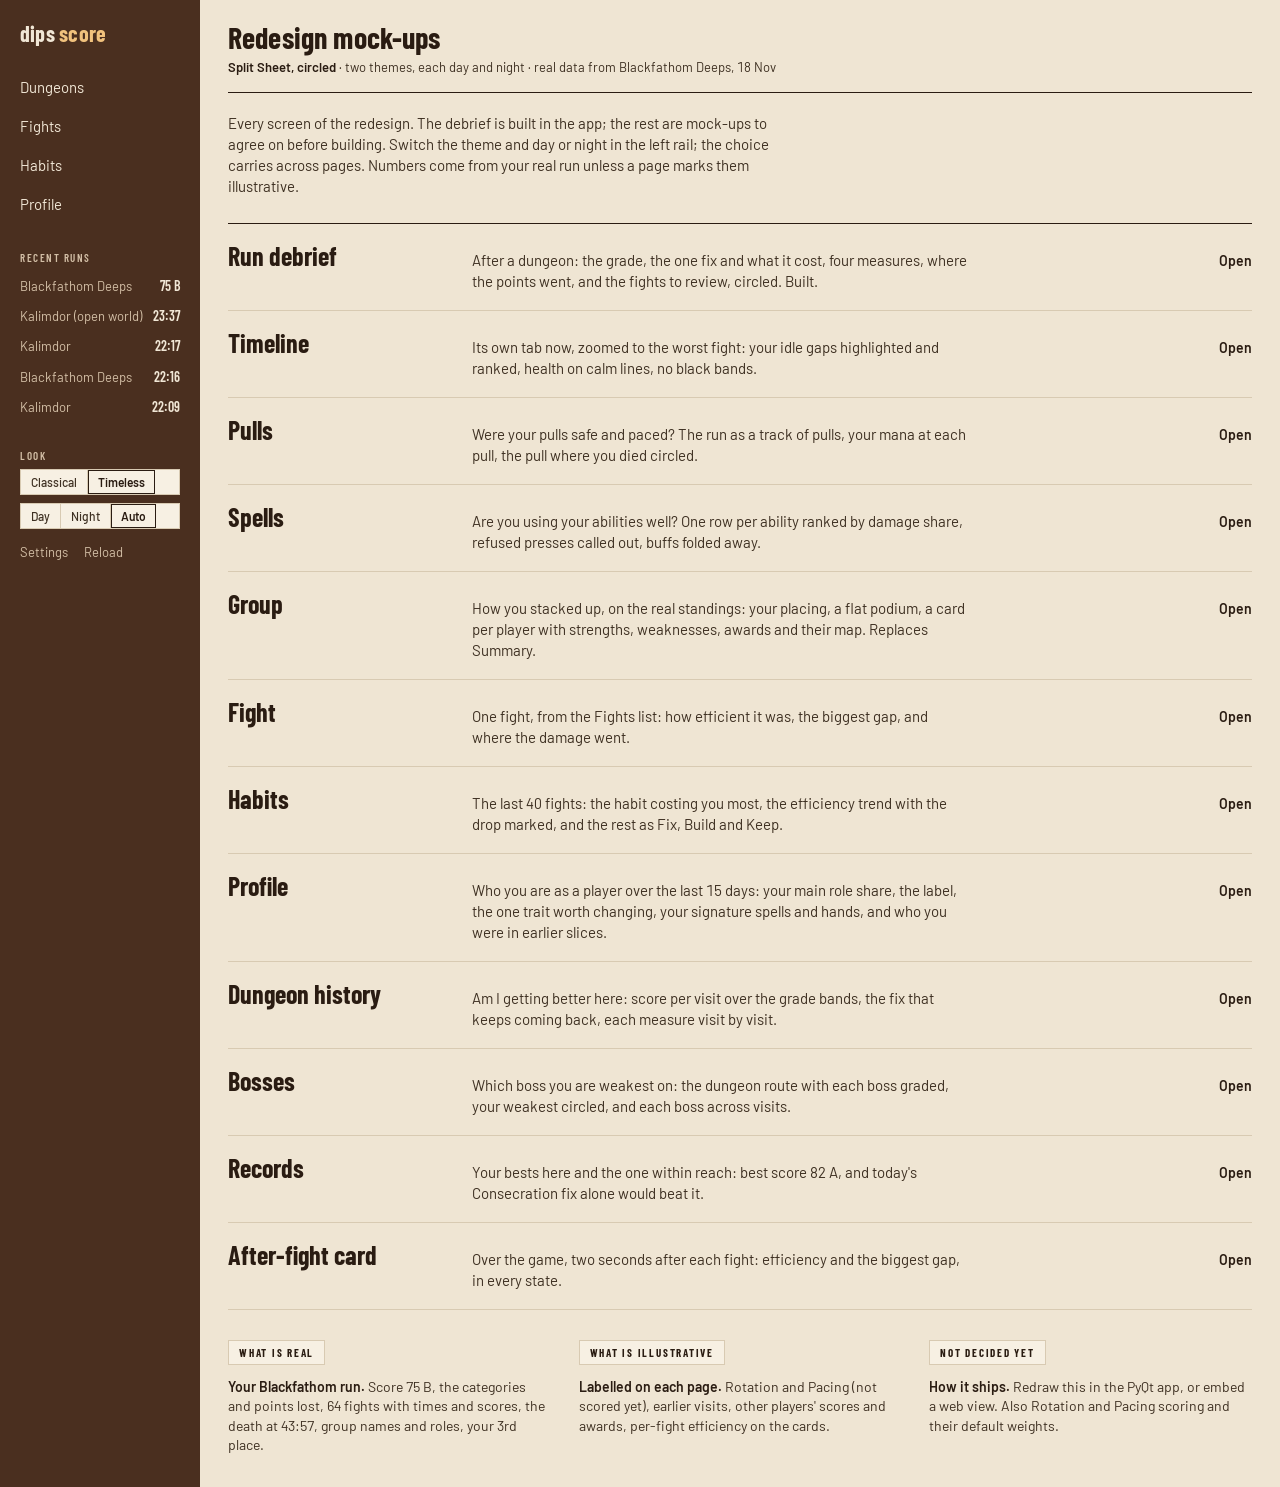
<file: docs/design/mockups/index.html>
<!doctype html>
<html lang="en">
<head>
<meta charset="utf-8"><meta name="viewport" content="width=device-width, initial-scale=1">
<title>projectArthas mock-ups</title>
<link href="https://fonts.googleapis.com/css2?family=Barlow:wght@400;500;600&family=Barlow+Condensed:wght@500;600;700&family=Caveat:wght@600&display=swap" rel="stylesheet">
<link rel="stylesheet" href="assets/theme.css">
<script src="assets/theme.js"></script>
<style>
  .lead { max-width: 68ch; color: var(--tx2); font-size: 15px; margin-bottom: 26px; }
  .pages { border-top: 1px solid var(--tx); }
  .pages a { display: grid; grid-template-columns: 220px 1fr 140px; gap: 24px; align-items: baseline; padding: 18px 0; border-bottom: 1px solid var(--ln); text-decoration: none; }
  .pages a:hover h2 { text-decoration: underline; text-underline-offset: 4px; }
  .pages h2 { font: 700 26px/1.1 "Barlow Condensed", sans-serif; }
  .pages p { color: var(--tx2); font-size: 15px; max-width: 62ch; }
  .pages .open { justify-self: end; font: 600 14px Barlow, sans-serif; color: var(--tx); }
  .notes { margin-top: 30px; display: grid; grid-template-columns: repeat(3, 1fr); gap: 28px; }
  .notes p { margin-top: 12px; } .notes p b { color: var(--tx); font-weight: 600; }
  .notes p { color: var(--tx2); font-size: 14px; }
</style>
</head>
<body>
<div class="app">
  <aside class="rail">
    <div class="logo">dips <span>score</span></div>
    <nav aria-label="Sections">
      <a href="history.html">Dungeons</a>
      <a href="fight.html">Fights</a>
      <a href="habits.html">Habits</a>
      <a href="profile.html">Profile</a>
    </nav>
    <div class="rl">Recent runs</div>
    <a class="run" href="debrief.html"><span>Blackfathom Deeps</span><b>75 B</b></a>
    <a class="run" href="#"><span>Kalimdor (open world)</span><b>23:37</b></a>
    <a class="run" href="#"><span>Kalimdor</span><b>22:17</b></a>
    <a class="run" href="#"><span>Blackfathom Deeps</span><b>22:16</b></a>
    <a class="run" href="#"><span>Kalimdor</span><b>22:09</b></a>
    <div class="rl">Look</div>
    <div style="padding:0 20px;display:grid;gap:8px">
      <div class="seg" role="group" aria-label="Theme"><button data-set-theme="classical">Classical</button><button data-set-theme="timeless">Timeless</button></div>
      <div class="seg" role="group" aria-label="Day or night"><button data-set-mode="day">Day</button><button data-set-mode="night">Night</button><button data-set-mode="auto">Auto</button></div>
    </div>
    <div class="rlinks"><a href="#">Settings</a><a href="#">Reload</a></div>
  </aside>
  <main class="main">
    <header class="top">
      <div><h1>Redesign mock-ups</h1><div class="meta"><b>Split Sheet, circled</b> · two themes, each day and night · real data from Blackfathom Deeps, 18 Nov</div></div>
    </header>
    <p class="lead">Every screen of the redesign. The debrief is built in the app; the rest are mock-ups to agree on before building. Switch the theme and day or night in the left rail; the choice carries across pages. Numbers come from your real run unless a page marks them illustrative.</p>
    <div class="pages">
      <a href="debrief.html"><h2>Run debrief</h2><p>After a dungeon: the grade, the one fix and what it cost, four measures, where the points went, and the fights to review, circled. Built.</p><span class="open">Open</span></a>
      <a href="timeline.html"><h2>Timeline</h2><p>Its own tab now, zoomed to the worst fight: your idle gaps highlighted and ranked, health on calm lines, no black bands.</p><span class="open">Open</span></a>
      <a href="pulls.html"><h2>Pulls</h2><p>Were your pulls safe and paced? The run as a track of pulls, your mana at each pull, the pull where you died circled.</p><span class="open">Open</span></a>
      <a href="spells.html"><h2>Spells</h2><p>Are you using your abilities well? One row per ability ranked by damage share, refused presses called out, buffs folded away.</p><span class="open">Open</span></a>
      <a href="group.html"><h2>Group</h2><p>How you stacked up, on the real standings: your placing, a flat podium, a card per player with strengths, weaknesses, awards and their map. Replaces Summary.</p><span class="open">Open</span></a>
      <a href="fight.html"><h2>Fight</h2><p>One fight, from the Fights list: how efficient it was, the biggest gap, and where the damage went.</p><span class="open">Open</span></a>
      <a href="habits.html"><h2>Habits</h2><p>The last 40 fights: the habit costing you most, the efficiency trend with the drop marked, and the rest as Fix, Build and Keep.</p><span class="open">Open</span></a>
      <a href="profile.html"><h2>Profile</h2><p>Who you are as a player over the last 15 days: your main role share, the label, the one trait worth changing, your signature spells and hands, and who you were in earlier slices.</p><span class="open">Open</span></a>
      <a href="history.html"><h2>Dungeon history</h2><p>Am I getting better here: score per visit over the grade bands, the fix that keeps coming back, each measure visit by visit.</p><span class="open">Open</span></a>
      <a href="bosses.html"><h2>Bosses</h2><p>Which boss you are weakest on: the dungeon route with each boss graded, your weakest circled, and each boss across visits.</p><span class="open">Open</span></a>
      <a href="records.html"><h2>Records</h2><p>Your bests here and the one within reach: best score 82 A, and today's Consecration fix alone would beat it.</p><span class="open">Open</span></a>
      <a href="fight-card.html"><h2>After-fight card</h2><p>Over the game, two seconds after each fight: efficiency and the biggest gap, in every state.</p><span class="open">Open</span></a>
    </div>
    <div class="notes">
      <div><h2 class="tab">What is real</h2><p><b>Your Blackfathom run.</b> Score 75 B, the categories and points lost, 64 fights with times and scores, the death at 43:57, group names and roles, your 3rd place.</p></div>
      <div><h2 class="tab">What is illustrative</h2><p><b>Labelled on each page.</b> Rotation and Pacing (not scored yet), earlier visits, other players' scores and awards, per-fight efficiency on the cards.</p></div>
      <div><h2 class="tab">Not decided yet</h2><p><b>How it ships.</b> Redraw this in the PyQt app, or embed a web view. Also Rotation and Pacing scoring and their default weights.</p></div>
    </div>
  </main>
</div>
</body>
</html>
</file>
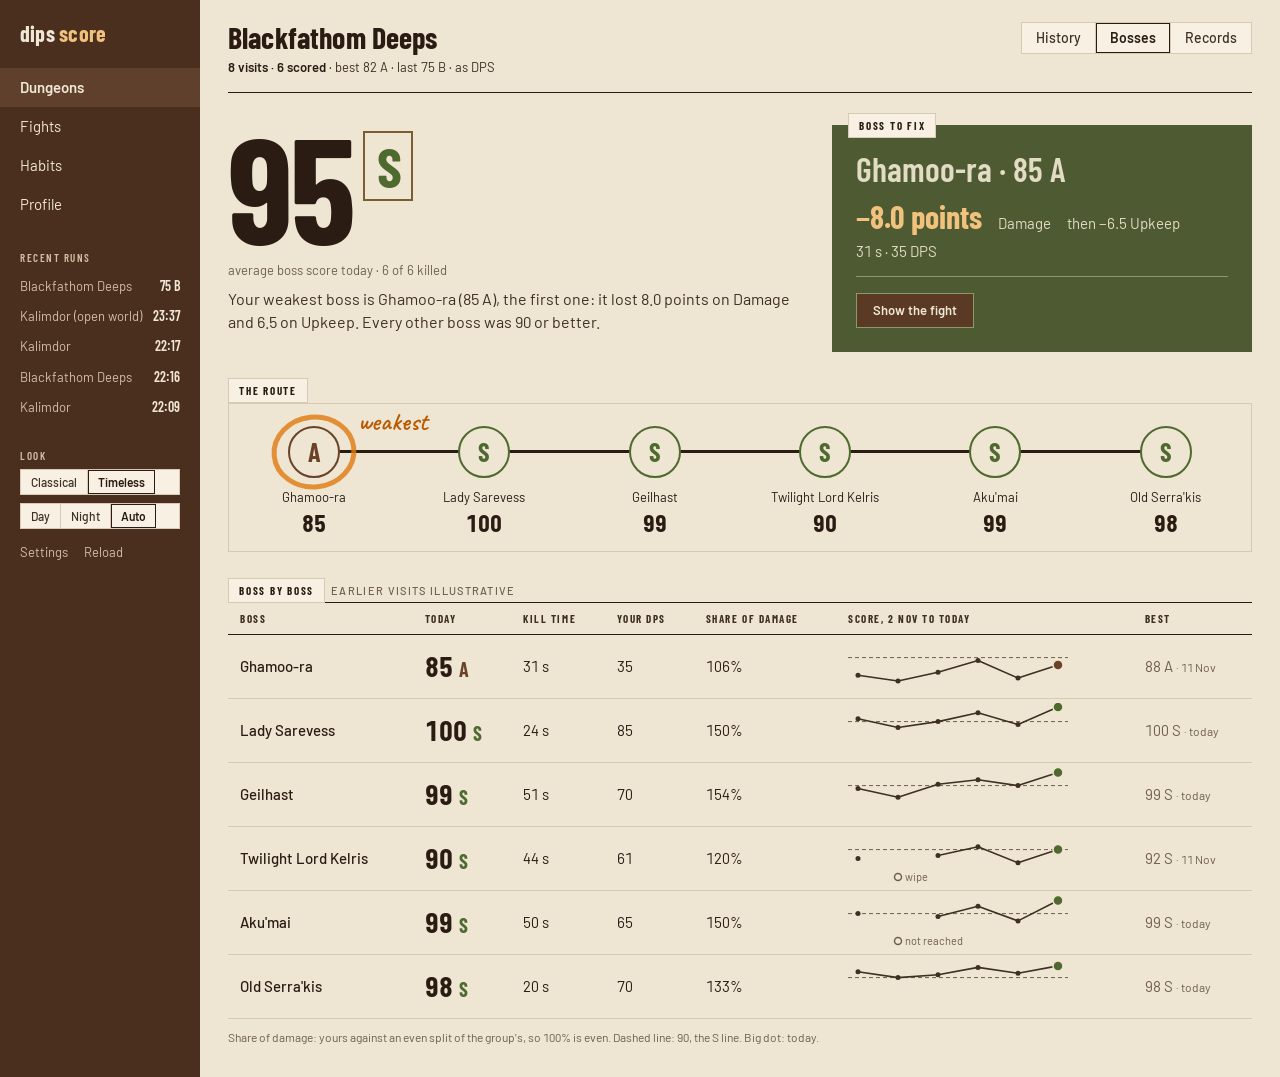
<file: docs/design/mockups/bosses.html>
<!doctype html>
<html lang="en">
<head>
<meta charset="utf-8"><meta name="viewport" content="width=device-width, initial-scale=1">
<title>Blackfathom Deeps bosses - projectArthas</title>
<link href="https://fonts.googleapis.com/css2?family=Barlow:wght@400;500;600&family=Barlow+Condensed:wght@500;600;700&family=Caveat:wght@600&display=swap" rel="stylesheet">
<link rel="stylesheet" href="assets/theme.css">
<script src="assets/theme.js"></script>
<style>
.hero{display:grid;grid-template-columns:minmax(0,1fr) 420px;gap:28px;align-items:start}
.sc{font:700 150px/.8 "Barlow Condensed",sans-serif;letter-spacing:-.02em;display:flex;align-items:flex-start;margin-top:12px}
.sc em{font-style:normal;font-size:56px;line-height:1;margin:6px 0 0 10px;padding:5px 12px;border:2px solid var(--gold)}
.cap{margin-top:16px;font-size:13px;color:var(--mu)}
.vd{font-size:16px;line-height:1.45;margin-top:8px;color:var(--tx2);max-width:600px}
.plate{position:relative;background:var(--plate);color:var(--plate-tx);padding:26px 24px 24px;margin-top:12px}.plate>.tab{position:absolute;top:-12px;left:16px}
.plate .fix-h{font:600 34px/1.08 "Barlow Condensed",sans-serif;margin:0 0 10px}
.plate .m{display:flex;flex-wrap:wrap;column-gap:16px;align-items:baseline}
.plate .m b{font:700 32px "Barlow Condensed",sans-serif;color:var(--plate-ac)}
.plate .m span,.plate p{font-size:15px;color:var(--plate-mu)}
.plate p{margin-top:6px}
.plate .rule{border-top:1px solid var(--plate-ln);margin:14px 0 16px}
.sec{margin-top:26px}
.sec>.illus{margin-left:6px}
.box{border:1px solid var(--ln);background:var(--bg)}
.route{position:relative;list-style:none;display:grid;grid-template-columns:repeat(6,1fr);padding:22px 0 16px}
.route:before{content:"";position:absolute;left:calc(100% / 12);right:calc(100% / 12);top:46px;height:3px;background:var(--tx)}
.st{position:relative;display:flex;flex-direction:column;align-items:center;text-align:center}
.st .o{width:52px;height:52px;border-radius:50%;border:2.5px solid currentColor;background:var(--bg);display:grid;place-items:center;font:700 26px/1 "Barlow Condensed",sans-serif}
.st .n{font-size:13px;margin-top:10px;color:var(--tx)}
.st .s{font-size:24px;font-weight:700;line-height:1;margin-top:4px}
.mark{position:absolute;left:50%;top:-18px;width:180px;height:100px;margin-left:-50px;overflow:visible;pointer-events:none}
.mark text{font:600 26px Caveat,cursive;fill:var(--hl-note)}
table{width:100%;border-collapse:collapse;margin-top:-1px}
thead th{text-align:left;font:700 11px/1 "Barlow Condensed",sans-serif;letter-spacing:.14em;text-transform:uppercase;color:var(--tx2);padding:10px 12px;border-top:1px solid var(--tx);border-bottom:1px solid var(--tx)}
tbody th,td{padding:5px 12px;border-bottom:1px solid var(--ln);font-size:15px;text-align:left;vertical-align:middle}
tbody th{font-weight:500}
td.tdy{font-size:28px;font-weight:700;line-height:1} td.tdy b{font-size:20px}
td.sp{padding-top:4px;padding-bottom:2px}
td.mu{color:var(--mu)} td.mu small{font-size:12px}
.foot{margin-top:10px;font-size:12px;color:var(--mu)}
</style>
</head>
<body>
<div class="app">
  <aside class="rail">
    <div class="logo">dips <span>score</span></div>
    <nav aria-label="Sections">
      <a href="history.html" aria-current="page">Dungeons</a>
      <a href="fight.html">Fights</a>
      <a href="habits.html">Habits</a>
      <a href="profile.html">Profile</a>
    </nav>
    <div class="rl">Recent runs</div>
    <a class="run" href="debrief.html"><span>Blackfathom Deeps</span><b>75 B</b></a>
    <a class="run" href="#"><span>Kalimdor (open world)</span><b>23:37</b></a>
    <a class="run" href="#"><span>Kalimdor</span><b>22:17</b></a>
    <a class="run" href="#"><span>Blackfathom Deeps</span><b>22:16</b></a>
    <a class="run" href="#"><span>Kalimdor</span><b>22:09</b></a>
    <div class="rl">Look</div>
    <div style="padding:0 20px;display:grid;gap:8px">
      <div class="seg" role="group" aria-label="Theme"><button data-set-theme="classical">Classical</button><button data-set-theme="timeless">Timeless</button></div>
      <div class="seg" role="group" aria-label="Day or night"><button data-set-mode="day">Day</button><button data-set-mode="night">Night</button><button data-set-mode="auto">Auto</button></div>
    </div>
    <div class="rlinks"><a href="#">Settings</a><a href="#">Reload</a></div>
  </aside>
  <main class="main">
    <header class="top">
      <div><h1>Blackfathom Deeps</h1><div class="meta"><b>8 visits · 6 scored</b> · best 82 A · last 75 B · as DPS</div></div>
      <nav class="tabs" aria-label="Dungeon views"><a href="history.html">History</a><a href="bosses.html" aria-current="page">Bosses</a><a href="records.html">Records</a></nav>
    </header>

    <div class="hero">
      <div>
        <div class="sc c"><span data-count="95">95</span><em class="g-S">S</em></div>
        <p class="cap">average boss score today · 6 of 6 killed</p>
        <p class="vd">Your weakest boss is Ghamoo-ra (85 A), the first one: it lost 8.0 points on Damage and 6.5 on Upkeep. Every other boss was 90 or better.</p>
      </div>
      <section class="plate" aria-labelledby="bfix">
        <h2 class="tab" id="bfix">Boss to fix</h2>
        <p class="fix-h">Ghamoo-ra · 85 A</p>
        <div class="m"><b>−8.0 points</b><span>Damage</span><span>then −6.5 Upkeep</span></div>
        <p>31 s · 35 DPS</p>
        <div class="rule"></div>
        <a class="btn" href="fight.html">Show the fight</a>
      </section>
    </div>

    <section class="sec" aria-label="The route">
      <span class="tab">The route</span>
      <div class="box"><ol class="route"><li class="st"><svg class="mark" viewBox="0 0 180 100" aria-hidden="true"><ellipse class="hl-stroke" data-draw style="--len:240;--i:0" cx="50" cy="44" rx="40" ry="35" transform="rotate(-6 50 44)" stroke-width="5" stroke-linecap="round" opacity=".8"/><text data-fade x="94" y="22">weakest</text></svg><span class="o g-A">A</span><span class="n">Ghamoo-ra</span><span class="s c">85</span></li><li class="st"><span class="o g-S">S</span><span class="n">Lady Sarevess</span><span class="s c">100</span></li><li class="st"><span class="o g-S">S</span><span class="n">Geilhast</span><span class="s c">99</span></li><li class="st"><span class="o g-S">S</span><span class="n">Twilight Lord Kelris</span><span class="s c">90</span></li><li class="st"><span class="o g-S">S</span><span class="n">Aku'mai</span><span class="s c">99</span></li><li class="st"><span class="o g-S">S</span><span class="n">Old Serra'kis</span><span class="s c">98</span></li></ol></div>
    </section>

    <section class="sec" aria-label="Boss by boss">
      <span class="tab">Boss by boss</span><span class="illus">earlier visits illustrative</span>
      <table><thead><tr><th scope="col">Boss</th><th scope="col">Today</th><th scope="col">Kill time</th><th scope="col">Your DPS</th><th scope="col">Share of damage</th><th scope="col">Score, 2 Nov to today</th><th scope="col">Best</th></tr></thead>
      <tbody><tr><th scope="row">Ghamoo-ra</th><td class="tdy c">85 <b class="g-A">A</b></td><td>31 s</td><td>35</td><td>106%</td><td class="sp"><svg width="220" height="52" viewBox="0 0 220 52" role="img" aria-label="Ghamoo-ra score per visit: 2 Nov 78, 5 Nov 74, 8 Nov 80, 11 Nov 88, 14 Nov 76, today 85"><line x1="0" x2="220" y1="18.6" y2="18.6" stroke="var(--mu)" stroke-width="1" stroke-dasharray="4 3"/><polyline points="10,36.2 50,42.0 90,33.2 130,21.5 170,39.1 210,25.9" fill="none" stroke="var(--tx2)" stroke-width="1.6" stroke-linejoin="round"/><circle cx="10" cy="36.2" r="2.5" fill="var(--tx2)"/><circle cx="50" cy="42.0" r="2.5" fill="var(--tx2)"/><circle cx="90" cy="33.2" r="2.5" fill="var(--tx2)"/><circle cx="130" cy="21.5" r="2.5" fill="var(--tx2)"/><circle cx="170" cy="39.1" r="2.5" fill="var(--tx2)"/><circle class="g-A" cx="210" cy="25.9" r="5" fill="currentColor" stroke="var(--bg)" stroke-width="1.5"/></svg></td><td class="mu">88 A <small>· 11 Nov</small></td></tr><tr><th scope="row">Lady Sarevess</th><td class="tdy c">100 <b class="g-S">S</b></td><td>24 s</td><td>85</td><td>150%</td><td class="sp"><svg width="220" height="52" viewBox="0 0 220 52" role="img" aria-label="Lady Sarevess score per visit: 2 Nov 92, 5 Nov 86, 8 Nov 90, 11 Nov 96, 14 Nov 88, today 100"><line x1="0" x2="220" y1="18.6" y2="18.6" stroke="var(--mu)" stroke-width="1" stroke-dasharray="4 3"/><polyline points="10,15.7 50,24.5 90,18.6 130,9.8 170,21.5 210,4.0" fill="none" stroke="var(--tx2)" stroke-width="1.6" stroke-linejoin="round"/><circle cx="10" cy="15.7" r="2.5" fill="var(--tx2)"/><circle cx="50" cy="24.5" r="2.5" fill="var(--tx2)"/><circle cx="90" cy="18.6" r="2.5" fill="var(--tx2)"/><circle cx="130" cy="9.8" r="2.5" fill="var(--tx2)"/><circle cx="170" cy="21.5" r="2.5" fill="var(--tx2)"/><circle class="g-S" cx="210" cy="4.0" r="5" fill="currentColor" stroke="var(--bg)" stroke-width="1.5"/></svg></td><td class="mu">100 S <small>· today</small></td></tr><tr><th scope="row">Geilhast</th><td class="tdy c">99 <b class="g-S">S</b></td><td>51 s</td><td>70</td><td>154%</td><td class="sp"><svg width="220" height="52" viewBox="0 0 220 52" role="img" aria-label="Geilhast score per visit: 2 Nov 88, 5 Nov 82, 8 Nov 91, 11 Nov 94, 14 Nov 90, today 99"><line x1="0" x2="220" y1="18.6" y2="18.6" stroke="var(--mu)" stroke-width="1" stroke-dasharray="4 3"/><polyline points="10,21.5 50,30.3 90,17.2 130,12.8 170,18.6 210,5.5" fill="none" stroke="var(--tx2)" stroke-width="1.6" stroke-linejoin="round"/><circle cx="10" cy="21.5" r="2.5" fill="var(--tx2)"/><circle cx="50" cy="30.3" r="2.5" fill="var(--tx2)"/><circle cx="90" cy="17.2" r="2.5" fill="var(--tx2)"/><circle cx="130" cy="12.8" r="2.5" fill="var(--tx2)"/><circle cx="170" cy="18.6" r="2.5" fill="var(--tx2)"/><circle class="g-S" cx="210" cy="5.5" r="5" fill="currentColor" stroke="var(--bg)" stroke-width="1.5"/></svg></td><td class="mu">99 S <small>· today</small></td></tr><tr><th scope="row">Twilight Lord Kelris</th><td class="tdy c">90 <b class="g-S">S</b></td><td>44 s</td><td>61</td><td>120%</td><td class="sp"><svg width="220" height="52" viewBox="0 0 220 52" role="img" aria-label="Twilight Lord Kelris score per visit: 2 Nov 84, 5 Nov wipe, 8 Nov 86, 11 Nov 92, 14 Nov 81, today 90"><line x1="0" x2="220" y1="18.6" y2="18.6" stroke="var(--mu)" stroke-width="1" stroke-dasharray="4 3"/><polyline points="90,24.5 130,15.7 170,31.8 210,18.6" fill="none" stroke="var(--tx2)" stroke-width="1.6" stroke-linejoin="round"/><circle cx="10" cy="27.4" r="2.5" fill="var(--tx2)"/><circle cx="50" cy="46" r="3.5" fill="var(--bg)" stroke="var(--mu)" stroke-width="1.5"/><text x="57" y="50" font-size="11" fill="var(--mu)">wipe</text><circle cx="90" cy="24.5" r="2.5" fill="var(--tx2)"/><circle cx="130" cy="15.7" r="2.5" fill="var(--tx2)"/><circle cx="170" cy="31.8" r="2.5" fill="var(--tx2)"/><circle class="g-S" cx="210" cy="18.6" r="5" fill="currentColor" stroke="var(--bg)" stroke-width="1.5"/></svg></td><td class="mu">92 S <small>· 11 Nov</small></td></tr><tr><th scope="row">Aku'mai</th><td class="tdy c">99 <b class="g-S">S</b></td><td>50 s</td><td>65</td><td>150%</td><td class="sp"><svg width="220" height="52" viewBox="0 0 220 52" role="img" aria-label="Aku'mai score per visit: 2 Nov 90, 5 Nov not reached, 8 Nov 88, 11 Nov 95, 14 Nov 85, today 99"><line x1="0" x2="220" y1="18.6" y2="18.6" stroke="var(--mu)" stroke-width="1" stroke-dasharray="4 3"/><polyline points="90,21.5 130,11.3 170,25.9 210,5.5" fill="none" stroke="var(--tx2)" stroke-width="1.6" stroke-linejoin="round"/><circle cx="10" cy="18.6" r="2.5" fill="var(--tx2)"/><circle cx="50" cy="46" r="3.5" fill="var(--bg)" stroke="var(--mu)" stroke-width="1.5"/><text x="57" y="50" font-size="11" fill="var(--mu)">not reached</text><circle cx="90" cy="21.5" r="2.5" fill="var(--tx2)"/><circle cx="130" cy="11.3" r="2.5" fill="var(--tx2)"/><circle cx="170" cy="25.9" r="2.5" fill="var(--tx2)"/><circle class="g-S" cx="210" cy="5.5" r="5" fill="currentColor" stroke="var(--bg)" stroke-width="1.5"/></svg></td><td class="mu">99 S <small>· today</small></td></tr><tr><th scope="row">Old Serra'kis</th><td class="tdy c">98 <b class="g-S">S</b></td><td>20 s</td><td>70</td><td>133%</td><td class="sp"><svg width="220" height="52" viewBox="0 0 220 52" role="img" aria-label="Old Serra'kis score per visit: 2 Nov 94, 5 Nov 90, 8 Nov 92, 11 Nov 97, 14 Nov 93, today 98"><line x1="0" x2="220" y1="18.6" y2="18.6" stroke="var(--mu)" stroke-width="1" stroke-dasharray="4 3"/><polyline points="10,12.8 50,18.6 90,15.7 130,8.4 170,14.2 210,6.9" fill="none" stroke="var(--tx2)" stroke-width="1.6" stroke-linejoin="round"/><circle cx="10" cy="12.8" r="2.5" fill="var(--tx2)"/><circle cx="50" cy="18.6" r="2.5" fill="var(--tx2)"/><circle cx="90" cy="15.7" r="2.5" fill="var(--tx2)"/><circle cx="130" cy="8.4" r="2.5" fill="var(--tx2)"/><circle cx="170" cy="14.2" r="2.5" fill="var(--tx2)"/><circle class="g-S" cx="210" cy="6.9" r="5" fill="currentColor" stroke="var(--bg)" stroke-width="1.5"/></svg></td><td class="mu">98 S <small>· today</small></td></tr></tbody></table>
      <p class="foot">Share of damage: yours against an even split of the group's, so 100% is even. Dashed line: 90, the S line. Big dot: today.</p>
    </section>
  </main>
</div>
</body>
</html>
</file>
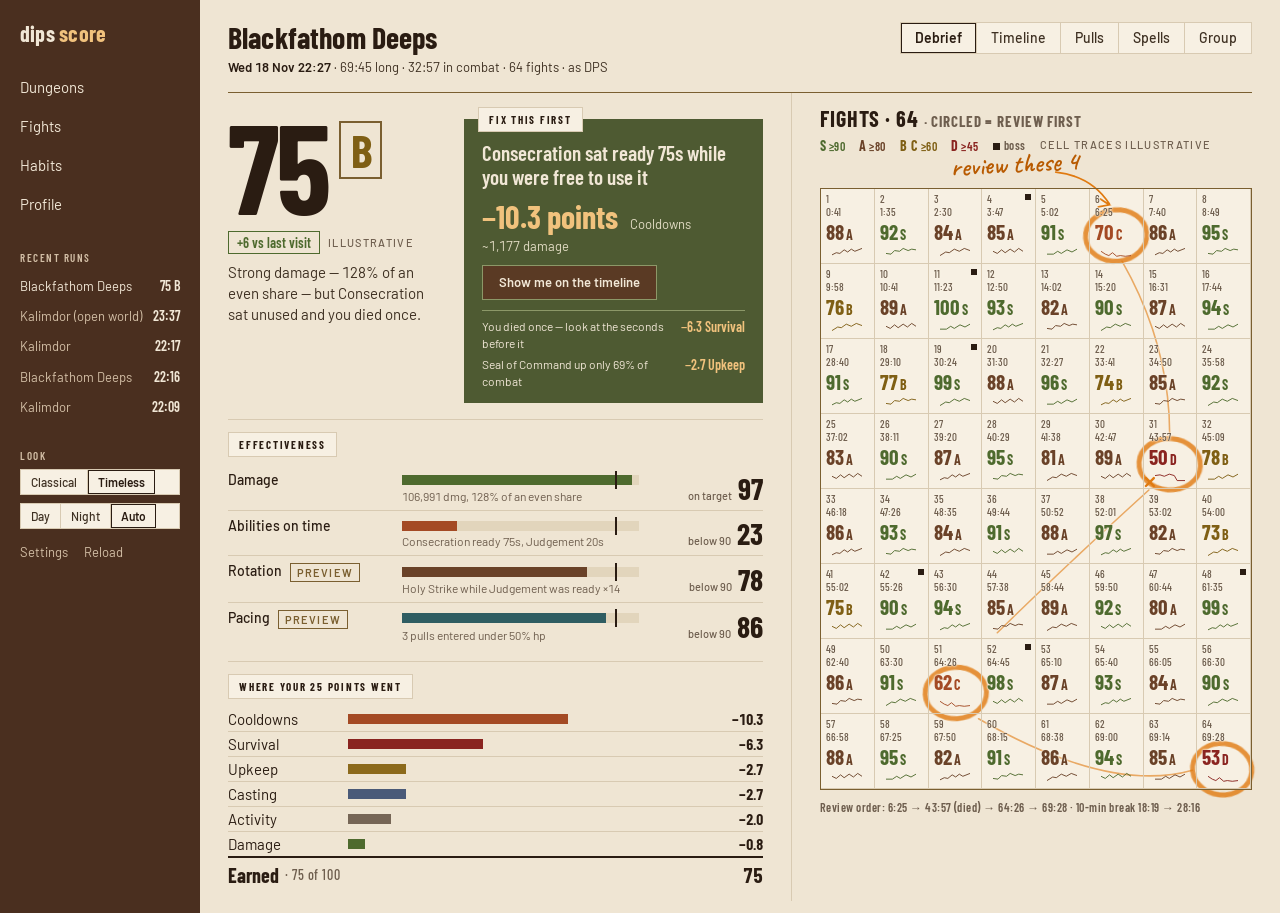
<file: docs/design/mockups/debrief.html>
<!doctype html>
<html lang="en">
<head>
<meta charset="utf-8"><meta name="viewport" content="width=device-width, initial-scale=1">
<title>Run debrief</title>
<link href="https://fonts.googleapis.com/css2?family=Barlow:wght@400;500;600&family=Barlow+Condensed:wght@500;600;700&family=Caveat:wght@600&display=swap" rel="stylesheet">
<link rel="stylesheet" href="assets/theme.css">
<script src="assets/theme.js"></script>
<style>
.main{display:flex;flex-direction:column;padding-bottom:12px}
.top{margin-bottom:0;border-bottom-color:var(--gold)}
.deb{display:grid;grid-template-columns:minmax(0,1fr) 460px;flex:1}
.lcol{padding-right:28px;border-right:1px solid var(--ln);min-width:0}
.rcol{padding-left:28px;display:flex;flex-direction:column;padding-top:12px}
.hero{display:grid;grid-template-columns:260px minmax(0,1fr);gap:28px;padding:14px 0 16px;border-bottom:1px solid var(--ln)}
.sc{font:700 150px/.8 "Barlow Condensed",sans-serif;letter-spacing:-.02em;display:flex;align-items:flex-start;margin-top:8px}
.sc em{font-style:normal;font-size:56px;line-height:1;margin:6px 0 0 10px;padding:5px 12px;border:2px solid var(--gold);color:var(--gB)}
.chip{margin-top:16px;display:flex;align-items:center;gap:8px}
.chip b{font:600 14px "Barlow Condensed",sans-serif;color:var(--gS);border:1px solid var(--gS);padding:2px 8px}
.vd{font-size:15px;line-height:1.4;margin-top:8px;color:var(--tx2)}
.fix{position:relative;margin-top:12px;background:var(--plate);color:var(--plate-tx);padding:22px 18px 14px;display:flex;flex-direction:column;align-self:start}
.fix .tab{position:absolute;top:-12px;left:14px}
.fix .fix-h{font:600 23px/1.15 "Barlow Condensed",sans-serif;margin:0 0 8px}
.fix .m{display:flex;flex-wrap:wrap;column-gap:18px;row-gap:2px;align-items:baseline}.fix .m b,.fix .m span{white-space:nowrap}
.fix .m b{font:700 32px "Barlow Condensed",sans-serif;color:var(--plate-ac)}
.fix .m span{font-size:13px;color:var(--plate-mu)}
.fix .btn{margin-top:10px;align-self:flex-start;border-color:var(--plate-ln)}
.nx{margin-top:10px;border-top:1px solid var(--plate-ln);padding-top:7px;display:grid;gap:4px;font-size:13px}
.nx div{display:flex;justify-content:space-between;gap:10px}
.nx b{font:600 14px "Barlow Condensed",sans-serif;color:var(--plate-ac);white-space:nowrap}
.sec{padding:12px 0;border-bottom:1px solid var(--ln)}.sec.l{border-bottom:0}
.sec .tab{margin-bottom:8px}
.ef{display:grid;grid-template-columns:160px 1fr 110px;align-items:center;gap:0 14px;padding:5px 0;border-top:1px solid var(--ln)}
.sec .tab+.ef{border-top:0}
.ef .n{font-weight:500}.ef .n .tag{margin-left:8px}
.ef .t{font:700 30px/1 "Barlow Condensed",sans-serif;display:flex;justify-content:flex-end;align-items:baseline;gap:6px;grid-row:span 2}
.ef .t small{font:500 11px Barlow,sans-serif;color:var(--mu);white-space:nowrap}
.bar{position:relative;height:10px;background:var(--track)}.bar i{position:absolute;left:0;top:0;bottom:0}
.bar u{position:absolute;left:90%;top:-4px;bottom:-4px;width:2px;background:var(--tx)}
.ef p{grid-column:2;font-size:12px;color:var(--mu);margin-top:-2px}
.bk{display:grid;grid-template-columns:120px 240px 1fr;align-items:stretch}
.bk>*{padding:3px 0;border-top:1px solid var(--ln);display:flex;align-items:center}.bk>.v{justify-content:flex-end}.bk>.f{border-top:0}
.bk .n{font-size:15px;line-height:18px}.bk .v{font-size:15px;line-height:18px;font-weight:700;text-align:right}
.bk .b{display:block;height:10px}
.bk .e{gap:6px;border-top:2px solid var(--tx);padding-top:6px;font:700 20px/22px "Barlow Condensed",sans-serif;grid-column:1/3}
.bk .e small{font:500 14px "Barlow Condensed",sans-serif;color:var(--mu);letter-spacing:.04em}
.bk .e+.v{border-top:2px solid var(--tx);padding-top:6px;font-size:20px;line-height:22px}
.rcol h3{font:700 22px "Barlow Condensed",sans-serif;letter-spacing:.04em;text-transform:uppercase;padding-bottom:6px}
.rcol h3 i{font-style:normal;color:var(--mu);font-size:15px}
.key{display:flex;gap:14px;align-items:center;font:600 12px "Barlow Condensed",sans-serif;letter-spacing:.04em;color:var(--mu)}
.key b{font-weight:700;font-size:14px}.key .k{width:7px;height:7px;background:var(--tx);display:inline-block;margin-right:4px}
.gw{position:relative;width:432px;margin-top:34px;background:var(--panel)}
.g{position:relative;z-index:1;display:grid;grid-template-columns:repeat(8,1fr);grid-auto-rows:75px;border:1px solid var(--gold)}
.g i{position:relative;box-shadow:inset -1px -1px 0 var(--ln);padding:4px 5px;font-style:normal;display:flex;flex-direction:column}
.g s{text-decoration:none;font:500 11px/12px "Barlow Condensed",sans-serif;color:var(--mu)}
.g em{font:500 11px/13px "Barlow Condensed",sans-serif;color:var(--mu);font-style:normal}
.g b{font:700 21px/24px "Barlow Condensed",sans-serif;margin-top:2px}
.g s,.g em,.g b{text-shadow:0 0 3px var(--panel),0 0 2px var(--panel),0 0 1px var(--panel)}
.g b u{text-decoration:none;font-size:14px;margin-left:2px}
.g svg{width:42px;height:14px;margin-top:auto;margin-bottom:3px}
.g i.k:after{content:"";position:absolute;right:5px;top:5px;width:6px;height:6px;background:var(--tx)}
.ov{position:absolute;z-index:0;left:0;top:0;width:432px;height:100%;overflow:visible;fill:none;pointer-events:none}
.ov text{font:600 27px Caveat,cursive;fill:var(--hl-note);stroke:none}
.foot{margin-top:10px;font:600 12px "Barlow Condensed",sans-serif;letter-spacing:.04em;color:var(--mu)}
@media (max-width:1419px){.hero{grid-template-columns:214px minmax(0,1fr);gap:22px}.sc{font-size:126px}.sc em{font-size:46px;padding:4px 10px}.fix .fix-h{font-size:21px}.fix .m{column-gap:12px}.nx{font-size:12px}}
</style>
</head>
<body>
<div class="app">
  <aside class="rail">
    <div class="logo">dips <span>score</span></div>
    <nav aria-label="Sections">
      <a href="history.html">Dungeons</a>
      <a href="fight.html">Fights</a>
      <a href="habits.html">Habits</a>
      <a href="profile.html">Profile</a>
    </nav>
    <div class="rl">Recent runs</div>
    <a class="run" href="debrief.html" aria-current="page"><span>Blackfathom Deeps</span><b>75 B</b></a>
    <a class="run" href="#"><span>Kalimdor (open world)</span><b>23:37</b></a>
    <a class="run" href="#"><span>Kalimdor</span><b>22:17</b></a>
    <a class="run" href="#"><span>Blackfathom Deeps</span><b>22:16</b></a>
    <a class="run" href="#"><span>Kalimdor</span><b>22:09</b></a>
    <div class="rl">Look</div>
    <div style="padding:0 20px;display:grid;gap:8px">
      <div class="seg" role="group" aria-label="Theme"><button data-set-theme="classical">Classical</button><button data-set-theme="timeless">Timeless</button></div>
      <div class="seg" role="group" aria-label="Day or night"><button data-set-mode="day">Day</button><button data-set-mode="night">Night</button><button data-set-mode="auto">Auto</button></div>
    </div>
    <div class="rlinks"><a href="#">Settings</a><a href="#">Reload</a></div>
  </aside>
  <main class="main">
    <header class="top">
      <div><h1>Blackfathom Deeps</h1><div class="meta"><b>Wed 18 Nov 22:27</b> · 69:45 long · 32:57 in combat · 64 fights · as DPS</div></div>
      <nav class="tabs" aria-label="Run views"><a href="debrief.html" aria-current="page">Debrief</a><a href="timeline.html">Timeline</a><a href="pulls.html">Pulls</a><a href="spells.html">Spells</a><a href="group.html">Group</a></nav>
    </header>
    <div class="deb">
      <div class="lcol">
        <div class="hero">
          <div>
            <div class="sc c"><span data-count="75">75</span><em>B</em></div>
            <div class="chip"><b>+6 vs last visit</b><span class="illus">illustrative</span></div>
            <p class="vd">Strong damage — 128% of an even share — but Consecration sat unused and you died once.</p>
          </div>
          <section class="fix" aria-labelledby="fixh">
            <h2 class="tab" id="fixh">Fix this first</h2>
            <p class="fix-h">Consecration sat ready 75s while you were free to use it</p>
            <div class="m"><b>−10.3 points</b><span>Cooldowns</span><span>~1,177 damage</span></div>
            <a class="btn" href="#">Show me on the timeline</a>
            <div class="nx"><div><span>You died once — look at the seconds before it</span><b>−6.3 Survival</b></div><div><span>Seal of Command up only 69% of combat</span><b>−2.7 Upkeep</b></div></div>
          </section>
        </div>
        <section class="sec"><span class="tab">Effectiveness</span>
<div class="ef"><span class="n">Damage</span><div class="bar"><i data-grow style="--i:0;width:97%;background:var(--m-dmg)"></i><u></u></div><span class="t c"><small>on target</small>97</span><p>106,991 dmg, 128% of an even share</p></div>
<div class="ef"><span class="n">Abilities on time</span><div class="bar"><i data-grow style="--i:1;width:23%;background:var(--m-cd)"></i><u></u></div><span class="t c"><small>below 90</small>23</span><p>Consecration ready 75s, Judgement 20s</p></div>
<div class="ef"><span class="n">Rotation<span class="tag">preview</span></span><div class="bar"><i data-grow style="--i:2;width:78%;background:var(--m-rot)"></i><u></u></div><span class="t c"><small>below 90</small>78</span><p>Holy Strike while Judgement was ready ×14</p></div>
<div class="ef"><span class="n">Pacing<span class="tag">preview</span></span><div class="bar"><i data-grow style="--i:3;width:86%;background:var(--m-pace)"></i><u></u></div><span class="t c"><small>below 90</small>86</span><p>3 pulls entered under 50% hp</p></div>
        </section>
        <section class="sec l"><span class="tab">Where your 25 points went</span>
          <div class="bk"><span class="n f">Cooldowns</span><span class="f"><i class="b" data-grow style="--i:4;width:220px;background:var(--m-cd)"></i></span><span class="v c f">−10.3</span><span class="n">Survival</span><span class=""><i class="b" data-grow style="--i:5;width:135px;background:var(--m-surv)"></i></span><span class="v c">−6.3</span><span class="n">Upkeep</span><span class=""><i class="b" data-grow style="--i:6;width:58px;background:var(--m-upk)"></i></span><span class="v c">−2.7</span><span class="n">Casting</span><span class=""><i class="b" data-grow style="--i:7;width:58px;background:var(--m-cast)"></i></span><span class="v c">−2.7</span><span class="n">Activity</span><span class=""><i class="b" data-grow style="--i:8;width:43px;background:var(--m-act)"></i></span><span class="v c">−2.0</span><span class="n">Damage</span><span class=""><i class="b" data-grow style="--i:9;width:17px;background:var(--m-dmg)"></i></span><span class="v c">−0.8</span><span class="e c">Earned <small>· 75 of 100</small></span><span class="v c">75</span></div>
        </section>
      </div>
      <div class="rcol">
        <h3>Fights · 64 <i>· circled = review first</i></h3>
        <div class="key"><span class="g-S"><b>S</b> ≥90</span><span class="g-A"><b>A</b> ≥80</span><span class="g-B"><b>B C</b> ≥60</span><span class="g-D"><b>D</b> ≥45</span><span><span class="k"></span>boss</span><span class="illus">cell traces illustrative</span></div>
        <div class="gw"><svg width="0" height="0" style="position:absolute"><defs><symbol id="a" viewBox="0 0 42 14"><polyline fill="none" stroke="currentColor" stroke-width="1.3" points="0,11 6,8 11,9 17,4 22,7 27,3 32,6 42,2"/></symbol><symbol id="b" viewBox="0 0 42 14"><polyline fill="none" stroke="currentColor" stroke-width="1.3" points="0,9 7,10 12,5 19,6 24,2 31,5 36,3 42,4"/></symbol><symbol id="c" viewBox="0 0 42 14"><polyline fill="none" stroke="currentColor" stroke-width="1.3" points="0,12 8,7 13,8 20,3 27,6 34,2 42,5"/></symbol><symbol id="d" viewBox="0 0 42 14"><polyline fill="none" stroke="currentColor" stroke-width="1.3" points="0,6 6,9 12,4 17,8 24,3 30,7 36,2 42,6"/></symbol><symbol id="e" viewBox="0 0 42 14"><polyline fill="none" stroke="currentColor" stroke-width="1.3" points="0,10 9,10 15,6 20,9 28,4 35,7 42,3"/></symbol><symbol id="f" viewBox="0 0 42 14"><polyline fill="none" stroke="currentColor" stroke-width="1.3" points="0,6 6,10 11,12 16,8 22,13 27,12 34,13 42,12"/></symbol><symbol id="g" viewBox="0 0 42 14"><polyline fill="none" stroke="currentColor" stroke-width="1.3" points="0,5 7,4 13,6 20,3 27,5 31,12 42,12"/></symbol></defs></svg>
<div class="g c">
<i class="g-A"><s>1</s><em>0:41</em><b>88<u>A</u></b><svg viewBox="0 0 42 14" aria-hidden="true"><use href="#a"/></svg></i>
<i class="g-S"><s>2</s><em>1:35</em><b>92<u>S</u></b><svg viewBox="0 0 42 14" aria-hidden="true"><use href="#b"/></svg></i>
<i class="g-A"><s>3</s><em>2:30</em><b>84<u>A</u></b><svg viewBox="0 0 42 14" aria-hidden="true"><use href="#c"/></svg></i>
<i class="g-A k"><s>4</s><em>3:47</em><b>85<u>A</u></b><svg viewBox="0 0 42 14" aria-hidden="true"><use href="#d"/></svg></i>
<i class="g-S"><s>5</s><em>5:02</em><b>91<u>S</u></b><svg viewBox="0 0 42 14" aria-hidden="true"><use href="#e"/></svg></i>
<i class="g-C"><s>6</s><em>6:25</em><b>70<u>C</u></b><svg viewBox="0 0 42 14" aria-hidden="true"><use href="#f"/></svg></i>
<i class="g-A"><s>7</s><em>7:40</em><b>86<u>A</u></b><svg viewBox="0 0 42 14" aria-hidden="true"><use href="#a"/></svg></i>
<i class="g-S"><s>8</s><em>8:49</em><b>95<u>S</u></b><svg viewBox="0 0 42 14" aria-hidden="true"><use href="#b"/></svg></i>
<i class="g-B"><s>9</s><em>9:58</em><b>76<u>B</u></b><svg viewBox="0 0 42 14" aria-hidden="true"><use href="#c"/></svg></i>
<i class="g-A"><s>10</s><em>10:41</em><b>89<u>A</u></b><svg viewBox="0 0 42 14" aria-hidden="true"><use href="#d"/></svg></i>
<i class="g-S k"><s>11</s><em>11:23</em><b>100<u>S</u></b><svg viewBox="0 0 42 14" aria-hidden="true"><use href="#e"/></svg></i>
<i class="g-S"><s>12</s><em>12:50</em><b>93<u>S</u></b><svg viewBox="0 0 42 14" aria-hidden="true"><use href="#a"/></svg></i>
<i class="g-A"><s>13</s><em>14:02</em><b>82<u>A</u></b><svg viewBox="0 0 42 14" aria-hidden="true"><use href="#b"/></svg></i>
<i class="g-S"><s>14</s><em>15:20</em><b>90<u>S</u></b><svg viewBox="0 0 42 14" aria-hidden="true"><use href="#c"/></svg></i>
<i class="g-A"><s>15</s><em>16:31</em><b>87<u>A</u></b><svg viewBox="0 0 42 14" aria-hidden="true"><use href="#d"/></svg></i>
<i class="g-S"><s>16</s><em>17:44</em><b>94<u>S</u></b><svg viewBox="0 0 42 14" aria-hidden="true"><use href="#e"/></svg></i>
<i class="g-S"><s>17</s><em>28:40</em><b>91<u>S</u></b><svg viewBox="0 0 42 14" aria-hidden="true"><use href="#a"/></svg></i>
<i class="g-B"><s>18</s><em>29:10</em><b>77<u>B</u></b><svg viewBox="0 0 42 14" aria-hidden="true"><use href="#b"/></svg></i>
<i class="g-S k"><s>19</s><em>30:24</em><b>99<u>S</u></b><svg viewBox="0 0 42 14" aria-hidden="true"><use href="#c"/></svg></i>
<i class="g-A"><s>20</s><em>31:30</em><b>88<u>A</u></b><svg viewBox="0 0 42 14" aria-hidden="true"><use href="#d"/></svg></i>
<i class="g-S"><s>21</s><em>32:27</em><b>96<u>S</u></b><svg viewBox="0 0 42 14" aria-hidden="true"><use href="#e"/></svg></i>
<i class="g-B"><s>22</s><em>33:41</em><b>74<u>B</u></b><svg viewBox="0 0 42 14" aria-hidden="true"><use href="#a"/></svg></i>
<i class="g-A"><s>23</s><em>34:50</em><b>85<u>A</u></b><svg viewBox="0 0 42 14" aria-hidden="true"><use href="#b"/></svg></i>
<i class="g-S"><s>24</s><em>35:58</em><b>92<u>S</u></b><svg viewBox="0 0 42 14" aria-hidden="true"><use href="#c"/></svg></i>
<i class="g-A"><s>25</s><em>37:02</em><b>83<u>A</u></b><svg viewBox="0 0 42 14" aria-hidden="true"><use href="#d"/></svg></i>
<i class="g-S"><s>26</s><em>38:11</em><b>90<u>S</u></b><svg viewBox="0 0 42 14" aria-hidden="true"><use href="#e"/></svg></i>
<i class="g-A"><s>27</s><em>39:20</em><b>87<u>A</u></b><svg viewBox="0 0 42 14" aria-hidden="true"><use href="#a"/></svg></i>
<i class="g-S"><s>28</s><em>40:29</em><b>95<u>S</u></b><svg viewBox="0 0 42 14" aria-hidden="true"><use href="#b"/></svg></i>
<i class="g-A"><s>29</s><em>41:38</em><b>81<u>A</u></b><svg viewBox="0 0 42 14" aria-hidden="true"><use href="#c"/></svg></i>
<i class="g-A"><s>30</s><em>42:47</em><b>89<u>A</u></b><svg viewBox="0 0 42 14" aria-hidden="true"><use href="#d"/></svg></i>
<i class="g-D"><s>31</s><em>43:57</em><b>50<u>D</u></b><svg viewBox="0 0 42 14" aria-hidden="true"><use href="#g"/></svg></i>
<i class="g-B"><s>32</s><em>45:09</em><b>78<u>B</u></b><svg viewBox="0 0 42 14" aria-hidden="true"><use href="#e"/></svg></i>
<i class="g-A"><s>33</s><em>46:18</em><b>86<u>A</u></b><svg viewBox="0 0 42 14" aria-hidden="true"><use href="#a"/></svg></i>
<i class="g-S"><s>34</s><em>47:26</em><b>93<u>S</u></b><svg viewBox="0 0 42 14" aria-hidden="true"><use href="#b"/></svg></i>
<i class="g-A"><s>35</s><em>48:35</em><b>84<u>A</u></b><svg viewBox="0 0 42 14" aria-hidden="true"><use href="#c"/></svg></i>
<i class="g-S"><s>36</s><em>49:44</em><b>91<u>S</u></b><svg viewBox="0 0 42 14" aria-hidden="true"><use href="#d"/></svg></i>
<i class="g-A"><s>37</s><em>50:52</em><b>88<u>A</u></b><svg viewBox="0 0 42 14" aria-hidden="true"><use href="#e"/></svg></i>
<i class="g-S"><s>38</s><em>52:01</em><b>97<u>S</u></b><svg viewBox="0 0 42 14" aria-hidden="true"><use href="#a"/></svg></i>
<i class="g-A"><s>39</s><em>53:02</em><b>82<u>A</u></b><svg viewBox="0 0 42 14" aria-hidden="true"><use href="#b"/></svg></i>
<i class="g-B"><s>40</s><em>54:00</em><b>73<u>B</u></b><svg viewBox="0 0 42 14" aria-hidden="true"><use href="#c"/></svg></i>
<i class="g-B"><s>41</s><em>55:02</em><b>75<u>B</u></b><svg viewBox="0 0 42 14" aria-hidden="true"><use href="#d"/></svg></i>
<i class="g-S k"><s>42</s><em>55:26</em><b>90<u>S</u></b><svg viewBox="0 0 42 14" aria-hidden="true"><use href="#e"/></svg></i>
<i class="g-S"><s>43</s><em>56:30</em><b>94<u>S</u></b><svg viewBox="0 0 42 14" aria-hidden="true"><use href="#a"/></svg></i>
<i class="g-A"><s>44</s><em>57:38</em><b>85<u>A</u></b><svg viewBox="0 0 42 14" aria-hidden="true"><use href="#b"/></svg></i>
<i class="g-A"><s>45</s><em>58:44</em><b>89<u>A</u></b><svg viewBox="0 0 42 14" aria-hidden="true"><use href="#c"/></svg></i>
<i class="g-S"><s>46</s><em>59:50</em><b>92<u>S</u></b><svg viewBox="0 0 42 14" aria-hidden="true"><use href="#d"/></svg></i>
<i class="g-A"><s>47</s><em>60:44</em><b>80<u>A</u></b><svg viewBox="0 0 42 14" aria-hidden="true"><use href="#e"/></svg></i>
<i class="g-S k"><s>48</s><em>61:35</em><b>99<u>S</u></b><svg viewBox="0 0 42 14" aria-hidden="true"><use href="#a"/></svg></i>
<i class="g-A"><s>49</s><em>62:40</em><b>86<u>A</u></b><svg viewBox="0 0 42 14" aria-hidden="true"><use href="#b"/></svg></i>
<i class="g-S"><s>50</s><em>63:30</em><b>91<u>S</u></b><svg viewBox="0 0 42 14" aria-hidden="true"><use href="#c"/></svg></i>
<i class="g-C"><s>51</s><em>64:26</em><b>62<u>C</u></b><svg viewBox="0 0 42 14" aria-hidden="true"><use href="#f"/></svg></i>
<i class="g-S k"><s>52</s><em>64:45</em><b>98<u>S</u></b><svg viewBox="0 0 42 14" aria-hidden="true"><use href="#d"/></svg></i>
<i class="g-A"><s>53</s><em>65:10</em><b>87<u>A</u></b><svg viewBox="0 0 42 14" aria-hidden="true"><use href="#e"/></svg></i>
<i class="g-S"><s>54</s><em>65:40</em><b>93<u>S</u></b><svg viewBox="0 0 42 14" aria-hidden="true"><use href="#a"/></svg></i>
<i class="g-A"><s>55</s><em>66:05</em><b>84<u>A</u></b><svg viewBox="0 0 42 14" aria-hidden="true"><use href="#b"/></svg></i>
<i class="g-S"><s>56</s><em>66:30</em><b>90<u>S</u></b><svg viewBox="0 0 42 14" aria-hidden="true"><use href="#c"/></svg></i>
<i class="g-A"><s>57</s><em>66:58</em><b>88<u>A</u></b><svg viewBox="0 0 42 14" aria-hidden="true"><use href="#d"/></svg></i>
<i class="g-S"><s>58</s><em>67:25</em><b>95<u>S</u></b><svg viewBox="0 0 42 14" aria-hidden="true"><use href="#e"/></svg></i>
<i class="g-A"><s>59</s><em>67:50</em><b>82<u>A</u></b><svg viewBox="0 0 42 14" aria-hidden="true"><use href="#a"/></svg></i>
<i class="g-S"><s>60</s><em>68:15</em><b>91<u>S</u></b><svg viewBox="0 0 42 14" aria-hidden="true"><use href="#b"/></svg></i>
<i class="g-A"><s>61</s><em>68:38</em><b>86<u>A</u></b><svg viewBox="0 0 42 14" aria-hidden="true"><use href="#c"/></svg></i>
<i class="g-S"><s>62</s><em>69:00</em><b>94<u>S</u></b><svg viewBox="0 0 42 14" aria-hidden="true"><use href="#d"/></svg></i>
<i class="g-A"><s>63</s><em>69:14</em><b>85<u>A</u></b><svg viewBox="0 0 42 14" aria-hidden="true"><use href="#e"/></svg></i>
<i class="g-D"><s>64</s><em>69:28</em><b>53<u>D</u></b><svg viewBox="0 0 42 14" aria-hidden="true"><use href="#f"/></svg></i>
</div>
<svg class="ov" viewBox="0 0 432 608" aria-hidden="true">
<g class="hl-stroke" stroke-width="5" opacity=".8" stroke-linecap="round">
<ellipse data-draw style="--len:180;--i:0" cx="297" cy="48" rx="31" ry="26" transform="rotate(-5 297 48)"/>
<ellipse data-draw style="--len:180;--i:1" cx="351" cy="279" rx="31" ry="26" transform="rotate(4 351 279)"/>
<ellipse data-draw style="--len:180;--i:2" cx="135" cy="510" rx="31" ry="26" transform="rotate(-3 135 510)"/>
<ellipse data-draw style="--len:176;--i:3" cx="404" cy="587" rx="30" ry="26" transform="rotate(6 404 587)"/>
</g>
<g class="hl-stroke" stroke-width="1.6" stroke-linecap="round" opacity=".6">
<path data-draw style="--len:190;--i:1" d="M303 74 Q352 160 351 253"/>
<path data-draw style="--len:210;--i:2" d="M330 305 Q220 405 142 484"/>
<path data-draw style="--len:260;--i:3" d="M158 536 Q290 612 374 588"/>
</g>
<g data-fade style="--i:1" class="hl-stroke" stroke-width="2.4" stroke-linecap="round"><path d="M327 293 l8 8 M335 293 l-8 8"/></g>
<g data-fade style="--i:3"><g class="hl-stroke" stroke-width="1.8" stroke-linecap="round"><path d="M236 -16 Q272 -12 290 16 M281 11 l9 6 l-11 2"/></g>
<text x="130" y="-12" transform="rotate(-3 130 -12)">review these 4</text></g>
</svg></div>
        <div class="foot">Review order: 6:25 → 43:57 (died) → 64:26 → 69:28 · 10-min break 18:19 → 28:16</div>
      </div>
    </div>
  </main>
</div>
</body>
</html>
</file>
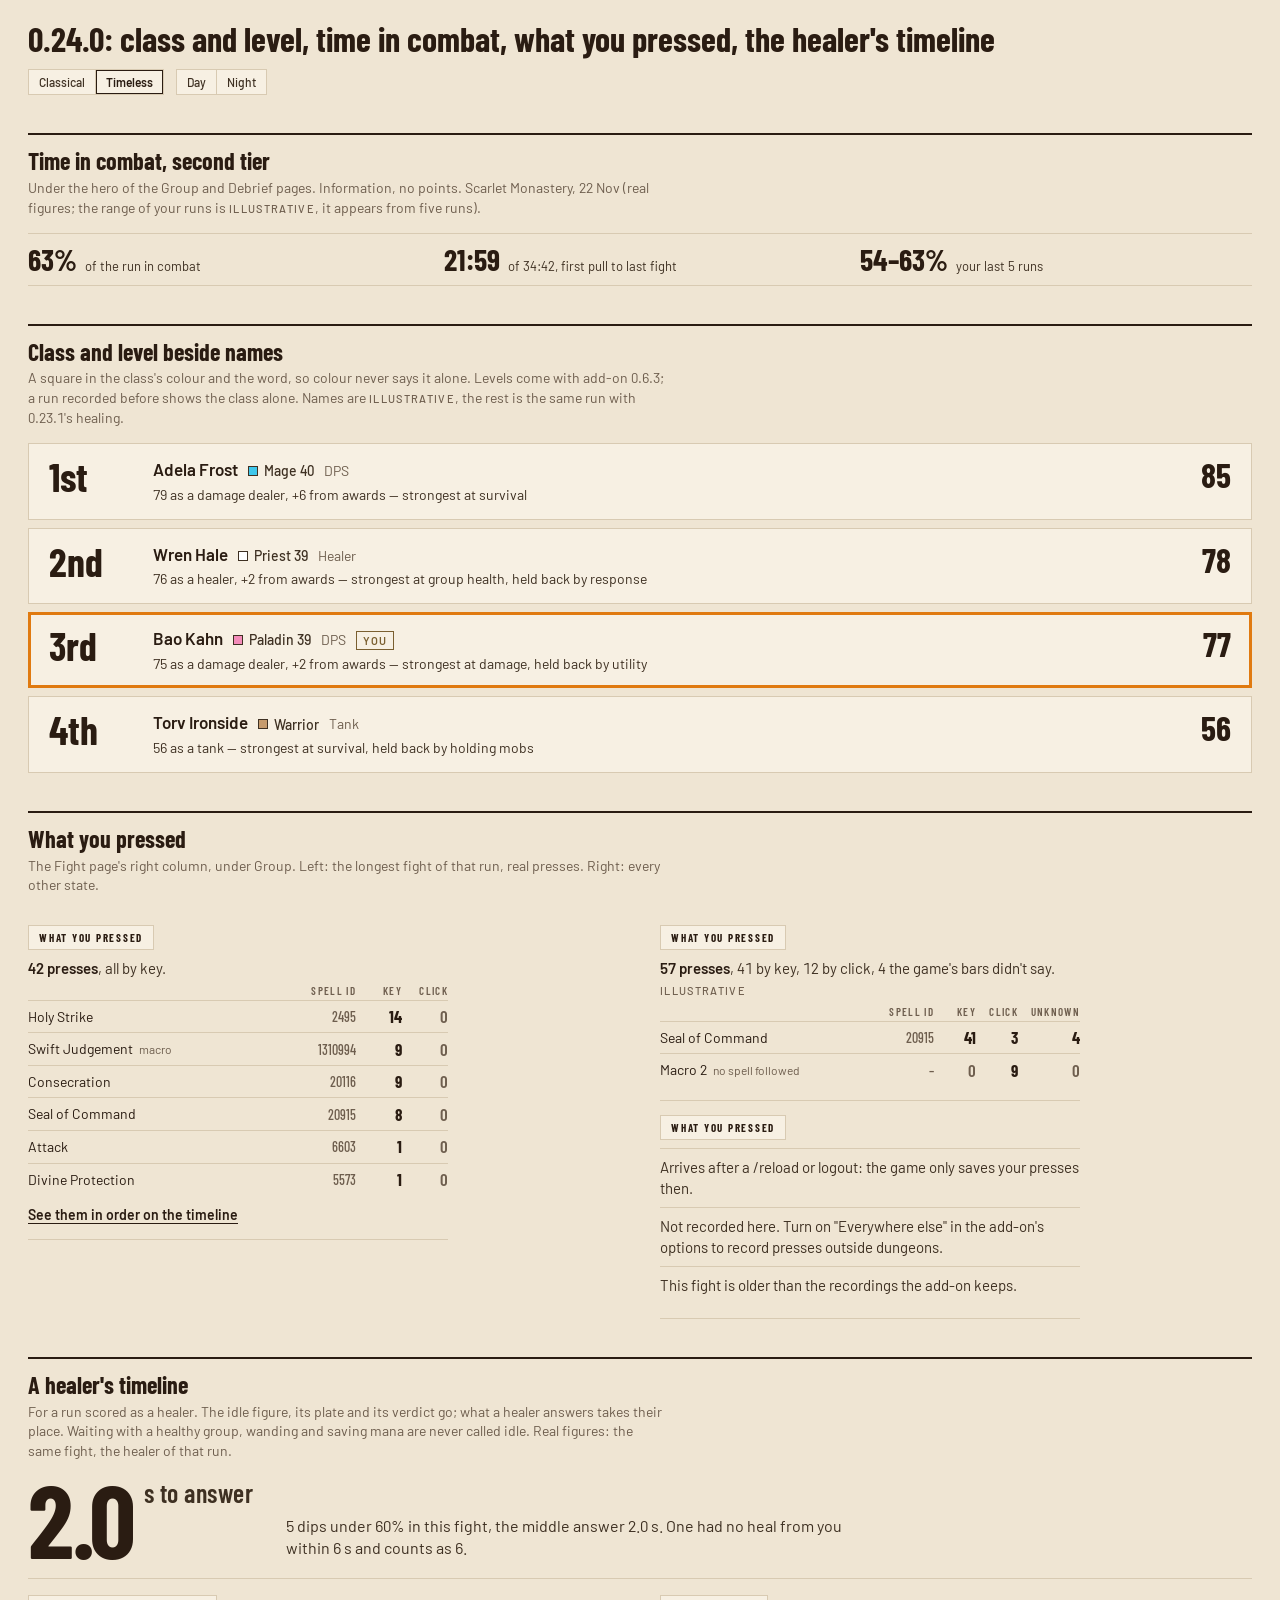
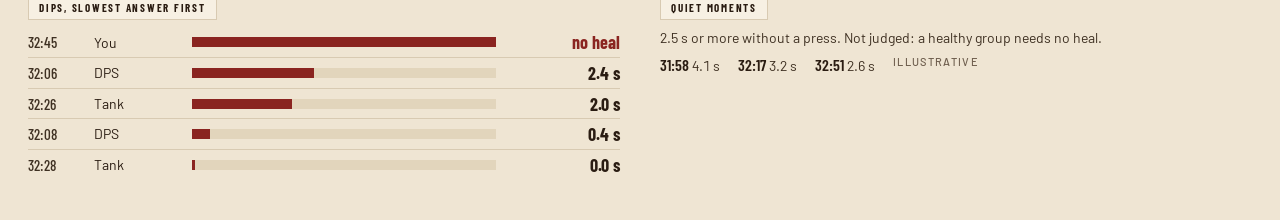
<file: docs/design/mockups/feedback.html>
<!doctype html>
<html lang="en">
<head>
<meta charset="utf-8"><meta name="viewport" content="width=device-width, initial-scale=1">
<title>Healer feedback</title>
<link href="https://fonts.googleapis.com/css2?family=Barlow:wght@400;500;600&family=Barlow+Condensed:wght@500;600;700&display=swap" rel="stylesheet">
<link rel="stylesheet" href="assets/theme.css">
<script src="assets/theme.js"></script>
<style>
body{background:var(--bg);color:var(--tx)}
.pg{max-width:1280px;margin:0 auto;padding:20px 28px 40px}
.pg>h1{font:700 34px/1.1 "Barlow Condensed",sans-serif}
.look{display:flex;gap:12px;margin:12px 0 0}
.pt{margin-top:38px;border-top:2px solid var(--tx);padding-top:12px}
.pt>h2{font:700 24px/1.2 "Barlow Condensed",sans-serif}
.pt>p.sub{font-size:14px;color:var(--mu);margin-top:2px;max-width:80ch}
.two{display:grid;grid-template-columns:minmax(0,1fr) minmax(0,1fr);gap:40px;margin-top:16px;align-items:start}
.meta{font-size:14px;color:var(--mu);margin-top:4px}.meta b{color:var(--tx);font-weight:600}

/* 1 the second tier: a ruled row of figures under the hero */
.kf{display:flex;border-top:1px solid var(--ln);border-bottom:1px solid var(--ln);padding:10px 0 9px;margin-top:16px;gap:24px;flex-wrap:wrap}
.kf div{display:flex;align-items:baseline;gap:8px;flex:1 1 220px}
.kf b{font:700 30px/1 "Barlow Condensed",sans-serif}.kf span{font-size:13px;color:var(--tx2)}

/* 2 cards: class and level */
.cards{list-style:none;margin-top:16px}
.card{display:grid;grid-template-columns:80px minmax(0,1fr) 96px;gap:0 24px;padding:14px 20px;background:var(--panel);border:1px solid var(--ln)}
.card+.card{margin-top:8px}.card.me{border:3px solid var(--hl);padding:12px 18px}
.card .rk{font:700 40px/.9 "Barlow Condensed",sans-serif}
.card .nm{font-size:17px;font-weight:600;display:flex;align-items:baseline;gap:10px;flex-wrap:wrap}
.card .cl{display:inline-flex;align-items:center;gap:6px;font-size:14px;font-weight:500;color:var(--tx2);white-space:nowrap}
.card .cl i{width:10px;height:10px;border:1px solid var(--tx2);flex:none}
.card .ro{font-size:14px;font-weight:400;color:var(--mu)}
.card .why{margin-top:3px;font-size:14px;color:var(--tx2)}
.card .p{font:700 34px/1 "Barlow Condensed",sans-serif;text-align:right}

/* 3 what you pressed: the Fight page's right column, 420px */
.rc{width:420px;max-width:100%}
.sec{padding:14px 0;border-bottom:1px solid var(--ln)}.sec>.tab{margin-bottom:8px}
.sec>p{font-size:15px;line-height:1.4;color:var(--tx2)}.sec>p b{color:var(--tx);font-weight:600}
.pr{display:grid;grid-template-columns:minmax(0,1fr) 76px 46px 46px;margin-top:6px}
.pr>*{padding:6px 0;border-top:1px solid var(--ln);min-height:32px;display:flex;align-items:center}
.pr .h{border-top:0;min-height:0;padding:0 0 4px;justify-content:flex-end;font:600 11px/1 "Barlow Condensed",sans-serif;letter-spacing:.12em;text-transform:uppercase;color:var(--mu)}
.pr .n{font-size:14px}.pr .n small{font-size:12px;color:var(--mu);margin-left:6px}
.pr .id{justify-content:flex-end;font:500 14px "Barlow Condensed",sans-serif;color:var(--mu)}
.pr .v{justify-content:flex-end;font:700 17px/1 "Barlow Condensed",sans-serif}.pr .z{color:var(--mu);font-weight:600}
.lk{display:inline-block;margin-top:10px;font-size:14px;font-weight:600;color:var(--tx);text-decoration:underline;text-underline-offset:3px}
.em{font-size:14px;color:var(--tx2);line-height:1.45;padding:8px 0;border-top:1px solid var(--ln)}

/* 4 the healer's timeline */
.hero{display:grid;grid-template-columns:auto minmax(0,1fr);gap:32px;align-items:end;padding:16px 0 18px;border-bottom:1px solid var(--ln)}
.big{font:700 104px/.8 "Barlow Condensed",sans-serif;letter-spacing:-.02em;display:flex;align-items:flex-start}
.big small{font:600 26px/1 "Barlow Condensed",sans-serif;margin:4px 0 0 10px;color:var(--tx2);letter-spacing:.02em}
.vd{font-size:16px;line-height:1.4;color:var(--tx2);max-width:560px}
.ir{display:grid;grid-template-columns:52px 84px minmax(0,1fr) 110px;gap:14px;align-items:center;padding:5px 0;border-top:1px solid var(--ln);font-size:14px}
.ir .c{font:500 15px "Barlow Condensed",sans-serif;color:var(--tx2)}.ir b{font:700 18px/1 "Barlow Condensed",sans-serif;text-align:right}
.bar{height:10px;background:var(--track);position:relative}.bar i{position:absolute;inset:0 auto 0 0}
.q{display:flex;gap:18px;flex-wrap:wrap;font-size:14px;color:var(--tx2);margin-top:8px}
.q b{font:600 16px "Barlow Condensed",sans-serif;color:var(--tx)}
@media (max-width:760px){.two{grid-template-columns:minmax(0,1fr)}.hero{grid-template-columns:minmax(0,1fr)}.card{grid-template-columns:56px minmax(0,1fr)}.card .p{grid-column:2;text-align:left;margin-top:6px}}
</style>
</head>
<body>
<div class="pg">
  <h1>0.24.0: class and level, time in combat, what you pressed, the healer's timeline</h1>
  <div class="look"><div class="seg" role="group" aria-label="Theme"><button data-set-theme="classical">Classical</button><button data-set-theme="timeless">Timeless</button></div><div class="seg" role="group" aria-label="Day or night"><button data-set-mode="day">Day</button><button data-set-mode="night">Night</button></div></div>

  <section class="pt"><h2>Time in combat, second tier</h2>
    <p class="sub">Under the hero of the Group and Debrief pages. Information, no points. Scarlet Monastery, 22 Nov (real figures; the range of your runs is <span class="illus">illustrative</span>, it appears from five runs).</p>
    <div class="kf"><div><b class="c">63%</b><span>of the run in combat</span></div><div><b class="c">21:59</b><span>of 34:42, first pull to last fight</span></div><div><b class="c">54–63%</b><span>your last 5 runs</span></div></div>
  </section>

  <section class="pt"><h2>Class and level beside names</h2>
    <p class="sub">A square in the class's colour and the word, so colour never says it alone. Levels come with add-on 0.6.3; a run recorded before shows the class alone. Names are <span class="illus">illustrative</span>, the rest is the same run with 0.23.1's healing.</p>
    <ol class="cards">
      <li class="card"><div class="rk">1st</div><div><div class="nm">Adela Frost<span class="cl"><i style="background:#3FC7EB"></i>Mage 40</span><span class="ro">DPS</span></div><p class="why">79 as a damage dealer, +6 from awards — strongest at survival</p></div><div class="p">85</div></li>
      <li class="card"><div class="rk">2nd</div><div><div class="nm">Wren Hale<span class="cl"><i style="background:#FFFFFF"></i>Priest 39</span><span class="ro">Healer</span></div><p class="why">76 as a healer, +2 from awards — strongest at group health, held back by response</p></div><div class="p">78</div></li>
      <li class="card me"><div class="rk">3rd</div><div><div class="nm">Bao Kahn<span class="cl"><i style="background:#F48CBA"></i>Paladin 39</span><span class="ro">DPS</span><span class="tag">you</span></div><p class="why">75 as a damage dealer, +2 from awards — strongest at damage, held back by utility</p></div><div class="p">77</div></li>
      <li class="card"><div class="rk">4th</div><div><div class="nm">Torv Ironside<span class="cl" title="Level not recorded: the run is older than add-on 0.6.3"><i style="background:#C69B6D"></i>Warrior</span><span class="ro">Tank</span></div><p class="why">56 as a tank — strongest at survival, held back by holding mobs</p></div><div class="p">56</div></li>
    </ol>
  </section>

  <section class="pt"><h2>What you pressed</h2>
    <p class="sub">The Fight page's right column, under Group. Left: the longest fight of that run, real presses. Right: every other state.</p>
    <div class="two">
      <div class="rc"><section class="sec"><span class="tab">What you pressed</span>
        <p><b>42 presses</b>, all by key.</p>
        <div class="pr">
          <span class="h"></span><span class="h">Spell ID</span><span class="h">Key</span><span class="h">Click</span>
          <span class="n">Holy Strike</span><span class="id">2495</span><span class="v">14</span><span class="v z">0</span>
          <span class="n">Swift Judgement<small>macro</small></span><span class="id">1310994</span><span class="v">9</span><span class="v z">0</span>
          <span class="n">Consecration</span><span class="id">20116</span><span class="v">9</span><span class="v z">0</span>
          <span class="n">Seal of Command</span><span class="id">20915</span><span class="v">8</span><span class="v z">0</span>
          <span class="n">Attack</span><span class="id">6603</span><span class="v">1</span><span class="v z">0</span>
          <span class="n">Divine Protection</span><span class="id">5573</span><span class="v">1</span><span class="v z">0</span>
        </div>
        <a class="lk" href="timeline.html">See them in order on the timeline</a></section></div>
      <div class="rc"><section class="sec"><span class="tab">What you pressed</span>
        <p><b>57 presses</b>, 41 by key, 12 by click, 4 the game's bars didn't say. <span class="illus">illustrative</span></p>
        <div class="pr" style="grid-template-columns:minmax(0,1fr) 66px 42px 42px 62px">
          <span class="h"></span><span class="h">Spell ID</span><span class="h">Key</span><span class="h">Click</span><span class="h">Unknown</span>
          <span class="n">Seal of Command</span><span class="id">20915</span><span class="v">41</span><span class="v">3</span><span class="v">4</span>
          <span class="n">Macro 2<small>no spell followed</small></span><span class="id">–</span><span class="v z">0</span><span class="v">9</span><span class="v z">0</span>
        </div></section>
        <section class="sec"><span class="tab">What you pressed</span>
        <p class="em">Arrives after a /reload or logout: the game only saves your presses then.</p>
        <p class="em">Not recorded here. Turn on "Everywhere else" in the add-on's options to record presses outside dungeons.</p>
        <p class="em">This fight is older than the recordings the add-on keeps.</p></section></div>
    </div>
  </section>

  <section class="pt"><h2>A healer's timeline</h2>
    <p class="sub">For a run scored as a healer. The idle figure, its plate and its verdict go; what a healer answers takes their place. Waiting with a healthy group, wanding and saving mana are never called idle. Real figures: the same fight, the healer of that run.</p>
    <div class="hero"><div class="big c">2.0<small>s to answer</small></div><p class="vd">5 dips under 60% in this fight, the middle answer 2.0 s. One had no heal from you within 6 s and counts as 6.</p></div>
    <div class="two">
      <section><span class="tab">Dips, slowest answer first</span>
        <div class="ir" style="border-top:0;margin-top:8px"><span class="c">32:45</span><span>You</span><span class="bar"><i style="width:100%;background:var(--m-surv)"></i></span><b style="color:var(--gD)">no heal</b></div>
        <div class="ir"><span class="c">32:06</span><span>DPS</span><span class="bar"><i style="width:40%;background:var(--m-surv)"></i></span><b>2.4 s</b></div>
        <div class="ir"><span class="c">32:26</span><span>Tank</span><span class="bar"><i style="width:33%;background:var(--m-surv)"></i></span><b>2.0 s</b></div>
        <div class="ir"><span class="c">32:08</span><span>DPS</span><span class="bar"><i style="width:6%;background:var(--m-surv)"></i></span><b>0.4 s</b></div>
        <div class="ir"><span class="c">32:28</span><span>Tank</span><span class="bar"><i style="width:1%;background:var(--m-surv)"></i></span><b>0.0 s</b></div>
      </section>
      <section><span class="tab">Quiet moments</span>
        <p style="font-size:14px;color:var(--tx2);margin-top:8px">2.5 s or more without a press. Not judged: a healthy group needs no heal.</p>
        <div class="q"><span><b>31:58</b> 4.1 s</span><span><b>32:17</b> 3.2 s</span><span><b>32:51</b> 2.6 s</span><span class="illus">illustrative</span></div>
      </section>
    </div>
  </section>
</div>
</body>
</html>
</file>
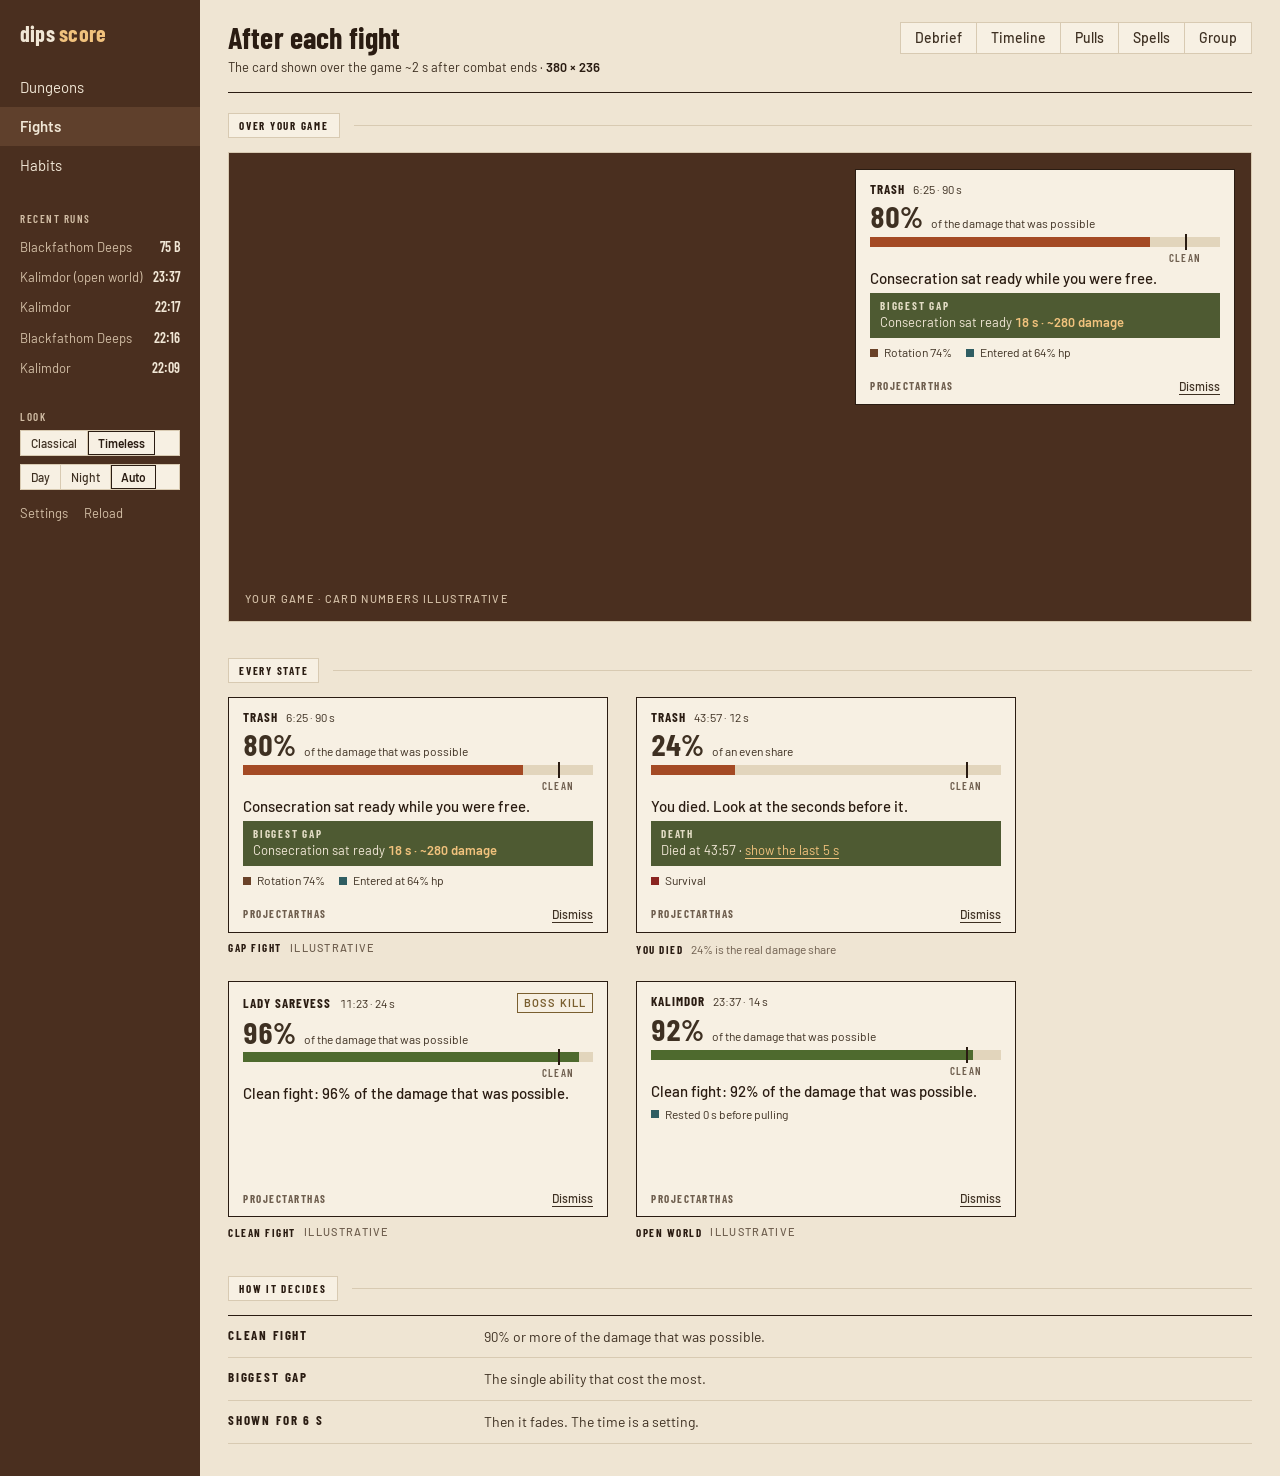
<file: docs/design/mockups/fight-card.html>
<!doctype html>
<html lang="en">
<head>
<meta charset="utf-8"><meta name="viewport" content="width=device-width, initial-scale=1">
<title>After each fight · projectArthas</title>
<link href="https://fonts.googleapis.com/css2?family=Barlow:wght@400;500;600&family=Barlow+Condensed:wght@500;600;700&family=Caveat:wght@600&display=swap" rel="stylesheet">
<link rel="stylesheet" href="assets/theme.css">
<script src="assets/theme.js"></script>
<style>
.stage { position: relative; height: 470px; background: var(--rail); border: 1px solid var(--ln); margin-bottom: 36px; }
.stage .illus { position: absolute; left: 16px; bottom: 14px; color: var(--rail-mu); }
.stage .fc { position: absolute; top: 16px; right: 16px; }
.sec { display: flex; align-items: center; gap: 14px; margin-bottom: 14px; }
.sec::after { content: ""; flex: 1; border-top: 1px solid var(--ln); }
.states { display: grid; grid-template-columns: repeat(auto-fill, 380px); gap: 24px 28px; margin-bottom: 36px; }
.cap { margin-top: 8px; font-size: 12px; color: var(--mu); display: flex; gap: 8px; align-items: center; }
.cap b { font: 700 11px/1 "Barlow Condensed", sans-serif; letter-spacing: .14em; text-transform: uppercase; color: var(--tx); }

/* the card: 380 x 236 */
.fc { width: 380px; height: 236px; padding: 11px 14px 10px; background: var(--panel); border: 1px solid var(--tx); color: var(--tx); display: flex; flex-direction: column; gap: 6px; overflow: hidden; }
.fc-h { display: flex; align-items: center; gap: 8px; font-size: 12px; color: var(--tx2); min-height: 16px; }
.fc-h b { font: 700 13px/1 "Barlow Condensed", sans-serif; letter-spacing: .08em; text-transform: uppercase; color: var(--tx); }
.fc-h .tag { margin-left: auto; }
.fc-e { display: grid; gap: 5px; }
.fc-n { display: flex; align-items: baseline; gap: 8px; }
.fc-n .c { font-size: 30px; font-weight: 700; line-height: .9; }
.fc-n span { font-size: 12px; color: var(--tx2); }
.bar { position: relative; height: 10px; background: var(--track); }
.bar i { display: block; height: 100%; background: var(--m-cd); }
.bar.ok i { background: var(--m-dmg); }
.bar::after { content: ""; position: absolute; left: 90%; top: -3px; bottom: -3px; width: 2px; background: var(--tx); }
.tick { position: relative; height: 11px; font: 600 11px/1 "Barlow Condensed", sans-serif; letter-spacing: .12em; text-transform: uppercase; color: var(--mu); }
.tick span { position: absolute; left: 90%; transform: translateX(-50%); }
.fc-v { font: 500 15px/1.2 Barlow, sans-serif; }
.gap { background: var(--plate); color: var(--plate-tx); padding: 7px 10px; font-size: 13px; line-height: 1.3; }
.gap small { display: block; font: 700 11px/1 "Barlow Condensed", sans-serif; letter-spacing: .16em; text-transform: uppercase; color: var(--plate-mu); margin-bottom: 3px; }
.gap em { font-style: normal; color: var(--plate-ac); font-weight: 600; }
.gap u { color: var(--plate-ac); text-underline-offset: 3px; }
.chips { display: flex; gap: 14px; font-size: 12px; color: var(--tx2); }
.chips span { display: inline-flex; align-items: center; gap: 6px; }
.chips svg { width: 8px; height: 8px; }
.fc-f { margin-top: auto; display: flex; justify-content: space-between; align-items: center; }
.fc-f .mk { font: 700 11px/1 "Barlow Condensed", sans-serif; letter-spacing: .14em; text-transform: uppercase; color: var(--mu); }
.fc-f button { font: 500 12px/1 Barlow, sans-serif; color: var(--tx2); background: none; border: 0; text-decoration: underline; text-underline-offset: 3px; cursor: pointer; padding: 2px 0; }
.fc-f button:hover { color: var(--tx); }

.how { border-top: 1px solid var(--tx); }
.how div { display: grid; grid-template-columns: 240px 1fr; gap: 16px; padding: 11px 0; border-bottom: 1px solid var(--ln); font-size: 14px; }
.how b { font: 700 13px/1.3 "Barlow Condensed", sans-serif; letter-spacing: .14em; text-transform: uppercase; }
.how span { color: var(--tx2); }
</style>
</head>
<body>
<div class="app">
  <aside class="rail">
    <div class="logo">dips <span>score</span></div>
    <nav aria-label="Sections">
      <a href="history.html">Dungeons</a>
      <a href="fight.html" aria-current="page">Fights</a>
      <a href="#">Habits</a>
    </nav>
    <div class="rl">Recent runs</div>
    <a class="run" href="debrief.html"><span>Blackfathom Deeps</span><b>75 B</b></a>
    <a class="run" href="#"><span>Kalimdor (open world)</span><b>23:37</b></a>
    <a class="run" href="#"><span>Kalimdor</span><b>22:17</b></a>
    <a class="run" href="#"><span>Blackfathom Deeps</span><b>22:16</b></a>
    <a class="run" href="#"><span>Kalimdor</span><b>22:09</b></a>
    <div class="rl">Look</div>
    <div style="padding:0 20px;display:grid;gap:8px">
      <div class="seg" role="group" aria-label="Theme"><button data-set-theme="classical">Classical</button><button data-set-theme="timeless">Timeless</button></div>
      <div class="seg" role="group" aria-label="Day or night"><button data-set-mode="day">Day</button><button data-set-mode="night">Night</button><button data-set-mode="auto">Auto</button></div>
    </div>
    <div class="rlinks"><a href="#">Settings</a><a href="#">Reload</a></div>
  </aside>
  <main class="main">
    <header class="top">
      <div><h1>After each fight</h1><div class="meta">The card shown over the game ~2 s after combat ends · <b>380 × 236</b></div></div>
      <nav class="tabs" aria-label="Run views"><a href="debrief.html">Debrief</a><a href="timeline.html">Timeline</a><a href="pulls.html">Pulls</a><a href="spells.html">Spells</a><a href="group.html">Group</a></nav>
    </header>

    <div class="sec"><span class="tab">Over your game</span></div>
    <div class="stage">
      <span class="illus">your game · card numbers illustrative</span>

      <article class="fc" aria-label="After-fight card, gap fight">
        <div class="fc-h"><b>Trash</b><span>6:25 · 90 s</span></div>
        <div class="fc-e">
          <div class="fc-n"><span class="c">80%</span><span>of the damage that was possible</span></div>
          <div class="bar"><i data-grow style="width:80%"></i></div>
          <div class="tick"><span>clean</span></div>
        </div>
        <p class="fc-v">Consecration sat ready while you were free.</p>
        <div class="gap"><small>Biggest gap</small>Consecration sat ready <em>18 s · ~280 damage</em></div>
        <div class="chips">
          <span><svg viewBox="0 0 8 8"><rect width="8" height="8" fill="var(--m-rot)"/></svg>Rotation 74%</span>
          <span><svg viewBox="0 0 8 8"><rect width="8" height="8" fill="var(--m-pace)"/></svg>Entered at 64% hp</span>
        </div>
        <div class="fc-f"><span class="mk">projectArthas</span><button type="button">Dismiss</button></div>
      </article>
    </div>

    <div class="sec"><span class="tab">Every state</span></div>
    <div class="states">
      <figure>
        <article class="fc" aria-label="Gap fight">
          <div class="fc-h"><b>Trash</b><span>6:25 · 90 s</span></div>
          <div class="fc-e">
            <div class="fc-n"><span class="c">80%</span><span>of the damage that was possible</span></div>
            <div class="bar"><i style="width:80%"></i></div>
            <div class="tick"><span>clean</span></div>
          </div>
          <p class="fc-v">Consecration sat ready while you were free.</p>
          <div class="gap"><small>Biggest gap</small>Consecration sat ready <em>18 s · ~280 damage</em></div>
          <div class="chips">
            <span><svg viewBox="0 0 8 8"><rect width="8" height="8" fill="var(--m-rot)"/></svg>Rotation 74%</span>
            <span><svg viewBox="0 0 8 8"><rect width="8" height="8" fill="var(--m-pace)"/></svg>Entered at 64% hp</span>
          </div>
          <div class="fc-f"><span class="mk">projectArthas</span><button type="button">Dismiss</button></div>
        </article>
        <figcaption class="cap"><b>Gap fight</b><span class="illus">illustrative</span></figcaption>
      </figure>

      <figure>
        <article class="fc" aria-label="You died">
          <div class="fc-h"><b>Trash</b><span>43:57 · 12 s</span></div>
          <div class="fc-e">
            <div class="fc-n"><span class="c">24%</span><span>of an even share</span></div>
            <div class="bar"><i style="width:24%"></i></div>
            <div class="tick"><span>clean</span></div>
          </div>
          <p class="fc-v">You died. Look at the seconds before it.</p>
          <div class="gap"><small>Death</small>Died at 43:57 · <u>show the last 5 s</u></div>
          <div class="chips">
            <span><svg viewBox="0 0 8 8"><rect width="8" height="8" fill="var(--m-surv)"/></svg>Survival</span>
          </div>
          <div class="fc-f"><span class="mk">projectArthas</span><button type="button">Dismiss</button></div>
        </article>
        <figcaption class="cap"><b>You died</b><span>24% is the real damage share</span></figcaption>
      </figure>

      <figure>
        <article class="fc" aria-label="Clean fight">
          <div class="fc-h"><b>Lady Sarevess</b><span>11:23 · 24 s</span><span class="tag">Boss kill</span></div>
          <div class="fc-e">
            <div class="fc-n"><span class="c">96%</span><span>of the damage that was possible</span></div>
            <div class="bar ok"><i style="width:96%"></i></div>
            <div class="tick"><span>clean</span></div>
          </div>
          <p class="fc-v">Clean fight: 96% of the damage that was possible.</p>
          <div class="fc-f"><span class="mk">projectArthas</span><button type="button">Dismiss</button></div>
        </article>
        <figcaption class="cap"><b>Clean fight</b><span class="illus">illustrative</span></figcaption>
      </figure>

      <figure>
        <article class="fc" aria-label="Open world fight">
          <div class="fc-h"><b>Kalimdor</b><span>23:37 · 14 s</span></div>
          <div class="fc-e">
            <div class="fc-n"><span class="c">92%</span><span>of the damage that was possible</span></div>
            <div class="bar ok"><i style="width:92%"></i></div>
            <div class="tick"><span>clean</span></div>
          </div>
          <p class="fc-v">Clean fight: 92% of the damage that was possible.</p>
          <div class="chips">
            <span><svg viewBox="0 0 8 8"><rect width="8" height="8" fill="var(--m-pace)"/></svg>Rested 0 s before pulling</span>
          </div>
          <div class="fc-f"><span class="mk">projectArthas</span><button type="button">Dismiss</button></div>
        </article>
        <figcaption class="cap"><b>Open world</b><span class="illus">illustrative</span></figcaption>
      </figure>
    </div>

    <div class="sec"><span class="tab">How it decides</span></div>
    <div class="how">
      <div><b>Clean fight</b><span>90% or more of the damage that was possible.</span></div>
      <div><b>Biggest gap</b><span>The single ability that cost the most.</span></div>
      <div><b>Shown for 6 s</b><span>Then it fades. The time is a setting.</span></div>
    </div>
  </main>
</div>
</body>
</html>
</file>
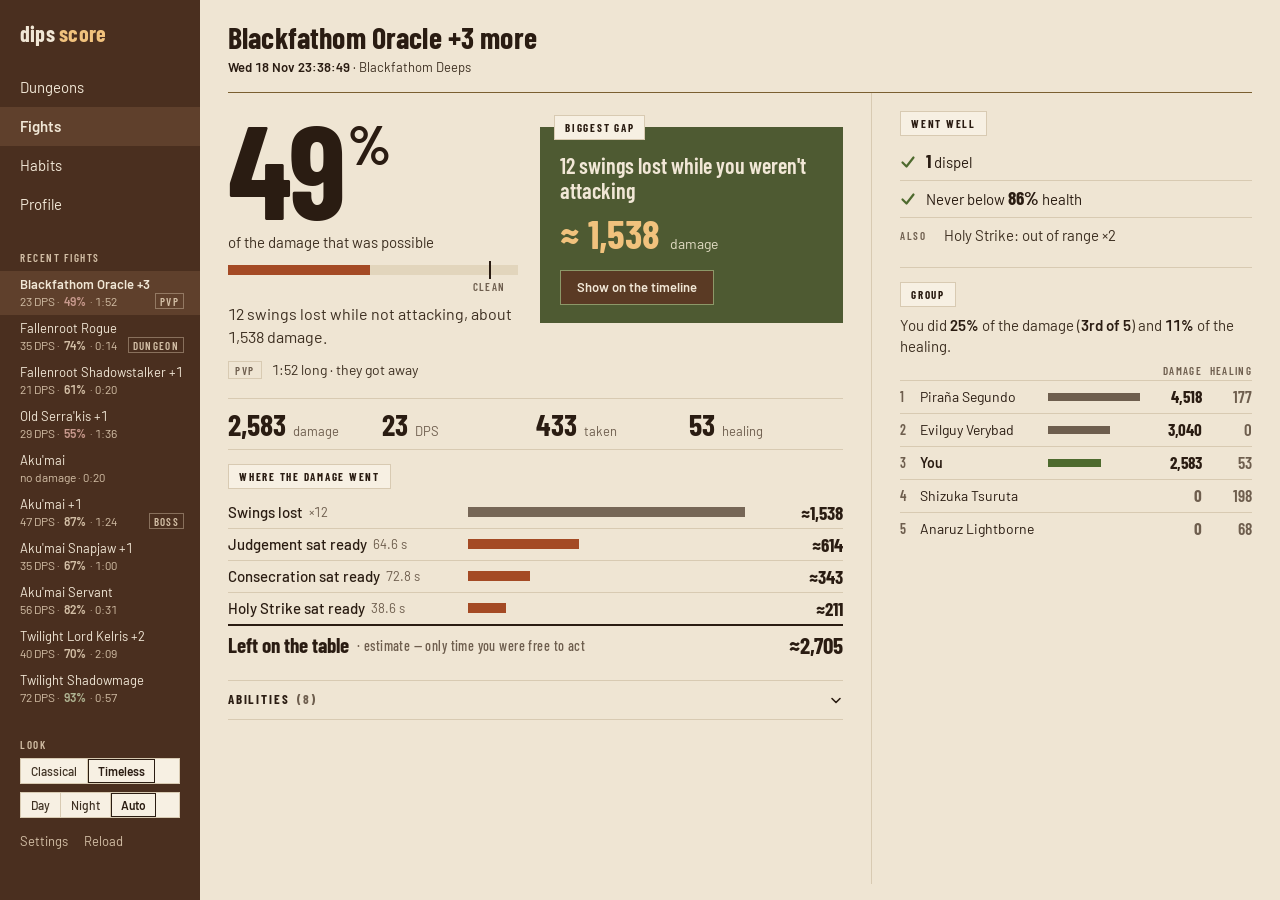
<file: docs/design/mockups/fight.html>
<!doctype html>
<html lang="en">
<head>
<meta charset="utf-8"><meta name="viewport" content="width=device-width, initial-scale=1">
<title>Fight detail · projectArthas</title>
<link href="https://fonts.googleapis.com/css2?family=Barlow:wght@400;500;600&family=Barlow+Condensed:wght@500;600;700&family=Caveat:wght@600&display=swap" rel="stylesheet">
<link rel="stylesheet" href="assets/theme.css">
<script src="assets/theme.js"></script>
<style>
/* rail: recent fights. The Timeless day rail is dark while its grade inks are set for a light page, so they are lifted toward the rail text there. */
.rail{--rS:var(--gS);--rD:var(--gD);--rail-ln:color-mix(in srgb,var(--rail-mu) 45%,transparent)}
html[data-theme="timeless"][data-mode="day"] .rail{--rS:color-mix(in srgb,var(--gS) 40%,var(--rail-tx));--rD:color-mix(in srgb,var(--gD) 40%,var(--rail-tx))}
.rail .fl{display:block;padding:5px 16px 6px 20px;text-decoration:none;color:var(--rail-tx)}
.rail .fl:hover,.rail .fl[aria-current="page"]{background:var(--rail-on)}
.rail .fl span{display:block;font-size:13px;line-height:17px;white-space:nowrap;overflow:hidden;text-overflow:ellipsis}
.rail .fl[aria-current="page"] span{font-weight:600}
.rail .fl small{display:flex;align-items:center;gap:4px;font-size:12px;line-height:16px;color:var(--rail-mu);white-space:nowrap}
.rail .fl small b{font-weight:600}.rail .fl .e-s{color:var(--rS)}.rail .fl .e-d{color:var(--rD)}
.rail .fl i{margin-left:auto;font:600 11px/1 "Barlow Condensed",sans-serif;font-style:normal;letter-spacing:.12em;text-transform:uppercase;color:var(--rail-mu);border:1px solid var(--rail-ln);padding:2px 4px 1px}
.rail .lk{display:flex;gap:16px;padding:14px 20px 0;font-size:13px}
.rail .lk a{color:var(--rail-mu);text-decoration:none}.rail .lk a:hover{text-decoration:underline}

.main{display:flex;flex-direction:column;padding-bottom:16px}
.top{margin-bottom:0;border-bottom-color:var(--gold)}
.fp{display:grid;grid-template-columns:minmax(0,1fr) 420px;flex:1}
.lcol{padding-right:28px;border-right:1px solid var(--ln);min-width:0}
.rcol{padding:4px 0 0 28px;min-width:0}

/* hero: the number, its bullet bar, the verdict; the plate beside it */
.hero{display:grid;grid-template-columns:330px minmax(0,1fr);gap:28px;padding:14px 0 18px}
.sc{font:700 150px/.8 "Barlow Condensed",sans-serif;letter-spacing:-.02em;display:flex;align-items:flex-start;margin-top:8px}
.sc small{font-size:64px;line-height:1;margin:0 0 0 4px}
.cp{margin-top:12px;font-size:15px;color:var(--tx2)}
.bb{position:relative;height:10px;background:var(--track);margin-top:12px}
.bb i{position:absolute;left:0;top:0;bottom:0;background:var(--m-cd)}
.bb u{position:absolute;left:90%;top:-4px;bottom:-4px;width:2px;background:var(--tx)}
.tk{position:relative;height:12px;margin-top:6px;font:600 11px/1 "Barlow Condensed",sans-serif;letter-spacing:.12em;text-transform:uppercase;color:var(--mu)}
.tk span{position:absolute;left:90%;transform:translateX(-50%)}
.vd{font-size:16px;line-height:1.4;margin-top:10px;color:var(--tx2)}
.st{margin-top:12px;display:flex;align-items:center;gap:10px;font-size:14px;color:var(--tx2)}
.kt{display:inline-block;padding:3px 6px 2px;border:1px solid var(--ln);color:var(--mu);font:600 11px/1 "Barlow Condensed",sans-serif;letter-spacing:.14em;text-transform:uppercase}

.fix{position:relative;margin-top:20px;background:var(--plate);color:var(--plate-tx);padding:26px 20px 18px;display:flex;flex-direction:column;align-self:start}
.fix .tab{position:absolute;top:-12px;left:14px}
.fix .fix-h{font:600 25px/1.15 "Barlow Condensed",sans-serif;margin:0 0 10px}
.fix .m{display:flex;align-items:baseline;gap:10px}
.fix .m b{font:700 46px/1 "Barlow Condensed",sans-serif;color:var(--plate-ac);white-space:nowrap}
.fix .m span{font-size:14px;color:var(--plate-mu)}
.fix .btn{margin-top:16px;align-self:flex-start}

/* key figures: one ruled row */
.kf{display:flex;border-top:1px solid var(--ln);border-bottom:1px solid var(--ln);padding:10px 0 9px}
.kf div{flex:1;display:flex;align-items:baseline;gap:7px}
.kf b{font:700 30px/1 "Barlow Condensed",sans-serif}
.kf span{font-size:13px;color:var(--mu)}

.sec{padding:14px 0;border-bottom:1px solid var(--ln)}.sec.l{border-bottom:0}
.sec>.tab{margin-bottom:8px}
.sec>p{font-size:15px;line-height:1.4;color:var(--tx2);margin-bottom:8px}.sec>p b{color:var(--tx);font-weight:600}

/* where the damage went: ruled breakdown, bar ∝ damage */
.bk{display:grid;grid-template-columns:260px minmax(0,1fr) 84px}
.bk>*{padding:5px 0;border-top:1px solid var(--ln);display:flex;align-items:center;min-height:30px}.bk>.f{border-top:0}
.bk .n{font-size:15px;font-weight:500;gap:6px}.bk .n small{font-size:13px;font-weight:400;color:var(--mu)}
.bk .w{padding-right:18px}.bk .b{display:block;height:10px}
.bk .v{justify-content:flex-end;font:700 19px/1 "Barlow Condensed",sans-serif}
.bk .e{grid-column:1/3;gap:8px;border-top:2px solid var(--tx);padding-top:8px;font:700 21px/22px "Barlow Condensed",sans-serif}
.bk .e small{font:500 14px "Barlow Condensed",sans-serif;color:var(--mu);letter-spacing:.03em}
.bk .e+.v{border-top:2px solid var(--tx);padding-top:8px;font-size:23px}

.dr{display:flex;align-items:center;gap:8px;width:100%;margin-top:4px;padding:12px 0;background:none;border:0;border-top:1px solid var(--ln);border-bottom:1px solid var(--ln);color:var(--tx);cursor:pointer;text-align:left;font:700 13px/1 "Barlow Condensed",sans-serif;letter-spacing:.14em;text-transform:uppercase}
.dr span{color:var(--mu)}
.dr svg{margin-left:auto;width:14px;height:14px}
.dr:hover{color:var(--tx2)}

/* went well */
.ww>div{display:flex;align-items:center;gap:10px;padding:7px 0;border-top:1px solid var(--ln);font-size:15px}
.ww>div:first-child{border-top:0}
.ww svg{width:16px;height:16px;flex:none}
.ww b{font:700 19px/1 "Barlow Condensed",sans-serif}
.ww .al{color:var(--tx2)}
.ww .al em{font:600 11px/1 "Barlow Condensed",sans-serif;font-style:normal;letter-spacing:.14em;text-transform:uppercase;color:var(--mu);width:34px;flex:none}

/* group: ranked by damage, healing muted beside */
.gt{display:grid;grid-template-columns:20px minmax(0,140px) minmax(0,1fr) 54px 54px}
.gt>*{padding:6px 0;border-top:1px solid var(--ln);display:flex;align-items:center;min-height:32px}
.gt .h{border-top:0;min-height:0;padding:0 0 4px;justify-content:flex-end;font:600 11px/1 "Barlow Condensed",sans-serif;letter-spacing:.12em;text-transform:uppercase;color:var(--mu)}
.gt .r{font:600 14px "Barlow Condensed",sans-serif;color:var(--mu)}
.gt .n{font-size:14px;overflow:hidden;white-space:nowrap;text-overflow:ellipsis;display:block;line-height:20px}
.gt .me{font-weight:600}
.gt .w{padding-right:12px}.gt .b{display:block;height:8px;background:var(--mu)}.gt .me+.w .b{background:var(--m-dmg)}
.gt .d,.gt .hh{justify-content:flex-end;font:700 17px/1 "Barlow Condensed",sans-serif}
.gt .hh{font-weight:600;color:var(--mu)}
.gt .z{color:var(--mu)}

@media (max-width:1419px){.fp{grid-template-columns:minmax(0,1fr) 380px}.hero{grid-template-columns:290px minmax(0,1fr);gap:22px}.sc{font-size:132px}.sc small{font-size:56px}.fix .fix-h{font-size:22px}.fix .m b{font-size:40px}.bk{grid-template-columns:240px minmax(0,1fr) 80px}.gt{grid-template-columns:20px minmax(0,128px) minmax(0,1fr) 50px 50px}}
</style>
</head>
<body>
<div class="app">
  <aside class="rail">
    <div class="logo">dips <span>score</span></div>
    <nav aria-label="Sections">
      <a href="history.html">Dungeons</a>
      <a href="fight.html" aria-current="page">Fights</a>
      <a href="habits.html">Habits</a>
      <a href="profile.html">Profile</a>
    </nav>
    <div class="rl">Recent fights</div>
    <a class="fl" href="fight.html" aria-current="page"><span>Blackfathom Oracle +3</span><small>23 DPS · <b class="e-d">49%</b> · 1:52<i>PvP</i></small></a>
    <a class="fl" href="#"><span>Fallenroot Rogue</span><small>35 DPS · <b>74%</b> · 0:14<i>Dungeon</i></small></a>
    <a class="fl" href="#"><span>Fallenroot Shadowstalker +1</span><small>21 DPS · <b>61%</b> · 0:20</small></a>
    <a class="fl" href="#"><span>Old Serra'kis +1</span><small>29 DPS · <b class="e-d">55%</b> · 1:36</small></a>
    <a class="fl" href="#"><span>Aku'mai</span><small>no damage · 0:20</small></a>
    <a class="fl" href="#"><span>Aku'mai +1</span><small>47 DPS · <b>87%</b> · 1:24<i>Boss</i></small></a>
    <a class="fl" href="#"><span>Aku'mai Snapjaw +1</span><small>35 DPS · <b>67%</b> · 1:00</small></a>
    <a class="fl" href="#"><span>Aku'mai Servant</span><small>56 DPS · <b>82%</b> · 0:31</small></a>
    <a class="fl" href="#"><span>Twilight Lord Kelris +2</span><small>40 DPS · <b>70%</b> · 2:09</small></a>
    <a class="fl" href="#"><span>Twilight Shadowmage</span><small>72 DPS · <b class="e-s">93%</b> · 0:57</small></a>
    <div class="rl">Look</div>
    <div style="padding:0 20px;display:grid;gap:8px">
      <div class="seg" role="group" aria-label="Theme"><button data-set-theme="classical">Classical</button><button data-set-theme="timeless">Timeless</button></div>
      <div class="seg" role="group" aria-label="Day or night"><button data-set-mode="day">Day</button><button data-set-mode="night">Night</button><button data-set-mode="auto">Auto</button></div>
    </div>
    <div class="rlinks"><a href="#">Settings</a><a href="#">Reload</a></div>
  </aside>
  <main class="main">
    <header class="top">
      <div><h1>Blackfathom Oracle +3 more</h1><div class="meta"><b>Wed 18 Nov 23:38:49</b> · Blackfathom Deeps</div></div>
    </header>
    <div class="fp">
      <div class="lcol">
        <div class="hero">
          <div>
            <div class="sc c"><span data-count="49">49</span><small>%</small></div>
            <p class="cp">of the damage that was possible</p>
            <div class="bb" role="img" aria-label="49% of possible damage; clean is 90%"><i data-grow style="--i:0;width:49%"></i><u></u></div>
            <div class="tk" aria-hidden="true"><span>clean</span></div>
            <p class="vd">12 swings lost while not attacking, about 1,538 damage.</p>
            <div class="st"><span class="kt">PvP</span><span>1:52 long · they got away</span></div>
          </div>
          <section class="fix" aria-labelledby="gaph">
            <h2 class="tab" id="gaph">Biggest gap</h2>
            <p class="fix-h">12 swings lost while you weren't attacking</p>
            <div class="m"><b>≈ 1,538</b><span>damage</span></div>
            <a class="btn" href="timeline.html">Show on the timeline</a>
          </section>
        </div>
        <div class="kf">
          <div><b class="c">2,583</b><span>damage</span></div>
          <div><b class="c">23</b><span>DPS</span></div>
          <div><b class="c">433</b><span>taken</span></div>
          <div><b class="c">53</b><span>healing</span></div>
        </div>
        <section class="sec l"><h2 class="tab">Where the damage went</h2>
          <div class="bk">
            <span class="n f">Swings lost <small>×12</small></span><span class="w f"><i class="b" data-grow style="--i:1;width:100%;background:var(--m-act)"></i></span><span class="v c f">≈1,538</span>
            <span class="n">Judgement sat ready <small>64.6 s</small></span><span class="w"><i class="b" data-grow style="--i:2;width:39.9%;background:var(--m-cd)"></i></span><span class="v c">≈614</span>
            <span class="n">Consecration sat ready <small>72.8 s</small></span><span class="w"><i class="b" data-grow style="--i:3;width:22.3%;background:var(--m-cd)"></i></span><span class="v c">≈343</span>
            <span class="n">Holy Strike sat ready <small>38.6 s</small></span><span class="w"><i class="b" data-grow style="--i:4;width:13.7%;background:var(--m-cd)"></i></span><span class="v c">≈211</span>
            <span class="e c">Left on the table <small>· estimate — only time you were free to act</small></span><span class="v c">≈2,705</span>
          </div>
        </section>
        <button class="dr" type="button" aria-expanded="false">Abilities <span>(8)</span><svg viewBox="0 0 14 14" aria-hidden="true"><path d="M3 5.5 L7 9.5 L11 5.5" fill="none" stroke="currentColor" stroke-width="1.6" stroke-linecap="round" stroke-linejoin="round"/></svg></button>
      </div>
      <div class="rcol">
        <section class="sec"><h2 class="tab">Went well</h2>
          <div class="ww">
            <div><svg viewBox="0 0 16 16" aria-hidden="true"><path d="M2.5 8.5 L6.5 12.5 L13.5 3.5" fill="none" stroke="var(--m-dmg)" stroke-width="2.2" stroke-linecap="round" stroke-linejoin="round"/></svg><span><b class="c">1</b> dispel</span></div>
            <div><svg viewBox="0 0 16 16" aria-hidden="true"><path d="M2.5 8.5 L6.5 12.5 L13.5 3.5" fill="none" stroke="var(--m-dmg)" stroke-width="2.2" stroke-linecap="round" stroke-linejoin="round"/></svg><span>Never below <b class="c">86%</b> health</span></div>
            <div class="al"><em>Also</em><span>Holy Strike: out of range ×2</span></div>
          </div>
        </section>
        <section class="sec l"><h2 class="tab">Group</h2>
          <p>You did <b>25%</b> of the damage (<b>3rd of 5</b>) and <b>11%</b> of the healing.</p>
          <div class="gt">
            <span class="h"></span><span class="h"></span><span class="h"></span><span class="h">Damage</span><span class="h">Healing</span>
            <span class="r c">1</span><span class="n">Piraña Segundo</span><span class="w"><i class="b" data-grow style="--i:5;width:100%"></i></span><span class="d c">4,518</span><span class="hh c">177</span>
            <span class="r c">2</span><span class="n">Evilguy Verybad</span><span class="w"><i class="b" data-grow style="--i:6;width:67.3%"></i></span><span class="d c">3,040</span><span class="hh c">0</span>
            <span class="r c">3</span><span class="n me">You</span><span class="w"><i class="b" data-grow style="--i:7;width:57.2%"></i></span><span class="d c">2,583</span><span class="hh c">53</span>
            <span class="r c">4</span><span class="n">Shizuka Tsuruta</span><span class="w"></span><span class="d c z">0</span><span class="hh c">198</span>
            <span class="r c">5</span><span class="n">Anaruz Lightborne</span><span class="w"></span><span class="d c z">0</span><span class="hh c">68</span>
          </div>
        </section>
      </div>
    </div>
  </main>
</div>
</body>
</html>
</file>
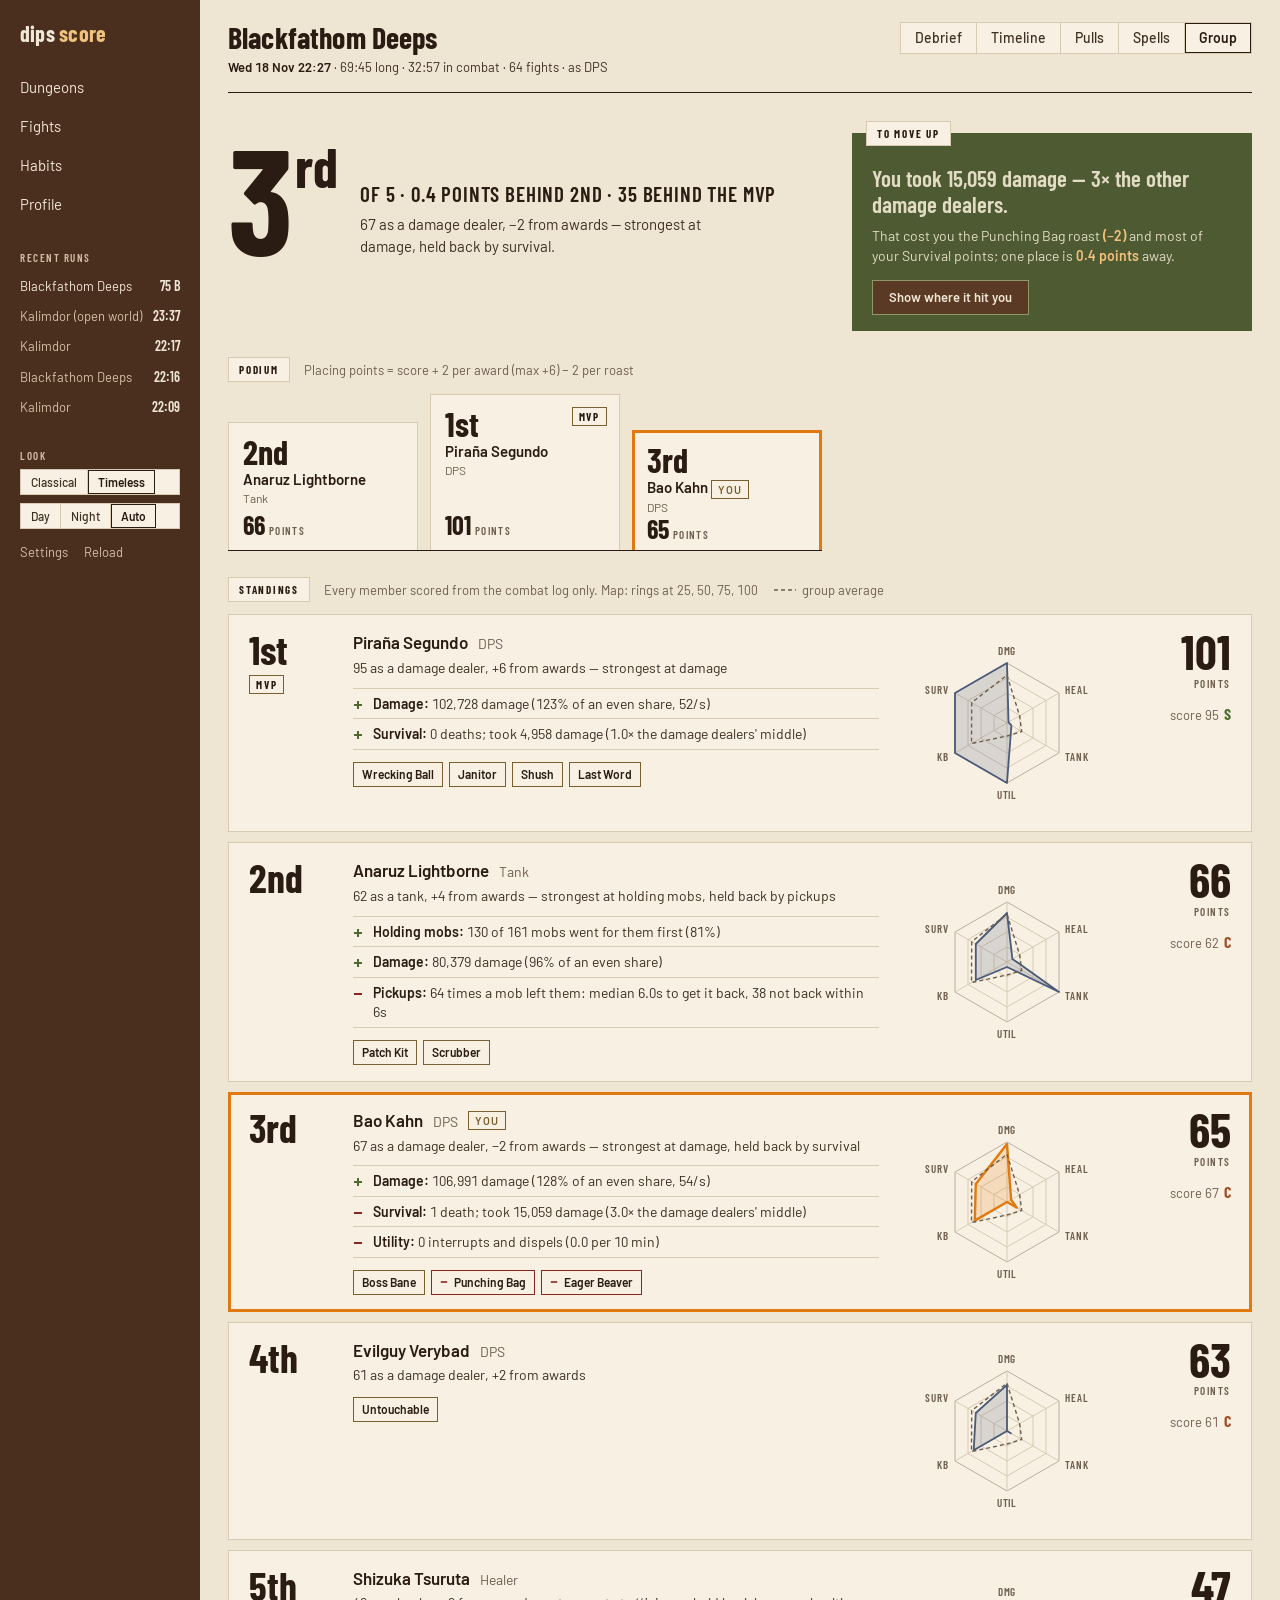
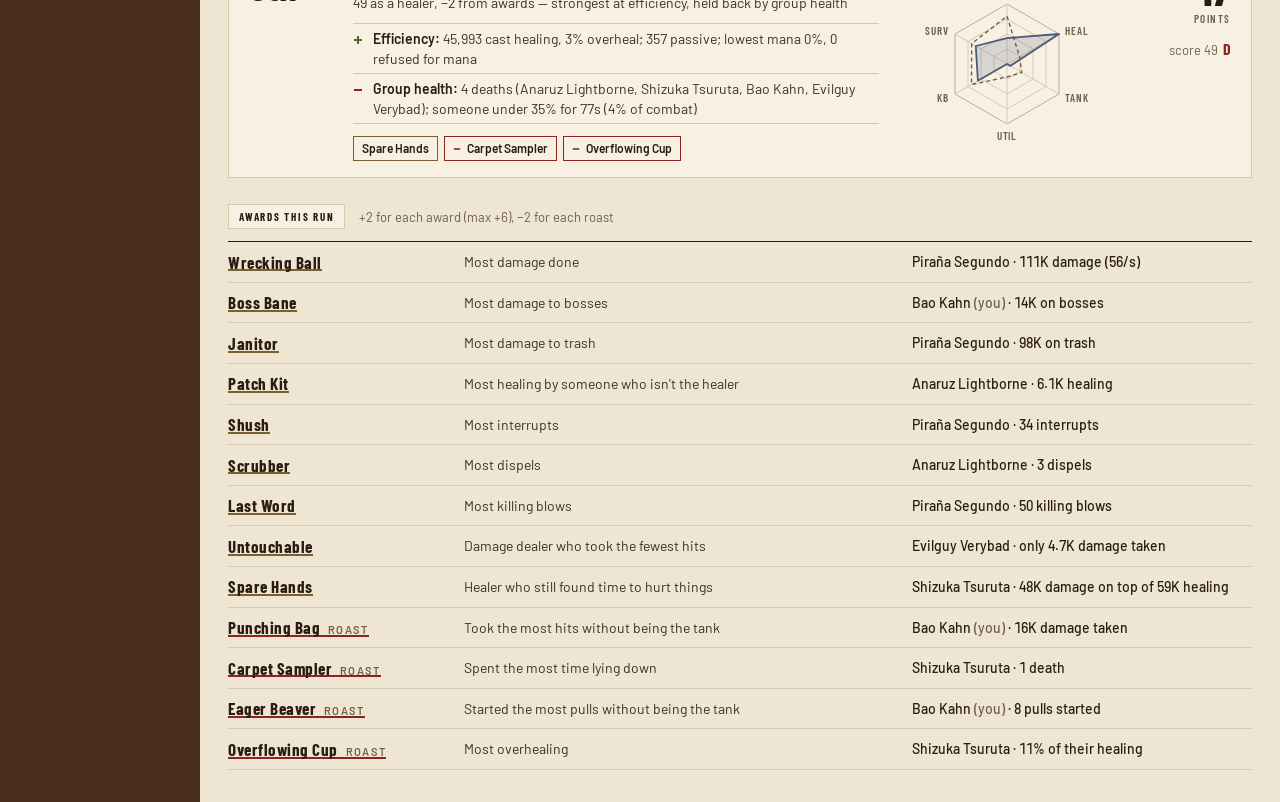
<file: docs/design/mockups/group.html>
<!doctype html>
<html lang="en">
<head>
<meta charset="utf-8"><meta name="viewport" content="width=device-width, initial-scale=1">
<title>Group · Blackfathom Deeps</title>
<link href="https://fonts.googleapis.com/css2?family=Barlow:wght@400;500;600&family=Barlow+Condensed:wght@500;600;700&family=Caveat:wght@600&display=swap" rel="stylesheet">
<link rel="stylesheet" href="assets/theme.css">
<script src="assets/theme.js"></script>
<style>
.sr { position: absolute; width: 1px; height: 1px; overflow: hidden; clip: rect(0 0 0 0); white-space: nowrap; }
.mod { margin-top: 26px; }
.mod-h { display: flex; align-items: center; gap: 14px; margin-bottom: 12px; }
.mod-h .note { font-size: 13px; color: var(--mu); display: flex; align-items: center; gap: 6px; }
.mod-h .note svg { width: 22px; height: 8px; margin-left: 10px; }
.mod-h .note path { stroke: var(--mu); stroke-width: 1.4; stroke-dasharray: 4 3; }

.hero { display: grid; grid-template-columns: minmax(0, 1fr) 400px; gap: 28px; align-items: start; padding-top: 8px; }
.place { display: flex; align-items: flex-end; gap: 22px; padding-top: 14px; }
.place .big { font: 700 150px/.82 "Barlow Condensed", sans-serif; color: var(--tx); }
.place .big sup { font-size: 56px; vertical-align: top; position: relative; top: 8px; margin-left: 2px; }
.place .of { font: 600 21px/1.15 "Barlow Condensed", sans-serif; letter-spacing: .04em; text-transform: uppercase; }
.place p { margin-top: 8px; font-size: 15px; color: var(--tx2); max-width: 46ch; line-height: 1.45; }
.plate { position: relative; margin-top: 12px; background: var(--plate); color: var(--plate-tx); padding: 24px 20px 16px; display: flex; flex-direction: column; align-items: flex-start; }
.plate .tab { position: absolute; top: -12px; left: 14px; }
.plate .ph { font: 600 23px/1.15 "Barlow Condensed", sans-serif; }
.plate p { margin-top: 8px; font-size: 14px; line-height: 1.45; color: var(--plate-mu); }
.plate p b { font-weight: 600; color: var(--plate-ac); white-space: nowrap; }
.plate .btn { margin-top: 14px; }

.podium { display: grid; grid-template-columns: repeat(3, 190px); gap: 12px; align-items: end; border-bottom: 1px solid var(--tx); width: max-content; }
.pcol { background: var(--panel); border: 1px solid var(--ln); border-bottom: 0; padding: 12px 14px; display: flex; flex-direction: column; justify-content: space-between; position: relative; }
.pcol.me { border: 3px solid var(--hl); border-bottom: 0; padding: 10px 12px 12px; }
.pcol .rk { font: 700 34px/1 "Barlow Condensed", sans-serif; }
.pcol .nm { font-weight: 600; font-size: 15px; }
.pcol .ro { font-size: 12px; color: var(--mu); }
.pcol .pt { font: 700 26px/1 "Barlow Condensed", sans-serif; }
.pcol .pt small { font: 600 11px "Barlow Condensed"; letter-spacing: .12em; color: var(--mu); margin-left: 4px; text-transform: uppercase; }
.mvp { display: inline-block; border: 1px solid var(--gold); color: var(--tx); font: 700 11px/1 "Barlow Condensed", sans-serif; letter-spacing: .16em; padding: 3px 6px; }
.pcol .mvp { position: absolute; top: 12px; right: 12px; }

/* player cards: rank | who and why | map | placing points */
.cards { list-style: none; }
.card { display: grid; grid-template-columns: 80px minmax(0, 1fr) 208px 96px; gap: 0 24px; padding: 16px 20px; background: var(--panel); border: 1px solid var(--ln); }
.card + .card { margin-top: 10px; }
.card.me { border: 3px solid var(--hl); padding: 14px 18px; }
.card .rk { display: flex; flex-direction: column; align-items: flex-start; gap: 8px; }
.card .rk .c { font: 700 40px/.9 "Barlow Condensed", sans-serif; }
.card .nm { font-size: 17px; font-weight: 600; color: var(--tx); display: flex; align-items: baseline; gap: 10px; }
.card .nm .ro { font-size: 14px; font-weight: 400; color: var(--mu); }
.card .nm .tag { align-self: center; }
.card .why { margin-top: 3px; font-size: 14px; color: var(--tx2); }
.ev { list-style: none; margin-top: 10px; border-top: 1px solid var(--ln); }
.ev li { display: grid; grid-template-columns: 10px minmax(0, 1fr); gap: 10px; align-items: baseline; padding: 5px 0; border-bottom: 1px solid var(--ln); font-size: 14px; color: var(--tx2); }
.ev li b { font-weight: 600; color: var(--tx); }
.pm { width: 10px; height: 10px; fill: none; stroke: currentColor; stroke-width: 2; }
.ev li .pm { position: relative; top: 1px; }
.ev .s .pm { color: var(--m-dmg); }
.ev .w .pm { color: var(--gD); }
.aws { display: flex; flex-wrap: wrap; gap: 6px; margin-top: 12px; }
.aw { display: inline-flex; align-items: center; gap: 6px; border: 1px solid var(--gold); padding: 3px 8px; font-size: 12px; font-weight: 600; color: var(--tx); cursor: help; }
.aw.ro { border-color: var(--gD); }
.aw.ro .pm { width: 8px; height: 8px; color: var(--gD); }
.map { width: 208px; height: 184px; align-self: center; overflow: visible; }
.map .ring, .map .sp { fill: none; stroke: var(--ln); stroke-width: 1; }
.map .ring.o { stroke: var(--mu); stroke-opacity: .45; }
.map .pl { fill: var(--m-cast); fill-opacity: .18; stroke: var(--m-cast); stroke-width: 1.8; stroke-linejoin: round; }
.card.me .map .pl { fill: var(--hl); stroke: var(--hl); stroke-width: 2.4; }
.map .avg { fill: none; stroke: var(--mu); stroke-width: 1.4; stroke-dasharray: 4 3; stroke-linejoin: round; }
.map text { font: 600 11px "Barlow Condensed", sans-serif; letter-spacing: .08em; fill: var(--mu); cursor: help; }
.pts { display: flex; flex-direction: column; align-items: flex-end; text-align: right; }
.pts > b { font: 700 48px/.85 "Barlow Condensed", sans-serif; }
.pts small { margin-top: 6px; font: 600 11px/1 "Barlow Condensed", sans-serif; letter-spacing: .14em; text-transform: uppercase; color: var(--mu); }
.pts .sc { margin-top: 14px; font-size: 13px; color: var(--mu); white-space: nowrap; }
.pts .sc b { font-size: 16px; font-weight: 700; margin-left: 2px; }

.awl { border-top: 1px solid var(--tx); }
.awl div { display: grid; grid-template-columns: 220px minmax(0, 1fr) 340px; gap: 16px; padding: 10px 0; border-bottom: 1px solid var(--ln); align-items: center; }
.awl .t { font: 700 17px/1.1 "Barlow Condensed", sans-serif; letter-spacing: .03em; justify-self: start; color: var(--tx); }
.awl .t.gd { box-shadow: inset 0 -2px 0 var(--gold); }
.awl .t.ro { box-shadow: inset 0 -2px 0 var(--gD); }
.awl .t small { margin-left: 8px; font: 600 11px Barlow, sans-serif; letter-spacing: .12em; text-transform: uppercase; color: var(--mu); }
.awl span { color: var(--tx2); }
.awl .h { color: var(--tx); font-weight: 500; }
.awl .h i { font-style: normal; color: var(--mu); }
</style>
</head>
<body>
<div class="app">
  <aside class="rail">
    <div class="logo">dips <span>score</span></div>
    <nav aria-label="Sections">
      <a href="history.html">Dungeons</a>
      <a href="fight.html">Fights</a>
      <a href="habits.html">Habits</a>
      <a href="profile.html">Profile</a>
    </nav>
    <div class="rl">Recent runs</div>
    <a class="run" href="debrief.html" aria-current="page"><span>Blackfathom Deeps</span><b>75 B</b></a>
    <a class="run" href="#"><span>Kalimdor (open world)</span><b>23:37</b></a>
    <a class="run" href="#"><span>Kalimdor</span><b>22:17</b></a>
    <a class="run" href="#"><span>Blackfathom Deeps</span><b>22:16</b></a>
    <a class="run" href="#"><span>Kalimdor</span><b>22:09</b></a>
    <div class="rl">Look</div>
    <div style="padding:0 20px;display:grid;gap:8px">
      <div class="seg" role="group" aria-label="Theme"><button data-set-theme="classical">Classical</button><button data-set-theme="timeless">Timeless</button></div>
      <div class="seg" role="group" aria-label="Day or night"><button data-set-mode="day">Day</button><button data-set-mode="night">Night</button><button data-set-mode="auto">Auto</button></div>
    </div>
    <div class="rlinks"><a href="#">Settings</a><a href="#">Reload</a></div>
  </aside>
  <main class="main">
    <header class="top">
      <div><h1>Blackfathom Deeps</h1><div class="meta"><b>Wed 18 Nov 22:27</b> · 69:45 long · 32:57 in combat · 64 fights · as DPS</div></div>
      <nav class="tabs" aria-label="Run views"><a href="debrief.html">Debrief</a><a href="timeline.html">Timeline</a><a href="pulls.html">Pulls</a><a href="spells.html">Spells</a><a href="group.html" aria-current="page">Group</a></nav>
    </header>

    <section class="hero" aria-label="Your placing">
      <div class="place">
        <div class="big c">3<sup>rd</sup></div>
        <div>
          <div class="of">of 5 · 0.4 points behind 2nd · 35 behind the MVP</div>
          <p>67 as a damage dealer, −2 from awards — strongest at damage, held back by survival.</p>
        </div>
      </div>
      <section class="plate" aria-labelledby="moveh">
        <h2 class="tab" id="moveh">To move up</h2>
        <p class="ph">You took 15,059 damage — 3× the other damage dealers.</p>
        <p>That cost you the Punching Bag roast <b>(−2)</b> and most of your Survival points; one place is <b>0.4 points</b> away.</p>
        <a class="btn" href="timeline.html">Show where it hit you</a>
      </section>
    </section>

    <section class="mod" aria-label="Podium">
      <div class="mod-h"><span class="tab">Podium</span><span class="note">Placing points = score + 2 per award (max +6) − 2 per roast</span></div>
      <div class="podium">
<div class="pcol" style="height:128px"><div><div class="rk">2nd</div><div class="nm">Anaruz Lightborne</div><div class="ro">Tank</div></div><div class="pt"><span data-count="66">66</span><small>points</small></div></div><div class="pcol" style="height:156px"><span class="mvp">MVP</span><div><div class="rk">1st</div><div class="nm">Piraña Segundo</div><div class="ro">DPS</div></div><div class="pt"><span data-count="101">101</span><small>points</small></div></div><div class="pcol me" style="height:120px"><div><div class="rk">3rd</div><div class="nm">Bao Kahn <span class="tag">you</span></div><div class="ro">DPS</div></div><div class="pt"><span data-count="65">65</span><small>points</small></div></div>
      </div>
    </section>

    <section class="mod" aria-label="Standings">
      <div class="mod-h"><span class="tab">Standings</span><span class="note">Every member scored from the combat log only. Map: rings at 25, 50, 75, 100 <svg viewBox="0 0 22 8" aria-hidden="true"><path d="M0 4h22"/></svg> group average</span></div>
      <ol class="cards">
<li class="card"><div class="rk"><span class="c">1st</span><span class="mvp">MVP</span></div><div class="bd"><div class="nm">Piraña Segundo<span class="ro">DPS</span></div><p class="why">95 as a damage dealer, +6 from awards — strongest at damage</p><ul class="ev"><li class="s"><svg class="pm" viewBox="0 0 10 10" aria-hidden="true"><path d="M5 1v8M1 5h8"/></svg><span><b>Damage:</b> 102,728 damage (123% of an even share, 52/s)</span></li><li class="s"><svg class="pm" viewBox="0 0 10 10" aria-hidden="true"><path d="M5 1v8M1 5h8"/></svg><span><b>Survival:</b> 0 deaths; took 4,958 damage (1.0× the damage dealers&#x27; middle)</span></li></ul><div class="aws"><span class="aw" title="Award, +2: Most damage done. 111K damage (56/s)">Wrecking Ball</span><span class="aw" title="Award, +2: Most damage to trash. 98K on trash">Janitor</span><span class="aw" title="Award, +2: Most interrupts. 34 interrupts">Shush</span><span class="aw" title="Award, +2: Most killing blows. 50 killing blows">Last Word</span></div></div><svg class="map" viewBox="0 0 208 184" role="img" aria-label="Map: Damage 100 (110.9K damage); Healing 3 (1.6K healing); Tanking 8 (8.0K taken, 4 of 161 mobs went for them first); Utility 100 (34 interrupts, 2 dispels); Kills 100 (50 killing blows); Survival 100 (0 deaths)"><polygon class="ring" points="104.0,77.0 117.0,84.5 117.0,99.5 104.0,107.0 91.0,99.5 91.0,84.5"/><polygon class="ring" points="104.0,62.0 130.0,77.0 130.0,107.0 104.0,122.0 78.0,107.0 78.0,77.0"/><polygon class="ring" points="104.0,47.0 143.0,69.5 143.0,114.5 104.0,137.0 65.0,114.5 65.0,69.5"/><polygon class="ring o" points="104.0,32.0 156.0,62.0 156.0,122.0 104.0,152.0 52.0,122.0 52.0,62.0"/><line class="sp" x1="104" y1="92" x2="104.0" y2="32.0"/><line class="sp" x1="104" y1="92" x2="156.0" y2="62.0"/><line class="sp" x1="104" y1="92" x2="156.0" y2="122.0"/><line class="sp" x1="104" y1="92" x2="104.0" y2="152.0"/><line class="sp" x1="104" y1="92" x2="52.0" y2="122.0"/><line class="sp" x1="104" y1="92" x2="52.0" y2="62.0"/><polygon class="pl" points="104.0,32.0 105.5,91.2 108.4,94.5 104.0,152.0 52.0,122.0 52.0,62.0"/><polygon class="avg" points="104.0,44.2 116.6,84.7 118.7,100.5 104.0,105.0 68.5,112.5 68.7,71.6"/><text x="104.0" y="24.0" text-anchor="middle"><title>Damage 100: 110.9K damage</title>DMG</text><text x="162.0" y="62.5" text-anchor="start"><title>Healing 3: 1.6K healing</title>HEAL</text><text x="162.0" y="129.5" text-anchor="start"><title>Tanking 8: 8.0K taken, 4 of 161 mobs went for them first</title>TANK</text><text x="104.0" y="168.0" text-anchor="middle"><title>Utility 100: 34 interrupts, 2 dispels</title>UTIL</text><text x="46.0" y="129.5" text-anchor="end"><title>Kills 100: 50 killing blows</title>KB</text><text x="46.0" y="62.5" text-anchor="end"><title>Survival 100: 0 deaths</title>SURV</text></svg><div class="pts"><b class="c">101</b><small>points</small><span class="sc">score 95 <b class="c g-S">S</b></span></div></li>
<li class="card"><div class="rk"><span class="c">2nd</span></div><div class="bd"><div class="nm">Anaruz Lightborne<span class="ro">Tank</span></div><p class="why">62 as a tank, +4 from awards — strongest at holding mobs, held back by pickups</p><ul class="ev"><li class="s"><svg class="pm" viewBox="0 0 10 10" aria-hidden="true"><path d="M5 1v8M1 5h8"/></svg><span><b>Holding mobs:</b> 130 of 161 mobs went for them first (81%)</span></li><li class="s"><svg class="pm" viewBox="0 0 10 10" aria-hidden="true"><path d="M5 1v8M1 5h8"/></svg><span><b>Damage:</b> 80,379 damage (96% of an even share)</span></li><li class="w"><svg class="pm" viewBox="0 0 10 10" aria-hidden="true"><path d="M1 5h8"/></svg><span><b>Pickups:</b> 64 times a mob left them: median 6.0s to get it back, 38 not back within 6s</span></li></ul><div class="aws"><span class="aw" title="Award, +2: Most healing by someone who isn&#x27;t the healer. 6.1K healing">Patch Kit</span><span class="aw" title="Award, +2: Most dispels. 3 dispels">Scrubber</span></div></div><svg class="map" viewBox="0 0 208 184" role="img" aria-label="Map: Damage 82 (90.5K damage); Healing 10 (6.1K healing); Tanking 100 (58.4K taken, 130 of 161 mobs went for them first); Utility 8 (0 interrupts, 3 dispels); Kills 60 (30 killing blows); Survival 60 (1 death)"><polygon class="ring" points="104.0,77.0 117.0,84.5 117.0,99.5 104.0,107.0 91.0,99.5 91.0,84.5"/><polygon class="ring" points="104.0,62.0 130.0,77.0 130.0,107.0 104.0,122.0 78.0,107.0 78.0,77.0"/><polygon class="ring" points="104.0,47.0 143.0,69.5 143.0,114.5 104.0,137.0 65.0,114.5 65.0,69.5"/><polygon class="ring o" points="104.0,32.0 156.0,62.0 156.0,122.0 104.0,152.0 52.0,122.0 52.0,62.0"/><line class="sp" x1="104" y1="92" x2="104.0" y2="32.0"/><line class="sp" x1="104" y1="92" x2="156.0" y2="62.0"/><line class="sp" x1="104" y1="92" x2="156.0" y2="122.0"/><line class="sp" x1="104" y1="92" x2="104.0" y2="152.0"/><line class="sp" x1="104" y1="92" x2="52.0" y2="122.0"/><line class="sp" x1="104" y1="92" x2="52.0" y2="62.0"/><polygon class="pl" points="104.0,43.0 109.4,88.9 156.0,122.0 104.0,97.0 72.8,110.0 72.8,74.0"/><polygon class="avg" points="104.0,44.2 116.6,84.7 118.7,100.5 104.0,105.0 68.5,112.5 68.7,71.6"/><text x="104.0" y="24.0" text-anchor="middle"><title>Damage 82: 90.5K damage</title>DMG</text><text x="162.0" y="62.5" text-anchor="start"><title>Healing 10: 6.1K healing</title>HEAL</text><text x="162.0" y="129.5" text-anchor="start"><title>Tanking 100: 58.4K taken, 130 of 161 mobs went for them first</title>TANK</text><text x="104.0" y="168.0" text-anchor="middle"><title>Utility 8: 0 interrupts, 3 dispels</title>UTIL</text><text x="46.0" y="129.5" text-anchor="end"><title>Kills 60: 30 killing blows</title>KB</text><text x="46.0" y="62.5" text-anchor="end"><title>Survival 60: 1 death</title>SURV</text></svg><div class="pts"><b class="c">66</b><small>points</small><span class="sc">score 62 <b class="c g-C">C</b></span></div></li>
<li class="card me"><div class="rk"><span class="c">3rd</span></div><div class="bd"><div class="nm">Bao Kahn<span class="ro">DPS</span><span class="tag">you</span></div><p class="why">67 as a damage dealer, −2 from awards — strongest at damage, held back by survival</p><ul class="ev"><li class="s"><svg class="pm" viewBox="0 0 10 10" aria-hidden="true"><path d="M5 1v8M1 5h8"/></svg><span><b>Damage:</b> 106,991 damage (128% of an even share, 54/s)</span></li><li class="w"><svg class="pm" viewBox="0 0 10 10" aria-hidden="true"><path d="M1 5h8"/></svg><span><b>Survival:</b> 1 death; took 15,059 damage (3.0× the damage dealers&#x27; middle)</span></li><li class="w"><svg class="pm" viewBox="0 0 10 10" aria-hidden="true"><path d="M1 5h8"/></svg><span><b>Utility:</b> 0 interrupts and dispels (0.0 per 10 min)</span></li></ul><div class="aws"><span class="aw" title="Award, +2: Most damage to bosses. 14K on bosses">Boss Bane</span><span class="aw ro" title="Roast, −2: Took the most hits without being the tank. 16K damage taken"><svg class="pm" viewBox="0 0 10 10" aria-hidden="true"><path d="M1 5h8"/></svg><span class="sr">roast: </span>Punching Bag</span><span class="aw ro" title="Roast, −2: Started the most pulls without being the tank. 8 pulls started"><svg class="pm" viewBox="0 0 10 10" aria-hidden="true"><path d="M1 5h8"/></svg><span class="sr">roast: </span>Eager Beaver</span></div></div><svg class="map" viewBox="0 0 208 184" role="img" aria-label="Map: Damage 96 (107.0K damage); Healing 8 (4.6K healing); Tanking 19 (15.7K taken, 14 of 161 mobs went for them first); Utility 0 (0 interrupts, 0 dispels); Kills 62 (31 killing blows); Survival 60 (1 death)"><polygon class="ring" points="104.0,77.0 117.0,84.5 117.0,99.5 104.0,107.0 91.0,99.5 91.0,84.5"/><polygon class="ring" points="104.0,62.0 130.0,77.0 130.0,107.0 104.0,122.0 78.0,107.0 78.0,77.0"/><polygon class="ring" points="104.0,47.0 143.0,69.5 143.0,114.5 104.0,137.0 65.0,114.5 65.0,69.5"/><polygon class="ring o" points="104.0,32.0 156.0,62.0 156.0,122.0 104.0,152.0 52.0,122.0 52.0,62.0"/><line class="sp" x1="104" y1="92" x2="104.0" y2="32.0"/><line class="sp" x1="104" y1="92" x2="156.0" y2="62.0"/><line class="sp" x1="104" y1="92" x2="156.0" y2="122.0"/><line class="sp" x1="104" y1="92" x2="104.0" y2="152.0"/><line class="sp" x1="104" y1="92" x2="52.0" y2="122.0"/><line class="sp" x1="104" y1="92" x2="52.0" y2="62.0"/><polygon class="pl" points="104.0,34.1 108.1,89.7 113.8,97.6 104.0,92.0 71.8,110.6 72.8,74.0"/><polygon class="avg" points="104.0,44.2 116.6,84.7 118.7,100.5 104.0,105.0 68.5,112.5 68.7,71.6"/><text x="104.0" y="24.0" text-anchor="middle"><title>Damage 96: 107.0K damage</title>DMG</text><text x="162.0" y="62.5" text-anchor="start"><title>Healing 8: 4.6K healing</title>HEAL</text><text x="162.0" y="129.5" text-anchor="start"><title>Tanking 19: 15.7K taken, 14 of 161 mobs went for them first</title>TANK</text><text x="104.0" y="168.0" text-anchor="middle"><title>Utility 0: 0 interrupts, 0 dispels</title>UTIL</text><text x="46.0" y="129.5" text-anchor="end"><title>Kills 62: 31 killing blows</title>KB</text><text x="46.0" y="62.5" text-anchor="end"><title>Survival 60: 1 death</title>SURV</text></svg><div class="pts"><b class="c">65</b><small>points</small><span class="sc">score 67 <b class="c g-C">C</b></span></div></li>
<li class="card"><div class="rk"><span class="c">4th</span></div><div class="bd"><div class="nm">Evilguy Verybad<span class="ro">DPS</span></div><p class="why">61 as a damage dealer, +2 from awards</p><div class="aws"><span class="aw" title="Award, +2: Damage dealer who took the fewest hits. only 4.7K damage taken">Untouchable</span></div></div><svg class="map" viewBox="0 0 208 184" role="img" aria-label="Map: Damage 77 (85.4K damage); Healing 0 (0 healing); Tanking 8 (4.7K taken, 9 of 161 mobs went for them first); Utility 0 (0 interrupts, 0 dispels); Kills 64 (32 killing blows); Survival 60 (1 death)"><polygon class="ring" points="104.0,77.0 117.0,84.5 117.0,99.5 104.0,107.0 91.0,99.5 91.0,84.5"/><polygon class="ring" points="104.0,62.0 130.0,77.0 130.0,107.0 104.0,122.0 78.0,107.0 78.0,77.0"/><polygon class="ring" points="104.0,47.0 143.0,69.5 143.0,114.5 104.0,137.0 65.0,114.5 65.0,69.5"/><polygon class="ring o" points="104.0,32.0 156.0,62.0 156.0,122.0 104.0,152.0 52.0,122.0 52.0,62.0"/><line class="sp" x1="104" y1="92" x2="104.0" y2="32.0"/><line class="sp" x1="104" y1="92" x2="156.0" y2="62.0"/><line class="sp" x1="104" y1="92" x2="156.0" y2="122.0"/><line class="sp" x1="104" y1="92" x2="104.0" y2="152.0"/><line class="sp" x1="104" y1="92" x2="52.0" y2="122.0"/><line class="sp" x1="104" y1="92" x2="52.0" y2="62.0"/><polygon class="pl" points="104.0,45.8 104.0,92.0 107.9,94.2 104.0,92.0 70.7,111.2 72.8,74.0"/><polygon class="avg" points="104.0,44.2 116.6,84.7 118.7,100.5 104.0,105.0 68.5,112.5 68.7,71.6"/><text x="104.0" y="24.0" text-anchor="middle"><title>Damage 77: 85.4K damage</title>DMG</text><text x="162.0" y="62.5" text-anchor="start"><title>Healing 0: 0 healing</title>HEAL</text><text x="162.0" y="129.5" text-anchor="start"><title>Tanking 8: 4.7K taken, 9 of 161 mobs went for them first</title>TANK</text><text x="104.0" y="168.0" text-anchor="middle"><title>Utility 0: 0 interrupts, 0 dispels</title>UTIL</text><text x="46.0" y="129.5" text-anchor="end"><title>Kills 64: 32 killing blows</title>KB</text><text x="46.0" y="62.5" text-anchor="end"><title>Survival 60: 1 death</title>SURV</text></svg><div class="pts"><b class="c">63</b><small>points</small><span class="sc">score 61 <b class="c g-C">C</b></span></div></li>
<li class="card"><div class="rk"><span class="c">5th</span></div><div class="bd"><div class="nm">Shizuka Tsuruta<span class="ro">Healer</span></div><p class="why">49 as a healer, −2 from awards — strongest at efficiency, held back by group health</p><ul class="ev"><li class="s"><svg class="pm" viewBox="0 0 10 10" aria-hidden="true"><path d="M5 1v8M1 5h8"/></svg><span><b>Efficiency:</b> 45,993 cast healing, 3% overheal; 357 passive; lowest mana 0%, 0 refused for mana</span></li><li class="w"><svg class="pm" viewBox="0 0 10 10" aria-hidden="true"><path d="M1 5h8"/></svg><span><b>Group health:</b> 4 deaths (Anaruz Lightborne, Shizuka Tsuruta, Bao Kahn, Evilguy Verybad); someone under 35% for 77s (4% of combat)</span></li></ul><div class="aws"><span class="aw" title="Award, +2: Healer who still found time to hurt things. 48K damage on top of 59K healing">Spare Hands</span><span class="aw ro" title="Roast, −2: Spent the most time lying down. 1 death"><svg class="pm" viewBox="0 0 10 10" aria-hidden="true"><path d="M1 5h8"/></svg><span class="sr">roast: </span>Carpet Sampler</span><span class="aw ro" title="Roast, −2: Most overhealing. 11% of their healing"><svg class="pm" viewBox="0 0 10 10" aria-hidden="true"><path d="M1 5h8"/></svg><span class="sr">roast: </span>Overflowing Cup</span></div></div><svg class="map" viewBox="0 0 208 184" role="img" aria-label="Map: Damage 43 (47.8K damage); Healing 100 (58.8K healing); Tanking 6 (5.7K taken, 4 of 161 mobs went for them first); Utility 0 (0 interrupts, 0 dispels); Kills 56 (28 killing blows); Survival 60 (1 death)"><polygon class="ring" points="104.0,77.0 117.0,84.5 117.0,99.5 104.0,107.0 91.0,99.5 91.0,84.5"/><polygon class="ring" points="104.0,62.0 130.0,77.0 130.0,107.0 104.0,122.0 78.0,107.0 78.0,77.0"/><polygon class="ring" points="104.0,47.0 143.0,69.5 143.0,114.5 104.0,137.0 65.0,114.5 65.0,69.5"/><polygon class="ring o" points="104.0,32.0 156.0,62.0 156.0,122.0 104.0,152.0 52.0,122.0 52.0,62.0"/><line class="sp" x1="104" y1="92" x2="104.0" y2="32.0"/><line class="sp" x1="104" y1="92" x2="156.0" y2="62.0"/><line class="sp" x1="104" y1="92" x2="156.0" y2="122.0"/><line class="sp" x1="104" y1="92" x2="104.0" y2="152.0"/><line class="sp" x1="104" y1="92" x2="52.0" y2="122.0"/><line class="sp" x1="104" y1="92" x2="52.0" y2="62.0"/><polygon class="pl" points="104.0,66.1 156.0,62.0 107.3,93.9 104.0,92.0 74.9,108.8 72.8,74.0"/><polygon class="avg" points="104.0,44.2 116.6,84.7 118.7,100.5 104.0,105.0 68.5,112.5 68.7,71.6"/><text x="104.0" y="24.0" text-anchor="middle"><title>Damage 43: 47.8K damage</title>DMG</text><text x="162.0" y="62.5" text-anchor="start"><title>Healing 100: 58.8K healing</title>HEAL</text><text x="162.0" y="129.5" text-anchor="start"><title>Tanking 6: 5.7K taken, 4 of 161 mobs went for them first</title>TANK</text><text x="104.0" y="168.0" text-anchor="middle"><title>Utility 0: 0 interrupts, 0 dispels</title>UTIL</text><text x="46.0" y="129.5" text-anchor="end"><title>Kills 56: 28 killing blows</title>KB</text><text x="46.0" y="62.5" text-anchor="end"><title>Survival 60: 1 death</title>SURV</text></svg><div class="pts"><b class="c">47</b><small>points</small><span class="sc">score 49 <b class="c g-D">D</b></span></div></li>
      </ol>
    </section>

    <section class="mod" aria-label="Awards this run">
      <div class="mod-h"><span class="tab">Awards this run</span><span class="note">+2 for each award (max +6), −2 for each roast</span></div>
      <div class="awl">
<div><span class="t gd">Wrecking Ball</span><span>Most damage done</span><span class="h">Piraña Segundo · 111K damage (56/s)</span></div>
<div><span class="t gd">Boss Bane</span><span>Most damage to bosses</span><span class="h">Bao Kahn <i>(you)</i> · 14K on bosses</span></div>
<div><span class="t gd">Janitor</span><span>Most damage to trash</span><span class="h">Piraña Segundo · 98K on trash</span></div>
<div><span class="t gd">Patch Kit</span><span>Most healing by someone who isn&#x27;t the healer</span><span class="h">Anaruz Lightborne · 6.1K healing</span></div>
<div><span class="t gd">Shush</span><span>Most interrupts</span><span class="h">Piraña Segundo · 34 interrupts</span></div>
<div><span class="t gd">Scrubber</span><span>Most dispels</span><span class="h">Anaruz Lightborne · 3 dispels</span></div>
<div><span class="t gd">Last Word</span><span>Most killing blows</span><span class="h">Piraña Segundo · 50 killing blows</span></div>
<div><span class="t gd">Untouchable</span><span>Damage dealer who took the fewest hits</span><span class="h">Evilguy Verybad · only 4.7K damage taken</span></div>
<div><span class="t gd">Spare Hands</span><span>Healer who still found time to hurt things</span><span class="h">Shizuka Tsuruta · 48K damage on top of 59K healing</span></div>
<div><span class="t ro">Punching Bag<small>roast</small></span><span>Took the most hits without being the tank</span><span class="h">Bao Kahn <i>(you)</i> · 16K damage taken</span></div>
<div><span class="t ro">Carpet Sampler<small>roast</small></span><span>Spent the most time lying down</span><span class="h">Shizuka Tsuruta · 1 death</span></div>
<div><span class="t ro">Eager Beaver<small>roast</small></span><span>Started the most pulls without being the tank</span><span class="h">Bao Kahn <i>(you)</i> · 8 pulls started</span></div>
<div><span class="t ro">Overflowing Cup<small>roast</small></span><span>Most overhealing</span><span class="h">Shizuka Tsuruta · 11% of their healing</span></div>
      </div>
    </section>
  </main>
</div>
</body>
</html>
</file>
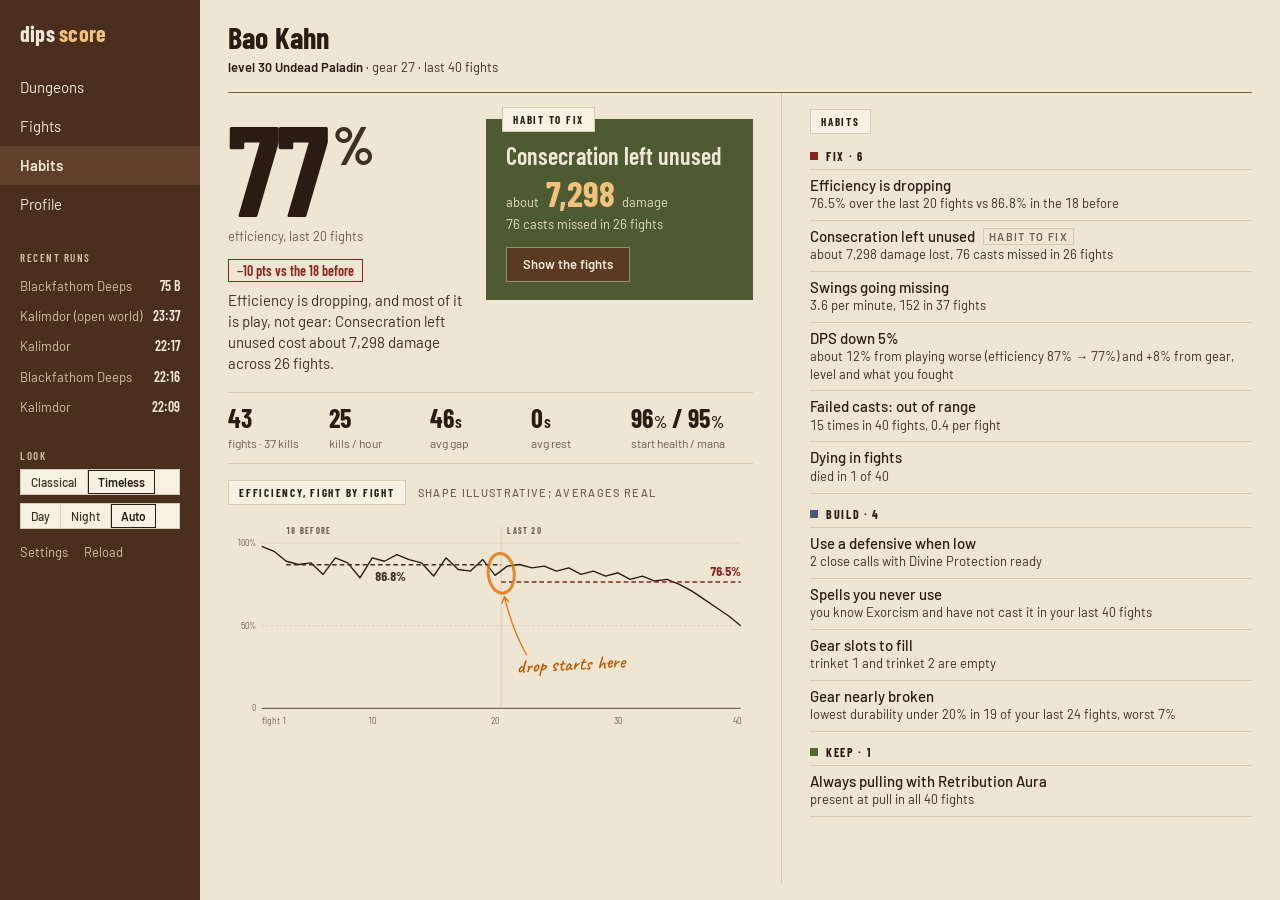
<file: docs/design/mockups/habits.html>
<!doctype html>
<html lang="en">
<head>
<meta charset="utf-8"><meta name="viewport" content="width=device-width, initial-scale=1">
<title>Bao Kahn habits - projectArthas</title>
<link href="https://fonts.googleapis.com/css2?family=Barlow:wght@400;500;600&family=Barlow+Condensed:wght@500;600;700&family=Caveat:wght@600&display=swap" rel="stylesheet">
<link rel="stylesheet" href="assets/theme.css">
<script src="assets/theme.js"></script>
<style>
.rail .sl{display:flex;gap:16px;padding:14px 20px 0;font-size:13px}
.rail .sl a{color:var(--rail-mu);text-decoration:none}.rail .sl a:hover{text-decoration:underline}
.main{display:flex;flex-direction:column;padding-bottom:16px}
.top{margin-bottom:0;border-bottom-color:var(--gold)}
.hb{display:grid;grid-template-columns:minmax(0,1fr) 470px;flex:1}
.lcol{padding-right:28px;border-right:1px solid var(--ln);min-width:0}
.rcol{padding:16px 0 0 28px;min-width:0}
.hero{display:grid;grid-template-columns:280px minmax(0,1fr);gap:28px;padding:14px 0 18px;border-bottom:1px solid var(--ln)}
.sc{font:700 150px/.8 "Barlow Condensed",sans-serif;letter-spacing:-.02em;display:flex;align-items:flex-start;margin-top:8px}
.sc em{font-style:normal;font-size:64px;line-height:1;margin:2px 0 0 6px;color:var(--tx2)}
.cap{margin-top:10px;font-size:13px;color:var(--mu)}
.chip{margin-top:14px}
.chip b{display:inline-block;font:600 14px "Barlow Condensed",sans-serif;color:var(--gD);border:1px solid var(--gD);padding:2px 8px}
.vd{font-size:15px;line-height:1.4;margin-top:8px;color:var(--tx2)}
.kf{display:flex;gap:20px;padding:12px 0 11px;border-bottom:1px solid var(--ln)}
.kf div{flex:1 1 0;min-width:0}.kf div:last-child{flex-grow:1.4}
.kf b{display:block;font:700 30px/1 "Barlow Condensed",sans-serif;white-space:nowrap}
.kf b small{font-size:19px;font-weight:600;margin-left:1px}
.kf span{display:block;margin-top:4px;font-size:12px;color:var(--mu)}
.sec{padding-top:16px}
.sec .tab{margin-bottom:12px}.sec .illus{margin-left:12px}
.ch svg{display:block;width:100%;height:auto;overflow:visible}
.ch text{font-family:Barlow,sans-serif}.ch text.c{font-family:"Barlow Condensed",sans-serif}
.ch text.hand{font:600 25px Caveat,cursive;fill:var(--hl-note)}
.fix{position:relative;margin-top:12px;align-self:start;background:var(--plate);color:var(--plate-tx);padding:24px 20px 18px}
.fix .tab{position:absolute;top:-12px;left:16px}
.fix .fix-h{font:600 27px/1.1 "Barlow Condensed",sans-serif;margin-bottom:6px}
.fix .m{display:flex;flex-wrap:wrap;align-items:baseline;column-gap:7px;row-gap:2px}
.fix .m b{font:700 36px/1 "Barlow Condensed",sans-serif;color:var(--plate-ac)}
.fix .m span{font-size:13px;color:var(--plate-mu);white-space:nowrap}.fix .m .sep{flex-basis:100%;margin-top:2px}
.fix .btn{margin-top:14px}
.hab>.tab{margin-bottom:2px}
.gh{display:flex;align-items:center;gap:8px;margin-top:14px;padding-bottom:7px;font:700 12px/1 "Barlow Condensed",sans-serif;letter-spacing:.14em;text-transform:uppercase;color:var(--tx)}
.gh i{width:8px;height:8px;flex:none}
.hl{list-style:none;border-bottom:1px solid var(--ln)}
.hl li{padding:6px 0 7px;border-top:1px solid var(--ln)}
.hl b{display:block;font:500 15px/1.3 Barlow,sans-serif;color:var(--tx)}
.hl span{display:block;font-size:13px;line-height:1.35;color:var(--tx2)}
.hl em{display:inline-block;margin-left:8px;padding:1px 5px;border:1px solid var(--ln);font:600 11px/1.2 Barlow,sans-serif;font-style:normal;letter-spacing:.12em;text-transform:uppercase;color:var(--mu);vertical-align:1px}
@media (max-width:1419px){.sc{font-size:128px}.sc em{font-size:54px}.hero{grid-template-columns:236px minmax(0,1fr);gap:22px}.fix .fix-h{font-size:24px}.kf{gap:14px}.kf b{font-size:26px}.kf b small{font-size:17px}}
</style>
</head>
<body>
<div class="app">
  <aside class="rail">
    <div class="logo">dips <span>score</span></div>
    <nav aria-label="Sections">
      <a href="history.html">Dungeons</a>
      <a href="fight.html">Fights</a>
      <a href="habits.html" aria-current="page">Habits</a>
      <a href="profile.html">Profile</a>
    </nav>
    <div class="rl">Recent runs</div>
    <a class="run" href="debrief.html"><span>Blackfathom Deeps</span><b>75 B</b></a>
    <a class="run" href="#"><span>Kalimdor (open world)</span><b>23:37</b></a>
    <a class="run" href="#"><span>Kalimdor</span><b>22:17</b></a>
    <a class="run" href="#"><span>Blackfathom Deeps</span><b>22:16</b></a>
    <a class="run" href="#"><span>Kalimdor</span><b>22:09</b></a>
    <div class="rl">Look</div>
    <div style="padding:0 20px;display:grid;gap:8px">
      <div class="seg" role="group" aria-label="Theme"><button data-set-theme="classical">Classical</button><button data-set-theme="timeless">Timeless</button></div>
      <div class="seg" role="group" aria-label="Day or night"><button data-set-mode="day">Day</button><button data-set-mode="night">Night</button><button data-set-mode="auto">Auto</button></div>
    </div>
    <div class="rlinks"><a href="#">Settings</a><a href="#">Reload</a></div>
  </aside>
  <main class="main">
    <header class="top">
      <div><h1>Bao Kahn</h1><div class="meta"><b>level 30 Undead Paladin</b> · gear 27 · last 40 fights</div></div>
    </header>
    <div class="hb">
      <div class="lcol">
        <div class="hero">
          <div>
            <div class="sc c"><span data-count="77">77</span><em>%</em></div>
            <p class="cap">efficiency, last 20 fights</p>
            <div class="chip"><b>−10 pts vs the 18 before</b></div>
            <p class="vd">Efficiency is dropping, and most of it is play, not gear: Consecration left unused cost about 7,298 damage across 26 fights.</p>
          </div>
          <section class="fix" aria-labelledby="fixh">
            <h2 class="tab" id="fixh">Habit to fix</h2>
            <p class="fix-h">Consecration left unused</p>
            <div class="m"><span>about</span><b>7,298</b><span>damage</span><span class="sep">76 casts missed in 26 fights</span></div>
            <a class="btn" href="#">Show the fights</a>
          </section>
        </div>
        <div class="kf" aria-label="Key figures">
          <div><b class="c">43</b><span>fights · 37 kills</span></div>
          <div><b class="c">25</b><span>kills / hour</span></div>
          <div><b class="c">46<small>s</small></b><span>avg gap</span></div>
          <div><b class="c">0<small>s</small></b><span>avg rest</span></div>
          <div><b class="c">96<small>%</small> / 95<small>%</small></b><span>start health / mana</span></div>
        </div>
        <section class="sec ch" aria-labelledby="ech">
          <h2 class="tab" id="ech">Efficiency, fight by fight</h2><span class="illus">shape illustrative; averages real</span>
          <svg viewBox="0 0 686 280" role="img" aria-label="Efficiency per fight over the last 40 fights: average 86.8% in the 18 fights before, 76.5% over the last 20">
            <line x1="44" x2="670" y1="34" y2="34" stroke="var(--ln)"/>
            <line x1="44" x2="670" y1="142" y2="142" stroke="var(--ln)" stroke-dasharray="3 3"/>
            <line x1="44" x2="670" y1="250" y2="250" stroke="var(--tx)"/>
            <text x="36" y="38" text-anchor="end" font-size="11" fill="var(--mu)">100%</text>
            <text x="36" y="146" text-anchor="end" font-size="11" fill="var(--mu)">50%</text>
            <text x="36" y="254" text-anchor="end" font-size="11" fill="var(--mu)">0</text>
            <line x1="357" x2="357" y1="12" y2="250" stroke="var(--ln)"/>
            <text class="c" x="76" y="22" font-size="11" font-weight="700" letter-spacing="1.6" fill="var(--mu)">18 BEFORE</text>
            <text class="c" x="365" y="22" font-size="11" font-weight="700" letter-spacing="1.6" fill="var(--mu)">LAST 20</text>
            <path d="M44 38.3 L60.1 44.8 L76.1 57.8 L92.2 62.1 L108.2 59.9 L124.3 75 L140.3 53.4 L156.4 59.9 L172.4 79.4 L188.5 53.4 L204.5 57.8 L220.6 49.1 L236.6 55.6 L252.7 59.9 L268.7 77.2 L284.8 53.4 L300.8 68.6 L316.9 70.7 L332.9 55.6 L349 76.3 L365 64.2 L381.1 62.1 L397.1 66.4 L413.2 64.2 L429.2 70.7 L445.3 66.4 L461.3 75 L477.4 70.7 L493.4 77.2 L509.5 72.9 L525.5 81.5 L541.6 77.2 L557.6 83.7 L573.7 81.5 L589.7 88 L605.8 96.6 L621.8 107.4 L637.9 118.2 L653.9 129 L670 142" fill="none" stroke="var(--tx)" stroke-width="1.8" stroke-linejoin="round"/>
            <line x1="76" x2="357" y1="62.5" y2="62.5" stroke="var(--tx2)" stroke-width="2" stroke-dasharray="6 4"/>
            <line x1="357" x2="670" y1="84.8" y2="84.8" stroke="var(--gD)" stroke-width="2" stroke-dasharray="6 4"/>
            <text class="c" x="212" y="83" text-anchor="middle" font-size="17" font-weight="700" fill="var(--tx2)">86.8%</text>
            <text class="c" x="670" y="77" text-anchor="end" font-size="17" font-weight="700" fill="var(--gD)">76.5%</text>
            <text x="44" y="270" font-size="11" fill="var(--mu)">fight 1</text>
            <text x="188.5" y="270" text-anchor="middle" font-size="11" fill="var(--mu)">10</text>
            <text x="349" y="270" text-anchor="middle" font-size="11" fill="var(--mu)">20</text>
            <text x="509.5" y="270" text-anchor="middle" font-size="11" fill="var(--mu)">30</text>
            <text x="670" y="270" text-anchor="end" font-size="11" fill="var(--mu)">40</text>
            <g class="hl-stroke" stroke-linecap="round" aria-hidden="true">
              <ellipse data-draw style="--len:146;--i:0" cx="357" cy="73.6" rx="17" ry="26" transform="rotate(-6 357 73.6)" stroke-width="4" opacity=".85"/>
              <path data-draw style="--len:100;--i:1" d="M390 180 Q372 148 361 104 M358.2 112.6 L361 104 L367 110.7" stroke-width="1.8"/>
            </g>
            <text data-fade style="--i:1" class="hand" x="378" y="204" transform="rotate(-3 378 204)">drop starts here</text>
          </svg>
        </section>
      </div>
      <div class="rcol">
        <section class="hab" aria-labelledby="hh">
          <h2 class="tab" id="hh">Habits</h2>
          <h3 class="gh"><i style="background:var(--gD)"></i>Fix · 6</h3>
          <ul class="hl">
            <li><b>Efficiency is dropping</b><span>76.5% over the last 20 fights vs 86.8% in the 18 before</span></li>
            <li><b>Consecration left unused<em>habit to fix</em></b><span>about 7,298 damage lost, 76 casts missed in 26 fights</span></li>
            <li><b>Swings going missing</b><span>3.6 per minute, 152 in 37 fights</span></li>
            <li><b>DPS down 5%</b><span>about 12% from playing worse (efficiency 87% → 77%) and +8% from gear, level and what you fought</span></li>
            <li><b>Failed casts: out of range</b><span>15 times in 40 fights, 0.4 per fight</span></li>
            <li><b>Dying in fights</b><span>died in 1 of 40</span></li>
          </ul>
          <h3 class="gh"><i style="background:var(--m-cast)"></i>Build · 4</h3>
          <ul class="hl">
            <li><b>Use a defensive when low</b><span>2 close calls with Divine Protection ready</span></li>
            <li><b>Spells you never use</b><span>you know Exorcism and have not cast it in your last 40 fights</span></li>
            <li><b>Gear slots to fill</b><span>trinket 1 and trinket 2 are empty</span></li>
            <li><b>Gear nearly broken</b><span>lowest durability under 20% in 19 of your last 24 fights, worst 7%</span></li>
          </ul>
          <h3 class="gh"><i style="background:var(--m-dmg)"></i>Keep · 1</h3>
          <ul class="hl">
            <li><b>Always pulling with Retribution Aura</b><span>present at pull in all 40 fights</span></li>
          </ul>
        </section>
      </div>
    </div>
  </main>
</div>
</body>
</html>
</file>
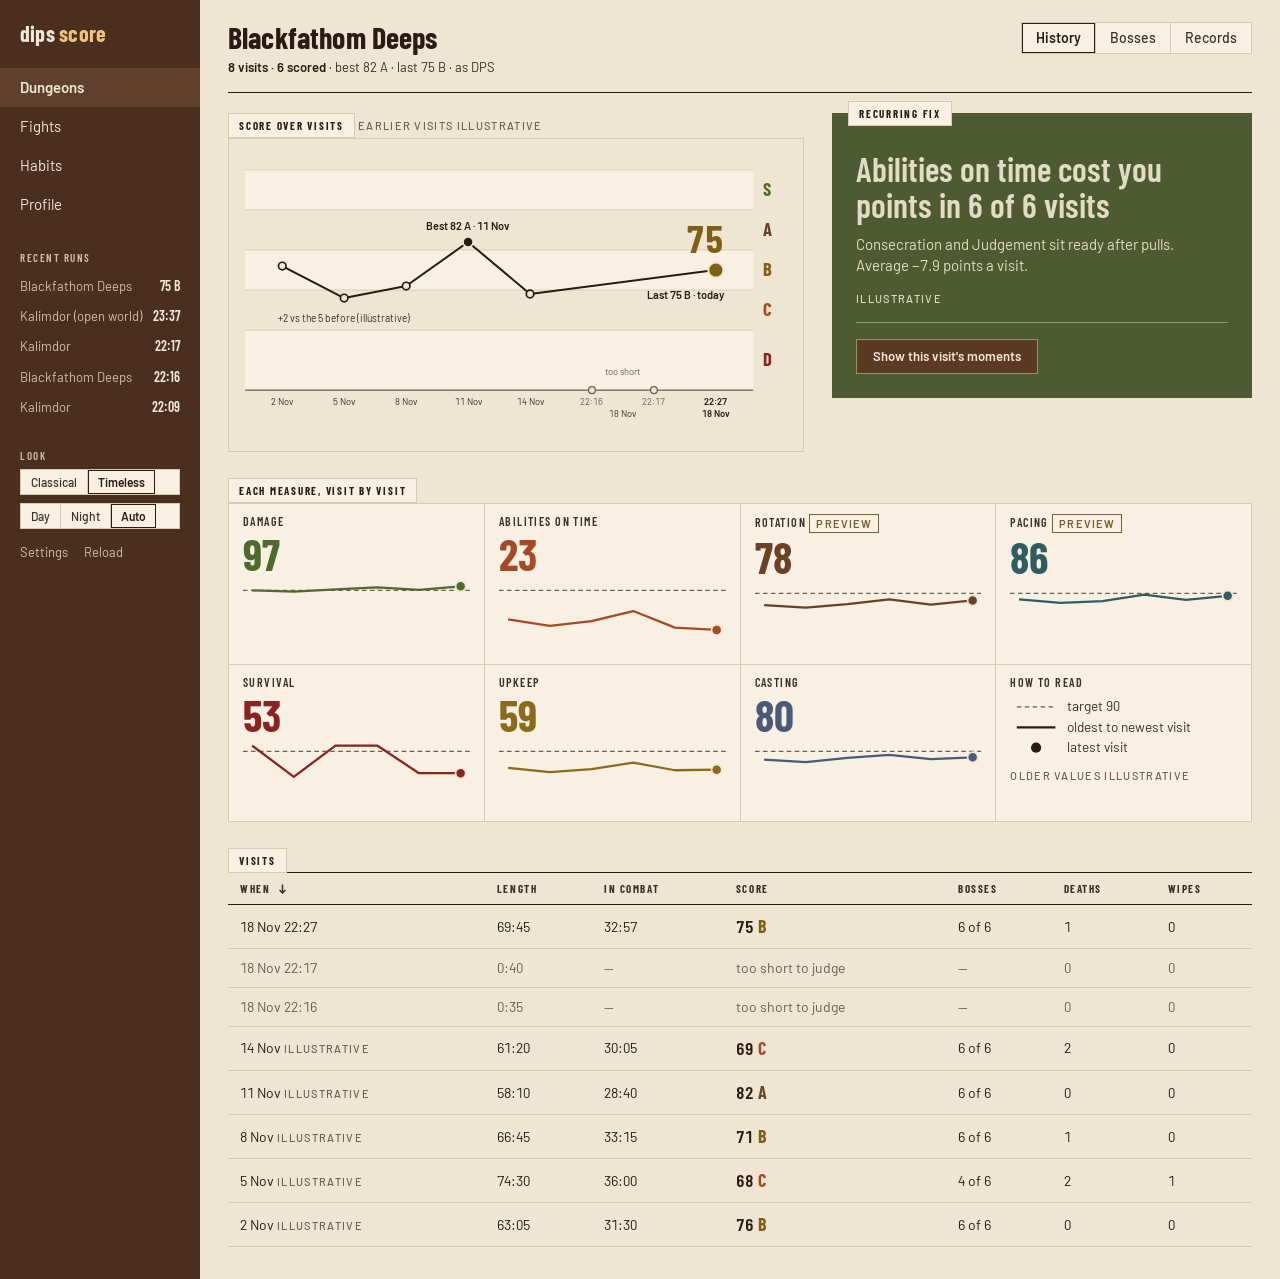
<file: docs/design/mockups/history.html>
<!doctype html>
<html lang="en">
<head>
<meta charset="utf-8"><meta name="viewport" content="width=device-width, initial-scale=1">
<title>Blackfathom Deeps history - projectArthas</title>
<link href="https://fonts.googleapis.com/css2?family=Barlow:wght@400;500;600&family=Barlow+Condensed:wght@500;600;700&family=Caveat:wght@600&display=swap" rel="stylesheet">
<link rel="stylesheet" href="assets/theme.css">
<script src="assets/theme.js"></script>
<style>
.hero{display:grid;grid-template-columns:1fr 420px;gap:28px;align-items:start}
.box{border:1px solid var(--ln);padding:14px 16px;background:var(--bg)}
.sec{margin-top:26px}
.chart svg text{font-family:Barlow,sans-serif}
.chart svg text[class^="c g-"]{fill:currentColor}
.chart svg text.c{font-family:"Barlow Condensed",sans-serif}
.plate{position:relative;background:var(--plate);color:var(--plate-tx);padding:26px 24px 24px}.plate>.tab{position:absolute;top:-12px;left:16px}
.plate .lb{font:700 11px/1 "Barlow Condensed",sans-serif;letter-spacing:.16em;text-transform:uppercase;color:var(--plate-ac)}
.plate .fix-h{font:600 34px/1.08 "Barlow Condensed",sans-serif;margin:12px 0 10px}
.plate p{font-size:15px;color:var(--plate-mu);margin-bottom:12px}
.plate .rule{border-top:1px solid var(--plate-ln);margin:14px 0 16px}

.plate .illus{color:var(--plate-mu)}
.sms{display:grid;grid-template-columns:repeat(4,1fr);gap:1px;background:var(--ln);border:1px solid var(--ln)}
.sm{background:var(--panel);padding:10px 14px 8px}
.sm .nm{font:600 12px/1.2 "Barlow Condensed",sans-serif;letter-spacing:.12em;text-transform:uppercase;color:var(--tx2);min-height:16px}
.sm .big{font:700 44px/1 "Barlow Condensed",sans-serif;margin:2px 0 4px}
.sm .illus{display:block;margin-top:6px}
table{width:100%;border-collapse:collapse;margin-top:-1px}
th{text-align:left;font:700 11px/1 "Barlow Condensed",sans-serif;letter-spacing:.14em;text-transform:uppercase;color:var(--tx2);padding:10px 12px;border-top:1px solid var(--tx);border-bottom:1px solid var(--tx)}
th svg{vertical-align:-1px;margin-left:4px}
td{padding:9px 12px;border-bottom:1px solid var(--ln);font-size:14px}
td.c{font-size:18px;font-weight:600} td.c b{font-weight:700}
td.mu,tr.off td{color:var(--mu)}
</style>
</head>
<body>
<div class="app">
  <aside class="rail">
    <div class="logo">dips <span>score</span></div>
    <nav aria-label="Sections">
      <a href="history.html" aria-current="page">Dungeons</a>
      <a href="fight.html">Fights</a>
      <a href="habits.html">Habits</a>
      <a href="profile.html">Profile</a>
    </nav>
    <div class="rl">Recent runs</div>
    <a class="run" href="debrief.html"><span>Blackfathom Deeps</span><b>75 B</b></a>
    <a class="run" href="#"><span>Kalimdor (open world)</span><b>23:37</b></a>
    <a class="run" href="#"><span>Kalimdor</span><b>22:17</b></a>
    <a class="run" href="#"><span>Blackfathom Deeps</span><b>22:16</b></a>
    <a class="run" href="#"><span>Kalimdor</span><b>22:09</b></a>
    <div class="rl">Look</div>
    <div style="padding:0 20px;display:grid;gap:8px">
      <div class="seg" role="group" aria-label="Theme"><button data-set-theme="classical">Classical</button><button data-set-theme="timeless">Timeless</button></div>
      <div class="seg" role="group" aria-label="Day or night"><button data-set-mode="day">Day</button><button data-set-mode="night">Night</button><button data-set-mode="auto">Auto</button></div>
    </div>
    <div class="rlinks"><a href="#">Settings</a><a href="#">Reload</a></div>
  </aside>
  <main class="main">
    <header class="top">
      <div><h1>Blackfathom Deeps</h1><div class="meta"><b>8 visits · 6 scored</b> · best 82 A · last 75 B · as DPS</div></div>
      <nav class="tabs" aria-label="Dungeon views"><a href="history.html" aria-current="page">History</a><a href="bosses.html">Bosses</a><a href="records.html">Records</a></nav>
    </header>

    <div class="hero">
      <section class="chart" aria-label="Score over visits">
        <span class="tab">Score over visits</span> <span class="illus">earlier visits illustrative</span>
        <div class="box"><svg viewBox="0 0 640 330" width="100%" role="img" aria-label="Score per visit at Blackfathom Deeps, 6 scored visits"><rect x="0" y="20.0" width="600" height="47.3" fill="var(--panel)"/><text x="612" y="50.6" class="c g-S" font-size="22" font-weight="700">S</text><line x1="0" x2="600" y1="20.0" y2="20.0" stroke="var(--ln)" stroke-width="1"/><rect x="0" y="67.3" width="600" height="47.3" fill="var(--bg)"/><text x="612" y="97.9" class="c g-A" font-size="22" font-weight="700">A</text><line x1="0" x2="600" y1="67.3" y2="67.3" stroke="var(--ln)" stroke-width="1"/><rect x="0" y="114.5" width="600" height="47.3" fill="var(--panel)"/><text x="612" y="145.2" class="c g-B" font-size="22" font-weight="700">B</text><line x1="0" x2="600" y1="114.5" y2="114.5" stroke="var(--ln)" stroke-width="1"/><rect x="0" y="161.8" width="600" height="47.3" fill="var(--bg)"/><text x="612" y="192.5" class="c g-C" font-size="22" font-weight="700">C</text><line x1="0" x2="600" y1="161.8" y2="161.8" stroke="var(--ln)" stroke-width="1"/><rect x="0" y="209.1" width="600" height="70.9" fill="var(--panel)"/><text x="612" y="251.5" class="c g-D" font-size="22" font-weight="700">D</text><line x1="0" x2="600" y1="209.1" y2="209.1" stroke="var(--ln)" stroke-width="1"/><line x1="0" x2="600" y1="280" y2="280" stroke="var(--tx)" stroke-width="1"/><path d="M44.0 133.5 L117.1 171.3 L190.3 157.1 L263.4 105.1 L336.6 166.5 L556.0 138.2" fill="none" stroke="var(--tx)" stroke-width="2.4" stroke-linejoin="round" data-draw style="--len:563;--i:0"/><circle cx="44.0" cy="133.5" r="4.5" fill="var(--bg)" stroke="var(--tx)" stroke-width="2"/><circle cx="117.1" cy="171.3" r="4.5" fill="var(--bg)" stroke="var(--tx)" stroke-width="2"/><circle cx="190.3" cy="157.1" r="4.5" fill="var(--bg)" stroke="var(--tx)" stroke-width="2"/><circle cx="263.4" cy="105.1" r="6" fill="var(--tx)" stroke="var(--bg)" stroke-width="2"/><circle cx="336.6" cy="166.5" r="4.5" fill="var(--bg)" stroke="var(--tx)" stroke-width="2"/><circle cx="556.0" cy="138.2" r="9" fill="var(--gB)" stroke="var(--bg)" stroke-width="2.5"/><circle cx="409.7" cy="280" r="4" fill="var(--bg)" stroke="var(--mu)" stroke-width="1.5"/><circle cx="482.9" cy="280" r="4" fill="var(--bg)" stroke="var(--mu)" stroke-width="1.5"/><text x="446.3" y="262" text-anchor="middle" font-size="11" fill="var(--mu)">too short</text><text x="44.0" y="298" text-anchor="middle" font-size="11" fill="var(--tx2)">2 Nov</text><text x="117.1" y="298" text-anchor="middle" font-size="11" fill="var(--tx2)">5 Nov</text><text x="190.3" y="298" text-anchor="middle" font-size="11" fill="var(--tx2)">8 Nov</text><text x="263.4" y="298" text-anchor="middle" font-size="11" fill="var(--tx2)">11 Nov</text><text x="336.6" y="298" text-anchor="middle" font-size="11" fill="var(--tx2)">14 Nov</text><text x="409.7" y="298" text-anchor="middle" font-size="11" fill="var(--mu)">22:16</text><text x="446.3" y="312" text-anchor="middle" font-size="11" fill="var(--tx2)">18 Nov</text><text x="482.9" y="298" text-anchor="middle" font-size="11" fill="var(--mu)">22:17</text><text x="556.0" y="298" text-anchor="middle" font-size="11" fill="var(--tx)" font-weight="600">22:27</text><text x="556.0" y="312" text-anchor="middle" font-size="11" fill="var(--tx)" font-weight="600">18 Nov</text><text x="263.4" y="91.1" text-anchor="middle" font-size="13" font-weight="600" fill="var(--tx)">Best 82 A · 11 Nov</text><text x="566.0" y="118.2" text-anchor="end" class="c" font-size="44" font-weight="700" fill="var(--gB)" data-count="75">75</text><text x="566.0" y="172.2" text-anchor="end" font-size="13" font-weight="600" fill="var(--tx)">Last 75 B · today</text><text x="117.1" y="199.6" font-size="12" fill="var(--tx2)" text-anchor="middle">+2 vs the 5 before (illustrative)</text></svg></div>
      </section>
      <section class="plate" aria-labelledby="rfix">
        <h2 class="tab" id="rfix">Recurring fix</h2>
        <p class="fix-h">Abilities on time cost you points in 6 of 6 visits</p>
        <p>Consecration and Judgement sit ready after pulls. Average −7.9 points a visit.</p>
        <span class="illus">illustrative</span>
        <div class="rule"></div>
        <a class="btn" href="#">Show this visit's moments</a>
      </section>
    </div>

    <section class="sec" aria-label="Each measure">
      <span class="tab">Each measure, visit by visit</span>
      <div class="sms"><div class="sm"><div class="nm">Damage</div><div class="big c" style="color:var(--m-dmg)">97</div><svg viewBox="0 0 200 60" width="100%" aria-hidden="true"><line x1="0" x2="200" y1="9.2" y2="9.2" stroke="var(--mu)" stroke-width="1" stroke-dasharray="4 3"/><polyline points="8.0,9.2 44.8,10.2 81.6,8.2 118.4,6.6 155.2,8.7 192.0,5.6" fill="none" stroke="var(--m-dmg)" stroke-width="2" stroke-linejoin="round"/><circle cx="192.0" cy="5.6" r="4.5" fill="var(--m-dmg)" stroke="var(--bg)" stroke-width="1.5"/></svg></div><div class="sm"><div class="nm">Abilities on time</div><div class="big c" style="color:var(--m-cd)">23</div><svg viewBox="0 0 200 60" width="100%" aria-hidden="true"><line x1="0" x2="200" y1="9.2" y2="9.2" stroke="var(--mu)" stroke-width="1" stroke-dasharray="4 3"/><polyline points="8.0,34.7 44.8,40.4 81.6,36.2 118.4,27.4 155.2,42.0 192.0,44.0" fill="none" stroke="var(--m-cd)" stroke-width="2" stroke-linejoin="round"/><circle cx="192.0" cy="44.0" r="4.5" fill="var(--m-cd)" stroke="var(--bg)" stroke-width="1.5"/></svg></div><div class="sm"><div class="nm">Rotation <span class="tag">preview</span></div><div class="big c" style="color:var(--m-rot)">78</div><svg viewBox="0 0 200 60" width="100%" aria-hidden="true"><line x1="0" x2="200" y1="9.2" y2="9.2" stroke="var(--mu)" stroke-width="1" stroke-dasharray="4 3"/><polyline points="8.0,19.6 44.8,21.7 81.6,18.6 118.4,14.4 155.2,19.1 192.0,15.4" fill="none" stroke="var(--m-rot)" stroke-width="2" stroke-linejoin="round"/><circle cx="192.0" cy="15.4" r="4.5" fill="var(--m-rot)" stroke="var(--bg)" stroke-width="1.5"/></svg></div><div class="sm"><div class="nm">Pacing <span class="tag">preview</span></div><div class="big c" style="color:var(--m-pace)">86</div><svg viewBox="0 0 200 60" width="100%" aria-hidden="true"><line x1="0" x2="200" y1="9.2" y2="9.2" stroke="var(--mu)" stroke-width="1" stroke-dasharray="4 3"/><polyline points="8.0,14.4 44.8,17.5 81.6,16.0 118.4,10.2 155.2,14.9 192.0,11.3" fill="none" stroke="var(--m-pace)" stroke-width="2" stroke-linejoin="round"/><circle cx="192.0" cy="11.3" r="4.5" fill="var(--m-pace)" stroke="var(--bg)" stroke-width="1.5"/></svg></div><div class="sm"><div class="nm">Survival</div><div class="big c" style="color:var(--m-surv)">53</div><svg viewBox="0 0 200 60" width="100%" aria-hidden="true"><line x1="0" x2="200" y1="9.2" y2="9.2" stroke="var(--mu)" stroke-width="1" stroke-dasharray="4 3"/><polyline points="8.0,4.0 44.8,31.6 81.6,4.0 118.4,4.0 155.2,28.4 192.0,28.4" fill="none" stroke="var(--m-surv)" stroke-width="2" stroke-linejoin="round"/><circle cx="192.0" cy="28.4" r="4.5" fill="var(--m-surv)" stroke="var(--bg)" stroke-width="1.5"/></svg></div><div class="sm"><div class="nm">Upkeep</div><div class="big c" style="color:var(--m-upk)">59</div><svg viewBox="0 0 200 60" width="100%" aria-hidden="true"><line x1="0" x2="200" y1="9.2" y2="9.2" stroke="var(--mu)" stroke-width="1" stroke-dasharray="4 3"/><polyline points="8.0,23.8 44.8,27.4 81.6,24.8 118.4,19.1 155.2,25.8 192.0,25.3" fill="none" stroke="var(--m-upk)" stroke-width="2" stroke-linejoin="round"/><circle cx="192.0" cy="25.3" r="4.5" fill="var(--m-upk)" stroke="var(--bg)" stroke-width="1.5"/></svg></div><div class="sm"><div class="nm">Casting</div><div class="big c" style="color:var(--m-cast)">80</div><svg viewBox="0 0 200 60" width="100%" aria-hidden="true"><line x1="0" x2="200" y1="9.2" y2="9.2" stroke="var(--mu)" stroke-width="1" stroke-dasharray="4 3"/><polyline points="8.0,16.5 44.8,18.6 81.6,14.9 118.4,12.3 155.2,16.0 192.0,14.4" fill="none" stroke="var(--m-cast)" stroke-width="2" stroke-linejoin="round"/><circle cx="192.0" cy="14.4" r="4.5" fill="var(--m-cast)" stroke="var(--bg)" stroke-width="1.5"/></svg></div><div class="sm"><div class="nm">How to read</div><svg viewBox="0 0 200 60" width="100%" aria-hidden="true"><line x1="6" x2="40" y1="14" y2="14" stroke="var(--mu)" stroke-dasharray="4 3"/><line x1="6" x2="40" y1="32" y2="32" stroke="var(--tx)" stroke-width="2"/><circle cx="23" cy="50" r="4.5" fill="var(--tx)"/><g font-size="12" fill="var(--tx2)"><text x="50" y="18">target 90</text><text x="50" y="36">oldest to newest visit</text><text x="50" y="54">latest visit</text></g></svg><span class="illus">older values illustrative</span></div></div>
    </section>

    <section class="sec" aria-label="Visits">
      <span class="tab">Visits</span>
      <table><thead><tr><th scope="col">When <svg width="9" height="11" viewBox="0 0 9 11" aria-label="sorted newest first"><path d="M4.5 10V1.5M1.5 7l3 3 3-3" fill="none" stroke="currentColor" stroke-width="1.5"/></svg></th><th scope="col">Length</th><th scope="col">In combat</th><th scope="col">Score</th><th scope="col">Bosses</th><th scope="col">Deaths</th><th scope="col">Wipes</th></tr></thead>
      <tbody><tr><td>18 Nov 22:27</td><td class="num">69:45</td><td class="num">32:57</td><td class="num c">75 <b class="g-B">B</b></td><td class="num">6 of 6</td><td class="num">1</td><td class="num">0</td></tr><tr class=off><td>18 Nov 22:17</td><td class="num">0:40</td><td class="num">—</td><td class="mu">too short to judge</td><td class="num">—</td><td class="num">0</td><td class="num">0</td></tr><tr class=off><td>18 Nov 22:16</td><td class="num">0:35</td><td class="num">—</td><td class="mu">too short to judge</td><td class="num">—</td><td class="num">0</td><td class="num">0</td></tr><tr><td>14 Nov <span class="illus">illustrative</span></td><td class="num">61:20</td><td class="num">30:05</td><td class="num c">69 <b class="g-C">C</b></td><td class="num">6 of 6</td><td class="num">2</td><td class="num">0</td></tr><tr><td>11 Nov <span class="illus">illustrative</span></td><td class="num">58:10</td><td class="num">28:40</td><td class="num c">82 <b class="g-A">A</b></td><td class="num">6 of 6</td><td class="num">0</td><td class="num">0</td></tr><tr><td>8 Nov <span class="illus">illustrative</span></td><td class="num">66:45</td><td class="num">33:15</td><td class="num c">71 <b class="g-B">B</b></td><td class="num">6 of 6</td><td class="num">1</td><td class="num">0</td></tr><tr><td>5 Nov <span class="illus">illustrative</span></td><td class="num">74:30</td><td class="num">36:00</td><td class="num c">68 <b class="g-C">C</b></td><td class="num">4 of 6</td><td class="num">2</td><td class="num">1</td></tr><tr><td>2 Nov <span class="illus">illustrative</span></td><td class="num">63:05</td><td class="num">31:30</td><td class="num c">76 <b class="g-B">B</b></td><td class="num">6 of 6</td><td class="num">0</td><td class="num">0</td></tr></tbody></table>
    </section>
  </main>
</div>
</body>
</html>
</file>
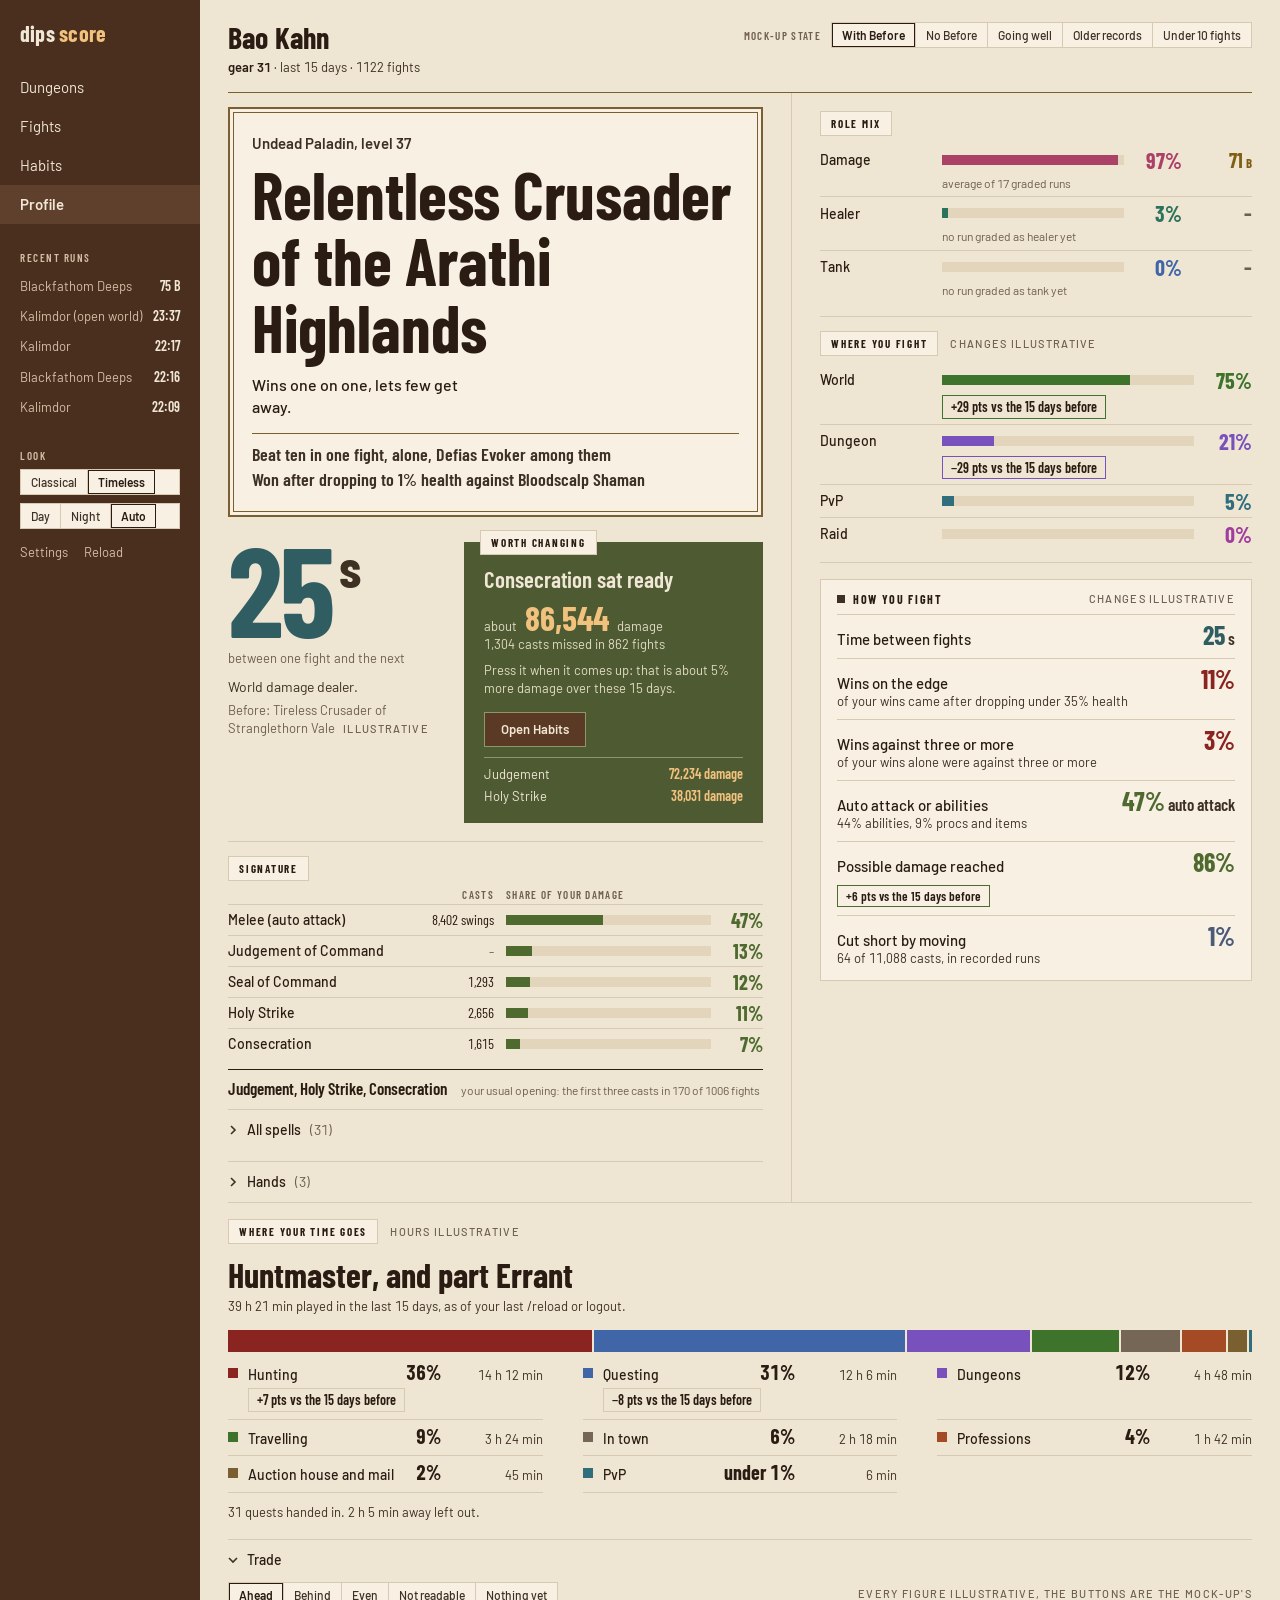
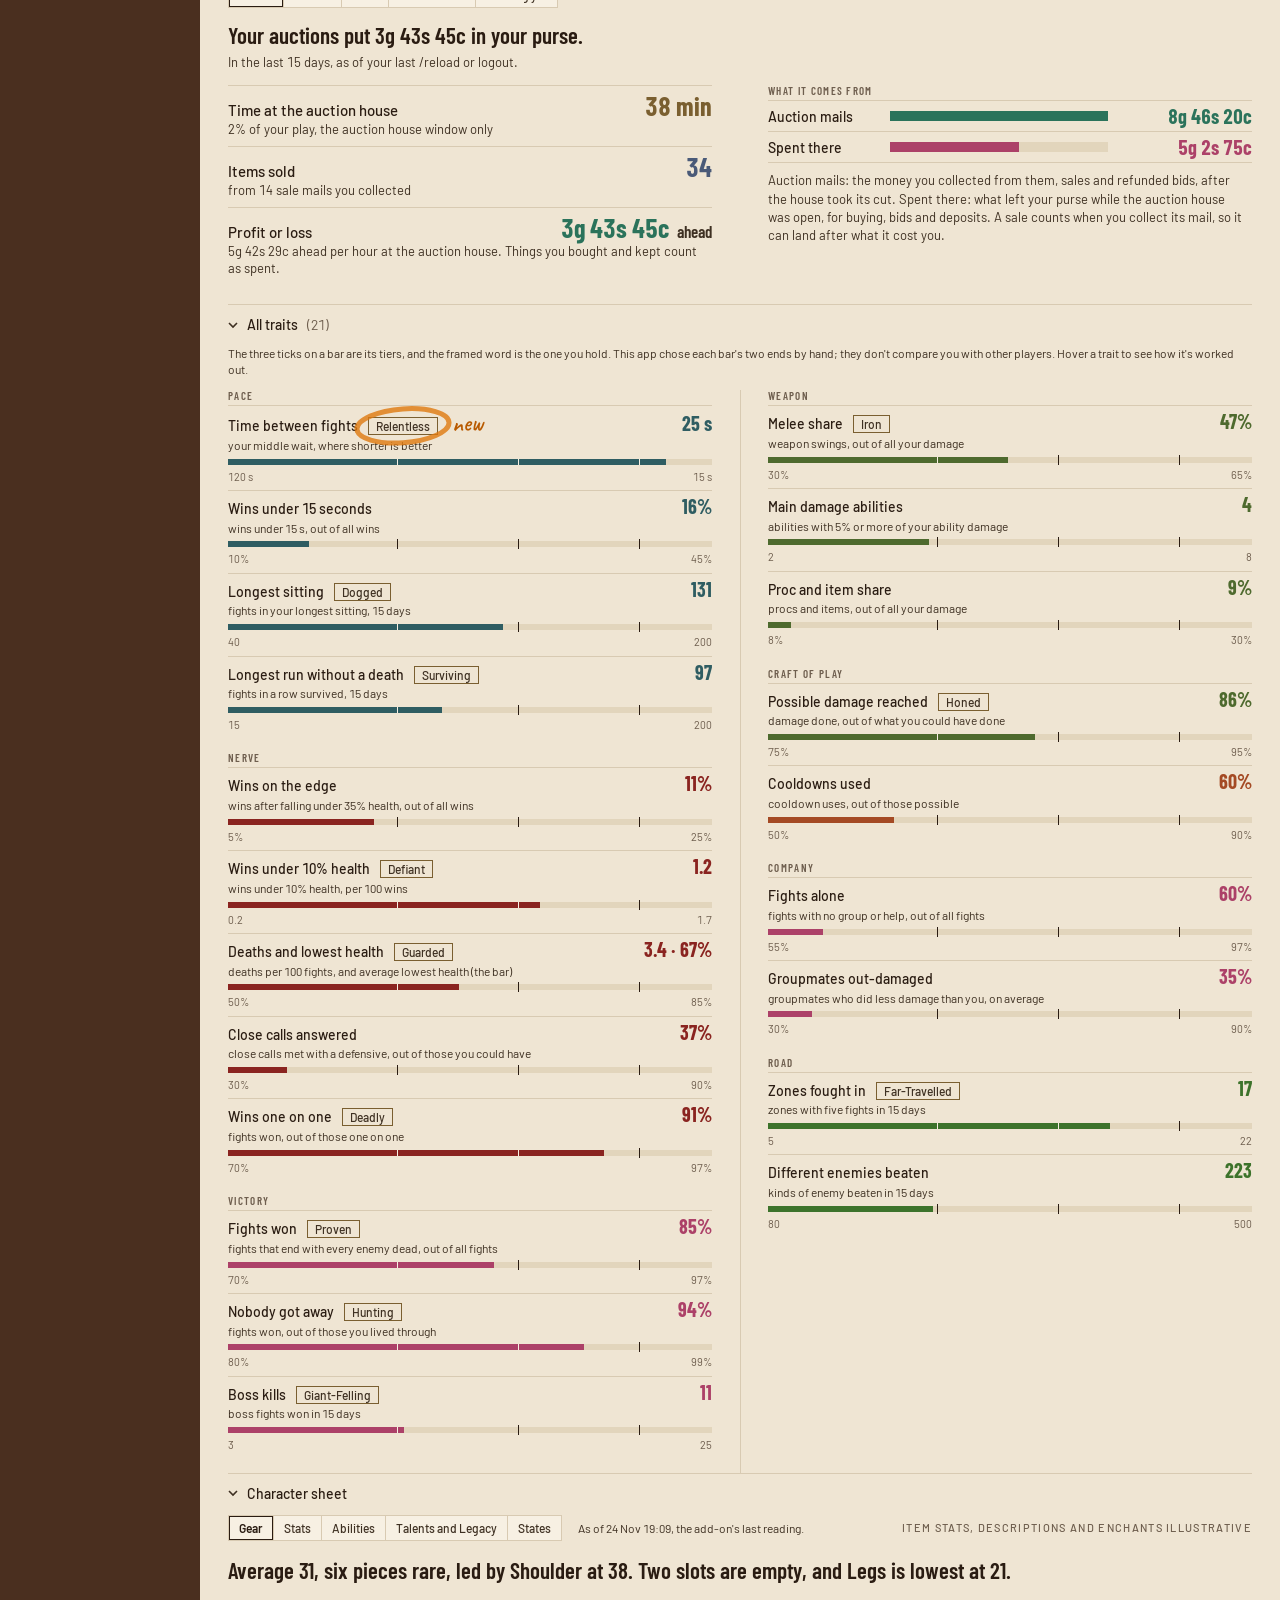
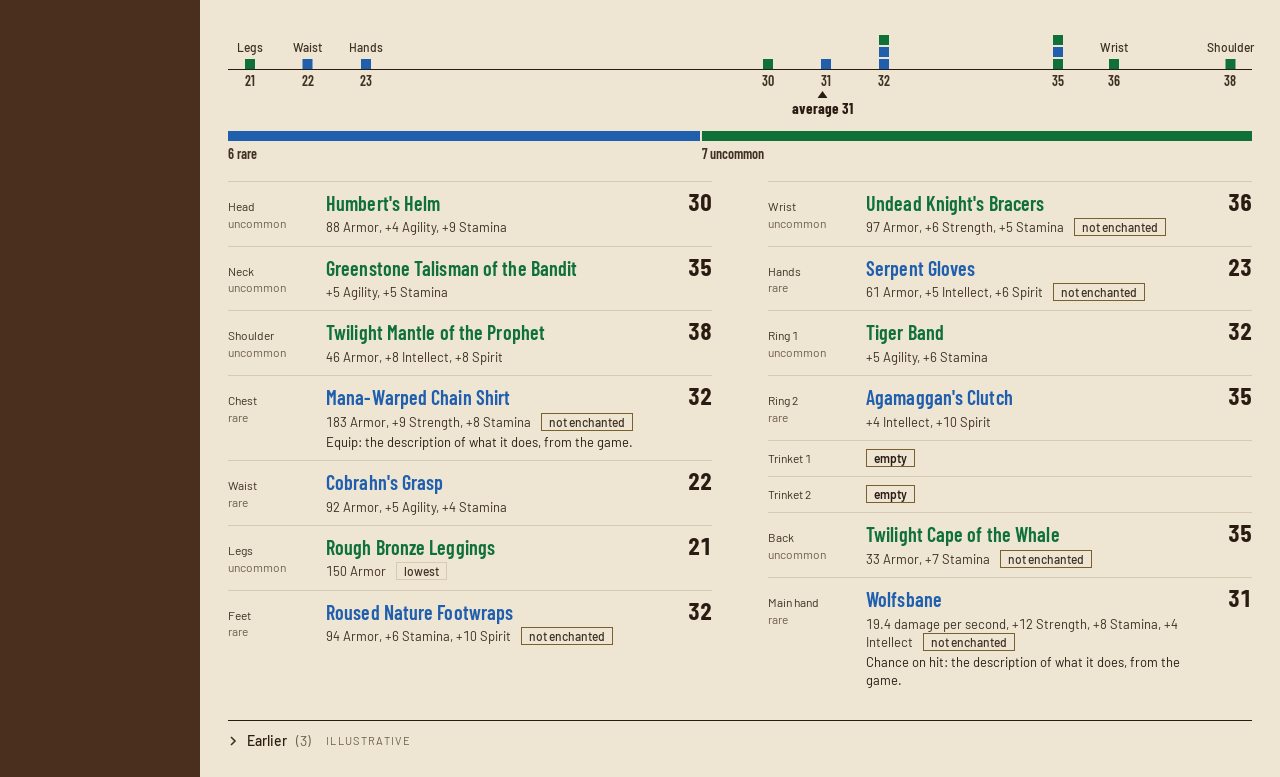
<file: docs/design/mockups/profile.html>
<!doctype html>
<html lang="en">
<head>
<meta charset="utf-8"><meta name="viewport" content="width=device-width, initial-scale=1">
<title>Bao Kahn profile - projectArthas</title>
<link href="https://fonts.googleapis.com/css2?family=Barlow:wght@400;500;600&family=Barlow+Condensed:wght@500;600;700&family=Caveat:wght@600&display=swap" rel="stylesheet">
<link rel="stylesheet" href="assets/theme.css">
<script src="assets/theme.js"></script>
<style>
.main{display:flex;flex-direction:column;padding-bottom:16px}
.top{margin-bottom:0;border-bottom-color:var(--gold)}
.pf{display:grid;grid-template-columns:minmax(0,1fr) 460px;flex:1}
.lcol{padding-right:28px;border-right:1px solid var(--ln);min-width:0}
.rcol{padding:4px 0 16px 28px;min-width:0}
/* hero as the built Habits page: figure, caption, boxed chip, the sentence; the plate beside it */
.hero{display:grid;grid-template-columns:260px minmax(0,1fr);gap:28px;padding:14px 0 18px;border-bottom:1px solid var(--ln)}
.sc{font:700 150px/.8 "Barlow Condensed",sans-serif;letter-spacing:-.02em;display:flex;align-items:flex-start;margin-top:8px}
.sc em{font-style:normal;font-size:64px;line-height:1;margin:2px 0 0 6px;color:var(--tx2)}
.cap{margin-top:10px;font-size:13px;color:var(--mu)}
.hero .chips{margin-top:12px}
.lab{margin-top:10px;font-size:14px;line-height:1.4;color:var(--tx2)}
.hero p.bef{margin-top:4px;font-size:13px;line-height:1.4;color:var(--mu)}.bef .illus{margin-left:8px}
/* the crest: gold draws the double rule and the hairline, never a fill; the title takes a line more only when that makes it 15% bigger */
.crest{margin-top:14px;border:2px solid var(--gold);padding:3px;background:var(--panel);container-type:inline-size}
.crest>div{border:1px solid var(--gold);padding:20px 18px}
.crest .who{font:600 15px/1.35 Barlow,sans-serif;color:var(--tx2)}
.crest h2{margin-top:8px;font:700 clamp(44px,12.6cqi,74px)/1 "Barlow Condensed",sans-serif;text-wrap:balance}
.crest .two{margin-top:14px;font:500 16px/1.4 Barlow,sans-serif}
.crest ul{list-style:none;margin:14px 0 0;padding:10px 0 0;border-top:1px solid var(--gold)}
.crest li+li{margin-top:4px}.crest li{font:600 18px/1.2 "Barlow Condensed",sans-serif;color:var(--tx2)}
.hand{font:600 24px/1 Caveat,cursive;color:var(--hl-note);display:inline-block;transform:rotate(-3deg)}
.old{margin-top:8px;font-size:13px;line-height:1.4;color:var(--mu)}
.need{font:600 23px/1.2 "Barlow Condensed",sans-serif;max-width:30ch;margin-top:18px}
.need+p{margin-top:8px;font-size:14px;color:var(--tx2);max-width:62ch}
.fix{position:relative;margin-top:12px;align-self:start;background:var(--plate);color:var(--plate-tx);padding:24px 20px 18px}
.fix .tab{position:absolute;top:-12px;left:16px}
.fix .fix-h{font:600 23px/1.15 "Barlow Condensed",sans-serif;margin-bottom:8px}
.fix .m{display:flex;flex-wrap:wrap;align-items:baseline;column-gap:8px;row-gap:2px}
.fix .m b{font:700 34px/1 "Barlow Condensed",sans-serif;color:var(--plate-ac)}
.fix .m span{font-size:13px;color:var(--plate-mu)}
.fix p.why{margin-top:8px;font-size:13px;line-height:1.4;color:var(--plate-mu);max-width:56ch}
.fix p.why .illus{color:var(--plate-mu);margin-left:6px}
.fix .btn{margin-top:14px}
.fix p.lost{font-size:13px;color:var(--plate-mu)}
.nx{margin-top:10px;border-top:1px solid var(--plate-ln);padding-top:7px;display:grid;gap:4px;font-size:13px}
.nx div{display:flex;justify-content:space-between;gap:10px}
.nx b{font:600 14px "Barlow Condensed",sans-serif;color:var(--plate-ac);white-space:nowrap}
.sec{padding:14px 0 12px;border-bottom:1px solid var(--ln)}.sec:last-child{border-bottom:0}
.sec>.tab{margin-bottom:8px}.sec>.illus{margin-left:12px}
.bar{position:relative;height:10px;background:var(--track)}
.bar i{position:absolute;left:0;top:0;bottom:0}
.na{color:var(--mu)}
/* the chip, boxed in its row's ink (Habits: "+12 pts vs the 11 before"); text in tx, since some inks miss 4.5:1 at 13px */
.chip{display:inline-block;padding:2px 8px;border:1px solid var(--ink,var(--ln));color:var(--tx);font:600 14px/1.25 "Barlow Condensed",sans-serif;white-space:nowrap}
/* share rows: name, bar, figure; a line under the bar for the chip or what the row needs */
.br{display:grid;grid-template-columns:110px minmax(0,1fr) 46px;align-items:center;gap:0 12px;padding:5px 0;border-top:1px solid var(--ln)}
.br.g4{grid-template-columns:110px minmax(0,1fr) 46px 58px}
.sec>.tab+.br,.sec>.illus+.br{border-top:0}
.br .n{font-weight:500}
.br .v{font:700 22px/1 "Barlow Condensed",sans-serif;text-align:right}
.br .gr{font:700 20px/1 "Barlow Condensed",sans-serif;text-align:right;white-space:nowrap}
.br .gr small{font-size:13px;margin-left:3px}
.br p{grid-column:2/-1;font-size:12px;color:var(--mu);margin-top:4px}
.br p .chip{margin-right:8px}
/* How you fight, framed as the Habits Fix / Build / Keep cards */
.card{margin-top:16px;background:var(--panel);border:1px solid var(--ln);padding:12px 16px 4px}
.card h2{display:flex;align-items:center;gap:8px;padding-bottom:8px;font:700 12px/1 "Barlow Condensed",sans-serif;letter-spacing:.14em;text-transform:uppercase;color:var(--tx)}
.card h2 i{width:8px;height:8px;flex:none}
.card h2 .illus{margin-left:auto;letter-spacing:.12em;font-weight:500}
.fr{display:grid;grid-template-columns:minmax(0,1fr) auto;align-items:baseline;gap:0 14px;padding:7px 0 8px;border-top:1px solid var(--ln)}
.fr .n{font:500 15px/1.3 Barlow,sans-serif}
.fr .v{font:700 26px/1 "Barlow Condensed",sans-serif;text-align:right;white-space:nowrap}
.fr .v small{font-size:17px;font-weight:600;margin-left:3px;color:var(--tx2)}
.fr p{grid-column:1/-1;font-size:13px;line-height:1.35;color:var(--tx2)}
.fr p .chip{margin-left:8px;font-size:13px}
.sig{display:grid;grid-template-columns:170px 92px minmax(0,1fr) 44px;align-items:center;gap:0 12px;padding:5px 0;border-top:1px solid var(--ln)}
.sig.h{border-top:0;padding:0 0 4px;font:600 11px/1 "Barlow Condensed",sans-serif;letter-spacing:.12em;text-transform:uppercase;color:var(--mu)}
.sig.h span{text-align:right}.sig.h span:nth-child(3){text-align:left}
.sig .n{font-weight:500}.sig .c2{text-align:right}
.sig .v{font:700 20px/1 "Barlow Condensed",sans-serif;text-align:right}
.open{margin-top:10px;padding-top:8px;border-top:1px solid var(--tx);display:flex;gap:2px 14px;align-items:baseline;flex-wrap:wrap}
.open b{font:600 17px/1.2 "Barlow Condensed",sans-serif}
.open span{font-size:12px;color:var(--mu)}
/* All traits: full width, open, two columns with no family split; a ruled row each: its tier, its score on a bar ticked where the tiers begin, what the next one needs */
.traits{columns:2;column-gap:56px;column-rule:1px solid var(--ln)}.traits>div{break-inside:avoid;padding-bottom:14px}
.fam{margin:0 0 4px;font:600 11px/1 "Barlow Condensed",sans-serif;letter-spacing:.12em;text-transform:uppercase;color:var(--mu)}
.tr{display:grid;grid-template-columns:minmax(0,1fr) auto;align-items:baseline;gap:0 12px;padding:5px 0 6px;border-top:1px solid var(--ln)}
.tr .n{font-weight:500}.tr .n b{margin-left:10px;padding:1px 7px;border:1px solid var(--gold);font:500 12px/1.4 Barlow,sans-serif;color:var(--tx2)}
.tr .v{font:700 20px/1 "Barlow Condensed",sans-serif}
.tr .bar{grid-column:1/-1;height:6px;margin-top:5px}
.tr .bar u{position:absolute;top:-2px;bottom:-2px;width:1px;background:var(--tx)}.tr .bar u.in{top:0;bottom:0;background:var(--panel)}
.tr p{grid-column:1/-1;margin-top:1px;font-size:12px;color:var(--tx2)}
.tr .ends{grid-column:1/-1;display:flex;justify-content:space-between;margin-top:4px;font-size:11px;color:var(--mu)}.tr .ends i{font-style:normal}
.how{margin:0 0 12px;font-size:12px;color:var(--tx2)}
/* Where your time goes: one bar, its parts named and timed under it; the Player Type over it */
.time{padding:16px 0 18px;border-top:1px solid var(--ln)}.time>.illus{margin-left:12px}
.time .ty{margin-top:12px;font:700 34px/1.1 "Barlow Condensed",sans-serif;text-wrap:balance}.time .cap{margin-top:4px;font-size:13px;color:var(--tx2)}
.time .ty2{margin-top:12px;font:600 23px/1.2 "Barlow Condensed",sans-serif;text-wrap:balance}.time [hidden]{display:none}
.tb{display:flex;gap:2px;height:22px;margin:14px 0 4px}.tb i{height:22px;min-width:3px}
.tps{display:grid;grid-template-columns:repeat(3,minmax(0,1fr));gap:0 40px}
.tp{display:grid;grid-template-columns:10px minmax(0,1fr) auto 92px;gap:0 10px;align-items:baseline;align-content:start;padding:6px 0 7px;border-bottom:1px solid var(--ln)}
.tp i{width:10px;height:10px;align-self:center;grid-row:1}.tp .n{font-weight:500}.tp b{font:700 20px/1 "Barlow Condensed",sans-serif;font-variant-numeric:tabular-nums}
.tp .t{font-size:13px;color:var(--tx2);text-align:right}.tp .chip{grid-column:2/-1;justify-self:start;margin-top:4px}.tps+.cap{margin-top:10px}
@media (max-width:1275px){.tps{grid-template-columns:repeat(2,minmax(0,1fr))}}@media (max-width:760px){.tps{grid-template-columns:minmax(0,1fr)}}
/* Trade: three figures, and the two sums the last one comes from. Money in, and ahead, is role-heal; money out, and behind, role-dmg */
.lg{display:grid;grid-template-columns:110px minmax(0,1fr) 132px;align-items:center;gap:0 12px;padding:5px 0;border-top:1px solid var(--ln)}
.lg .n{font-weight:500}.lg .v{font:700 20px/1 "Barlow Condensed",sans-serif;text-align:right;font-variant-numeric:tabular-nums;white-space:nowrap}
.lg+.lg{border-bottom:1px solid var(--ln)}.lgn{margin-top:8px;font-size:13px;line-height:1.4;color:var(--tx2);max-width:68ch}
.tv{padding-bottom:18px}.tv[hidden]{display:none}.tv .say2{margin-bottom:0}.tv .cap{margin:4px 0 14px;font-size:13px;color:var(--tx2)}
.tv .fr .v{font-variant-numeric:tabular-nums}
/* end Trade */
/* Character sheet: gear leads, in its rarity's ink (the word beside it); slots sit in a gutter, as a timing sheet's lanes */
.sheet-head{display:flex;align-items:center;gap:16px;flex-wrap:wrap;margin:2px 0 14px}.sheet-head .taken{font-size:12px;color:var(--tx2)}
.sheet-head .illus{margin-left:auto}.sheet-head .illus[hidden],.sp[hidden]{display:none}.sp{padding-bottom:16px}
.ladder{padding:2px 0 20px}.ladder .say{font:600 23px/1.2 "Barlow Condensed",sans-serif;margin-bottom:14px;text-wrap:balance}
.rungs{position:relative;height:118px;margin:0 22px}.rungs::before{content:"";position:absolute;left:-22px;right:-22px;top:70px;border-top:1px solid var(--tx)}
.rung{position:absolute;bottom:48px;transform:translateX(-50%);display:flex;flex-direction:column-reverse;align-items:center;gap:2px}
.rung i{width:10px;height:10px}.rung small{order:-1;position:absolute;top:100%;margin-top:5px;font:600 14px/1 "Barlow Condensed",sans-serif;color:var(--tx2)}.rung em{order:9;font:500 12px/1.2 Barlow,sans-serif;color:var(--tx2);white-space:nowrap;margin-bottom:2px}
.rungs .mean{position:absolute;top:92px;transform:translateX(-50%);display:flex;flex-direction:column;align-items:center;gap:3px;font:700 15px/1 "Barlow Condensed",sans-serif;white-space:nowrap}.rungs .mean svg{width:10px;height:7px;fill:var(--tx)}
.rars{display:flex;gap:2px;margin-top:14px}.rars span{font:600 14px/1 "Barlow Condensed",sans-serif;color:var(--tx2)}.rars i{display:block;height:10px;margin-bottom:6px}
.items{display:grid;grid-template-columns:minmax(0,1fr) minmax(0,1fr);gap:0 56px}
.it{display:grid;grid-template-columns:84px minmax(0,1fr) auto;gap:0 14px;align-items:baseline;padding:8px 0 9px;border-top:1px solid var(--ln)}
.it .s{font-size:12px;color:var(--tx2)}.it .s small{display:block;font-size:12px;color:var(--mu)}.it .nm{font:600 20px/1.15 "Barlow Condensed",sans-serif;letter-spacing:.005em}
.it .lv{font:700 24px/1 "Barlow Condensed",sans-serif;font-variant-numeric:tabular-nums}
.it b,.sr b,.ab .n b{margin-left:10px;padding:1px 7px;border:1px solid var(--gold);font:500 12px/1.4 Barlow,sans-serif;color:var(--tx2);white-space:nowrap}.sr b.est,.it b.fact{border-color:var(--ln)}
.it .st{margin-top:3px;font-size:13px;color:var(--tx2)}.it .ds{margin-top:2px;font-size:13px;color:var(--tx)}.it.mt .st{margin:0}.it.mt b{margin-left:0;font-weight:600;color:var(--tx)}
.wear{font-weight:600;margin-bottom:8px}
.two{display:grid;grid-template-columns:minmax(0,1fr) minmax(0,1fr);gap:0 56px}.three{columns:3;column-gap:40px;margin-top:22px}.three section{break-inside:avoid;padding-bottom:16px}
.sr{break-inside:avoid;display:grid;grid-template-columns:minmax(0,1fr) auto;align-items:baseline;gap:0 12px;padding:5px 0 6px;border-top:1px solid var(--ln)}
.sr .n{font-weight:500}.sr .v{font:700 18px/1 "Barlow Condensed",sans-serif;font-variant-numeric:tabular-nums}.sr p{grid-column:1/-1;margin-top:2px;font-size:12px;color:var(--tx2)}
.big .sr{padding:9px 0 10px}.big .sr .n{font-size:15px}.big .sr .v{font-size:30px}
.gb{grid-column:1/-1;height:10px;margin-top:6px;background:var(--track)}.gb>div{display:flex;gap:2px;height:10px;background:var(--bg)}.gb i{height:10px;box-sizing:border-box}.gb .own{flex:1 1 0;background:var(--tx2)}
.key{display:flex;flex-wrap:wrap;align-items:center;gap:6px;font-size:12px;color:var(--tx2);margin:2px 0 8px}.key i{width:8px;height:8px}.key i:not(:first-child){margin-left:10px}
.ab{display:grid;grid-template-columns:minmax(0,260px) 90px minmax(0,1fr) 64px;gap:5px 16px;align-items:center;padding:5px 0;border-top:1px solid var(--ln)}
.ab .n{font-weight:500}.ab .c{text-align:right;font:500 15px/1.2 "Barlow Condensed",sans-serif;font-variant-numeric:tabular-nums}.ab .v{text-align:right;font:700 20px/1 "Barlow Condensed",sans-serif;color:var(--m-dmg)}
.ab .bar{height:10px;background:var(--track)}.ab .bar i{display:block;height:10px;background:var(--m-dmg)}
.ab.h{border-top:0;padding:0 0 4px}.ab.h span{font:600 11px/1 "Barlow Condensed",sans-serif;letter-spacing:.12em;text-transform:uppercase;color:var(--mu)}
.idle{border-top:1px solid var(--tx);margin-top:16px;padding-top:9px;color:var(--tx2)}
.rest{margin-top:20px}.rest .three{margin-top:0}.rest .sr{padding:4px 0 5px}.rest .sr .n{font-weight:400}.rest .sr .v{font:500 16px/1.2 "Barlow Condensed",sans-serif}
.say2{font:600 23px/1.2 "Barlow Condensed",sans-serif;margin:2px 0 14px}
.tals{columns:2;column-gap:56px}.tal{break-inside:avoid;display:grid;grid-template-columns:minmax(0,1fr) auto 56px;gap:0 14px;align-items:center;padding:6px 0;border-top:1px solid var(--ln)}.tal .n{font-weight:500}.tal .v{text-align:right;font:700 18px/1 "Barlow Condensed",sans-serif}
.pips{display:flex;gap:4px}.pips i{width:11px;height:11px;border:1px solid var(--tx2)}.pips i.on{background:var(--role-dmg);border-color:var(--role-dmg)}
@media (max-width:1275px){.items,.two{grid-template-columns:minmax(0,1fr)}.two section+section{margin-top:18px}.three{columns:2}}
@media (max-width:760px){.three,.tals{columns:auto}.ab{grid-template-columns:minmax(0,1fr) 64px 64px}.ab .bar{grid-column:1/-1;grid-row:2}.ab.h .c~span:not(:last-child){display:none}.ab.h span:last-child::after{content:"share"}.ab.h .c{white-space:normal}.it{grid-template-columns:72px minmax(0,1fr) auto}.rung em:not(.end){display:none}.sheet-head .illus{margin-left:0}}
/* Hands: quiet, no ink, no chip */
.hd{display:grid;grid-template-columns:minmax(0,1fr) auto;align-items:baseline;gap:0 12px;padding:5px 0;border-top:1px solid var(--ln);font-size:14px}
.hd .v{font:600 16px/1 "Barlow Condensed",sans-serif}.hd p{grid-column:1/-1;font-size:12px;color:var(--mu)}
.dr{border-top:1px solid var(--ln);margin-top:10px}
.dr summary{list-style:none;display:flex;align-items:center;gap:9px;padding:10px 0;cursor:pointer;font-size:14px;font-weight:500}
.dr summary::-webkit-details-marker{display:none}
.dr summary span{color:var(--mu);font-weight:400}
.dr summary svg{width:10px;height:10px;flex:none;fill:none;stroke:var(--tx2);stroke-width:1.6}
.dr[open] summary svg{transform:rotate(90deg)}
.dr table{width:100%;border-collapse:collapse;margin-bottom:10px}
.dr th{font:600 11px/1 "Barlow Condensed",sans-serif;letter-spacing:.12em;text-transform:uppercase;color:var(--mu);text-align:right;padding:0 0 6px}
.dr th:first-child{text-align:left}
.dr td{padding:4px 0;border-top:1px solid var(--ln);text-align:right;font-variant-numeric:tabular-nums}
.dr td:first-child{text-align:left;font-weight:500}
.dr tfoot td{border-top:2px solid var(--tx);font-weight:600}
/* the one hand mark */
.ring{position:relative;display:inline-block}
.ring svg{position:absolute;left:-12px;top:-9px;width:calc(100% + 24px);height:calc(100% + 18px);overflow:visible;pointer-events:none}
.foot{border-top:1px solid var(--tx);margin-top:6px}
.foot .dr{margin-top:0;border-top:0}
.ear{display:grid;grid-template-columns:150px minmax(0,1fr) 130px 110px 110px;gap:0 14px;align-items:baseline;padding:6px 0;border-top:1px solid var(--ln)}
.ear.h{border-top:0;padding:0 0 6px;font:600 11px/1 "Barlow Condensed",sans-serif;letter-spacing:.12em;text-transform:uppercase;color:var(--mu)}
.ear span:nth-child(n+3){text-align:right}
.ear .d{font:600 16px/1 "Barlow Condensed",sans-serif}
.ear .l{color:var(--tx2)}
.ear .f{font:700 18px/1 "Barlow Condensed",sans-serif}
.ear .f small{font:500 14px Barlow,sans-serif;color:var(--tx2);margin-right:5px}
/* review states: one page, switched from the header (mock-up only) */
main:not([data-state="thin"]) .only-thin,main:not([data-state="old"]) .only-old,main:not([data-state="well"]) .only-well,
[data-state="well"] .need-fix,[data-state="thin"] .need-profile,
[data-state="thin"] .bef,[data-state="nobefore"] .bef,[data-state="old"] .bef,.main:has(#traits[open]) .shut{display:none!important}
/* shut, the new tier's ring goes to its How you fight figure (.shut); the page shuts All traits when it stacks */
.controls .lbl{margin-right:2px}
@media (max-width:1419px){.hero{grid-template-columns:214px minmax(0,1fr);gap:22px}.sc{font-size:126px}.sc em{font-size:54px}.ear{grid-template-columns:140px minmax(0,1fr) 120px 96px 96px}.sig{grid-template-columns:172px 82px minmax(0,1fr) 40px}}
/* narrow: the right column under the left, then the plate under the figure; nothing scrolls sideways */
body{min-width:0}
@media (max-width:1275px){.traits{columns:auto}.pf{grid-template-columns:minmax(0,1fr)}.lcol{padding-right:0;border-right:0}.rcol{padding:4px 0 16px;border-top:1px solid var(--ln)}}
@media (max-width:740px){.main{padding-left:16px;padding-right:16px}.top,.top .seg-row,.top .seg{flex-wrap:wrap}.hero{grid-template-columns:minmax(0,1fr)}
.sig{grid-template-columns:minmax(0,1fr) auto 40px}.sig .bar{grid-column:1/-1;grid-row:2}.sig.h{display:none}
.br,.br.g4{grid-template-columns:minmax(0,1fr) 46px}.br.g4{grid-template-columns:minmax(0,1fr) 46px 52px}.br .bar{grid-column:1/-1;grid-row:2}.br p{grid-column:1/-1}
.ear{grid-template-columns:auto auto 1fr}.ear.h{display:none}.ear .d,.ear .l{grid-column:1/-1}.ear span:nth-child(n+3){text-align:left}}
</style>
</head>
<body>
<div class="app">
  <aside class="rail">
    <div class="logo">dips <span>score</span></div>
    <nav aria-label="Sections">
      <a href="history.html">Dungeons</a>
      <a href="fight.html">Fights</a>
      <a href="habits.html">Habits</a>
      <a href="profile.html" aria-current="page">Profile</a>
    </nav>
    <div class="rl">Recent runs</div>
    <a class="run" href="debrief.html"><span>Blackfathom Deeps</span><b>75 B</b></a>
    <a class="run" href="#"><span>Kalimdor (open world)</span><b>23:37</b></a>
    <a class="run" href="#"><span>Kalimdor</span><b>22:17</b></a>
    <a class="run" href="#"><span>Blackfathom Deeps</span><b>22:16</b></a>
    <a class="run" href="#"><span>Kalimdor</span><b>22:09</b></a>
    <div class="rl">Look</div>
    <div style="padding:0 20px;display:grid;gap:8px">
      <div class="seg" role="group" aria-label="Theme"><button data-set-theme="classical">Classical</button><button data-set-theme="timeless">Timeless</button></div>
      <div class="seg" role="group" aria-label="Day or night"><button data-set-mode="day">Day</button><button data-set-mode="night">Night</button><button data-set-mode="auto">Auto</button></div>
    </div>
    <div class="rlinks"><a href="#">Settings</a><a href="#">Reload</a></div>
  </aside>
  <main class="main" id="page" data-state="main">
    <header class="top">
      <div><h1>Bao Kahn</h1><div class="meta"><span class="only-thin"><b>level 37 Undead Paladin</b> · gear 31</span><b class="need-profile">gear 31</b> · last 15 days · <span class="need-profile">1122 fights</span><span class="only-thin">6 fights</span></div></div>
      <div class="controls">
        <div class="seg-row"><span class="lbl">Mock-up state</span>
          <div class="seg" role="group" aria-label="Mock-up state" id="states"><button data-state="main" aria-pressed="true">With Before</button><button data-state="nobefore" aria-pressed="false">No Before</button><button data-state="well" aria-pressed="false">Going well</button><button data-state="old" aria-pressed="false">Older records</button><button data-state="thin" aria-pressed="false">Under 10 fights</button></div>
        </div>
      </div>
    </header>

    <section class="only-thin" aria-labelledby="needh">
      <p class="need" id="needh">Your profile needs 10 fights from the last 15 days (6 so far).</p>
      <p>Play a few more fights and it fills in. Who you were in earlier slices is below. <span class="illus">counts illustrative</span></p>
    </section>

    <div class="pf need-profile">
      <div class="lcol">
        <section class="crest" aria-label="Crest">
          <div>
            <p class="who">Undead Paladin, level 37</p>
            <h2>Relentless Crusader of&nbsp;the&nbsp;Arathi Highlands</h2>
            <p class="two">Wins one on one, lets few get away.</p>
            <ul><li>Beat ten in one fight, alone, Defias Evoker among them</li><li>Won after dropping to 1% health against Bloodscalp Shaman</li></ul>
          </div>
        </section>
        <p class="old only-old">Based on older fight records. Import your combat logs in Settings for the full picture.</p>
        <div class="hero">
          <div>
            <div class="sc c"><span style="color:var(--m-pace)" data-count="25">25</span><em>s</em></div>
            <p class="cap">between one fight and the next</p>
            <p class="lab">World damage dealer.</p>
            <p class="bef">Before: Tireless Crusader of Stranglethorn Vale<span class="illus">illustrative</span></p>
          </div>
          <section class="fix need-fix" aria-labelledby="fixh">
            <h2 class="tab" id="fixh">Worth changing</h2>
            <p class="fix-h">Consecration sat ready</p>
            <div class="m"><span>about</span><b>86,544</b><span>damage</span></div>
            <p class="lost">1,304 casts missed in 862 fights</p>
            <p class="why">Press it when it comes up: that is about 5% more damage over these 15 days.</p>
            <a class="btn" href="habits.html">Open Habits</a>
            <div class="nx"><div><span>Judgement</span><b>72,234 damage</b></div><div><span>Holy Strike</span><b>38,031 damage</b></div></div>
          </section>
          <section class="fix only-well" aria-labelledby="wellh">
            <h2 class="tab" id="wellh">Going well</h2>
            <p class="fix-h">Your healing lands</p>
            <div class="m"><b>17%</b><span>overheal</span></div>
            <p class="lost">131,200 of 771,200 healing, in 160 healing fights</p>
            <p class="why"><span class="illus">a healer, illustrative</span></p>
            <a class="btn" href="habits.html">Open Habits</a>
          </section>
        </div>

        <section class="sec" aria-labelledby="sigh">
          <h2 class="tab" id="sigh">Signature</h2>
          <div class="sig h" aria-hidden="true"><span></span><span>casts</span><span>share of your damage</span><span></span></div>
          <div class="sig"><span class="n">Melee (auto attack)</span><span class="c2 c">8,402 swings</span><div class="bar"><i data-grow style="--i:0;width:47.4%;background:var(--m-dmg)"></i></div><span class="v" style="color:var(--m-dmg)">47%</span></div>
          <div class="sig"><span class="n">Judgement of Command</span><span class="c2 c na">–</span><div class="bar"><i data-grow style="--i:1;width:12.7%;background:var(--m-dmg)"></i></div><span class="v" style="color:var(--m-dmg)">13%</span></div>
          <div class="sig"><span class="n">Seal of Command</span><span class="c2 c">1,293</span><div class="bar"><i data-grow style="--i:2;width:11.5%;background:var(--m-dmg)"></i></div><span class="v" style="color:var(--m-dmg)">12%</span></div>
          <div class="sig"><span class="n">Holy Strike</span><span class="c2 c">2,656</span><div class="bar"><i data-grow style="--i:3;width:10.6%;background:var(--m-dmg)"></i></div><span class="v" style="color:var(--m-dmg)">11%</span></div>
          <div class="sig"><span class="n">Consecration</span><span class="c2 c">1,615</span><div class="bar"><i data-grow style="--i:4;width:7.0%;background:var(--m-dmg)"></i></div><span class="v" style="color:var(--m-dmg)">7%</span></div>
          <div class="open"><b>Judgement, Holy Strike, Consecration</b><span>your usual opening: the first three casts in 170 of 1006 fights</span></div>
          <details class="dr"><summary><svg viewBox="0 0 10 10" aria-hidden="true"><polyline points="3,1 7,5 3,9"/></svg>All spells <span>(31)</span></summary>
            <table><thead><tr><th>spell</th><th>casts</th><th>share of damage</th></tr></thead><tbody>
<tr><td>Melee (auto attack)</td><td>8,402 swings</td><td>47.4%</td></tr>
<tr><td>Judgement of Command</td><td class="na">–</td><td>12.7%</td></tr>
<tr><td>Seal of Command</td><td>1,293</td><td>11.5%</td></tr>
<tr><td>Holy Strike</td><td>2,656</td><td>10.6%</td></tr>
<tr><td>Consecration</td><td>1,615</td><td>7.0%</td></tr>
<tr><td>Touch of the Grave</td><td class="na">–</td><td>5.0%</td></tr>
<tr><td>Blazewind Blast</td><td class="na">–</td><td>3.4%</td></tr>
<tr><td>Judgement of Righteousness</td><td class="na">–</td><td>1.0%</td></tr>
<tr><td>Seal of Righteousness</td><td>100</td><td>0.7%</td></tr>
<tr><td>Windfury Totem</td><td class="na">–</td><td>0.6%</td></tr>
<tr><td>Exorcism</td><td>15</td><td>0.1%</td></tr>
<tr><td>Judgement</td><td>3,084</td><td class="na">–</td></tr>
<tr><td>Seal of the Crusader</td><td>277</td><td class="na">–</td></tr>
<tr><td>Holy Light</td><td>185</td><td class="na">–</td></tr>
<tr><td>Swift Judgement</td><td>138</td><td class="na">–</td></tr>
<tr><td>Hammer of Justice</td><td>104</td><td class="na">–</td></tr>
<tr><td>Divine Protection</td><td>78</td><td class="na">–</td></tr>
<tr><td>Blessing of Might</td><td>44</td><td class="na">–</td></tr>
<tr><td>Blessing of Freedom</td><td>35</td><td class="na">–</td></tr>
<tr><td>Purify</td><td>34</td><td class="na">–</td></tr>
<tr><td>Blessing of Protection</td><td>20</td><td class="na">–</td></tr>
<tr><td>Healing Potion</td><td>12</td><td class="na">–</td></tr>
<tr><td>Retribution Aura</td><td>12</td><td class="na">–</td></tr>
<tr><td>Restore Mana</td><td>9</td><td class="na">–</td></tr>
<tr><td>Cannibalize</td><td>8</td><td class="na">–</td></tr>
<tr><td>Will of the Forsaken</td><td>6</td><td class="na">–</td></tr>
<tr><td>Mana Leak</td><td>4</td><td class="na">–</td></tr>
<tr><td>Blessing of Kings</td><td>2</td><td class="na">–</td></tr>
<tr><td>Blessing of Wisdom</td><td>2</td><td class="na">–</td></tr>
<tr><td>First Aid</td><td>2</td><td class="na">–</td></tr>
<tr><td>Paladin&#x27;s Lament</td><td>1</td><td class="na">–</td></tr>
            </tbody><tfoot><tr><td>All your damage</td><td></td><td>100%</td></tr></tfoot></table>
          </details>
        </section>

        <details class="dr" style="margin-top:0;border-top:0"><summary><svg viewBox="0 0 10 10" aria-hidden="true"><polyline points="3,1 7,5 3,9"/></svg>Hands <span>(3)</span></summary>
          <div class="hd"><span class="n">Keys or clicks</span><span class="v c">99% keys</span><p>111 clicks in 9,757 presses, in 23 recorded runs</p></div>
          <div class="hd"><span class="n">Presses per minute</span><span class="v c">20.5</span><p>over 7 h 56 min of combat in recorded runs</p></div>
          <div class="hd"><span class="n">Refused presses</span><span class="v c">17%</span><p>2,215 presses the game turned down, in recorded runs</p></div>
        </details>
      </div>

      <div class="rcol">
        <section class="sec" aria-labelledby="roleh">
          <h2 class="tab" id="roleh">Role mix</h2>
          <div class="br g4"><span class="n">Damage</span><div class="bar"><i data-grow style="--i:5;width:96.8%;background:var(--role-dmg)"></i></div><span class="v" style="color:var(--role-dmg)">97%</span><span class="gr g-B">71<small>B</small></span><p>average of 17 graded runs</p></div>
          <div class="br g4"><span class="n">Healer</span><div class="bar"><i data-grow style="--i:6;width:3.2%;background:var(--role-heal)"></i></div><span class="v" style="color:var(--role-heal)">3%</span><span class="gr na">–</span><p>no run graded as healer yet</p></div>
          <div class="br g4"><span class="n">Tank</span><div class="bar"></div><span class="v" style="color:var(--role-tank)">0%</span><span class="gr na">–</span><p>no run graded as tank yet</p></div>
        </section>

        <section class="sec" aria-labelledby="whereh">
          <h2 class="tab" id="whereh">Where you fight</h2><span class="illus bef">changes illustrative</span>
          <div class="br"><span class="n">World</span><div class="bar"><i data-grow style="--i:7;width:74.6%;background:var(--place-world)"></i></div><span class="v" style="color:var(--place-world)">75%</span>
            <p class="bef"><span class="chip" style="--ink:var(--place-world)">+29 pts vs the 15 days before</span></p></div>
          <div class="br"><span class="n">Dungeon</span><div class="bar"><i data-grow style="--i:7;width:20.5%;background:var(--place-dungeon)"></i></div><span class="v" style="color:var(--place-dungeon)">21%</span><p class="bef"><span class="chip" style="--ink:var(--place-dungeon)">−29 pts vs the 15 days before</span></p></div>
          <div class="br"><span class="n">PvP</span><div class="bar"><i data-grow style="--i:7;width:4.9%;background:var(--place-pvp)"></i></div><span class="v" style="color:var(--place-pvp)">5%</span></div>
          <div class="br"><span class="n">Raid</span><div class="bar"></div><span class="v" style="color:var(--place-raid)">0%</span></div>
        </section>

        <section class="card" aria-labelledby="fighth">
          <h2 id="fighth"><i style="background:var(--tx2)"></i>How you fight<span class="illus bef">changes illustrative</span></h2>
          <div class="fr"><span class="n">Time between fights</span><span class="v c" style="color:var(--m-pace)"><span class="hand bef shut" data-fade style="margin-right:26px">new: Relentless</span><span class="ring">25<small>s</small><svg class="bef shut" viewBox="0 0 200 40" preserveAspectRatio="none" aria-hidden="true"><ellipse class="hl-stroke" data-draw style="--len:520;--i:0" cx="100" cy="20" rx="98" ry="18" transform="rotate(-2 100 20)" stroke-width="5" opacity=".8" vector-effect="non-scaling-stroke"/></svg></span></span></div>
          <div class="fr"><span class="n">Wins on the edge</span><span class="v c" style="color:var(--m-surv)">11%</span><p>of your wins came after dropping under 35% health</p></div>
          <div class="fr"><span class="n">Wins against three or more</span><span class="v c" style="color:var(--m-surv)">3%</span><p>of your wins alone were against three or more</p></div>
          <div class="fr"><span class="n">Auto attack or abilities</span><span class="v c" style="color:var(--m-dmg)">47%<small>auto attack</small></span><p>44% abilities, 9% procs and items</p></div>
          <div class="fr"><span class="n">Possible damage reached</span><span class="v c" style="color:var(--m-dmg)">86%</span><p><span class="chip bef" style="--ink:var(--m-dmg);margin:8px 0 0">+6 pts vs the 15 days before</span></p></div>
          <div class="fr"><span class="n">Cut short by moving</span><span class="v c" style="color:var(--m-cast)">1%</span><p>64 of 11,088 casts, in recorded runs</p></div>
        </section>
      </div>
    </div>

    <!-- time bar -->
    <section class="time need-profile" id="time" aria-labelledby="timeh">
      <h2 class="tab" id="timeh">Where your time goes</h2><span class="illus">hours illustrative</span>
      <div class="time-in"><p class="ty">Huntmaster, and part Errant</p><p class="cap">39 h 21 min played in the last 15 days, as of your last /reload or logout.</p>
      <div class="tb" aria-hidden="true"><i data-grow style="flex:0.3609 1 0;background:var(--m-surv)"></i><i data-grow style="flex:0.3075 1 0;background:var(--role-tank)"></i><i data-grow style="flex:0.1220 1 0;background:var(--place-dungeon)"></i><i data-grow style="flex:0.0864 1 0;background:var(--place-world)"></i><i data-grow style="flex:0.0584 1 0;background:var(--m-act)"></i><i data-grow style="flex:0.0432 1 0;background:var(--m-cd)"></i><i data-grow style="flex:0.0191 1 0;background:var(--gold)"></i><i data-grow style="flex:0.0025 1 0;background:var(--place-pvp)"></i></div>
      <div class="tps"><div class="tp"><i style="background:var(--m-surv)"></i><span class="n">Hunting</span><b>36%</b><span class="t">14 h 12 min</span><span class="chip">+7 pts vs the 15 days before</span></div><div class="tp"><i style="background:var(--role-tank)"></i><span class="n">Questing</span><b>31%</b><span class="t">12 h 6 min</span><span class="chip">−8 pts vs the 15 days before</span></div><div class="tp"><i style="background:var(--place-dungeon)"></i><span class="n">Dungeons</span><b>12%</b><span class="t">4 h 48 min</span></div><div class="tp"><i style="background:var(--place-world)"></i><span class="n">Travelling</span><b>9%</b><span class="t">3 h 24 min</span></div><div class="tp"><i style="background:var(--m-act)"></i><span class="n">In town</span><b>6%</b><span class="t">2 h 18 min</span></div><div class="tp"><i style="background:var(--m-cd)"></i><span class="n">Professions</span><b>4%</b><span class="t">1 h 42 min</span></div><div class="tp"><i style="background:var(--gold)"></i><span class="n">Auction house and mail</span><b>2%</b><span class="t">45 min</span></div><div class="tp"><i style="background:var(--place-pvp)"></i><span class="n">PvP</span><b>under 1%</b><span class="t">6 min</span></div></div>
      <p class="cap">31 quests handed in. 2 h 5 min away left out.</p></div>
      <p class="ty2" hidden>Your time bar needs 5 hours of play with the add-on (3 h 30 min so far).</p>
      <p class="ty2" hidden>Your time bar fills in after you play and /reload with the add-on from 0.22 or newer.</p>
    </section>
    <!-- /time bar -->
    <!-- trade -->
    <details class="dr need-profile" id="trade" style="margin-top:0" open><summary><svg viewBox="0 0 10 10" aria-hidden="true"><polyline points="3,1 7,5 3,9"/></svg>Trade</summary>
        <div class="sheet-head"><span class="seg" id="trade-states" role="group" aria-label="Mock-up only: the drawer's states"><button type="button" data-trade="1" aria-pressed="true">Ahead</button><button type="button" data-trade="2" aria-pressed="false">Behind</button><button type="button" data-trade="3" aria-pressed="false">Even</button><button type="button" data-trade="4" aria-pressed="false">Not readable</button><button type="button" data-trade="5" aria-pressed="false">Nothing yet</button></span><span class="illus">every figure illustrative, the buttons are the mock-up's</span></div>
        <div class="tv" data-trade="1"><p class="say2" role="heading" aria-level="3">Your auctions put 3g 43s 45c in your purse.</p><p class="cap">In the last 15 days, as of your last /reload or logout.</p><div class="two"><section><div class="fr"><span class="n">Time at the auction house</span><span class="v c" style="color:var(--gold)">38 min</span><p>2% of your play, the auction house window only</p></div><div class="fr"><span class="n">Items sold</span><span class="v c" style="color:var(--m-cast)">34</span><p>from 14 sale mails you collected</p></div><div class="fr"><span class="n">Profit or loss</span><span class="v c" style="color:var(--role-heal)">3g 43s 45c <small>ahead</small></span><p>5g 42s 29c ahead per hour at the auction house. Things you bought and kept count as spent.</p></div></section><section><h3 class="fam">What it comes from</h3><div class="lg"><span class="n">Auction mails</span><div class="bar"><i style="width:100.0%;background:var(--role-heal)"></i></div><span class="v c" style="color:var(--role-heal)">8g 46s 20c</span></div><div class="lg"><span class="n">Spent there</span><div class="bar"><i style="width:59.4%;background:var(--role-dmg)"></i></div><span class="v c" style="color:var(--role-dmg)">5g 2s 75c</span></div><p class="lgn">Auction mails: the money you collected from them, sales and refunded bids, after the house took its cut. Spent there: what left your purse while the auction house was open, for buying, bids and deposits. A sale counts when you collect its mail, so it can land after what it cost you.</p></section></div></div>
        <div class="tv" data-trade="2" hidden><p class="say2" role="heading" aria-level="3">Your auctions cost you 1g 8s 20c.</p><p class="cap">In the last 15 days, as of your last /reload or logout.</p><div class="two"><section><div class="fr"><span class="n">Time at the auction house</span><span class="v c" style="color:var(--gold)">1 h 12 min</span><p>3% of your play, the auction house window only</p></div><div class="fr"><span class="n">Items sold</span><span class="v c" style="color:var(--m-cast)">9</span><p>from 5 sale mails you collected</p></div><div class="fr"><span class="n">Profit or loss</span><span class="v c" style="color:var(--role-dmg)">1g 8s 20c <small>behind</small></span><p>90s 17c behind per hour at the auction house. Things you bought and kept count as spent.</p></div></section><section><h3 class="fam">What it comes from</h3><div class="lg"><span class="n">Auction mails</span><div class="bar"><i style="width:65.4%;background:var(--role-heal)"></i></div><span class="v c" style="color:var(--role-heal)">2g 4s 15c</span></div><div class="lg"><span class="n">Spent there</span><div class="bar"><i style="width:100.0%;background:var(--role-dmg)"></i></div><span class="v c" style="color:var(--role-dmg)">3g 12s 35c</span></div><p class="lgn">Auction mails: the money you collected from them, sales and refunded bids, after the house took its cut. Spent there: what left your purse while the auction house was open, for buying, bids and deposits. A sale counts when you collect its mail, so it can land after what it cost you.</p></section></div></div>
        <div class="tv" data-trade="3" hidden><p class="say2" role="heading" aria-level="3">Your auctions came out even.</p><p class="cap">Since 12 Nov, when counting began, as of your last /reload or logout.</p><div class="two"><section><div class="fr"><span class="n">Time at the auction house</span><span class="v c" style="color:var(--gold)">6 min</span><p>under 1% of your play, the auction house window only</p></div><div class="fr"><span class="n">Items sold</span><span class="v c" style="color:var(--m-cast)">1</span><p>from 1 sale mail you collected</p></div><div class="fr"><span class="n">Profit or loss</span><span class="v c" style="color:var(--tx)">0c</span><p>Things you bought and kept count as spent.</p></div></section><section><h3 class="fam">What it comes from</h3><div class="lg"><span class="n">Auction mails</span><div class="bar"><i style="width:100.0%;background:var(--role-heal)"></i></div><span class="v c" style="color:var(--role-heal)">50s</span></div><div class="lg"><span class="n">Spent there</span><div class="bar"><i style="width:100.0%;background:var(--role-dmg)"></i></div><span class="v c" style="color:var(--role-dmg)">50s</span></div><p class="lgn">Auction mails: the money you collected from them, sales and refunded bids, after the house took its cut. Spent there: what left your purse while the auction house was open, for buying, bids and deposits. A sale counts when you collect its mail, so it can land after what it cost you.</p></section></div></div>
        <div class="tv" data-trade="4" hidden><p class="say2" role="heading" aria-level="3">Your sale mails can&#39;t be read, so only your time is known.</p><p class="cap">In the last 15 days, as of your last /reload or logout.</p><div class="fr"><span class="n">Time at the auction house</span><span class="v c" style="color:var(--gold)">38 min</span><p>2% of your play, the auction house window only</p></div><div class="fr"><span class="n">Items sold</span><span class="v c" style="color:var(--tx)">–</span><p>the game doesn&#39;t show the add-on your sale mails</p></div><div class="fr"><span class="n">Profit or loss</span><span class="v c" style="color:var(--tx)">–</span><p>needs the sale mails too</p></div></div>
        <div class="tv" data-trade="5" hidden><p class="say2">Your trade fills in after you visit the auction house or collect an auction mail, and /reload with the add-on from 0.24 or newer.</p></div>
    </details>
    <!-- /trade -->
    <details class="dr need-profile" id="traits" style="margin-top:0" open><summary><svg viewBox="0 0 10 10" aria-hidden="true"><polyline points="3,1 7,5 3,9"/></svg>All traits <span>(21)</span></summary>
        <p class="how">The three ticks on a bar are its tiers, and the framed word is the one you hold. This app chose each bar's two ends by hand; they don't compare you with other players. Hover a trait to see how it's worked out.</p>
        <div class="traits">
          <div><h3 class="fam">Pace</h3>
          <div class="tr"><span class="n">Time between fights<span class="ring" style="margin-left:10px"><b style="margin-left:0">Relentless</b><svg class="bef" viewBox="0 0 200 40" preserveAspectRatio="none" aria-hidden="true"><ellipse class="hl-stroke" data-draw style="--len:520;--i:0" cx="100" cy="20" rx="98" ry="18" transform="rotate(-2 100 20)" stroke-width="5" opacity=".8" vector-effect="non-scaling-stroke"/></svg></span><span class="hand bef" data-fade style="margin-left:14px">new</span></span><span class="v c" style="color:var(--m-pace)">25 s</span><p>your middle wait, where shorter is better</p><div class="bar"><i style="width:90.5%;background:var(--m-pace)"></i><u class="in" style="left:35%"></u><u class="in" style="left:60%"></u><u class="in" style="left:85%"></u></div><span class="ends"><i>120 s</i><i>15 s</i></span></div>
          <div class="tr"><span class="n">Wins under 15 seconds</span><span class="v c" style="color:var(--m-pace)">16%</span><p>wins under 15 s, out of all wins</p><div class="bar"><i style="width:16.7%;background:var(--m-pace)"></i><u style="left:35%"></u><u style="left:60%"></u><u style="left:85%"></u></div><span class="ends"><i>10%</i><i>45%</i></span></div>
          <div class="tr"><span class="n">Longest sitting<b>Dogged</b></span><span class="v c" style="color:var(--m-pace)">131</span><p>fights in your longest sitting, 15 days</p><div class="bar"><i style="width:56.9%;background:var(--m-pace)"></i><u class="in" style="left:35%"></u><u style="left:60%"></u><u style="left:85%"></u></div><span class="ends"><i>40</i><i>200</i></span></div>
          <div class="tr"><span class="n">Longest run without a death<b>Surviving</b></span><span class="v c" style="color:var(--m-pace)">97</span><p>fights in a row survived, 15 days</p><div class="bar"><i style="width:44.3%;background:var(--m-pace)"></i><u class="in" style="left:35%"></u><u style="left:60%"></u><u style="left:85%"></u></div><span class="ends"><i>15</i><i>200</i></span></div>
          </div>
          <div><h3 class="fam">Nerve</h3>
          <div class="tr"><span class="n">Wins on the edge</span><span class="v c" style="color:var(--m-surv)">11%</span><p>wins after falling under 35% health, out of all wins</p><div class="bar"><i style="width:30.2%;background:var(--m-surv)"></i><u style="left:35%"></u><u style="left:60%"></u><u style="left:85%"></u></div><span class="ends"><i>5%</i><i>25%</i></span></div>
          <div class="tr"><span class="n">Wins under 10% health<b>Defiant</b></span><span class="v c" style="color:var(--m-surv)">1.2</span><p>wins under 10% health, per 100 wins</p><div class="bar"><i style="width:64.5%;background:var(--m-surv)"></i><u class="in" style="left:35%"></u><u class="in" style="left:60%"></u><u style="left:85%"></u></div><span class="ends"><i>0.2</i><i>1.7</i></span></div>
          <div class="tr"><span class="n">Deaths and lowest health<b>Guarded</b></span><span class="v c" style="color:var(--m-surv)">3.4 · 67%</span><p>deaths per 100 fights, and average lowest health (the bar)</p><div class="bar"><i style="width:47.8%;background:var(--m-surv)"></i><u class="in" style="left:35%"></u><u style="left:60%"></u><u style="left:85%"></u></div><span class="ends"><i>50%</i><i>85%</i></span></div>
          <div class="tr"><span class="n">Close calls answered</span><span class="v c" style="color:var(--m-surv)">37%</span><p>close calls met with a defensive, out of those you could have</p><div class="bar"><i style="width:12.1%;background:var(--m-surv)"></i><u style="left:35%"></u><u style="left:60%"></u><u style="left:85%"></u></div><span class="ends"><i>30%</i><i>90%</i></span></div>
          <div class="tr"><span class="n">Wins one on one<b>Deadly</b></span><span class="v c" style="color:var(--m-surv)">91%</span><p>fights won, out of those one on one</p><div class="bar"><i style="width:77.7%;background:var(--m-surv)"></i><u class="in" style="left:35%"></u><u class="in" style="left:60%"></u><u style="left:85%"></u></div><span class="ends"><i>70%</i><i>97%</i></span></div>
          </div>
          <div><h3 class="fam">Victory</h3>
          <div class="tr"><span class="n">Fights won<b>Proven</b></span><span class="v c" style="color:var(--role-dmg)">85%</span><p>fights that end with every enemy dead, out of all fights</p><div class="bar"><i style="width:55.0%;background:var(--role-dmg)"></i><u class="in" style="left:35%"></u><u style="left:60%"></u><u style="left:85%"></u></div><span class="ends"><i>70%</i><i>97%</i></span></div>
          <div class="tr"><span class="n">Nobody got away<b>Hunting</b></span><span class="v c" style="color:var(--role-dmg)">94%</span><p>fights won, out of those you lived through</p><div class="bar"><i style="width:73.6%;background:var(--role-dmg)"></i><u class="in" style="left:35%"></u><u class="in" style="left:60%"></u><u style="left:85%"></u></div><span class="ends"><i>80%</i><i>99%</i></span></div>
          <div class="tr"><span class="n">Boss kills<b>Giant-Felling</b></span><span class="v c" style="color:var(--role-dmg)">11</span><p>boss fights won in 15 days</p><div class="bar"><i style="width:36.4%;background:var(--role-dmg)"></i><u class="in" style="left:35%"></u><u style="left:60%"></u><u style="left:85%"></u></div><span class="ends"><i>3</i><i>25</i></span></div>
          </div>
          <div><h3 class="fam">Weapon</h3>
          <div class="tr"><span class="n">Melee share<b>Iron</b></span><span class="v c" style="color:var(--m-dmg)">47%</span><p>weapon swings, out of all your damage</p><div class="bar"><i style="width:49.6%;background:var(--m-dmg)"></i><u class="in" style="left:35%"></u><u style="left:60%"></u><u style="left:85%"></u></div><span class="ends"><i>30%</i><i>65%</i></span></div>
          <div class="tr"><span class="n">Main damage abilities</span><span class="v c" style="color:var(--m-dmg)">4</span><p>abilities with 5% or more of your ability damage</p><div class="bar"><i style="width:33.3%;background:var(--m-dmg)"></i><u style="left:35%"></u><u style="left:60%"></u><u style="left:85%"></u></div><span class="ends"><i>2</i><i>8</i></span></div>
          <div class="tr"><span class="n">Proc and item share</span><span class="v c" style="color:var(--m-dmg)">9%</span><p>procs and items, out of all your damage</p><div class="bar"><i style="width:4.7%;background:var(--m-dmg)"></i><u style="left:35%"></u><u style="left:60%"></u><u style="left:85%"></u></div><span class="ends"><i>8%</i><i>30%</i></span></div>
          </div>
          <div><h3 class="fam">Craft of play</h3>
          <div class="tr"><span class="n">Possible damage reached<b>Honed</b></span><span class="v c" style="color:var(--m-dmg)">86%</span><p>damage done, out of what you could have done</p><div class="bar"><i style="width:55.1%;background:var(--m-dmg)"></i><u class="in" style="left:35%"></u><u style="left:60%"></u><u style="left:85%"></u></div><span class="ends"><i>75%</i><i>95%</i></span></div>
          <div class="tr"><span class="n">Cooldowns used</span><span class="v c" style="color:var(--m-cd)">60%</span><p>cooldown uses, out of those possible</p><div class="bar"><i style="width:26.1%;background:var(--m-cd)"></i><u style="left:35%"></u><u style="left:60%"></u><u style="left:85%"></u></div><span class="ends"><i>50%</i><i>90%</i></span></div>
          </div>
          <div><h3 class="fam">Company</h3>
          <div class="tr"><span class="n">Fights alone</span><span class="v c" style="color:var(--role-dmg)">60%</span><p>fights with no group or help, out of all fights</p><div class="bar"><i style="width:11.4%;background:var(--role-dmg)"></i><u style="left:35%"></u><u style="left:60%"></u><u style="left:85%"></u></div><span class="ends"><i>55%</i><i>97%</i></span></div>
          <div class="tr"><span class="n">Groupmates out-damaged</span><span class="v c" style="color:var(--role-dmg)">35%</span><p>groupmates who did less damage than you, on average</p><div class="bar"><i style="width:9.0%;background:var(--role-dmg)"></i><u style="left:35%"></u><u style="left:60%"></u><u style="left:85%"></u></div><span class="ends"><i>30%</i><i>90%</i></span></div>
          </div>
          <div><h3 class="fam">Road</h3>
          <div class="tr"><span class="n">Zones fought in<b>Far-Travelled</b></span><span class="v c" style="color:var(--place-world)">17</span><p>zones with five fights in 15 days</p><div class="bar"><i style="width:70.6%;background:var(--place-world)"></i><u class="in" style="left:35%"></u><u class="in" style="left:60%"></u><u style="left:85%"></u></div><span class="ends"><i>5</i><i>22</i></span></div>
          <div class="tr"><span class="n">Different enemies beaten</span><span class="v c" style="color:var(--place-world)">223</span><p>kinds of enemy beaten in 15 days</p><div class="bar"><i style="width:34.0%;background:var(--place-world)"></i><u style="left:35%"></u><u style="left:60%"></u><u style="left:85%"></u></div><span class="ends"><i>80</i><i>500</i></span></div>
          </div>
        </div>
    </details>

    <details class="dr need-profile" id="sheet" style="margin-top:0" open><summary><svg viewBox="0 0 10 10" aria-hidden="true"><polyline points="3,1 7,5 3,9"/></svg>Character sheet</summary>
        <div class="sheet-head"><span class="seg" id="sheet-tabs" role="group" aria-label="Character sheet"><button type="button" data-tab="1" aria-pressed="true">Gear</button><button type="button" data-tab="2" aria-pressed="false">Stats</button><button type="button" data-tab="3" aria-pressed="false">Abilities</button><button type="button" data-tab="4" aria-pressed="false">Talents and Legacy</button><button type="button" data-tab="5" aria-pressed="false">States</button></span><span class="taken">As of 24 Nov 19:09, the add-on's last reading.</span><span class="illus" data-for="1">item stats, descriptions and enchants illustrative</span><span class="illus" data-for="2" hidden>the part from gear and 10 attack power illustrative</span><span class="illus" data-for="4" hidden>talents illustrative</span><span class="illus" data-for="5" hidden>mock-up only, all illustrative</span></div>
        <div class="sp" data-tab="1"><div class="ladder"><p class="say" role="heading" aria-level="3">Average 31, six pieces rare, led by Shoulder at 38. Two slots are empty, and Legs is lowest at 21.</p><div class="rungs" role="img" aria-label="Item levels. 21: Legs; 22: Waist; 23: Hands; 30: Head; 31: Main hand; 32: Chest, Feet, Ring 1; 35: Neck, Ring 2, Back; 36: Wrist; 38: Shoulder. Average 31."><span class="rung first" style="left:0.0%"><em class="end">Legs</em><i style="background:var(--q-uncommon)"></i><small>21</small></span><span class="rung" style="left:5.9%"><em class="">Waist</em><i style="background:var(--q-rare)"></i><small>22</small></span><span class="rung" style="left:11.8%"><em class="">Hands</em><i style="background:var(--q-rare)"></i><small>23</small></span><span class="rung" style="left:52.9%"><i style="background:var(--q-uncommon)"></i><small>30</small></span><span class="rung" style="left:58.8%"><i style="background:var(--q-rare)"></i><small>31</small></span><span class="rung" style="left:64.7%"><i style="background:var(--q-rare)"></i><i style="background:var(--q-rare)"></i><i style="background:var(--q-uncommon)"></i><small>32</small></span><span class="rung" style="left:82.4%"><i style="background:var(--q-uncommon)"></i><i style="background:var(--q-rare)"></i><i style="background:var(--q-uncommon)"></i><small>35</small></span><span class="rung" style="left:88.2%"><em class="">Wrist</em><i style="background:var(--q-uncommon)"></i><small>36</small></span><span class="rung last" style="left:100.0%"><em class="end">Shoulder</em><i style="background:var(--q-uncommon)"></i><small>38</small></span><span class="mean" style="left:58.4%"><svg viewBox="0 0 10 7" aria-hidden="true"><path d="M5 0 10 7H0Z"/></svg>average 31</span></div><div class="rars"><span style="flex:6"><i style="background:var(--q-rare)"></i>6 rare</span><span style="flex:7"><i style="background:var(--q-uncommon)"></i>7 uncommon</span></div></div><div class=items><div><div class="it"><span class="s">Head<small>uncommon</small></span><div><span class="nm" style="color:var(--q-uncommon)">Humbert&#x27;s Helm</span><p class="st">88 Armor, +4 Agility, +9 Stamina</p></div><span class="lv">30</span></div><div class="it"><span class="s">Neck<small>uncommon</small></span><div><span class="nm" style="color:var(--q-uncommon)">Greenstone Talisman of the Bandit</span><p class="st">+5 Agility, +5 Stamina</p></div><span class="lv">35</span></div><div class="it"><span class="s">Shoulder<small>uncommon</small></span><div><span class="nm" style="color:var(--q-uncommon)">Twilight Mantle of the Prophet</span><p class="st">46 Armor, +8 Intellect, +8 Spirit</p></div><span class="lv">38</span></div><div class="it"><span class="s">Chest<small>rare</small></span><div><span class="nm" style="color:var(--q-rare)">Mana-Warped Chain Shirt</span><p class="st">183 Armor, +9 Strength, +8 Stamina<b class="">not enchanted</b></p><p class="ds">Equip: the description of what it does, from the game.</p></div><span class="lv">32</span></div><div class="it"><span class="s">Waist<small>rare</small></span><div><span class="nm" style="color:var(--q-rare)">Cobrahn&#x27;s Grasp</span><p class="st">92 Armor, +5 Agility, +4 Stamina</p></div><span class="lv">22</span></div><div class="it"><span class="s">Legs<small>uncommon</small></span><div><span class="nm" style="color:var(--q-uncommon)">Rough Bronze Leggings</span><p class="st">150 Armor<b class="fact">lowest</b></p></div><span class="lv">21</span></div><div class="it"><span class="s">Feet<small>rare</small></span><div><span class="nm" style="color:var(--q-rare)">Roused Nature Footwraps</span><p class="st">94 Armor, +6 Stamina, +10 Spirit<b class="">not enchanted</b></p></div><span class="lv">32</span></div></div><div><div class="it"><span class="s">Wrist<small>uncommon</small></span><div><span class="nm" style="color:var(--q-uncommon)">Undead Knight&#x27;s Bracers</span><p class="st">97 Armor, +6 Strength, +5 Stamina<b class="">not enchanted</b></p></div><span class="lv">36</span></div><div class="it"><span class="s">Hands<small>rare</small></span><div><span class="nm" style="color:var(--q-rare)">Serpent Gloves</span><p class="st">61 Armor, +5 Intellect, +6 Spirit<b class="">not enchanted</b></p></div><span class="lv">23</span></div><div class="it"><span class="s">Ring 1<small>uncommon</small></span><div><span class="nm" style="color:var(--q-uncommon)">Tiger Band</span><p class="st">+5 Agility, +6 Stamina</p></div><span class="lv">32</span></div><div class="it"><span class="s">Ring 2<small>rare</small></span><div><span class="nm" style="color:var(--q-rare)">Agamaggan&#x27;s Clutch</span><p class="st">+4 Intellect, +10 Spirit</p></div><span class="lv">35</span></div><div class="it mt"><span class="s">Trinket 1<small></small></span><div><p class="st"><b class="">empty</b></p></div><span class="lv"></span></div><div class="it mt"><span class="s">Trinket 2<small></small></span><div><p class="st"><b class="">empty</b></p></div><span class="lv"></span></div><div class="it"><span class="s">Back<small>uncommon</small></span><div><span class="nm" style="color:var(--q-uncommon)">Twilight Cape of the Whale</span><p class="st">33 Armor, +7 Stamina<b class="">not enchanted</b></p></div><span class="lv">35</span></div><div class="it"><span class="s">Main hand<small>rare</small></span><div><span class="nm" style="color:var(--q-rare)">Wolfsbane</span><p class="st">19.4 damage per second, +12 Strength, +8 Stamina, +4 Intellect<b class="">not enchanted</b></p><p class="ds">Chance on hit: the description of what it does, from the game.</p></div><span class="lv">31</span></div></div></div></div>
<div class="sp" data-tab="2" hidden><div class="two"><section class="big"><h3 class="fam">From your fights</h3><div class="sr"><span class="n">Damage per second</span><span class="v">53</span><p>measured in 1,139 fights</p></div><div class="sr"><span class="n">Healing per second</span><span class="v">20</span><p>measured in 25 fights</p></div><div class="sr"><span class="n">Swing speed</span><span class="v">3.38 s</span><p>measured in 1,099 fights; the game says 3.40 s</p></div><div class="sr"><span class="n">Average swing</span><span class="v">115</span><p>measured in 7,772 hits, crits included; the game says 139 to 175, before the enemy&#x27;s armor takes its part</p></div></section><section><h3 class="fam">Primary</h3><p class="key"><i style="background:var(--q-rare)"></i>from rare gear<i style="background:var(--q-uncommon)"></i>from uncommon gear<i style="background:var(--tx2)"></i>your own, without gear or buffs<i style="background:var(--m-upk)"></i>from buffs, enchants and sets</p><div class="sr"><span class="n">Strength</span><span class="v">93</span><div class="gb"><div style="width:75.6%"><i style="flex:0 0 22.6%;background:var(--q-rare)"></i><i style="flex:0 0 6.5%;background:var(--q-uncommon)"></i><i class="own"></i><i style="flex:0 0 9.7%;background:var(--m-upk)"></i></div></div><p>57 your own, 27 from gear, 9 from buffs, enchants and sets</p></div><div class="sr"><span class="n">Agility</span><span class="v">61</span><div class="gb"><div style="width:49.6%"><i style="flex:0 0 8.2%;background:var(--q-rare)"></i><i style="flex:0 0 23.0%;background:var(--q-uncommon)"></i><i class="own"></i><i style="flex:0 0 9.8%;background:var(--m-upk)"></i></div></div><p>36 your own, 19 from gear, 6 from buffs, enchants and sets</p></div><div class="sr"><span class="n">Stamina</span><span class="v">123</span><div class="gb"><div style="width:100.0%"><i style="flex:0 0 21.1%;background:var(--q-rare)"></i><i style="flex:0 0 26.0%;background:var(--q-uncommon)"></i><i class="own"></i><i style="flex:0 0 8.9%;background:var(--m-upk)"></i></div></div><p>54 your own, 58 from gear, 11 from buffs, enchants and sets</p></div><div class="sr"><span class="n">Intellect</span><span class="v">66</span><div class="gb"><div style="width:53.7%"><i style="flex:0 0 19.7%;background:var(--q-rare)"></i><i style="flex:0 0 12.1%;background:var(--q-uncommon)"></i><i class="own"></i><i style="flex:0 0 9.1%;background:var(--m-upk)"></i></div></div><p>39 your own, 21 from gear, 6 from buffs, enchants and sets</p></div><div class="sr"><span class="n">Spirit</span><span class="v">89</span><div class="gb"><div style="width:72.4%"><i style="flex:0 0 29.2%;background:var(--q-rare)"></i><i style="flex:0 0 9.0%;background:var(--q-uncommon)"></i><i class="own"></i><i style="flex:0 0 9.0%;background:var(--m-upk)"></i></div></div><p>47 your own, 34 from gear, 8 from buffs, enchants and sets</p></div></section></div><div class="three"><section class=""><h3 class="fam">Attack</h3><div class="sr"><span class="n">Attack power</span><span class="v">287</span><p>10 more adds 0.71 damage per second before armor, by the classic formula<b class=est>estimate</b></p></div><div class="sr"><span class="n">Critical hits</span><span class="v">11.3%</span></div><div class="sr"><span class="n">Hit</span><span class="v">3.0%</span></div></section><section class=""><h3 class="fam">Spells</h3><div class="sr"><span class="n">Spell power</span><span class="v">14</span></div><div class="sr"><span class="n">Healing power</span><span class="v">28</span></div><div class="sr"><span class="n">Spell critical hits</span><span class="v">11.2%</span></div><div class="sr"><span class="n">Spell hit</span><span class="v">3.0%</span></div><div class="sr"><span class="n">Mana per second, out of combat</span><span class="v">18.0</span></div></section><section class=""><h3 class="fam">Defense</h3><div class="sr"><span class="n">Armor</span><span class="v">933</span><p>844 from gear</p></div><div class="sr"><span class="n">Dodge</span><span class="v">5.3%</span></div><div class="sr"><span class="n">Parry</span><span class="v">4.8%</span></div><div class="sr"><span class="n">Block</span><span class="v">4.8%</span></div><div class="sr"><span class="n">Health</span><span class="v">1,614</span></div><div class="sr"><span class="n">Mana</span><span class="v">1,643</span></div></section></div></div>
<div class="sp" data-tab="3" hidden><p class="say2" role="heading" aria-level="3">Judgement leads your abilities with 14.3% of your damage.</p><div class="ab h"><span></span><span class="c">casts in fights</span><span>share of your damage</span><span></span></div><div class="ab"><span class="n">Judgement</span><span class="c">3,382</span><div class="bar"><i style="width:14.3%"></i></div><span class="v">14.3%</span></div><div class="ab"><span class="n">Seal of Command</span><span class="c">1,481</span><div class="bar"><i style="width:11.6%"></i></div><span class="v">11.6%</span></div><div class="ab"><span class="n">Holy Strike</span><span class="c">2,955</span><div class="bar"><i style="width:10.5%"></i></div><span class="v">10.5%</span></div><div class="ab"><span class="n">Consecration</span><span class="c">1,803</span><div class="bar"><i style="width:7.2%"></i></div><span class="v">7.2%</span></div><div class="ab"><span class="n">Seal of Righteousness</span><span class="c">100</span><div class="bar"><i style="width:0.7%"></i></div><span class="v">0.7%</span></div><div class="ab"><span class="n">Exorcism</span><span class="c">15</span><div class="bar"><i style="width:0.1%"></i></div><span class="v">0.1%</span></div><div class="ab"><span class="n">Auto attack</span><span class="c"></span><div class="bar"><i style="width:46.4%"></i></div><span class="v">46.4%</span></div><div class="ab"><span class="n">Procs and items</span><span class="c"></span><div class="bar"><i style="width:9.1%"></i></div><span class="v">9.1%</span></div><section class="rest"><h3 class="fam">Cast, with no damage of their own</h3><div class="three"><div class="sr"><span class="n">Seal of the Crusader</span><span class="v">289</span></div><div class="sr"><span class="n">Holy Light</span><span class="v">262</span></div><div class="sr"><span class="n">Swift Judgement</span><span class="v">227</span></div><div class="sr"><span class="n">Hammer of Justice</span><span class="v">155</span></div><div class="sr"><span class="n">Divine Protection</span><span class="v">90</span></div><div class="sr"><span class="n">Purify</span><span class="v">63</span></div><div class="sr"><span class="n">Blessing of Might</span><span class="v">47</span></div><div class="sr"><span class="n">Blessing of Freedom</span><span class="v">46</span></div><div class="sr"><span class="n">Blessing of Protection</span><span class="v">25</span></div><div class="sr"><span class="n">Retribution Aura</span><span class="v">13</span></div><div class="sr"><span class="n">Cannibalize</span><span class="v">9</span></div><div class="sr"><span class="n">Will of the Forsaken</span><span class="v">7</span></div><div class="sr"><span class="n">Blessing of Kings</span><span class="v">3</span></div><div class="sr"><span class="n">Lay on Hands</span><span class="v">3</span></div><div class="sr"><span class="n">Blessing of Wisdom</span><span class="v">2</span></div><div class="sr"><span class="n">Flash of Light</span><span class="v">2</span></div></div></section><p class="idle">Known, not cast in a fight: Concentration Aura, Devotion Aura, Divine Shield, Redemption, Seal of Fury, Seal of Light, Sense Undead, Templar&#x27;s Bulwark.</p></div>
<div class="sp" data-tab="4" hidden><p class="say2" role="heading" aria-level="3">12 of 51 talents have points.</p><div class="tals"><div class="tal"><span class="n">Benediction</span><span class="pips" role="img" aria-label="5 of 5"><i class="on"></i><i class="on"></i><i class="on"></i><i class="on"></i><i class="on"></i></span><span class="v">5 of 5</span></div><div class="tal"><span class="n">Deflection</span><span class="pips" role="img" aria-label="5 of 5"><i class="on"></i><i class="on"></i><i class="on"></i><i class="on"></i><i class="on"></i></span><span class="v">5 of 5</span></div><div class="tal"><span class="n">Conviction</span><span class="pips" role="img" aria-label="3 of 5"><i class="on"></i><i class="on"></i><i class="on"></i><i class=""></i><i class=""></i></span><span class="v">3 of 5</span></div><div class="tal"><span class="n">Improved Judgement</span><span class="pips" role="img" aria-label="2 of 2"><i class="on"></i><i class="on"></i></span><span class="v">2 of 2</span></div><div class="tal"><span class="n">Pursuit of Justice</span><span class="pips" role="img" aria-label="2 of 2"><i class="on"></i><i class="on"></i></span><span class="v">2 of 2</span></div><div class="tal"><span class="n">Seal of Command</span><span class="pips" role="img" aria-label="1 of 1"><i class="on"></i></span><span class="v">1 of 1</span></div><div class="tal"><span class="n">Talent eight</span><span class="pips" role="img" aria-label="1 of 3"><i class="on"></i><i class=""></i><i class=""></i></span><span class="v">1 of 3</span></div><div class="tal"><span class="n">Talent eleven</span><span class="pips" role="img" aria-label="1 of 2"><i class="on"></i><i class=""></i></span><span class="v">1 of 2</span></div><div class="tal"><span class="n">Talent nine</span><span class="pips" role="img" aria-label="1 of 3"><i class="on"></i><i class=""></i><i class=""></i></span><span class="v">1 of 3</span></div><div class="tal"><span class="n">Talent seven</span><span class="pips" role="img" aria-label="1 of 5"><i class="on"></i><i class=""></i><i class=""></i><i class=""></i><i class=""></i></span><span class="v">1 of 5</span></div><div class="tal"><span class="n">Talent ten</span><span class="pips" role="img" aria-label="1 of 2"><i class="on"></i><i class=""></i></span><span class="v">1 of 2</span></div><div class="tal"><span class="n">Talent twelve</span><span class="pips" role="img" aria-label="1 of 1"><i class="on"></i></span><span class="v">1 of 1</span></div></div><p class="idle">0 of 27 Legacy choices have points.</p></div>
<div class="sp" data-tab="5" hidden><div class="two"><section><h3 class="fam">Nothing read yet</h3><p class="say2">Your character sheet fills in after you /reload with the add-on from 0.21 or newer.</p></section><section><h3 class="fam">Broken gear, an item whose name was not read, the other rarities</h3><p class="wear">2 pieces broken at your last pull.</p><div class="it"><span class="s">Head<small></small></span><div><span class="nm" style="color:var(--mu)">name not read yet</span></div><span class="lv">30</span></div><div class="it"><span class="s">Ring 1<small>epic</small></span><div><span class="nm" style="color:var(--q-epic)">An epic ring</span><p class="st">+9 Strength, −3 Spirit</p></div><span class="lv">40</span></div><div class="it"><span class="s">Back<small>legendary</small></span><div><span class="nm" style="color:var(--q-legendary)">A legendary cloak</span><p class="st">60 Armor, +12 Stamina</p><p class="ds">Use: what it does, from the game.</p></div><span class="lv">45</span></div><div class="it"><span class="s">Waist<small>common</small></span><div><span class="nm" style="color:var(--tx)">A common belt</span><p class="st">40 Armor<b class="fact">lowest</b></p></div><span class="lv">18</span></div><div class="it"><span class="s">Feet<small>poor</small></span><div><span class="nm" style="color:var(--mu)">Poor boots</span></div><span class="lv">12</span></div></section><section><h3 class="fam">A stat the game hides, resistances, professions, and a lower rank cast</h3><div class="sr"><span class="n">Spell power</span><span class="v">–</span><p>hidden by the game</p></div><div class="sr"><span class="n">Shadow resistance</span><span class="v">12</span><p>12 from gear</p></div><div class="sr"><span class="n">Mining</span><span class="v">120 of 150</span></div><div class="sr"><span class="n">Healing per second</span><span class="v">–</span><p>needs 5 fights where you healed</p></div><div class="ab"><span class="n">Holy Strike (rank 4)<b class="">a higher rank is known</b></span><span class="c">2,945</span><div class="bar"><i style="width:10.5%"></i></div><span class="v">10.5%</span></div></section></div></div>
    </details>

    <div class="foot">
      <details class="dr" id="earlier"><summary><svg viewBox="0 0 10 10" aria-hidden="true"><polyline points="3,1 7,5 3,9"/></svg>Earlier <span>(3)</span><span class="illus" style="margin-left:6px">illustrative</span></summary>
        <div>
          <div class="ear h" aria-hidden="true"><span>15 days</span><span>who you were</span><span>main role</span><span>deaths / hour</span><span>cooldowns used</span></div>
          <div class="ear"><span class="d">25 Oct to 8 Nov</span><span class="l">Tireless Crusader of Stranglethorn Vale</span><span class="f"><small>Damage</small>92%</span><span class="f">3.1</span><span class="f">49%</span></div>
          <div class="ear"><span class="d">10 Oct to 24 Oct</span><span class="l">The Lone Storm, Crusader of the Wetlands</span><span class="f"><small>Damage</small>94%</span><span class="f">0.8</span><span class="f">58%</span></div>
          <div class="ear"><span class="d">25 Sep to 9 Oct</span><span class="l">Reckless world hybrid</span><span class="f"><small>Damage</small>55%</span><span class="f">7.0</span><span class="f">61%</span></div>
        </div>
      </details>
    </div>
  </main>
</div>
<script>
// mock-up only: switch the review state (the app has no such control)
(function () {
  var page = document.getElementById("page"), seg = document.getElementById("states");
  function set(s) {
    page.setAttribute("data-state", s);
    seg.querySelectorAll("button").forEach(function (b) { b.setAttribute("aria-pressed", b.getAttribute("data-state") === s ? "true" : "false"); });
    document.getElementById("earlier").open = s === "thin";
    try { history.replaceState(null, "", "#" + (location.hash.slice(1).split("-").filter(function (w) { return !/^s:/.test(w); }).concat(s === "main" ? [] : ["s:" + s]).join("-"))); } catch (e) {}
  }
  seg.addEventListener("click", function (ev) { var b = ev.target.closest("button"); if (b) set(b.getAttribute("data-state")); });
  var m = location.hash.match(/s:(\w+)/); if (m) set(m[1]);
  if (matchMedia("(max-width:1275px)").matches) document.getElementById("traits").open = false;
})();
(function () {       // mock-up only: #time=1 too few hours, #time=2 none yet
  var m = location.hash.match(/time=(\d)/);
  if (!m) return;
  document.querySelector(".time-in").hidden = true;
  document.querySelectorAll(".ty2")[m[1] - 1].hidden = false;
})();
(function () {       // mock-up only: the Trade drawer's states, also #trade=1 to 5
  var seg = document.getElementById("trade-states");
  function show(i) {
    seg.querySelectorAll("button").forEach(function (b) { b.setAttribute("aria-pressed", b.dataset.trade === i ? "true" : "false"); });
    document.querySelectorAll(".tv").forEach(function (p) { p.hidden = p.dataset.trade !== i; });
  }
  seg.addEventListener("click", function (ev) { var b = ev.target.closest("button"); if (b) show(b.dataset.trade); });
  var m = location.hash.match(/trade=(\d)/); if (m) show(m[1]);
})();
(function () {
  var seg = document.getElementById("sheet-tabs");
  function show(i) {
    seg.querySelectorAll("button").forEach(function (b) { b.setAttribute("aria-pressed", b.dataset.tab === i ? "true" : "false"); });
    document.querySelectorAll(".sp").forEach(function (p) { p.hidden = p.dataset.tab !== i; });
    document.querySelectorAll(".sheet-head .illus").forEach(function (p) { p.hidden = p.getAttribute("data-for") !== i; });
  }
  seg.addEventListener("click", function (ev) { var b = ev.target.closest("button"); if (b) show(b.dataset.tab); });
  var m = location.hash.match(/sheet=(\d)/); if (m) show(m[1]);
})();
</script>
</body>
</html>
</file>
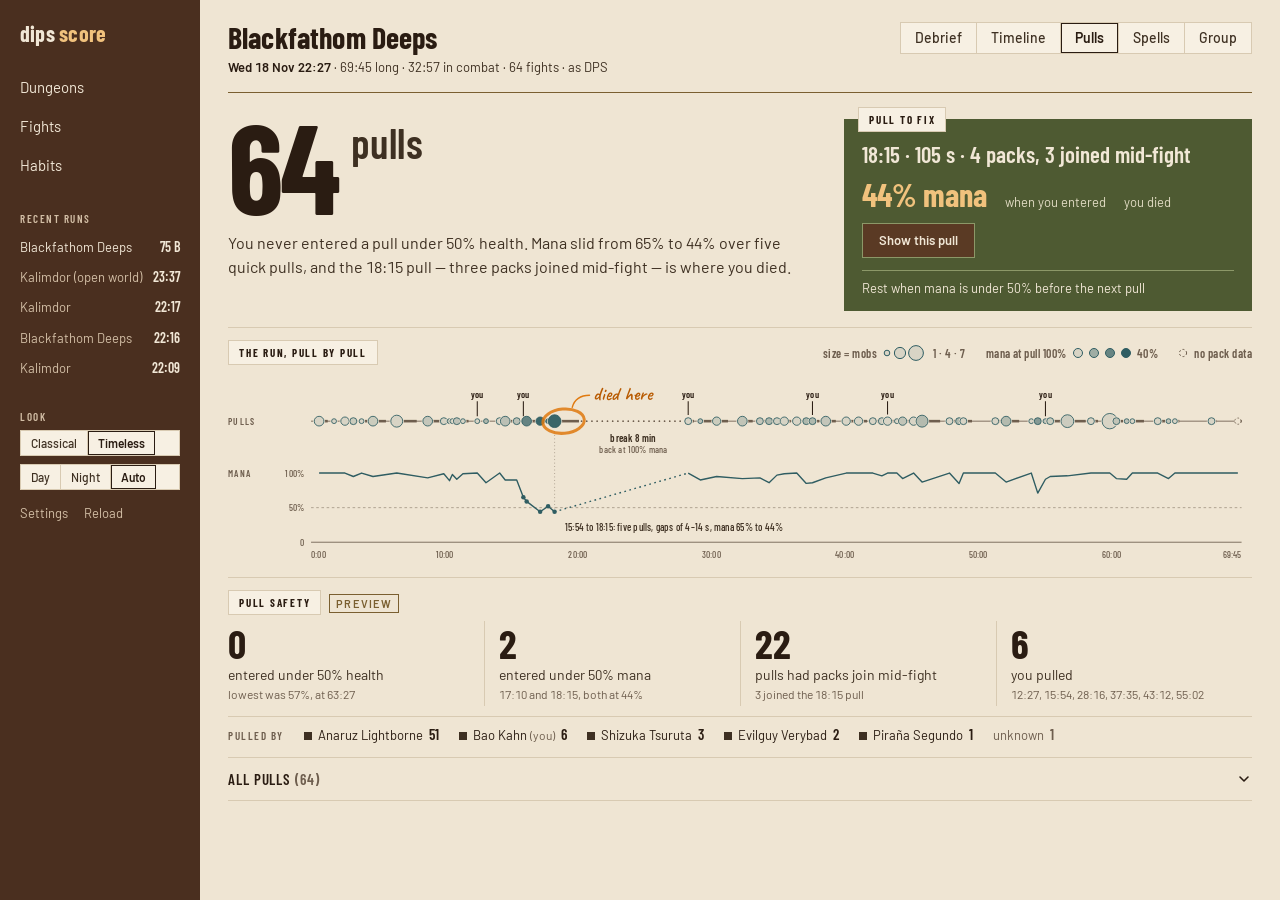
<file: docs/design/mockups/pulls.html>
<!doctype html>
<html lang="en">
<head>
<meta charset="utf-8"><meta name="viewport" content="width=device-width, initial-scale=1">
<title>Run pulls</title>
<link href="https://fonts.googleapis.com/css2?family=Barlow:wght@400;500;600&family=Barlow+Condensed:wght@500;600;700&family=Caveat:wght@600&display=swap" rel="stylesheet">
<link rel="stylesheet" href="assets/theme.css">
<script src="assets/theme.js"></script>
<style>
.top{margin-bottom:0;border-bottom-color:var(--gold)}
.rlinks{display:flex;gap:16px;padding:14px 20px 0;font-size:13px}
.rlinks a{color:var(--rail-mu);text-decoration:none}.rlinks a:hover{text-decoration:underline}
.hero{display:grid;grid-template-columns:minmax(0,1fr) 408px;gap:28px;padding:14px 0 16px;border-bottom:1px solid var(--ln)}
.sc{font:700 150px/.8 "Barlow Condensed",sans-serif;letter-spacing:-.02em;display:flex;align-items:flex-start;margin-top:8px}
.sc em{font:600 48px/1 "Barlow Condensed",sans-serif;font-style:normal;letter-spacing:.01em;color:var(--tx2);margin:6px 0 0 12px}
.vd{font-size:16px;line-height:1.45;margin-top:16px;color:var(--tx2);max-width:36em;text-wrap:pretty}
.fix{position:relative;margin-top:12px;background:var(--plate);color:var(--plate-tx);padding:22px 18px 14px;display:flex;flex-direction:column;align-self:start}
.fix .tab{position:absolute;top:-12px;left:14px}
.fix .fix-h{font:600 23px/1.15 "Barlow Condensed",sans-serif;margin:0 0 8px}
.fix .m{display:flex;flex-wrap:wrap;column-gap:18px;row-gap:2px;align-items:baseline}.fix .m b,.fix .m span{white-space:nowrap}
.fix .m b{font:700 32px "Barlow Condensed",sans-serif;color:var(--plate-ac)}
.fix .m span{font-size:13px;color:var(--plate-mu)}
.fix .btn{margin-top:10px;align-self:flex-start}
.nx{margin-top:12px;border-top:1px solid var(--plate-ln);padding-top:8px;font-size:13px}
.sec{padding:12px 0;border-bottom:1px solid var(--ln)}
.sh{display:flex;justify-content:space-between;align-items:center;gap:16px;margin-bottom:6px}
.sh .tag{margin-left:8px}
.key{display:flex;gap:20px;align-items:center;font:600 12px "Barlow Condensed",sans-serif;letter-spacing:.04em;color:var(--mu)}
.key span{display:inline-flex;align-items:center;gap:6px}
.key svg{overflow:visible}
.key .dt,.trk .dt{fill:var(--m-pace);stroke:var(--m-pace);stroke-width:1}
.key .nd,.trk .nd{fill:var(--bg);stroke:var(--mu);stroke-dasharray:2 2}
.trk{display:block;width:100%;height:auto;overflow:visible}
.trk text{font:500 11px "Barlow Condensed",sans-serif;fill:var(--mu);letter-spacing:.02em}
.trk .rl{font-weight:600;letter-spacing:.14em}
.trk .tk{stroke:var(--mu);stroke-width:1}
.trk .fs line{stroke:var(--mu);stroke-width:3}
.trk .brk{stroke:var(--mu);stroke-width:2;stroke-dasharray:0 6;stroke-linecap:round}
.trk .bl{font-size:12px;font-weight:600;fill:var(--tx2)}
.trk .gd{stroke:var(--mu);stroke-dasharray:1 3;opacity:.6}
.trk .hb{fill:var(--bg)}
.trk .yt{stroke:var(--tx);stroke-width:1.2}
.trk .yl{fill:var(--tx);font-weight:600}
.trk .ax{stroke:var(--mu)}.trk .g50{stroke:var(--mu);stroke-dasharray:3 3;opacity:.55}
.trk .ml{fill:none;stroke:var(--m-pace);stroke-width:1.6;stroke-linejoin:round}
.trk .dsh{stroke-dasharray:2 4}
.trk .mp{fill:var(--m-pace)}
.trk .an{fill:var(--tx2);font-size:12px}
.trk .hn{font:600 22px Caveat,cursive;fill:var(--hl-note);letter-spacing:0}
.kf{display:grid;grid-template-columns:repeat(4,minmax(0,1fr))}
.kf div{padding:2px 18px 4px;border-left:1px solid var(--ln)}.kf div:first-child{padding-left:0;border-left:0}
.kf b{display:block;font:700 40px/1 "Barlow Condensed",sans-serif}
.kf span{display:block;font-size:14px;color:var(--tx2);margin-top:2px}
.kf small{display:block;font-size:12px;color:var(--mu);margin-top:1px}
.pb{display:flex;flex-wrap:wrap;align-items:center;gap:6px 20px;margin-top:10px;padding-top:8px;border-top:1px solid var(--ln);font-size:13px;color:var(--tx)}
.pb .lb{font:600 11px "Barlow Condensed",sans-serif;letter-spacing:.14em;text-transform:uppercase;color:var(--mu)}
.pb i,.pt .who i{display:inline-block;width:8px;height:8px;background:var(--tx2);margin-right:6px}
.pb b{font:600 15px "Barlow Condensed",sans-serif;margin-left:6px}
.pb small{color:var(--mu);font-size:12px}
.unk{color:var(--mu)}
.dr summary{display:flex;justify-content:space-between;align-items:center;padding:12px 0;border-bottom:1px solid var(--ln);cursor:pointer;list-style:none;font:600 15px "Barlow Condensed",sans-serif;letter-spacing:.06em;text-transform:uppercase}
.dr summary::-webkit-details-marker{display:none}
.dr summary i{font-style:normal;color:var(--mu)}
.dr .chev{width:16px;height:16px;fill:none;stroke:var(--tx);stroke-width:1.6;stroke-linecap:round;stroke-linejoin:round}
.dr[open] .chev{transform:rotate(180deg)}
.dr summary:hover .chev{stroke:var(--hl)}
.pt{width:100%;border-collapse:collapse;font-size:13px;margin-top:4px}
.pt th{font:600 11px "Barlow Condensed",sans-serif;letter-spacing:.12em;text-transform:uppercase;color:var(--mu);text-align:left;padding:8px 8px 6px;border-bottom:1px solid var(--tx)}
.pt td{padding:4px 8px;border-bottom:1px solid var(--ln)}
.pt .r{text-align:right}.pt th.r{text-align:right}
.pt small{color:var(--mu);font-size:12px;margin-left:4px}
.pt em{font-style:normal;font-weight:600;margin-left:6px}
.kt{display:inline-block;padding:1px 5px;border:1px solid var(--ln);color:var(--mu);font:600 11px/1.3 Barlow,sans-serif;letter-spacing:.12em;text-transform:uppercase;vertical-align:1px}
@media (max-width:1419px){.sc{font-size:126px}.sc em{font-size:42px}.kf div{padding:2px 14px 4px}}
</style>
</head>
<body>
<div class="app">
  <aside class="rail">
    <div class="logo">dips <span>score</span></div>
    <nav aria-label="Sections">
      <a href="history.html">Dungeons</a>
      <a href="fight-card.html">Fights</a>
      <a href="#">Habits</a>
    </nav>
    <div class="rl">Recent runs</div>
    <a class="run" href="debrief.html" aria-current="page"><span>Blackfathom Deeps</span><b>75 B</b></a>
    <a class="run" href="#"><span>Kalimdor (open world)</span><b>23:37</b></a>
    <a class="run" href="#"><span>Kalimdor</span><b>22:17</b></a>
    <a class="run" href="#"><span>Blackfathom Deeps</span><b>22:16</b></a>
    <a class="run" href="#"><span>Kalimdor</span><b>22:09</b></a>
    <div class="rl">Look</div>
    <div style="padding:0 20px;display:grid;gap:8px">
      <div class="seg" role="group" aria-label="Theme"><button data-set-theme="classical">Classical</button><button data-set-theme="timeless">Timeless</button></div>
      <div class="seg" role="group" aria-label="Day or night"><button data-set-mode="day">Day</button><button data-set-mode="night">Night</button><button data-set-mode="auto">Auto</button></div>
    </div>
    <div class="rlinks"><a href="#">Settings</a><a href="#">Reload</a></div>
  </aside>
  <main class="main">
    <header class="top">
      <div><h1>Blackfathom Deeps</h1><div class="meta"><b>Wed 18 Nov 22:27</b> · 69:45 long · 32:57 in combat · 64 fights · as DPS</div></div>
      <nav class="tabs" aria-label="Run views"><a href="debrief.html">Debrief</a><a href="timeline.html">Timeline</a><a href="pulls.html" aria-current="page">Pulls</a><a href="spells.html">Spells</a><a href="group.html">Group</a></nav>
    </header>
    <div class="hero">
      <div>
        <div class="sc c"><span data-count="64">64</span><em>pulls</em></div>
        <p class="vd">You never entered a pull under 50% health. Mana slid from 65% to 44% over five quick pulls, and the 18:15 pull — three packs joined mid-fight — is where you died.</p>
      </div>
      <section class="fix" aria-labelledby="fixh">
        <h2 class="tab" id="fixh">Pull to fix</h2>
        <p class="fix-h">18:15 · 105 s · 4 packs, 3 joined mid-fight</p>
        <div class="m"><b>44% mana</b><span>when you entered</span><span>you died</span></div>
        <a class="btn" href="timeline.html">Show this pull</a>
        <p class="nx">Rest when mana is under 50% before the next pull</p>
      </section>
    </div>
    <section class="sec" aria-labelledby="trkh">
      <div class="sh"><h2 class="tab" id="trkh">The run, pull by pull</h2>
        <div class="key" aria-hidden="true">
          <span>size = mobs <svg width="44" height="14" viewBox="0 0 44 14"><circle class="dt" cx="4" cy="7" r="2.8" fill-opacity=".12"/><circle class="dt" cx="17" cy="7" r="5.6" fill-opacity=".12"/><circle class="dt" cx="33" cy="7" r="7.4" fill-opacity=".12"/></svg> 1 · 4 · 7</span>
          <span>mana at pull 100% <svg width="58" height="12" viewBox="0 0 58 12"><circle class="dt" cx="5" cy="6" r="4.5" fill-opacity=".12"/><circle class="dt" cx="21" cy="6" r="4.5" fill-opacity=".41"/><circle class="dt" cx="37" cy="6" r="4.5" fill-opacity=".71"/><circle class="dt" cx="53" cy="6" r="4.5" fill-opacity="1"/></svg> 40%</span>
          <span><svg width="10" height="10" viewBox="0 0 10 10"><circle class="nd" cx="5" cy="5" r="3.6"/></svg> no pack data</span>
        </div>
      </div>
<svg class="trk" viewBox="0 0 1184 224" role="img" aria-label="Each of the 64 pulls on the run's 69:45 timeline, sized by mobs and shaded by your mana at pull start, with your mana line below. Mana slid from 65% to 44% between 15:54 and 18:15; you died in the 18:15 pull, then took an 8-minute break."><text x="96.0" y="216" text-anchor="start">0:00</text>
<text x="250.3" y="216" text-anchor="middle">10:00</text>
<text x="404.5" y="216" text-anchor="middle">20:00</text>
<text x="558.8" y="216" text-anchor="middle">30:00</text>
<text x="713.1" y="216" text-anchor="middle">40:00</text>
<text x="867.3" y="216" text-anchor="middle">50:00</text>
<text x="1021.6" y="216" text-anchor="middle">60:00</text>
<text x="1172" y="216" text-anchor="end">69:45</text>
<text class="rl" x="0" y="62">PULLS</text><text class="rl" x="0" y="122">MANA</text>
<line class="tk" x1="96" y1="58" x2="405.8" y2="58"/>
<line class="tk" x1="532.1" y1="58" x2="1172" y2="58"/>
<line class="brk" x1="408.8" y1="58" x2="529.1" y2="58"/>
<g class="fs"><line x1="105.3" y1="58" x2="115.3" y2="58"/><line x1="122.6" y1="58" x2="126.1" y2="58"/><line x1="135.2" y1="58" x2="143.0" y2="58"/><line x1="144.9" y1="58" x2="149.6" y2="58"/><line x1="154.4" y1="58" x2="162.4" y2="58"/><line x1="167.6" y1="58" x2="182.6" y2="58"/><line x1="195.1" y1="58" x2="218.2" y2="58"/><line x1="230.9" y1="58" x2="246.7" y2="58"/><line x1="249.5" y1="58" x2="255.5" y2="58"/><line x1="256.1" y1="58" x2="259.0" y2="58"/><line x1="259.4" y1="58" x2="262.8" y2="58"/><line x1="264.5" y1="58" x2="270.3" y2="58"/><line x1="271.6" y1="58" x2="278.1" y2="58"/><line x1="288.2" y1="58" x2="290.7" y2="58"/><line x1="298.3" y1="58" x2="301.6" y2="58"/><line x1="314.1" y1="58" x2="319.8" y2="58"/><line x1="320.5" y1="58" x2="331.5" y2="58"/><line x1="333.8" y1="58" x2="339.6" y2="58"/><line x1="341.5" y1="58" x2="344.0" y2="58"/><line x1="345.3" y1="58" x2="358.5" y2="58"/><line x1="360.9" y1="58" x2="369.2" y2="58"/><line x1="370.1" y1="58" x2="374.0" y2="58"/><line x1="377.6" y1="58" x2="405.8" y2="58"/><line x1="532.1" y1="58" x2="538.7" y2="58"/><line x1="546.1" y1="58" x2="560.5" y2="58"/><line x1="565.0" y1="58" x2="578.1" y2="58"/><line x1="594.7" y1="58" x2="606.7" y2="58"/><line x1="615.0" y1="58" x2="622.5" y2="58"/><line x1="625.6" y1="58" x2="632.2" y2="58"/><line x1="634.7" y1="58" x2="639.7" y2="58"/><line x1="643.2" y1="58" x2="650.8" y2="58"/><line x1="657.6" y1="58" x2="667.3" y2="58"/><line x1="668.6" y1="58" x2="674.9" y2="58"/><line x1="675.8" y1="58" x2="683.7" y2="58"/><line x1="691.2" y1="58" x2="702.8" y2="58"/><line x1="714.8" y1="58" x2="724.8" y2="58"/><line x1="729.1" y1="58" x2="738.9" y2="58"/><line x1="745.6" y1="58" x2="751.9" y2="58"/><line x1="756.0" y1="58" x2="761.6" y2="58"/><line x1="762.6" y1="58" x2="771.4" y2="58"/><line x1="773.4" y1="58" x2="777.2" y2="58"/><line x1="780.0" y1="58" x2="788.9" y2="58"/><line x1="792.7" y1="58" x2="800.2" y2="58"/><line x1="802.5" y1="58" x2="823.4" y2="58"/><line x1="834.2" y1="58" x2="841.3" y2="58"/><line x1="845.3" y1="58" x2="849.7" y2="58"/><line x1="850.3" y1="58" x2="860.3" y2="58"/><line x1="887.2" y1="58" x2="894.4" y2="58"/><line x1="899.7" y1="58" x2="914.8" y2="58"/><line x1="928.8" y1="58" x2="934.7" y2="58"/><line x1="936.3" y1="58" x2="943.0" y2="58"/><line x1="945.2" y1="58" x2="949.3" y2="58"/><line x1="950.7" y1="58" x2="962.5" y2="58"/><line x1="970.6" y1="58" x2="991.7" y2="58"/><line x1="997.8" y1="58" x2="1006.0" y2="58"/><line x1="1019.6" y1="58" x2="1024.0" y2="58"/><line x1="1027.2" y1="58" x2="1035.1" y2="58"/><line x1="1039.1" y1="58" x2="1043.8" y2="58"/><line x1="1045.7" y1="58" x2="1059.1" y2="58"/><line x1="1075.0" y1="58" x2="1084.9" y2="58"/><line x1="1087.5" y1="58" x2="1092.1" y2="58"/><line x1="1094.9" y1="58" x2="1100.0" y2="58"/><line x1="1137.2" y1="58" x2="1142.8" y2="58"/><line x1="1167.7" y1="58" x2="1172.1" y2="58"/></g>
<text class="bl" x="468.9" y="82" text-anchor="middle">break 8 min</text>
<text x="468.9" y="95" text-anchor="middle">back at 100% mana</text>
<line class="gd" x1="377.6" y1="70" x2="377.6" y2="158.8"/>
<g><circle class="hb" cx="105.3" cy="58" r="6.9"/><circle class="dt" cx="105.3" cy="58" r="5.6" fill-opacity="0.12"><title>0:36 · 4 mobs · 100% mana</title></circle><circle class="hb" cx="122.6" cy="58" r="4.1"/><circle class="dt" cx="122.6" cy="58" r="2.8" fill-opacity="0.12"><title>1:43 · 1 mobs · 100% mana</title></circle><circle class="hb" cx="135.2" cy="58" r="6.1"/><circle class="dt" cx="135.2" cy="58" r="4.8" fill-opacity="0.12"><title>2:32 · 3 mobs · 100% mana</title></circle><circle class="hb" cx="144.9" cy="58" r="5.3"/><circle class="dt" cx="144.9" cy="58" r="4.0" fill-opacity="0.19"><title>3:10 · 2 mobs · 95% mana</title></circle><circle class="hb" cx="154.4" cy="58" r="4.1"/><circle class="dt" cx="154.4" cy="58" r="2.8" fill-opacity="0.12"><title>3:46 · 1 mobs · 100% mana</title></circle><circle class="hb" cx="167.6" cy="58" r="6.9"/><circle class="dt" cx="167.6" cy="58" r="5.6" fill-opacity="0.19"><title>4:38 · 4 mobs · 95% mana</title></circle><circle class="hb" cx="195.1" cy="58" r="8.2"/><circle class="dt" cx="195.1" cy="58" r="6.9" fill-opacity="0.12"><title>6:25 · 6 mobs · 100% mana</title></circle><circle class="hb" cx="230.9" cy="58" r="6.9"/><circle class="dt" cx="230.9" cy="58" r="5.6" fill-opacity="0.22"><title>8:44 · 4 mobs · 93% mana</title></circle><circle class="hb" cx="249.5" cy="58" r="5.3"/><circle class="dt" cx="249.5" cy="58" r="4.0" fill-opacity="0.13"><title>9:56 · 2 mobs · 99% mana</title></circle><circle class="hb" cx="256.1" cy="58" r="4.1"/><circle class="dt" cx="256.1" cy="58" r="2.8" fill-opacity="0.28"><title>10:22 · 1 mobs · 89% mana</title></circle><circle class="hb" cx="259.4" cy="58" r="4.1"/><circle class="dt" cx="259.4" cy="58" r="2.8" fill-opacity="0.15"><title>10:35 · 1 mobs · 98% mana</title></circle><circle class="hb" cx="264.5" cy="58" r="5.3"/><circle class="dt" cx="264.5" cy="58" r="4.0" fill-opacity="0.25"><title>10:55 · 2 mobs · 91% mana</title></circle><circle class="hb" cx="271.6" cy="58" r="4.1"/><circle class="dt" cx="271.6" cy="58" r="2.8" fill-opacity="0.13"><title>11:22 · 1 mobs · 99% mana</title></circle><circle class="hb" cx="288.2" cy="58" r="4.1"/><circle class="dt" cx="288.2" cy="58" r="2.8" fill-opacity="0.12"><title>12:27 · 1 mobs · 100% mana</title></circle><circle class="hb" cx="298.3" cy="58" r="4.1"/><circle class="dt" cx="298.3" cy="58" r="2.8" fill-opacity="0.33"><title>13:06 · 1 mobs · 86% mana</title></circle><circle class="hb" cx="314.1" cy="58" r="5.3"/><circle class="dt" cx="314.1" cy="58" r="4.0" fill-opacity="0.12"><title>14:08 · 2 mobs · 100% mana</title></circle><circle class="hb" cx="320.5" cy="58" r="6.9"/><circle class="dt" cx="320.5" cy="58" r="5.6" fill-opacity="0.27"><title>14:32 · 4 mobs · 90% mana</title></circle><circle class="hb" cx="333.8" cy="58" r="5.3"/><circle class="dt" cx="333.8" cy="58" r="4.0" fill-opacity="0.27"><title>15:24 · 2 mobs · 90% mana</title></circle><circle class="hb" cx="341.5" cy="58" r="4.1"/><circle class="dt" cx="341.5" cy="58" r="2.8" fill-opacity="0.63"><title>15:54 · 1 mobs · 65% mana</title></circle><circle class="hb" cx="345.3" cy="58" r="6.9"/><circle class="dt" cx="345.3" cy="58" r="5.6" fill-opacity="0.72"><title>16:09 · 4 mobs · 59% mana</title></circle><circle class="hb" cx="360.9" cy="58" r="6.1"/><circle class="dt" cx="360.9" cy="58" r="4.8" fill-opacity="0.94"><title>17:10 · 3 mobs · 44% mana</title></circle><circle class="hb" cx="370.1" cy="58" r="4.1"/><circle class="dt" cx="370.1" cy="58" r="2.8" fill-opacity="0.82"><title>17:45 · 1 mobs · 52% mana</title></circle><circle class="hb" cx="377.6" cy="58" r="8.7"/><circle class="dt" cx="377.6" cy="58" r="7.4" fill-opacity="0.94"><title>18:15 · 7 mobs · 44% mana</title></circle><circle class="hb" cx="532.1" cy="58" r="5.3"/><circle class="dt" cx="532.1" cy="58" r="4.0" fill-opacity="0.12"><title>28:16 · 2 mobs · 100% mana</title></circle><circle class="hb" cx="546.1" cy="58" r="4.1"/><circle class="dt" cx="546.1" cy="58" r="2.8" fill-opacity="0.27"><title>29:10 · 1 mobs · 90% mana</title></circle><circle class="hb" cx="565.0" cy="58" r="6.1"/><circle class="dt" cx="565.0" cy="58" r="4.8" fill-opacity="0.19"><title>30:24 · 3 mobs · 95% mana</title></circle><circle class="hb" cx="594.7" cy="58" r="6.9"/><circle class="dt" cx="594.7" cy="58" r="5.6" fill-opacity="0.24"><title>32:19 · 4 mobs · 92% mana</title></circle><circle class="hb" cx="615.0" cy="58" r="5.3"/><circle class="dt" cx="615.0" cy="58" r="4.0" fill-opacity="0.22"><title>33:38 · 2 mobs · 93% mana</title></circle><circle class="hb" cx="625.6" cy="58" r="5.3"/><circle class="dt" cx="625.6" cy="58" r="4.0" fill-opacity="0.33"><title>34:19 · 2 mobs · 86% mana</title></circle><circle class="hb" cx="634.7" cy="58" r="5.3"/><circle class="dt" cx="634.7" cy="58" r="4.0" fill-opacity="0.16"><title>34:55 · 2 mobs · 97% mana</title></circle><circle class="hb" cx="643.2" cy="58" r="6.1"/><circle class="dt" cx="643.2" cy="58" r="4.8" fill-opacity="0.13"><title>35:28 · 3 mobs · 99% mana</title></circle><circle class="hb" cx="657.6" cy="58" r="6.1"/><circle class="dt" cx="657.6" cy="58" r="4.8" fill-opacity="0.12"><title>36:24 · 3 mobs · 100% mana</title></circle><circle class="hb" cx="668.6" cy="58" r="5.3"/><circle class="dt" cx="668.6" cy="58" r="4.0" fill-opacity="0.34"><title>37:07 · 2 mobs · 85% mana</title></circle><circle class="hb" cx="675.8" cy="58" r="5.3"/><circle class="dt" cx="675.8" cy="58" r="4.0" fill-opacity="0.33"><title>37:35 · 2 mobs · 86% mana</title></circle><circle class="hb" cx="691.2" cy="58" r="6.9"/><circle class="dt" cx="691.2" cy="58" r="5.6" fill-opacity="0.22"><title>38:34 · 4 mobs · 93% mana</title></circle><circle class="hb" cx="714.8" cy="58" r="6.1"/><circle class="dt" cx="714.8" cy="58" r="4.8" fill-opacity="0.12"><title>40:06 · 3 mobs · 100% mana</title></circle><circle class="hb" cx="729.1" cy="58" r="6.1"/><circle class="dt" cx="729.1" cy="58" r="4.8" fill-opacity="0.12"><title>41:02 · 3 mobs · 100% mana</title></circle><circle class="hb" cx="745.6" cy="58" r="5.3"/><circle class="dt" cx="745.6" cy="58" r="4.0" fill-opacity="0.12"><title>42:06 · 2 mobs · 100% mana</title></circle><circle class="hb" cx="756.0" cy="58" r="5.3"/><circle class="dt" cx="756.0" cy="58" r="4.0" fill-opacity="0.18"><title>42:46 · 2 mobs · 96% mana</title></circle><circle class="hb" cx="762.6" cy="58" r="6.1"/><circle class="dt" cx="762.6" cy="58" r="4.8" fill-opacity="0.12"><title>43:12 · 3 mobs · 100% mana</title></circle><circle class="hb" cx="773.4" cy="58" r="4.1"/><circle class="dt" cx="773.4" cy="58" r="2.8" fill-opacity="0.12"><title>43:54 · 1 mobs · 100% mana</title></circle><circle class="hb" cx="780.0" cy="58" r="6.1"/><circle class="dt" cx="780.0" cy="58" r="4.8" fill-opacity="0.24"><title>44:20 · 3 mobs · 92% mana</title></circle><circle class="hb" cx="792.7" cy="58" r="6.1"/><circle class="dt" cx="792.7" cy="58" r="4.8" fill-opacity="0.12"><title>45:09 · 3 mobs · 100% mana</title></circle><circle class="hb" cx="802.5" cy="58" r="8.2"/><circle class="dt" cx="802.5" cy="58" r="6.9" fill-opacity="0.31"><title>45:47 · 6 mobs · 87% mana</title></circle><circle class="hb" cx="834.2" cy="58" r="5.3"/><circle class="dt" cx="834.2" cy="58" r="4.0" fill-opacity="0.12"><title>47:51 · 2 mobs · 100% mana</title></circle><circle class="hb" cx="845.3" cy="58" r="5.3"/><circle class="dt" cx="845.3" cy="58" r="4.0" fill-opacity="0.34"><title>48:34 · 2 mobs · 85% mana</title></circle><circle class="hb" cx="850.3" cy="58" r="5.3"/><circle class="dt" cx="850.3" cy="58" r="4.0" fill-opacity="0.12"><title>48:53 · 2 mobs · 100% mana</title></circle><circle class="hb" cx="887.2" cy="58" r="5.3"/><circle class="dt" cx="887.2" cy="58" r="4.0" fill-opacity="0.12"><title>51:17 · 2 mobs · 100% mana</title></circle><circle class="hb" cx="899.7" cy="58" r="6.9"/><circle class="dt" cx="899.7" cy="58" r="5.6" fill-opacity="0.31"><title>52:05 · 4 mobs · 87% mana</title></circle><circle class="hb" cx="928.8" cy="58" r="4.1"/><circle class="dt" cx="928.8" cy="58" r="2.8" fill-opacity="0.12"><title>53:59 · 1 mobs · 100% mana</title></circle><circle class="hb" cx="936.3" cy="58" r="5.3"/><circle class="dt" cx="936.3" cy="58" r="4.0" fill-opacity="0.55"><title>54:28 · 2 mobs · 71% mana</title></circle><circle class="hb" cx="945.2" cy="58" r="4.1"/><circle class="dt" cx="945.2" cy="58" r="2.8" fill-opacity="0.25"><title>55:02 · 1 mobs · 91% mana</title></circle><circle class="hb" cx="950.7" cy="58" r="5.3"/><circle class="dt" cx="950.7" cy="58" r="4.0" fill-opacity="0.19"><title>55:24 · 2 mobs · 95% mana</title></circle><circle class="hb" cx="970.6" cy="58" r="8.7"/><circle class="dt" cx="970.6" cy="58" r="7.4" fill-opacity="0.18"><title>56:41 · 7 mobs · 96% mana</title></circle><circle class="hb" cx="997.8" cy="58" r="5.3"/><circle class="dt" cx="997.8" cy="58" r="4.0" fill-opacity="0.12"><title>58:27 · 2 mobs · 100% mana</title></circle><circle class="hb" cx="1019.6" cy="58" r="10.2"/><circle class="dt" cx="1019.6" cy="58" r="8.9" fill-opacity="0.12"><title>59:52 · 10 mobs · 100% mana</title></circle><circle class="hb" cx="1027.2" cy="58" r="5.3"/><circle class="dt" cx="1027.2" cy="58" r="4.0" fill-opacity="0.24"><title>60:21 · 2 mobs · 92% mana</title></circle><circle class="hb" cx="1039.1" cy="58" r="4.1"/><circle class="dt" cx="1039.1" cy="58" r="2.8" fill-opacity="0.25"><title>61:08 · 1 mobs · 91% mana</title></circle><circle class="hb" cx="1045.7" cy="58" r="4.1"/><circle class="dt" cx="1045.7" cy="58" r="2.8" fill-opacity="0.12"><title>61:33 · 1 mobs · 100% mana</title></circle><circle class="hb" cx="1075.0" cy="58" r="5.3"/><circle class="dt" cx="1075.0" cy="58" r="4.0" fill-opacity="0.12"><title>63:27 · 2 mobs · 100% mana</title></circle><circle class="hb" cx="1087.5" cy="58" r="4.1"/><circle class="dt" cx="1087.5" cy="58" r="2.8" fill-opacity="0.24"><title>64:16 · 1 mobs · 92% mana</title></circle><circle class="hb" cx="1094.9" cy="58" r="4.1"/><circle class="dt" cx="1094.9" cy="58" r="2.8" fill-opacity="0.12"><title>64:45 · 1 mobs · 100% mana</title></circle><circle class="hb" cx="1137.2" cy="58" r="5.3"/><circle class="dt" cx="1137.2" cy="58" r="4.0" fill-opacity="0.12"><title>67:29 · 2 mobs · 100% mana</title></circle><circle class="nd" cx="1167.7" cy="58" r="3.6"><title>69:28: no pack data</title></circle></g>
<line class="yt" x1="288.2" y1="35" x2="288.2" y2="52.2"/><text class="yl" x="288.2" y="31" text-anchor="middle">you</text>
<line class="yt" x1="341.5" y1="35" x2="341.5" y2="52.2"/><text class="yl" x="341.5" y="31" text-anchor="middle">you</text>
<line class="yt" x1="532.1" y1="35" x2="532.1" y2="51.0"/><text class="yl" x="532.1" y="31" text-anchor="middle">you</text>
<line class="yt" x1="675.8" y1="35" x2="675.8" y2="51.0"/><text class="yl" x="675.8" y="31" text-anchor="middle">you</text>
<line class="yt" x1="762.6" y1="35" x2="762.6" y2="50.2"/><text class="yl" x="762.6" y="31" text-anchor="middle">you</text>
<line class="yt" x1="945.2" y1="35" x2="945.2" y2="52.2"/><text class="yl" x="945.2" y="31" text-anchor="middle">you</text>
<line class="ax" x1="96" y1="198" x2="1172" y2="198"/><line class="g50" x1="96" y1="158.0" x2="1172" y2="158.0"/>
<text x="88" y="122" text-anchor="end">100%</text><text x="88" y="162.0" text-anchor="end">50%</text><text x="88" y="202" text-anchor="end">0</text>
<polyline class="ml" points="105.3,118.0 122.6,118.0 135.2,118.0 144.9,122.0 154.4,118.0 167.6,122.0 195.1,118.0 230.9,123.6 249.5,118.8 256.1,126.8 259.4,119.6 264.5,125.2 271.6,118.8 288.2,118.0 298.3,129.2 314.1,118.0 320.5,126.0 333.8,126.0 341.5,146.0 345.3,150.8 360.9,162.8 370.1,156.4 377.6,162.8"/><polyline class="ml" points="532.1,118.0 546.1,126.0 565.0,122.0 594.7,124.4 615.0,123.6 625.6,129.2 634.7,120.4 643.2,118.8 657.6,118.0 668.6,130.0 675.8,129.2 691.2,123.6 714.8,118.0 729.1,118.0 745.6,118.0 756.0,121.2 762.6,118.0 773.4,118.0 780.0,124.4 792.7,118.0 802.5,128.4 834.2,118.0 845.3,130.0 850.3,118.0 887.2,118.0 899.7,128.4 928.8,118.0 936.3,141.2 945.2,125.2 950.7,122.0 970.6,121.2 997.8,118.0 1019.6,118.0 1027.2,124.4 1039.1,125.2 1045.7,118.0 1075.0,118.0 1087.5,124.4 1094.9,118.0 1137.2,118.0 1167.7,118.0"/>
<line class="ml dsh" x1="377.6" y1="162.8" x2="532.1" y2="118.0"/>
<circle class="mp" cx="341.5" cy="146.0" r="2.6"/><circle class="mp" cx="345.3" cy="150.8" r="2.6"/><circle class="mp" cx="360.9" cy="162.8" r="2.6"/><circle class="mp" cx="370.1" cy="156.4" r="2.6"/><circle class="mp" cx="377.6" cy="162.8" r="2.6"/>
<text class="an" x="389.6" y="184.8">15:54 to 18:15: five pulls, gaps of 4–14 s, mana 65% to 44%</text>
<ellipse class="hl-stroke" data-draw style="--len:122;--i:0" cx="388.0" cy="58" rx="24" ry="14" transform="rotate(-5 388.0 58)" stroke-width="3.5" stroke-linecap="round" opacity=".85"/>
<g data-fade style="--i:0"><path class="hl-stroke" stroke-width="1.6" stroke-linecap="round" d="M418.0 28 Q402.0 28 398.0 42"/><text class="hn" x="422.0" y="34">died here</text></g></svg>
    </section>
    <section class="sec" aria-labelledby="safeh">
      <div class="sh"><span><h2 class="tab" id="safeh">Pull safety</h2><span class="tag">preview</span></span></div>
      <div class="kf">
        <div><b class="c">0</b><span>entered under 50% health</span><small>lowest was 57%, at 63:27</small></div>
        <div><b class="c">2</b><span>entered under 50% mana</span><small>17:10 and 18:15, both at 44%</small></div>
        <div><b class="c">22</b><span>pulls had packs join mid-fight</span><small>3 joined the 18:15 pull</small></div>
        <div><b class="c">6</b><span>you pulled</span><small>12:27, 15:54, 28:16, 37:35, 43:12, 55:02</small></div>
      </div>
      <div class="pb"><span class="lb">Pulled by</span>
<span><i></i>Anaruz Lightborne<b class="c">51</b></span>
<span><i></i>Bao Kahn <small>(you)</small><b class="c">6</b></span>
<span><i></i>Shizuka Tsuruta<b class="c">3</b></span>
<span><i></i>Evilguy Verybad<b class="c">2</b></span>
<span><i></i>Piraña Segundo<b class="c">1</b></span>
<span class="unk">unknown<b class="c">1</b></span>
      </div>
    </section>
    <details class="dr">
      <summary><span>All pulls <i>(64)</i></span><svg class="chev" viewBox="0 0 16 16" aria-hidden="true"><path d="M4 6l4 4 4-4"/></svg></summary>
      <table class="pt">
        <thead><tr><th class="r">#</th><th class="r">At</th><th>Fight</th><th class="r">Mobs</th><th>Packs</th><th>Pulled by</th><th class="r">Your health</th><th class="r">Your mana</th><th class="r">Gap before</th><th class="r">Length</th></tr></thead>
        <tbody>
<tr><td class="r">1</td><td class="r">0:36</td><td><span class="kt">Trash</span></td><td class="r">4</td><td>2 <small>1 joined</small></td><td class="who"><i></i>Anaruz Lightborne</td><td class="r">100%</td><td class="r">100%</td><td class="r">—</td><td class="r">33 s</td></tr>
<tr><td class="r">2</td><td class="r">1:43</td><td><span class="kt">Trash</span></td><td class="r">1</td><td>1</td><td class="who"><i></i>Anaruz Lightborne</td><td class="r">100%</td><td class="r">100%</td><td class="r">0:28</td><td class="r">12 s</td></tr>
<tr><td class="r">3</td><td class="r">2:32</td><td><span class="kt">Trash</span></td><td class="r">3</td><td>2 <small>1 joined</small></td><td class="who"><i></i>Anaruz Lightborne</td><td class="r">100%</td><td class="r">100%</td><td class="r">0:36</td><td class="r">29 s</td></tr>
<tr><td class="r">4</td><td class="r">3:10</td><td><span class="kt">Trash</span></td><td class="r">2</td><td>1</td><td class="who"><i></i>Anaruz Lightborne</td><td class="r">97%</td><td class="r">95%</td><td class="r">0:07</td><td class="r">15 s</td></tr>
<tr><td class="r">5</td><td class="r">3:46</td><td>Ghamoo-ra <span class="kt">Boss</span></td><td class="r">1</td><td>1</td><td class="who"><i></i>Anaruz Lightborne</td><td class="r">100%</td><td class="r">100%</td><td class="r">0:18</td><td class="r">31 s</td></tr>
<tr><td class="r">6</td><td class="r">4:38</td><td><span class="kt">Trash</span></td><td class="r">4</td><td>3 <small>2 joined</small></td><td class="who"><i></i>Anaruz Lightborne</td><td class="r">96%</td><td class="r">95%</td><td class="r">0:20</td><td class="r">49 s</td></tr>
<tr><td class="r">7</td><td class="r">6:25</td><td><span class="kt">Trash</span></td><td class="r">6</td><td>4 <small>3 joined</small></td><td class="who"><i></i>Anaruz Lightborne</td><td class="r">100%</td><td class="r">100%</td><td class="r">0:49</td><td class="r">90 s</td></tr>
<tr><td class="r">8</td><td class="r">8:44</td><td><span class="kt">Trash</span></td><td class="r">4</td><td>3 <small>2 joined</small></td><td class="who"><i></i>Anaruz Lightborne</td><td class="r">100%</td><td class="r">93%</td><td class="r">0:50</td><td class="r">60 s</td></tr>
<tr><td class="r">9</td><td class="r">9:56</td><td><span class="kt">Trash</span></td><td class="r">2</td><td>1</td><td class="who"><i></i>Anaruz Lightborne</td><td class="r">100%</td><td class="r">99%</td><td class="r">0:11</td><td class="r">22 s</td></tr>
<tr><td class="r">10</td><td class="r">10:22</td><td><span class="kt">Trash</span></td><td class="r">1</td><td>1</td><td class="who"><i></i>Piraña Segundo</td><td class="r">99%</td><td class="r">89%</td><td class="r">0:02</td><td class="r">9 s</td></tr>
<tr><td class="r">11</td><td class="r">10:35</td><td><span class="kt">Trash</span></td><td class="r">1</td><td>1</td><td class="who"><i></i>Anaruz Lightborne</td><td class="r">93%</td><td class="r">98%</td><td class="r">0:02</td><td class="r">13 s</td></tr>
<tr><td class="r">12</td><td class="r">10:55</td><td><span class="kt">Trash</span></td><td class="r">2</td><td>1</td><td class="who"><i></i>Anaruz Lightborne</td><td class="r">100%</td><td class="r">91%</td><td class="r">0:06</td><td class="r">20 s</td></tr>
<tr><td class="r">13</td><td class="r">11:22</td><td>Lady Sarevess <span class="kt">Boss</span></td><td class="r">1</td><td>1</td><td class="who"><i></i>Anaruz Lightborne</td><td class="r">99%</td><td class="r">99%</td><td class="r">0:05</td><td class="r">24 s</td></tr>
<tr><td class="r">14</td><td class="r">12:27</td><td><span class="kt">Trash</span></td><td class="r">1</td><td>1</td><td class="who"><i></i>Bao Kahn</td><td class="r">100%</td><td class="r">100%</td><td class="r">0:39</td><td class="r">9 s</td></tr>
<tr><td class="r">15</td><td class="r">13:06</td><td><span class="kt">Trash</span></td><td class="r">1</td><td>1</td><td class="who"><i></i>Anaruz Lightborne</td><td class="r">98%</td><td class="r">86%</td><td class="r">0:30</td><td class="r">11 s</td></tr>
<tr><td class="r">16</td><td class="r">14:08</td><td><span class="kt">Trash</span></td><td class="r">2</td><td>1</td><td class="who"><i></i>Anaruz Lightborne</td><td class="r">100%</td><td class="r">100%</td><td class="r">0:48</td><td class="r">21 s</td></tr>
<tr><td class="r">17</td><td class="r">14:32</td><td><span class="kt">Trash</span></td><td class="r">4</td><td>2 <small>1 joined</small></td><td class="who"><i></i>Anaruz Lightborne</td><td class="r">100%</td><td class="r">90%</td><td class="r">0:02</td><td class="r">40 s</td></tr>
<tr><td class="r">18</td><td class="r">15:24</td><td><span class="kt">Trash</span></td><td class="r">2</td><td>1</td><td class="who"><i></i>Anaruz Lightborne</td><td class="r">96%</td><td class="r">90%</td><td class="r">0:09</td><td class="r">22 s</td></tr>
<tr><td class="r">19</td><td class="r">15:54</td><td><span class="kt">Trash</span></td><td class="r">1</td><td>1</td><td class="who"><i></i>Bao Kahn</td><td class="r">100%</td><td class="r">65%</td><td class="r">0:07</td><td class="r">10 s</td></tr>
<tr><td class="r">20</td><td class="r">16:09</td><td><span class="kt">Trash</span></td><td class="r">4</td><td>3 <small>2 joined</small></td><td class="who"><i></i>Anaruz Lightborne</td><td class="r">100%</td><td class="r">59%</td><td class="r">0:05</td><td class="r">50 s</td></tr>
<tr><td class="r">21</td><td class="r">17:10</td><td><span class="kt">Trash</span></td><td class="r">3</td><td>1</td><td class="who"><i></i>Anaruz Lightborne</td><td class="r">90%</td><td class="r"><b>44%</b></td><td class="r">0:10</td><td class="r">27 s</td></tr>
<tr><td class="r">22</td><td class="r">17:45</td><td><span class="kt">Trash</span></td><td class="r">1</td><td>1</td><td class="who"><i></i>Evilguy Verybad</td><td class="r">100%</td><td class="r">52%</td><td class="r">0:04</td><td class="r">11 s</td></tr>
<tr><td class="r">23</td><td class="r">18:15</td><td><span class="kt">Trash</span> <em>you died</em></td><td class="r">7</td><td>4 <small>3 joined</small></td><td class="who"><i></i>Anaruz Lightborne</td><td class="r">100%</td><td class="r"><b>44%</b></td><td class="r">0:14</td><td class="r">105 s</td></tr>
<tr><td class="r">24</td><td class="r">28:16</td><td><span class="kt">Trash</span></td><td class="r">2</td><td>2 <small>1 joined</small></td><td class="who"><i></i>Bao Kahn</td><td class="r">100%</td><td class="r">100%</td><td class="r">8:11</td><td class="r">26 s</td></tr>
<tr><td class="r">25</td><td class="r">29:10</td><td><span class="kt">Trash</span></td><td class="r">1</td><td>1</td><td class="who"><i></i>Shizuka Tsuruta</td><td class="r">100%</td><td class="r">90%</td><td class="r">0:29</td><td class="r">56 s</td></tr>
<tr><td class="r">26</td><td class="r">30:24</td><td>Geilhast <span class="kt">Boss</span></td><td class="r">3</td><td>2 <small>1 joined</small></td><td class="who"><i></i>Anaruz Lightborne</td><td class="r">99%</td><td class="r">95%</td><td class="r">0:17</td><td class="r">51 s</td></tr>
<tr><td class="r">27</td><td class="r">32:19</td><td><span class="kt">Trash</span></td><td class="r">4</td><td>1</td><td class="who"><i></i>Anaruz Lightborne</td><td class="r">100%</td><td class="r">92%</td><td class="r">1:04</td><td class="r">41 s</td></tr>
<tr><td class="r">28</td><td class="r">33:38</td><td><span class="kt">Trash</span></td><td class="r">2</td><td>1</td><td class="who"><i></i>Anaruz Lightborne</td><td class="r">100%</td><td class="r">93%</td><td class="r">0:32</td><td class="r">26 s</td></tr>
<tr><td class="r">29</td><td class="r">34:19</td><td><span class="kt">Trash</span></td><td class="r">2</td><td>1</td><td class="who"><i></i>Anaruz Lightborne</td><td class="r">100%</td><td class="r">86%</td><td class="r">0:12</td><td class="r">23 s</td></tr>
<tr><td class="r">30</td><td class="r">34:55</td><td><span class="kt">Trash</span></td><td class="r">2</td><td>1</td><td class="who"><i></i>Anaruz Lightborne</td><td class="r">100%</td><td class="r">97%</td><td class="r">0:10</td><td class="r">17 s</td></tr>
<tr><td class="r">31</td><td class="r">35:28</td><td><span class="kt">Trash</span></td><td class="r">3</td><td>1</td><td class="who"><i></i>Anaruz Lightborne</td><td class="r">97%</td><td class="r">99%</td><td class="r">0:13</td><td class="r">27 s</td></tr>
<tr><td class="r">32</td><td class="r">36:24</td><td><span class="kt">Trash</span></td><td class="r">3</td><td>1</td><td class="who"><i></i>Evilguy Verybad</td><td class="r">100%</td><td class="r">100%</td><td class="r">0:26</td><td class="r">35 s</td></tr>
<tr><td class="r">33</td><td class="r">37:07</td><td><span class="kt">Trash</span></td><td class="r">2</td><td>1</td><td class="who"><i></i>Anaruz Lightborne</td><td class="r">100%</td><td class="r">85%</td><td class="r">0:05</td><td class="r">24 s</td></tr>
<tr><td class="r">34</td><td class="r">37:35</td><td><span class="kt">Trash</span></td><td class="r">2</td><td>1</td><td class="who"><i></i>Bao Kahn</td><td class="r">97%</td><td class="r">86%</td><td class="r">0:04</td><td class="r">31 s</td></tr>
<tr><td class="r">35</td><td class="r">38:34</td><td><span class="kt">Trash</span></td><td class="r">4</td><td>2 <small>1 joined</small></td><td class="who"><i></i>Anaruz Lightborne</td><td class="r">100%</td><td class="r">93%</td><td class="r">0:29</td><td class="r">33 s</td></tr>
<tr><td class="r">36</td><td class="r">40:06</td><td><span class="kt">Trash</span></td><td class="r">3</td><td>2 <small>1 joined</small></td><td class="who"><i></i>Anaruz Lightborne</td><td class="r">100%</td><td class="r">100%</td><td class="r">0:47</td><td class="r">34 s</td></tr>
<tr><td class="r">37</td><td class="r">41:02</td><td><span class="kt">Trash</span></td><td class="r">3</td><td>1</td><td class="who"><i></i>Anaruz Lightborne</td><td class="r">100%</td><td class="r">100%</td><td class="r">0:17</td><td class="r">35 s</td></tr>
<tr><td class="r">38</td><td class="r">42:06</td><td><span class="kt">Trash</span></td><td class="r">2</td><td>1</td><td class="who"><i></i>Anaruz Lightborne</td><td class="r">100%</td><td class="r">100%</td><td class="r">0:26</td><td class="r">22 s</td></tr>
<tr><td class="r">39</td><td class="r">42:46</td><td><span class="kt">Trash</span></td><td class="r">2</td><td>1</td><td class="who"><i></i>Anaruz Lightborne</td><td class="r">100%</td><td class="r">96%</td><td class="r">0:16</td><td class="r">21 s</td></tr>
<tr><td class="r">40</td><td class="r">43:12</td><td><span class="kt">Trash</span></td><td class="r">3</td><td>1</td><td class="who"><i></i>Bao Kahn</td><td class="r">100%</td><td class="r">100%</td><td class="r">0:04</td><td class="r">34 s</td></tr>
<tr><td class="r">41</td><td class="r">43:54</td><td><span class="kt">Trash</span></td><td class="r">1</td><td>1</td><td class="who"><i></i>Anaruz Lightborne</td><td class="r">96%</td><td class="r">100%</td><td class="r">0:08</td><td class="r">12 s</td></tr>
<tr><td class="r">42</td><td class="r">44:20</td><td><span class="kt">Trash</span></td><td class="r">3</td><td>1</td><td class="who"><i></i>Anaruz Lightborne</td><td class="r">100%</td><td class="r">92%</td><td class="r">0:11</td><td class="r">32 s</td></tr>
<tr><td class="r">43</td><td class="r">45:09</td><td><span class="kt">Trash</span></td><td class="r">3</td><td>1</td><td class="who"><i></i>Anaruz Lightborne</td><td class="r">100%</td><td class="r">100%</td><td class="r">0:15</td><td class="r">29 s</td></tr>
<tr><td class="r">44</td><td class="r">45:47</td><td><span class="kt">Trash</span></td><td class="r">6</td><td>2 <small>1 joined</small></td><td class="who"><i></i>Anaruz Lightborne</td><td class="r">92%</td><td class="r">87%</td><td class="r">0:09</td><td class="r">81 s</td></tr>
<tr><td class="r">45</td><td class="r">47:51</td><td><span class="kt">Trash</span></td><td class="r">2</td><td>2 <small>1 joined</small></td><td class="who"><i></i>Anaruz Lightborne</td><td class="r">100%</td><td class="r">100%</td><td class="r">0:42</td><td class="r">26 s</td></tr>
<tr><td class="r">46</td><td class="r">48:34</td><td><span class="kt">Trash</span></td><td class="r">2</td><td>2 <small>1 joined</small></td><td class="who"><i></i>Anaruz Lightborne</td><td class="r">97%</td><td class="r">85%</td><td class="r">0:15</td><td class="r">16 s</td></tr>
<tr><td class="r">47</td><td class="r">48:53</td><td><span class="kt">Trash</span></td><td class="r">2</td><td>2 <small>1 joined</small></td><td class="who"><i></i>Shizuka Tsuruta</td><td class="r">91%</td><td class="r">100%</td><td class="r">0:02</td><td class="r">39 s</td></tr>
<tr><td class="r">48</td><td class="r">51:17</td><td><span class="kt">Trash</span></td><td class="r">2</td><td>2 <small>1 joined</small></td><td class="who"><i></i>Anaruz Lightborne</td><td class="r">100%</td><td class="r">100%</td><td class="r">1:44</td><td class="r">27 s</td></tr>
<tr><td class="r">49</td><td class="r">52:05</td><td><span class="kt">Trash</span></td><td class="r">4</td><td>2 <small>1 joined</small></td><td class="who"><i></i>Shizuka Tsuruta</td><td class="r">100%</td><td class="r">87%</td><td class="r">0:21</td><td class="r">59 s</td></tr>
<tr><td class="r">50</td><td class="r">53:59</td><td><span class="kt">Trash</span></td><td class="r">1</td><td>1</td><td class="who"><i></i>Anaruz Lightborne</td><td class="r">100%</td><td class="r">100%</td><td class="r">0:54</td><td class="r">22 s</td></tr>
<tr><td class="r">51</td><td class="r">54:28</td><td><span class="kt">Trash</span></td><td class="r">2</td><td>1</td><td class="who"><i></i>Anaruz Lightborne</td><td class="r">100%</td><td class="r">71%</td><td class="r">0:06</td><td class="r">26 s</td></tr>
<tr><td class="r">52</td><td class="r">55:02</td><td><span class="kt">Trash</span></td><td class="r">1</td><td>1</td><td class="who"><i></i>Bao Kahn</td><td class="r">100%</td><td class="r">91%</td><td class="r">0:09</td><td class="r">16 s</td></tr>
<tr><td class="r">53</td><td class="r">55:24</td><td>Twilight Lord Kelris <span class="kt">Boss</span></td><td class="r">2</td><td>1</td><td class="who"><i></i>Anaruz Lightborne</td><td class="r">100%</td><td class="r">95%</td><td class="r">0:06</td><td class="r">44 s</td></tr>
<tr><td class="r">54</td><td class="r">56:41</td><td><span class="kt">Trash</span></td><td class="r">7</td><td>1</td><td class="who"><i></i>Anaruz Lightborne</td><td class="r">100%</td><td class="r">96%</td><td class="r">0:32</td><td class="r">79 s</td></tr>
<tr><td class="r">55</td><td class="r">58:27</td><td><span class="kt">Trash</span></td><td class="r">2</td><td>2 <small>1 joined</small></td><td class="who"><i></i>Anaruz Lightborne</td><td class="r">97%</td><td class="r">100%</td><td class="r">0:24</td><td class="r">28 s</td></tr>
<tr><td class="r">56</td><td class="r">59:52</td><td><span class="kt">Trash</span></td><td class="r">10</td><td>2 <small>1 joined</small></td><td class="who"><i></i>Anaruz Lightborne</td><td class="r">100%</td><td class="r">100%</td><td class="r">0:53</td><td class="r">16 s</td></tr>
<tr><td class="r">57</td><td class="r">60:21</td><td><span class="kt">Trash</span></td><td class="r">2</td><td>2 <small>1 joined</small></td><td class="who"><i></i>Anaruz Lightborne</td><td class="r">100%</td><td class="r">92%</td><td class="r">0:13</td><td class="r">31 s</td></tr>
<tr><td class="r">58</td><td class="r">61:08</td><td><span class="kt">Trash</span></td><td class="r">1</td><td>1</td><td class="who"><i></i>Anaruz Lightborne</td><td class="r">100%</td><td class="r">91%</td><td class="r">0:15</td><td class="r">18 s</td></tr>
<tr><td class="r">59</td><td class="r">61:33</td><td>Aku'mai <span class="kt">Boss</span></td><td class="r">1</td><td>1</td><td class="who"><i></i>Anaruz Lightborne</td><td class="r">100%</td><td class="r">100%</td><td class="r">0:07</td><td class="r">50 s</td></tr>
<tr><td class="r">60</td><td class="r">63:27</td><td><span class="kt">Trash</span></td><td class="r">2</td><td>2 <small>1 joined</small></td><td class="who"><i></i>Anaruz Lightborne</td><td class="r">57%</td><td class="r">100%</td><td class="r">1:02</td><td class="r">26 s</td></tr>
<tr><td class="r">61</td><td class="r">64:16</td><td><span class="kt">Trash</span></td><td class="r">1</td><td>1</td><td class="who"><i></i>Anaruz Lightborne</td><td class="r">93%</td><td class="r">92%</td><td class="r">0:10</td><td class="r">7 s</td></tr>
<tr><td class="r">62</td><td class="r">64:45</td><td>Old Serra'kis <span class="kt">Boss</span></td><td class="r">1</td><td>1</td><td class="who"><i></i>Anaruz Lightborne</td><td class="r">100%</td><td class="r">100%</td><td class="r">0:11</td><td class="r">20 s</td></tr>
<tr><td class="r">63</td><td class="r">67:29</td><td><span class="kt">Trash</span></td><td class="r">2</td><td>1</td><td class="who"><i></i>Anaruz Lightborne</td><td class="r">100%</td><td class="r">100%</td><td class="r">2:25</td><td class="r">7 s</td></tr>
<tr><td class="r">64</td><td class="r">69:28</td><td><span class="kt">Trash</span></td><td class="r">—</td><td>—</td><td class="who"><span class="unk">unknown</span></td><td class="r">100%</td><td class="r">100%</td><td class="r">1:37</td><td class="r">17 s</td></tr>
        </tbody>
      </table>
    </details>
  </main>
</div>
</body>
</html>
</file>
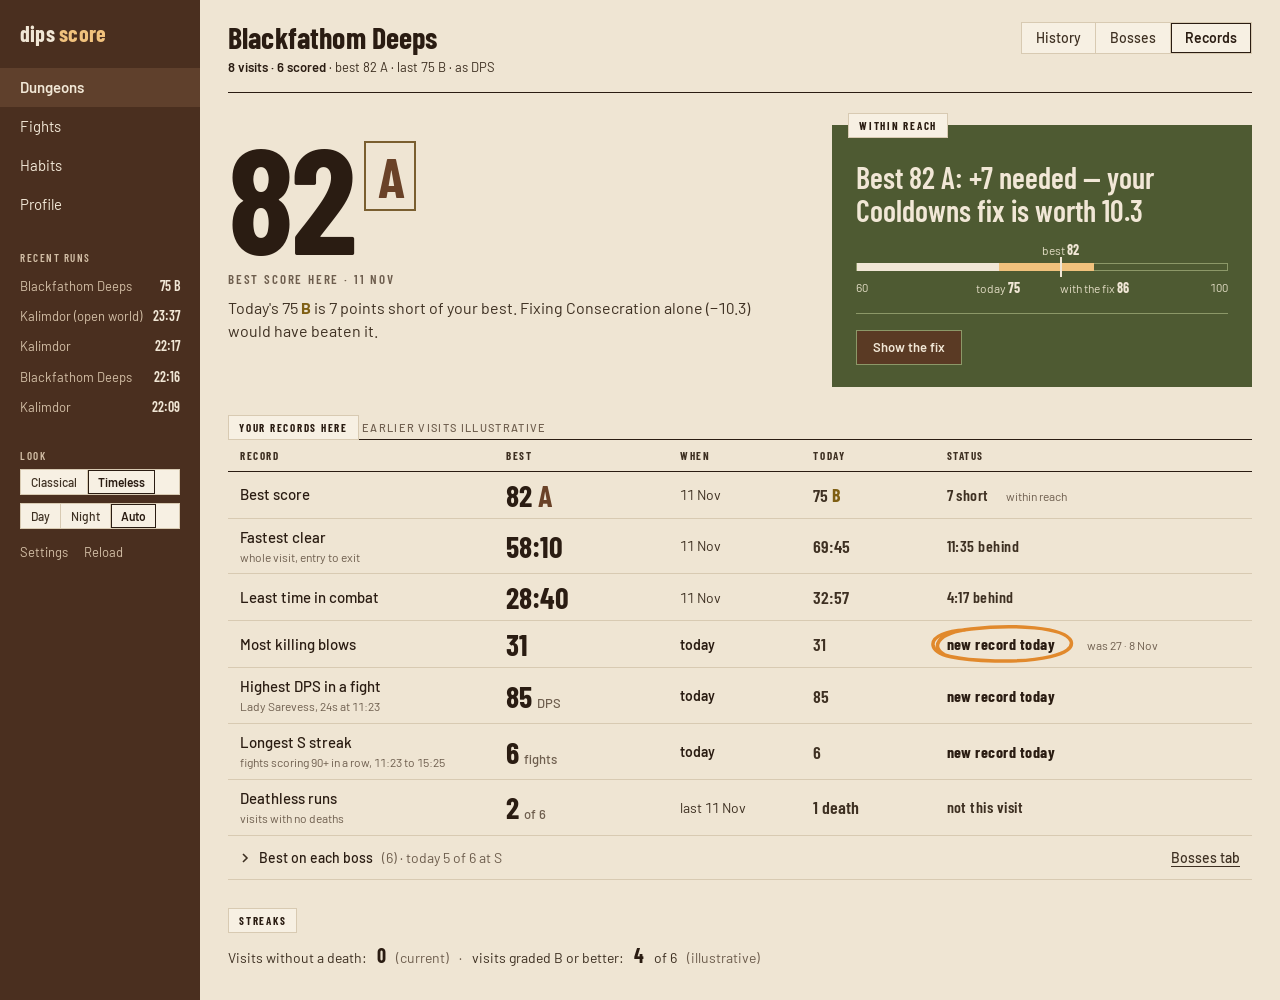
<file: docs/design/mockups/records.html>
<!doctype html>
<html lang="en">
<head>
<meta charset="utf-8"><meta name="viewport" content="width=device-width, initial-scale=1">
<title>Blackfathom Deeps records - projectArthas</title>
<link href="https://fonts.googleapis.com/css2?family=Barlow:wght@400;500;600&family=Barlow+Condensed:wght@500;600;700&family=Caveat:wght@600&display=swap" rel="stylesheet">
<link rel="stylesheet" href="assets/theme.css">
<script src="assets/theme.js"></script>
<style>
.hero{display:grid;grid-template-columns:minmax(0,1fr) 420px;gap:28px;align-items:start}
.sc{font:700 150px/.8 "Barlow Condensed",sans-serif;letter-spacing:-.02em;display:flex;align-items:flex-start;margin-top:22px}
.sc em{font-style:normal;font-size:56px;line-height:1;margin:6px 0 0 10px;padding:5px 12px;border:2px solid var(--gold)}
.cap{margin-top:18px;font:600 13px/1 "Barlow Condensed",sans-serif;letter-spacing:.14em;text-transform:uppercase;color:var(--mu)}
.vd{font-size:16px;line-height:1.45;margin-top:10px;color:var(--tx2);max-width:560px}

.plate{position:relative;margin-top:12px;background:var(--plate);color:var(--plate-tx);padding:26px 24px 22px}
.plate>.tab{position:absolute;top:-12px;left:16px}
.plate .lb{font:700 11px/1 "Barlow Condensed",sans-serif;letter-spacing:.16em;text-transform:uppercase;color:var(--plate-ac)}
.plate .fix-h{font:600 30px/1.1 "Barlow Condensed",sans-serif;margin:10px 0 0}
.plate .rule{border-top:1px solid var(--plate-ln);margin:16px 0}
.reach{position:relative;height:56px;margin-top:14px;font-size:12px;color:var(--plate-mu)}
.reach .rt{position:absolute;left:0;right:0;top:22px;height:8px;border:1px solid var(--plate-ln)}
.reach .rt i{position:absolute;top:-1px;bottom:-1px}
.reach .rt u{position:absolute;top:-7px;bottom:-7px;width:2px;margin-left:-1px;background:var(--plate-tx)}
.reach span{position:absolute;white-space:nowrap;transform:translateX(-50%)}
.reach span b{font:700 14px "Barlow Condensed",sans-serif;color:var(--plate-tx)}
.reach .up{top:0}.reach .dn{top:38px}
.reach .end{transform:none}

.sec{margin-top:28px}
table{width:100%;border-collapse:collapse;margin-top:-1px}
th{text-align:left;font:700 11px/1 "Barlow Condensed",sans-serif;letter-spacing:.14em;text-transform:uppercase;color:var(--tx2);padding:10px 12px;border-top:1px solid var(--tx);border-bottom:1px solid var(--tx)}
td{padding:8px 12px;border-bottom:1px solid var(--ln);vertical-align:middle}
.nm{font-size:15px;font-weight:500;width:26%}
.nm small{display:block;font-size:12px;font-weight:400;color:var(--mu);margin-top:1px}
.rv{font:700 30px/1 "Barlow Condensed",sans-serif;width:17%;white-space:nowrap}
.rv small{font:500 13px Barlow,sans-serif;color:var(--mu);margin-left:5px}
.wh{color:var(--tx2);width:13%}
.wh b{font-weight:600;color:var(--tx)}
.td{font:600 18px "Barlow Condensed",sans-serif;color:var(--tx2);width:13%;white-space:nowrap}
.st{font:600 16px/1 "Barlow Condensed",sans-serif;letter-spacing:.03em;color:var(--tx2)}
.st.rec{color:var(--tx);font-weight:700}
.st small{font:400 12px Barlow,sans-serif;letter-spacing:0;color:var(--mu);margin-left:14px}
.new+small{margin-left:32px}
.new{position:relative;display:inline-block;color:var(--tx);font-weight:700}
.new svg{position:absolute;left:-22px;top:-12px;width:150px;height:40px;overflow:visible;pointer-events:none}
.sub td{padding:0}
.sub a{display:flex;align-items:center;gap:9px;padding:12px 12px;text-decoration:none;font-size:14px;font-weight:500}
.sub a span{color:var(--mu);font-weight:400}
.sub a em{margin-left:auto;font-style:normal;color:var(--tx2);text-decoration:underline;text-underline-offset:3px}
.sub a:hover em{color:var(--tx)}
.sub svg{width:10px;height:10px;flex:none;fill:none;stroke:var(--tx2);stroke-width:1.6}

.stk{display:flex;align-items:baseline;gap:10px;margin-top:12px;font-size:14px;color:var(--tx2)}
.stk b{font:700 20px/1 "Barlow Condensed",sans-serif;color:var(--tx)}
.stk i{font-style:normal;color:var(--mu)}
</style>
</head>
<body>
<div class="app">
  <aside class="rail">
    <div class="logo">dips <span>score</span></div>
    <nav aria-label="Sections">
      <a href="history.html" aria-current="page">Dungeons</a>
      <a href="fight.html">Fights</a>
      <a href="habits.html">Habits</a>
      <a href="profile.html">Profile</a>
    </nav>
    <div class="rl">Recent runs</div>
    <a class="run" href="debrief.html"><span>Blackfathom Deeps</span><b>75 B</b></a>
    <a class="run" href="#"><span>Kalimdor (open world)</span><b>23:37</b></a>
    <a class="run" href="#"><span>Kalimdor</span><b>22:17</b></a>
    <a class="run" href="#"><span>Blackfathom Deeps</span><b>22:16</b></a>
    <a class="run" href="#"><span>Kalimdor</span><b>22:09</b></a>
    <div class="rl">Look</div>
    <div style="padding:0 20px;display:grid;gap:8px">
      <div class="seg" role="group" aria-label="Theme"><button data-set-theme="classical">Classical</button><button data-set-theme="timeless">Timeless</button></div>
      <div class="seg" role="group" aria-label="Day or night"><button data-set-mode="day">Day</button><button data-set-mode="night">Night</button><button data-set-mode="auto">Auto</button></div>
    </div>
    <div class="rlinks"><a href="#">Settings</a><a href="#">Reload</a></div>
  </aside>
  <main class="main">
    <header class="top">
      <div><h1>Blackfathom Deeps</h1><div class="meta"><b>8 visits · 6 scored</b> · best 82 A · last 75 B · as DPS</div></div>
      <nav class="tabs" aria-label="Dungeon views"><a href="history.html">History</a><a href="bosses.html">Bosses</a><a href="records.html" aria-current="page">Records</a></nav>
    </header>

    <div class="hero">
      <div>
        <div class="sc c"><span data-count="82">82</span><em class="g-A">A</em></div>
        <div class="cap">Best score here · 11 Nov</div>
        <p class="vd">Today's 75 <b class="g-B">B</b> is 7 points short of your best. Fixing Consecration alone (−10.3) would have beaten it.</p>
      </div>
      <section class="plate" aria-labelledby="reach">
        <h2 class="tab" id="reach">Within reach</h2>
        <p class="fix-h">Best 82 A: +7 needed — your Cooldowns fix is worth 10.3</p>
        <div class="reach" role="img" aria-label="Score scale 60 to 100: today 75, best 82, today plus the Cooldowns fix 86">
          <span class="up" style="left:55%">best <b>82</b></span>
          <div class="rt"><i style="left:0;width:38.3%;background:var(--plate-tx)"></i><i data-grow style="--i:0;left:38.3%;width:25.7%;background:var(--plate-ac)"></i><u style="left:55%"></u></div>
          <span class="dn end" style="left:0">60</span>
          <span class="dn" style="left:38.3%">today <b>75</b></span>
          <span class="dn" style="left:64%">with the fix <b>86</b></span>
          <span class="dn end" style="left:auto;right:0">100</span>
        </div>
        <div class="rule"></div>
        <a class="btn" href="debrief.html">Show the fix</a>
      </section>
    </div>

    <section class="sec" aria-label="Your records here">
      <span class="tab">Your records here</span> <span class="illus">earlier visits illustrative</span>
      <table>
        <thead><tr><th scope="col">Record</th><th scope="col">Best</th><th scope="col">When</th><th scope="col">Today</th><th scope="col">Status</th></tr></thead>
        <tbody>
          <tr><td class="nm">Best score</td><td class="rv">82 <b class="g-A">A</b></td><td class="wh">11 Nov</td><td class="td">75 <b class="g-B">B</b></td><td class="st">7 short <small>within reach</small></td></tr>
          <tr><td class="nm">Fastest clear<small>whole visit, entry to exit</small></td><td class="rv">58:10</td><td class="wh">11 Nov</td><td class="td">69:45</td><td class="st">11:35 behind</td></tr>
          <tr><td class="nm">Least time in combat</td><td class="rv">28:40</td><td class="wh">11 Nov</td><td class="td">32:57</td><td class="st">4:17 behind</td></tr>
          <tr><td class="nm">Most killing blows</td><td class="rv">31</td><td class="wh"><b>today</b></td><td class="td">31</td><td class="st"><span class="new">new record today<svg viewBox="0 0 150 40" aria-hidden="true"><path class="hl-stroke" data-draw style="--len:380;--i:0" d="M20 31 C6 24 10 9 46 5 C88 0 140 3 146 17 C151 31 112 38 70 37 C34 36 9 32 8 21 C7 12 22 7 40 6" stroke-width="3.5" stroke-linecap="round" opacity=".85"/></svg></span><small>was 27 · 8 Nov</small></td></tr>
          <tr><td class="nm">Highest DPS in a fight<small>Lady Sarevess, 24s at 11:23</small></td><td class="rv">85<small>DPS</small></td><td class="wh"><b>today</b></td><td class="td">85</td><td class="st rec">new record today</td></tr>
          <tr><td class="nm">Longest S streak<small>fights scoring 90+ in a row, 11:23 to 15:25</small></td><td class="rv">6<small>fights</small></td><td class="wh"><b>today</b></td><td class="td">6</td><td class="st rec">new record today</td></tr>
          <tr><td class="nm">Deathless runs<small>visits with no deaths</small></td><td class="rv">2<small>of 6</small></td><td class="wh">last 11 Nov</td><td class="td">1 death</td><td class="st">not this visit</td></tr>
          <tr class="sub"><td colspan="5"><a href="bosses.html"><svg viewBox="0 0 10 10" aria-hidden="true"><polyline points="3,1 7,5 3,9"/></svg>Best on each boss <span>(6) · today 5 of 6 at S</span><em>Bosses tab</em></a></td></tr>
        </tbody>
      </table>
    </section>

    <section class="sec" aria-label="Streaks">
      <span class="tab">Streaks</span>
      <p class="stk">Visits without a death: <b>0</b> <i>(current)</i> <i>·</i> visits graded B or better: <b>4</b> of 6 <i>(illustrative)</i></p>
    </section>
  </main>
</div>
</body>
</html>
</file>
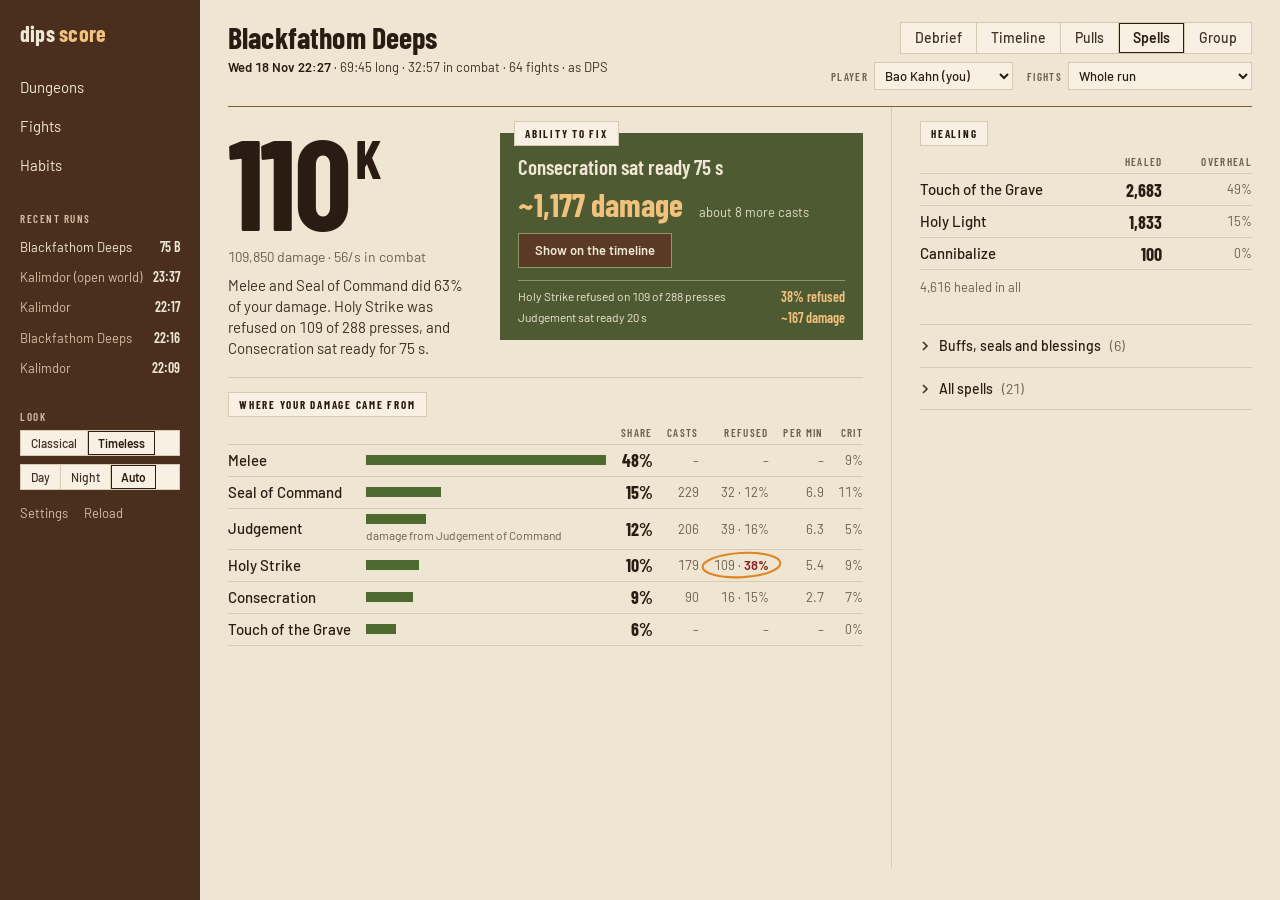
<file: docs/design/mockups/spells.html>
<!doctype html>
<html lang="en">
<head>
<meta charset="utf-8"><meta name="viewport" content="width=device-width, initial-scale=1">
<title>Spells · Blackfathom Deeps</title>
<link href="https://fonts.googleapis.com/css2?family=Barlow:wght@400;500;600&family=Barlow+Condensed:wght@500;600;700&family=Caveat:wght@600&display=swap" rel="stylesheet">
<link rel="stylesheet" href="assets/theme.css">
<script src="assets/theme.js"></script>
<style>
.main{display:flex;flex-direction:column}
.top{margin-bottom:0;border-bottom-color:var(--gold)}
.picks{display:flex;gap:14px}
.picks label{display:flex;align-items:center;gap:6px;font:600 11px/1 "Barlow Condensed",sans-serif;letter-spacing:.12em;text-transform:uppercase;color:var(--mu)}
.picks select{font:500 13px/1.2 Barlow,sans-serif;letter-spacing:0;text-transform:none;color:var(--tx);background:var(--panel);border:1px solid var(--ln);padding:4px 6px;cursor:pointer}
.rail .links{display:flex;gap:16px;padding:16px 20px 0;font-size:13px}
.rail .links a{color:var(--rail-mu);text-decoration:none}.rail .links a:hover{text-decoration:underline}
.sp{display:grid;grid-template-columns:minmax(0,1fr) 380px;flex:1}
.lcol{padding-right:28px;border-right:1px solid var(--ln);min-width:0}
.rcol{padding-left:28px;min-width:0}
.hero{display:grid;grid-template-columns:290px minmax(0,1fr);gap:28px;padding:14px 0 18px;border-bottom:1px solid var(--ln)}
.big{font:700 150px/.8 "Barlow Condensed",sans-serif;letter-spacing:-.02em;display:flex;align-items:flex-start;margin-top:8px}
.big small{font-size:64px;line-height:1;margin:2px 0 0 6px}
.cap{margin-top:16px;font-size:14px;color:var(--mu)}
.vd{font-size:15px;line-height:1.4;margin-top:8px;color:var(--tx2)}
.fix{position:relative;margin-top:12px;background:var(--plate);color:var(--plate-tx);padding:22px 18px 14px;display:flex;flex-direction:column;align-self:start}
.fix .tab{position:absolute;top:-12px;left:14px}
.fix .fix-h{font:600 23px/1.15 "Barlow Condensed",sans-serif;margin:0 0 6px}
.fix .m{display:flex;flex-wrap:wrap;column-gap:16px;row-gap:2px;align-items:baseline}
.fix .m b{font:700 32px "Barlow Condensed",sans-serif;color:var(--plate-ac);white-space:nowrap}
.fix .m span{font-size:13px;color:var(--plate-mu);white-space:nowrap}
.fix .btn{margin-top:10px;align-self:flex-start}
.nx{margin-top:12px;border-top:1px solid var(--plate-ln);padding-top:7px;display:grid;gap:4px;font-size:13px}
.nx div{display:flex;justify-content:space-between;gap:10px}
.nx b{font:600 14px "Barlow Condensed",sans-serif;color:var(--plate-ac);white-space:nowrap}
.sec{padding:14px 0 6px}
.sec .tab{margin-bottom:10px}
.rcol .sec{padding-top:14px}
table{width:100%;border-collapse:collapse}
th{font:600 11px/1 "Barlow Condensed",sans-serif;letter-spacing:.12em;text-transform:uppercase;color:var(--mu);text-align:right;padding:0 0 6px 14px;white-space:nowrap}
td{padding:5px 0 5px 14px;border-top:1px solid var(--ln);text-align:right;font-size:13px;color:var(--mu);white-space:nowrap;vertical-align:middle}
th:first-child,td:first-child{padding-left:0;text-align:left}
tr:last-child td{border-bottom:1px solid var(--ln)}
td.n{font-size:15px;color:var(--tx);font-weight:500}
td.s{font:700 18px/1 "Barlow Condensed",sans-serif;color:var(--tx)}
.na{color:var(--mu)}
.dmg td.b{width:254px;text-align:left}
.dmg td.b i{display:block;height:10px;background:var(--m-dmg)}
.dmg td.b small{display:block;font-size:12px;color:var(--mu);margin-top:3px}
.dmg em{font-style:normal;font-weight:600}
.ring{position:relative;display:inline-block}
.ring svg{position:absolute;left:-14px;top:-9px;width:calc(100% + 28px);height:calc(100% + 18px);overflow:visible;stroke-width:2.4;stroke-linecap:round;opacity:.9}
.foot{margin-top:8px;font-size:13px;color:var(--mu)}
.drs{margin-top:22px}
.dr{border-top:1px solid var(--ln)}.dr:last-child{border-bottom:1px solid var(--ln)}
.dr summary{list-style:none;display:flex;align-items:center;gap:9px;padding:11px 0;cursor:pointer;font-size:14px;font-weight:500}
.dr summary::-webkit-details-marker{display:none}
.dr summary span{color:var(--mu);font-weight:400}
.dr summary svg{width:10px;height:10px;flex:none;fill:none;stroke:var(--tx2);stroke-width:1.6}
.dr[open] summary svg{transform:rotate(90deg)}
.dr table{margin-bottom:12px}
.dr th,.dr td{padding-left:10px}.dr th{letter-spacing:.08em}.dr td{color:var(--tx2)}.dr td.n{font-size:13px;font-weight:400}
@media (max-width:1419px){.hero{grid-template-columns:250px minmax(0,1fr);gap:22px}.big{font-size:128px}.big small{font-size:54px}.fix .fix-h{font-size:21px}.nx{font-size:12px}.sp{grid-template-columns:minmax(0,1fr) 360px}}
</style>
</head>
<body>
<div class="app">
  <aside class="rail">
    <div class="logo">dips <span>score</span></div>
    <nav aria-label="Sections">
      <a href="history.html">Dungeons</a>
      <a href="fight-card.html">Fights</a>
      <a href="#">Habits</a>
    </nav>
    <div class="rl">Recent runs</div>
    <a class="run" href="debrief.html" aria-current="page"><span>Blackfathom Deeps</span><b>75 B</b></a>
    <a class="run" href="#"><span>Kalimdor (open world)</span><b>23:37</b></a>
    <a class="run" href="#"><span>Kalimdor</span><b>22:17</b></a>
    <a class="run" href="#"><span>Blackfathom Deeps</span><b>22:16</b></a>
    <a class="run" href="#"><span>Kalimdor</span><b>22:09</b></a>
    <div class="rl">Look</div>
    <div style="padding:0 20px;display:grid;gap:8px">
      <div class="seg" role="group" aria-label="Theme"><button data-set-theme="classical">Classical</button><button data-set-theme="timeless">Timeless</button></div>
      <div class="seg" role="group" aria-label="Day or night"><button data-set-mode="day">Day</button><button data-set-mode="night">Night</button><button data-set-mode="auto">Auto</button></div>
    </div>
    <div class="rlinks"><a href="#">Settings</a><a href="#">Reload</a></div>
  </aside>
  <main class="main">
    <header class="top">
      <div><h1>Blackfathom Deeps</h1><div class="meta"><b>Wed 18 Nov 22:27</b> · 69:45 long · 32:57 in combat · 64 fights · as DPS</div></div>
      <div class="controls">
        <nav class="tabs" aria-label="Run views"><a href="debrief.html">Debrief</a><a href="timeline.html">Timeline</a><a href="pulls.html">Pulls</a><a href="spells.html" aria-current="page">Spells</a><a href="group.html">Group</a></nav>
        <div class="picks">
          <label>Player <select><option>Bao Kahn (you)</option><option>Shizuka Tsuruta</option><option>Piraña Segundo</option><option>Anaruz Lightborne</option><option>Evilguy Verybad</option></select></label>
          <label>Fights <select><option>Whole run</option><option>Ghamoo-ra · 3:46</option><option>Lady Sarevess · 11:22</option><option>Geilhast · 30:24</option><option>Twilight Lord Kelris · 55:24</option><option>Aku'mai · 61:33</option><option>Old Serra'kis · 64:45</option></select></label>
        </div>
      </div>
    </header>
    <div class="sp">
      <div class="lcol">
        <div class="hero">
          <div>
            <div class="big c"><span data-count="110">110</span><small>K</small></div>
            <p class="cap">109,850 damage · 56/s in combat</p>
            <p class="vd">Melee and Seal of Command did 63% of your damage. Holy Strike was refused on 109 of 288 presses, and Consecration sat ready for 75 s.</p>
          </div>
          <section class="fix" aria-labelledby="fixh">
            <h2 class="tab" id="fixh">Ability to fix</h2>
            <p class="fix-h">Consecration sat ready 75 s</p>
            <div class="m"><b>~1,177 damage</b><span>about 8 more casts</span></div>
            <a class="btn" href="timeline.html">Show on the timeline</a>
            <div class="nx"><div><span>Holy Strike refused on 109 of 288 presses</span><b>38% refused</b></div><div><span>Judgement sat ready 20 s</span><b>~167 damage</b></div></div>
          </section>
        </div>
        <section class="sec" aria-labelledby="dmgh"><h2 class="tab" id="dmgh">Where your damage came from</h2>
          <table class="dmg">
            <thead><tr><th></th><th></th><th>share</th><th>casts</th><th>refused</th><th>per min</th><th>crit</th></tr></thead>
            <tbody>
<tr><td class="n">Melee</td><td class="b"><i data-grow style="--i:0;width:240.0px"></i></td><td class="s c">48%</td><td><span class="na">–</span></td><td><span class="na">–</span></td><td><span class="na">–</span></td><td>9%</td></tr>
<tr><td class="n">Seal of Command</td><td class="b"><i data-grow style="--i:1;width:74.7px"></i></td><td class="s c">15%</td><td>229</td><td>32 · 12%</td><td>6.9</td><td>11%</td></tr>
<tr><td class="n">Judgement</td><td class="b"><i data-grow style="--i:2;width:59.3px"></i><small>damage from Judgement of Command</small></td><td class="s c">12%</td><td>206</td><td>39 · 16%</td><td>6.3</td><td>5%</td></tr>
<tr><td class="n">Holy Strike</td><td class="b"><i data-grow style="--i:3;width:52.1px"></i></td><td class="s c">10%</td><td>179</td><td><span class="ring">109 · <em class="g-D">38%</em><svg viewBox="0 0 96 34" aria-hidden="true"><ellipse class="hl-stroke" data-draw style="--len:215;--i:0" cx="48" cy="17" rx="45" ry="14" transform="rotate(-3 48 17)"/></svg></span></td><td>5.4</td><td>9%</td></tr>
<tr><td class="n">Consecration</td><td class="b"><i data-grow style="--i:4;width:47.0px"></i></td><td class="s c">9%</td><td>90</td><td>16 · 15%</td><td>2.7</td><td>7%</td></tr>
<tr><td class="n">Touch of the Grave</td><td class="b"><i data-grow style="--i:5;width:29.4px"></i></td><td class="s c">6%</td><td><span class="na">–</span></td><td><span class="na">–</span></td><td><span class="na">–</span></td><td>0%</td></tr>
            </tbody>
          </table>
        </section>
      </div>
      <div class="rcol">
        <section class="sec" aria-labelledby="healh"><h2 class="tab" id="healh">Healing</h2>
          <table class="heal">
            <thead><tr><th></th><th>healed</th><th>overheal</th></tr></thead>
            <tbody>
<tr><td class="n">Touch of the Grave</td><td class="s c">2,683</td><td>49%</td></tr>
<tr><td class="n">Holy Light</td><td class="s c">1,833</td><td>15%</td></tr>
<tr><td class="n">Cannibalize</td><td class="s c">100</td><td>0%</td></tr>
            </tbody>
          </table>
          <p class="foot">4,616 healed in all</p>
        </section>
        <div class="drs">
          <details class="dr"><summary><svg viewBox="0 0 10 10" aria-hidden="true"><polyline points="3,1 7,5 3,9"/></svg>Buffs, seals and blessings <span>(6)</span></summary>
            <table><thead><tr><th></th><th>casts</th><th>refused</th></tr></thead><tbody>
<tr><td class="n">Seal of the Crusader</td><td>61</td><td>1</td></tr>
<tr><td class="n">Blessing of Freedom</td><td>12</td><td>1</td></tr>
<tr><td class="n">Blessing of Might</td><td>10</td><td>0</td></tr>
<tr><td class="n">Blessing of Wisdom</td><td>4</td><td>0</td></tr>
<tr><td class="n">Blessing of Kings</td><td>1</td><td>0</td></tr>
<tr><td class="n">Retribution Aura</td><td>1</td><td>0</td></tr>
            </tbody></table>
          </details>
          <details class="dr"><summary><svg viewBox="0 0 10 10" aria-hidden="true"><polyline points="3,1 7,5 3,9"/></svg>All spells <span>(21)</span></summary>
            <table><thead><tr><th></th><th>casts</th><th>refused</th><th>damage</th><th>healing</th></tr></thead><tbody>
<tr><td class="n">Melee</td><td><span class="na">–</span></td><td><span class="na">–</span></td><td>52,475</td><td><span class="na">–</span></td></tr>
<tr><td class="n">Seal of Command</td><td>229</td><td>32</td><td>16,332</td><td><span class="na">–</span></td></tr>
<tr><td class="n">Judgement</td><td>206</td><td>39</td><td>12,967</td><td><span class="na">–</span></td></tr>
<tr><td class="n">Holy Strike</td><td>179</td><td>109</td><td>11,386</td><td><span class="na">–</span></td></tr>
<tr><td class="n">Consecration</td><td>90</td><td>16</td><td>10,272</td><td><span class="na">–</span></td></tr>
<tr><td class="n">Touch of the Grave</td><td><span class="na">–</span></td><td><span class="na">–</span></td><td>6,418</td><td>2,683</td></tr>
<tr><td class="n">Holy Light</td><td>7</td><td>5</td><td><span class="na">–</span></td><td>1,833</td></tr>
<tr><td class="n">Cannibalize</td><td>1</td><td>0</td><td><span class="na">–</span></td><td>100</td></tr>
<tr><td class="n">Seal of the Crusader</td><td>61</td><td>1</td><td><span class="na">–</span></td><td><span class="na">–</span></td></tr>
<tr><td class="n">Blessing of Freedom</td><td>12</td><td>1</td><td><span class="na">–</span></td><td><span class="na">–</span></td></tr>
<tr><td class="n">Blessing of Might</td><td>10</td><td>0</td><td><span class="na">–</span></td><td><span class="na">–</span></td></tr>
<tr><td class="n">Blessing of Wisdom</td><td>4</td><td>0</td><td><span class="na">–</span></td><td><span class="na">–</span></td></tr>
<tr><td class="n">Blessing of Kings</td><td>1</td><td>0</td><td><span class="na">–</span></td><td><span class="na">–</span></td></tr>
<tr><td class="n">Restore Mana</td><td>1</td><td>0</td><td><span class="na">–</span></td><td><span class="na">–</span></td></tr>
<tr><td class="n">Divine Protection</td><td>1</td><td>0</td><td><span class="na">–</span></td><td><span class="na">–</span></td></tr>
<tr><td class="n">Hammer of Justice</td><td>1</td><td>0</td><td><span class="na">–</span></td><td><span class="na">–</span></td></tr>
<tr><td class="n">Redemption</td><td>1</td><td>0</td><td><span class="na">–</span></td><td><span class="na">–</span></td></tr>
<tr><td class="n">Retribution Aura</td><td>1</td><td>0</td><td><span class="na">–</span></td><td><span class="na">–</span></td></tr>
<tr><td class="n">Sharpen Blade II</td><td>1</td><td>0</td><td><span class="na">–</span></td><td><span class="na">–</span></td></tr>
<tr><td class="n">Will of the Forsaken</td><td>1</td><td>0</td><td><span class="na">–</span></td><td><span class="na">–</span></td></tr>
<tr><td class="n">Exorcism</td><td>0</td><td>1</td><td><span class="na">–</span></td><td><span class="na">–</span></td></tr>
            </tbody></table>
          </details>
        </div>
      </div>
    </div>
  </main>
</div>
</body>
</html>
</file>
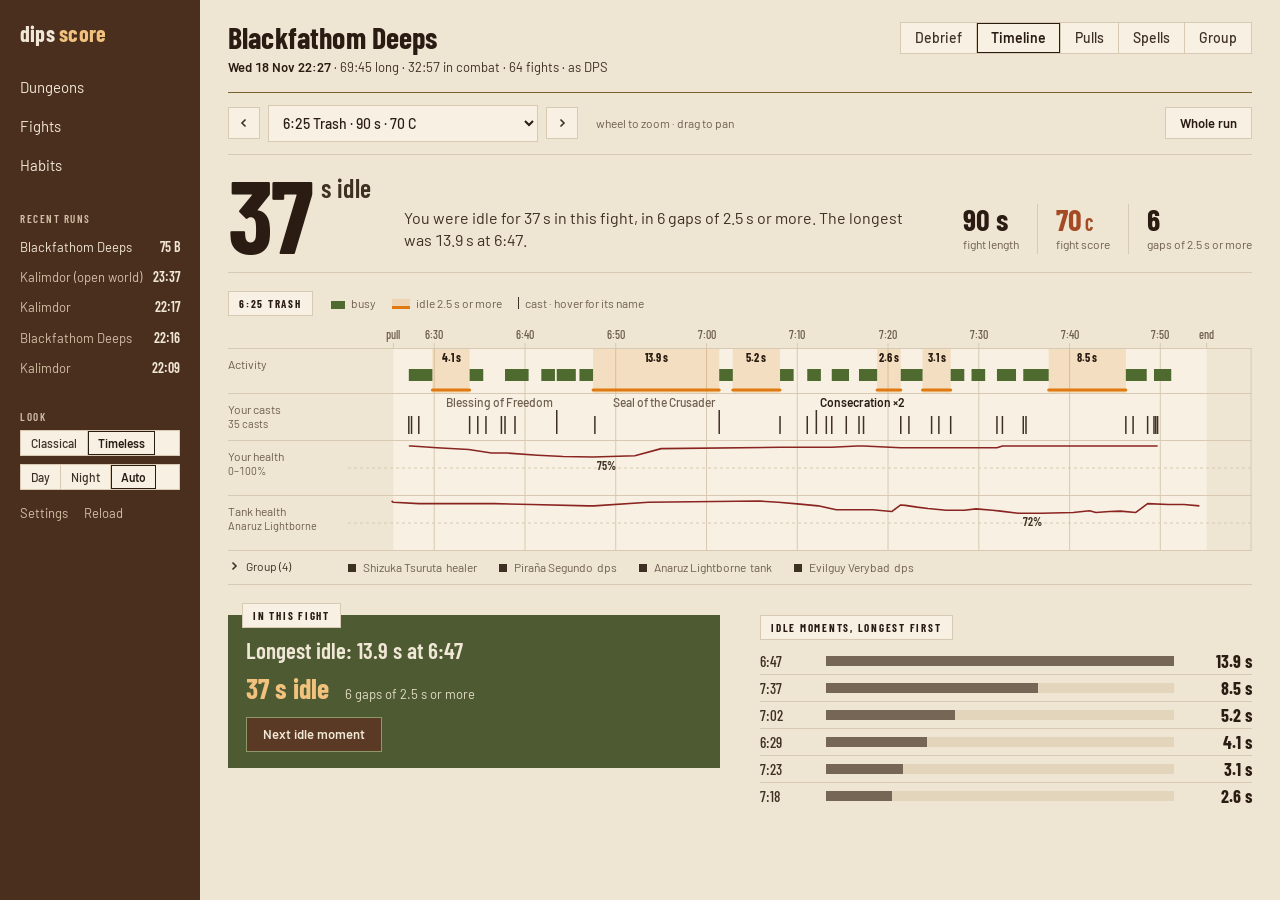
<file: docs/design/mockups/timeline.html>
<!doctype html>
<html lang="en">
<head>
<meta charset="utf-8"><meta name="viewport" content="width=device-width, initial-scale=1">
<title>Fight timeline</title>
<link href="https://fonts.googleapis.com/css2?family=Barlow:wght@400;500;600&family=Barlow+Condensed:wght@500;600;700&family=Caveat:wght@600&display=swap" rel="stylesheet">
<link rel="stylesheet" href="assets/theme.css">
<script src="assets/theme.js"></script>
<style>
.main{display:flex;flex-direction:column}
.top{margin-bottom:0;border-bottom-color:var(--gold)}
.strip{display:flex;align-items:center;gap:8px;padding:12px 0;border-bottom:1px solid var(--ln)}
.strip select{font:500 14px/1 Barlow,sans-serif;color:var(--tx);background:var(--panel);border:1px solid var(--ln);padding:8px 10px;min-width:270px;cursor:pointer}
.ib,.ghost{display:inline-flex;align-items:center;justify-content:center;height:32px;border:1px solid var(--ln);background:var(--panel);color:var(--tx2);cursor:pointer;font:600 13px/1 Barlow,sans-serif}
.ib{width:32px}.ghost{padding:0 14px;margin-left:auto;color:var(--tx)}
.ib:hover,.ghost:hover{color:var(--tx);border-color:var(--tx2)}
.strip .note{margin-left:10px;font-size:12px;color:var(--mu)}
.hero{display:grid;grid-template-columns:auto minmax(0,1fr) auto;gap:32px;align-items:end;padding:16px 0 18px;border-bottom:1px solid var(--ln)}
.big{font:700 104px/.8 "Barlow Condensed",sans-serif;letter-spacing:-.02em;display:flex;align-items:flex-start}
.big small{font:600 26px/1 "Barlow Condensed",sans-serif;letter-spacing:.02em;margin:4px 0 0 10px;color:var(--tx2)}
.vd{font-size:16px;line-height:1.4;color:var(--tx2);max-width:560px;padding-bottom:2px}
.figs{display:flex}
.figs div{padding:0 0 0 18px;margin-left:18px;border-left:1px solid var(--ln)}.figs div:first-child{border:0;margin:0;padding:0}
.figs b{display:block;font:700 30px/1 "Barlow Condensed",sans-serif}.figs b u{text-decoration:none;font-size:18px;margin-left:3px}
.figs span{font-size:12px;color:var(--mu);white-space:nowrap}
.lanes{margin-top:18px}
.lh{display:flex;align-items:center;gap:18px;margin-bottom:10px}
.key{display:flex;gap:16px;align-items:center;font-size:12px;color:var(--mu)}
.key i{display:inline-block;vertical-align:-1px;margin-right:6px}
.k-busy{width:14px;height:8px;background:var(--m-dmg)}
.k-idle{width:18px;height:10px;background:color-mix(in srgb,var(--hl) 16%,transparent);border-bottom:3px solid var(--hl)}
.k-cast{width:1.5px;height:12px;background:var(--tx2)}
.ln{display:grid;grid-template-columns:120px minmax(0,1fr);border-top:1px solid var(--ln)}
.ln>.lb{padding:8px 12px 0 0;font-size:12px;line-height:1.3;color:var(--mu)}
.ln>.lb small{display:block;font-size:11px}
.ln svg{display:block;width:100%;overflow:visible}
.ln.ax{border-top:0}.ln.ax text{font:500 12px "Barlow Condensed",sans-serif;fill:var(--mu)}
.tk{stroke:var(--ln)}
.fz{fill:var(--panel)}.gl{stroke:var(--ln);stroke-width:1}
.idle{fill:var(--hl);fill-opacity:.16}
.busy{fill:var(--m-dmg)}
.gs{font:700 12px "Barlow Condensed",sans-serif;fill:var(--tx)}
.ct{stroke:var(--tx2);stroke-width:1.5}
.hit{fill:transparent}
g:hover>.ct{stroke:var(--tx);stroke-width:2.5}
.cn{font:500 12px Barlow,sans-serif;fill:var(--mu)}.cn.on{font-weight:600;fill:var(--tx)}
.half{stroke:var(--ln);stroke-dasharray:3 3}
.hp{fill:none;stroke:var(--m-surv);stroke-width:1.6;stroke-linejoin:round}
.lo{font:600 12px "Barlow Condensed",sans-serif;fill:var(--tx2)}
.grp summary{list-style:none;cursor:pointer}.grp summary::-webkit-details-marker{display:none}
.grp summary .lb{display:flex;gap:6px;align-items:flex-start;color:var(--tx2)}
.grp summary svg{flex:none;width:12px;margin-top:1px;transition:transform .15s}.grp[open] summary svg{transform:rotate(90deg)}
.grp summary .nm{display:flex;gap:22px;align-items:center;padding:8px 0;font-size:13px}
.grp summary:hover .lb{color:var(--tx)}
.pl i{display:inline-block;width:8px;height:8px;background:var(--tx2);margin-right:7px}.pl em{font-style:normal;color:var(--mu);font-size:12px;margin-left:2px}
.grp .ln .nm{padding:8px 0;font-size:12px;color:var(--mu)}
.ln.end{border-bottom:1px solid var(--ln)}
.after{display:grid;grid-template-columns:minmax(0,1fr) minmax(0,1fr);gap:40px;margin-top:30px;align-items:start}
.fix{position:relative;background:var(--plate);color:var(--plate-tx);padding:22px 18px 16px;display:flex;flex-direction:column}
.fix .tab{position:absolute;top:-12px;left:14px}
.fix .fix-h{font:600 23px/1.15 "Barlow Condensed",sans-serif;margin:0 0 8px}
.fix .m{display:flex;flex-wrap:wrap;column-gap:16px;row-gap:2px;align-items:baseline}
.fix .m b{font:700 28px "Barlow Condensed",sans-serif;color:var(--plate-ac);white-space:nowrap}
.fix .m span{font-size:13px;color:var(--plate-mu)}
.fix .btn{margin-top:12px;align-self:flex-start}
.rk .tab{margin-bottom:8px}
.ir{display:grid;grid-template-columns:52px minmax(0,1fr) 64px;gap:14px;align-items:center;padding:4px 0;border-top:1px solid var(--ln)}
.rk .tab+.ir{border-top:0}
.ir span.c{font:500 15px "Barlow Condensed",sans-serif;color:var(--tx2)}
.ir b{font:700 18px/1 "Barlow Condensed",sans-serif;text-align:right}
.bar{position:relative;height:10px;background:var(--track)}.bar i{position:absolute;left:0;top:0;bottom:0}
.rail .util{padding:14px 20px 0;display:flex;gap:16px;font-size:13px}
.rail .util a{color:var(--rail-mu);text-decoration:none}.rail .util a:hover{text-decoration:underline}
</style>
</head>
<body>
<div class="app">
  <aside class="rail">
    <div class="logo">dips <span>score</span></div>
    <nav aria-label="Sections">
      <a href="history.html">Dungeons</a>
      <a href="fight-card.html">Fights</a>
      <a href="#">Habits</a>
    </nav>
    <div class="rl">Recent runs</div>
    <a class="run" href="debrief.html" aria-current="page"><span>Blackfathom Deeps</span><b>75 B</b></a>
    <a class="run" href="#"><span>Kalimdor (open world)</span><b>23:37</b></a>
    <a class="run" href="#"><span>Kalimdor</span><b>22:17</b></a>
    <a class="run" href="#"><span>Blackfathom Deeps</span><b>22:16</b></a>
    <a class="run" href="#"><span>Kalimdor</span><b>22:09</b></a>
    <div class="rl">Look</div>
    <div style="padding:0 20px;display:grid;gap:8px">
      <div class="seg" role="group" aria-label="Theme"><button data-set-theme="classical">Classical</button><button data-set-theme="timeless">Timeless</button></div>
      <div class="seg" role="group" aria-label="Day or night"><button data-set-mode="day">Day</button><button data-set-mode="night">Night</button><button data-set-mode="auto">Auto</button></div>
    </div>
    <div class="rlinks"><a href="#">Settings</a><a href="#">Reload</a></div>
  </aside>
  <main class="main">
    <header class="top">
      <div><h1>Blackfathom Deeps</h1><div class="meta"><b>Wed 18 Nov 22:27</b> · 69:45 long · 32:57 in combat · 64 fights · as DPS</div></div>
      <nav class="tabs" aria-label="Run views"><a href="debrief.html">Debrief</a><a href="timeline.html" aria-current="page">Timeline</a><a href="pulls.html">Pulls</a><a href="spells.html">Spells</a><a href="group.html">Group</a></nav>
    </header>
    <div class="strip">
      <button class="ib" aria-label="Previous fight"><svg viewBox="0 0 12 12" width="12" height="12" aria-hidden="true"><path d="M7.5 2.5 4 6l3.5 3.5" fill="none" stroke="currentColor" stroke-width="1.6"/></svg></button>
      <select aria-label="Fight"><option>0:36 Trash · 33 s</option><option>1:43 Trash · 12 s</option><option>2:32 Trash · 29 s</option><option>3:10 Trash · 15 s</option><option>3:46 Ghamoo-ra · 31 s</option><option>4:38 Trash · 49 s</option><option selected>6:25 Trash · 90 s · 70 C</option><option>8:44 Trash · 60 s</option><option>9:56 Trash · 22 s</option><option>10:22 Trash · 9 s</option><option>10:35 Trash · 13 s</option><option>10:55 Trash · 20 s</option><option>11:22 Lady Sarevess · 24 s</option><option>12:27 Trash · 9 s</option><option>13:06 Trash · 11 s</option><option>14:08 Trash · 21 s</option><option>14:32 Trash · 40 s</option><option>15:24 Trash · 22 s</option><option>15:54 Trash · 10 s</option><option>16:09 Trash · 50 s</option><option>17:10 Trash · 27 s</option><option>17:45 Trash · 11 s</option><option>18:15 Trash · 105 s</option><option>28:16 Trash · 26 s</option><option>29:10 Trash · 56 s</option><option>30:24 Geilhast · 51 s</option><option>32:19 Trash · 41 s</option><option>33:38 Trash · 26 s</option><option>34:19 Trash · 23 s</option><option>34:55 Trash · 17 s</option><option>35:28 Trash · 27 s</option><option>36:24 Trash · 35 s</option><option>37:07 Trash · 24 s</option><option>37:35 Trash · 31 s</option><option>38:34 Trash · 33 s</option><option>40:06 Trash · 34 s</option><option>41:02 Trash · 35 s</option><option>42:06 Trash · 22 s</option><option>42:46 Trash · 21 s</option><option>43:12 Trash · 34 s</option><option>43:54 Trash · 12 s</option><option>44:20 Trash · 32 s</option><option>45:09 Trash · 29 s</option><option>45:47 Trash · 81 s</option><option>47:51 Trash · 26 s</option><option>48:34 Trash · 16 s</option><option>48:53 Trash · 39 s</option><option>51:17 Trash · 27 s</option><option>52:05 Trash · 59 s</option><option>53:59 Trash · 22 s</option><option>54:28 Trash · 26 s</option><option>55:02 Trash · 16 s</option><option>55:24 Twilight Lord Kelris · 44 s</option><option>56:41 Trash · 79 s</option><option>58:27 Trash · 28 s</option><option>59:52 Trash · 16 s</option><option>60:21 Trash · 31 s</option><option>61:08 Trash · 18 s</option><option>61:33 Aku&#x27;mai · 50 s</option><option>63:27 Trash · 26 s</option><option>64:16 Trash · 7 s</option><option>64:45 Old Serra&#x27;kis · 20 s</option><option>67:29 Trash · 7 s</option><option>69:28 Trash · 17 s</option></select>
      <button class="ib" aria-label="Next fight"><svg viewBox="0 0 12 12" width="12" height="12" aria-hidden="true"><path d="M4.5 2.5 8 6l-3.5 3.5" fill="none" stroke="currentColor" stroke-width="1.6"/></svg></button>
      <span class="note">wheel to zoom · drag to pan</span>
      <button class="ghost">Whole run</button>
    </div>
    <div class="hero">
      <div class="big c"><span data-count="37">37</span><small>s idle</small></div>
      <p class="vd">You were idle for 37 s in this fight, in 6 gaps of 2.5 s or more. The longest was 13.9 s at 6:47.</p>
      <div class="figs"><div><b class="c">90 s</b><span>fight length</span></div><div><b class="c g-C">70<u>C</u></b><span>fight score</span></div><div><b class="c">6</b><span>gaps of 2.5 s or more</span></div></div>
    </div>
    <section class="lanes" aria-label="Fight lanes">
      <div class="lh"><span class="tab">6:25 Trash</span>
        <div class="key"><span><i class="k-busy"></i>busy</span><span><i class="k-idle"></i>idle 2.5 s or more</span><span><i class="k-cast"></i>cast · hover for its name</span></div></div>
      <div class="ln ax"><div class="lb"></div><svg height="22" aria-hidden="true"><text x="9.538%" y="13" text-anchor="middle">6:30</text><line class="tk" x1="9.538%" x2="9.538%" y1="17" y2="22"/><text x="19.578%" y="13" text-anchor="middle">6:40</text><line class="tk" x1="19.578%" x2="19.578%" y1="17" y2="22"/><text x="29.618%" y="13" text-anchor="middle">6:50</text><line class="tk" x1="29.618%" x2="29.618%" y1="17" y2="22"/><text x="39.659%" y="13" text-anchor="middle">7:00</text><line class="tk" x1="39.659%" x2="39.659%" y1="17" y2="22"/><text x="49.699%" y="13" text-anchor="middle">7:10</text><line class="tk" x1="49.699%" x2="49.699%" y1="17" y2="22"/><text x="59.739%" y="13" text-anchor="middle">7:20</text><line class="tk" x1="59.739%" x2="59.739%" y1="17" y2="22"/><text x="69.779%" y="13" text-anchor="middle">7:30</text><line class="tk" x1="69.779%" x2="69.779%" y1="17" y2="22"/><text x="79.819%" y="13" text-anchor="middle">7:40</text><line class="tk" x1="79.819%" x2="79.819%" y1="17" y2="22"/><text x="89.859%" y="13" text-anchor="middle">7:50</text><line class="tk" x1="89.859%" x2="89.859%" y1="17" y2="22"/><text x="5.020%" y="13" text-anchor="middle">pull</text><line class="tk" x1="5.020%" x2="5.020%" y1="17" y2="22"/><text x="94.980%" y="13" text-anchor="middle">end</text><line class="tk" x1="94.980%" x2="94.980%" y1="17" y2="22"/></svg></div>
      <div class="ln"><div class="lb">Activity</div><svg height="44" role="img" aria-label="Busy and idle spans"><rect class="fz" x="5.020%" y="0" width="89.960%" height="44"/><line class="gl" x1="9.538%" x2="9.538%" y1="0" y2="44"/><line class="gl" x1="19.578%" x2="19.578%" y1="0" y2="44"/><line class="gl" x1="29.618%" x2="29.618%" y1="0" y2="44"/><line class="gl" x1="39.659%" x2="39.659%" y1="0" y2="44"/><line class="gl" x1="49.699%" x2="49.699%" y1="0" y2="44"/><line class="gl" x1="59.739%" x2="59.739%" y1="0" y2="44"/><line class="gl" x1="69.779%" x2="69.779%" y1="0" y2="44"/><line class="gl" x1="79.819%" x2="79.819%" y1="0" y2="44"/><line class="gl" x1="89.859%" x2="89.859%" y1="0" y2="44"/><line class="gl" x1="99.900%" x2="99.900%" y1="0" y2="44"/><rect class="idle" x="9.337%" y="0" width="4.116%" height="44"/><rect class="idle" x="27.108%" y="0" width="13.956%" height="44"/><rect class="idle" x="42.570%" y="0" width="5.221%" height="44"/><rect class="idle" x="58.534%" y="0" width="2.610%" height="44"/><rect class="idle" x="63.554%" y="0" width="3.112%" height="44"/><rect class="idle" x="77.510%" y="0" width="8.534%" height="44"/><rect class="busy" x="6.727%" y="20" width="2.610%" height="12"><title>busy 6:27, 2.6 s</title></rect><rect class="busy" x="13.454%" y="20" width="1.506%" height="12"><title>busy 6:33, 1.5 s</title></rect><rect class="busy" x="17.369%" y="20" width="2.610%" height="12"><title>busy 6:37, 2.6 s</title></rect><rect class="busy" x="21.386%" y="20" width="1.506%" height="12"><title>busy 6:41, 1.5 s</title></rect><rect class="busy" x="23.092%" y="20" width="2.108%" height="12"><title>busy 6:43, 2.1 s</title></rect><rect class="busy" x="25.602%" y="20" width="1.506%" height="12"><title>busy 6:46, 1.5 s</title></rect><rect class="busy" x="41.064%" y="20" width="1.506%" height="12"><title>busy 7:01, 1.5 s</title></rect><rect class="busy" x="47.791%" y="20" width="1.506%" height="12"><title>busy 7:08, 1.5 s</title></rect><rect class="busy" x="50.803%" y="20" width="1.506%" height="12"><title>busy 7:11, 1.5 s</title></rect><rect class="busy" x="53.514%" y="20" width="1.908%" height="12"><title>busy 7:13, 1.9 s</title></rect><rect class="busy" x="56.526%" y="20" width="2.008%" height="12"><title>busy 7:16, 2.0 s</title></rect><rect class="busy" x="61.145%" y="20" width="2.410%" height="12"><title>busy 7:21, 2.4 s</title></rect><rect class="busy" x="66.667%" y="20" width="1.506%" height="12"><title>busy 7:26, 1.5 s</title></rect><rect class="busy" x="68.976%" y="20" width="1.506%" height="12"><title>busy 7:29, 1.5 s</title></rect><rect class="busy" x="71.787%" y="20" width="2.108%" height="12"><title>busy 7:32, 2.1 s</title></rect><rect class="busy" x="74.699%" y="20" width="2.811%" height="12"><title>busy 7:34, 2.8 s</title></rect><rect class="busy" x="86.044%" y="20" width="2.309%" height="12"><title>busy 7:46, 2.3 s</title></rect><rect class="busy" x="89.157%" y="20" width="1.908%" height="12"><title>busy 7:49, 1.9 s</title></rect><line class="hl-stroke" data-draw style="--len:160;--i:3" x1="9.337%" x2="13.454%" y1="41" y2="41" stroke-width="3" stroke-linecap="round"/><text class="gs" data-fade style="--i:3" x="11.396%" y="13" text-anchor="middle">4.1 s</text><line class="hl-stroke" data-draw style="--len:160;--i:0" x1="27.108%" x2="41.064%" y1="41" y2="41" stroke-width="3" stroke-linecap="round"/><text class="gs" data-fade style="--i:0" x="34.086%" y="13" text-anchor="middle">13.9 s</text><line class="hl-stroke" data-draw style="--len:160;--i:2" x1="42.570%" x2="47.791%" y1="41" y2="41" stroke-width="3" stroke-linecap="round"/><text class="gs" data-fade style="--i:2" x="45.181%" y="13" text-anchor="middle">5.2 s</text><line class="hl-stroke" data-draw style="--len:160;--i:5" x1="58.534%" x2="61.145%" y1="41" y2="41" stroke-width="3" stroke-linecap="round"/><text class="gs" data-fade style="--i:5" x="59.839%" y="13" text-anchor="middle">2.6 s</text><line class="hl-stroke" data-draw style="--len:160;--i:4" x1="63.554%" x2="66.667%" y1="41" y2="41" stroke-width="3" stroke-linecap="round"/><text class="gs" data-fade style="--i:4" x="65.110%" y="13" text-anchor="middle">3.1 s</text><line class="hl-stroke" data-draw style="--len:160;--i:1" x1="77.510%" x2="86.044%" y1="41" y2="41" stroke-width="3" stroke-linecap="round"/><text class="gs" data-fade style="--i:1" x="81.777%" y="13" text-anchor="middle">8.5 s</text></svg></div>
      <div class="ln"><div class="lb">Your casts<small>35 casts</small></div><svg height="46" role="img" aria-label="Your casts"><rect class="fz" x="5.020%" y="0" width="89.960%" height="46"/><line class="gl" x1="9.538%" x2="9.538%" y1="0" y2="46"/><line class="gl" x1="19.578%" x2="19.578%" y1="0" y2="46"/><line class="gl" x1="29.618%" x2="29.618%" y1="0" y2="46"/><line class="gl" x1="39.659%" x2="39.659%" y1="0" y2="46"/><line class="gl" x1="49.699%" x2="49.699%" y1="0" y2="46"/><line class="gl" x1="59.739%" x2="59.739%" y1="0" y2="46"/><line class="gl" x1="69.779%" x2="69.779%" y1="0" y2="46"/><line class="gl" x1="79.819%" x2="79.819%" y1="0" y2="46"/><line class="gl" x1="89.859%" x2="89.859%" y1="0" y2="46"/><line class="gl" x1="99.900%" x2="99.900%" y1="0" y2="46"/><g><title>Seal of Command · 6:27</title><rect class="hit" x="6.727%" y="16" width="7" height="26" transform="translate(-3.5 0)"/><line class="ct" x1="6.727%" x2="6.727%" y1="22" y2="40"/></g><g><title>Judgement · 6:27</title><rect class="hit" x="7.028%" y="16" width="7" height="26" transform="translate(-3.5 0)"/><line class="ct" x1="7.028%" x2="7.028%" y1="22" y2="40"/></g><g><title>Holy Strike · 6:28</title><rect class="hit" x="7.831%" y="16" width="7" height="26" transform="translate(-3.5 0)"/><line class="ct" x1="7.831%" x2="7.831%" y1="22" y2="40"/></g><g><title>Seal of Command · 6:33</title><rect class="hit" x="13.454%" y="16" width="7" height="26" transform="translate(-3.5 0)"/><line class="ct" x1="13.454%" x2="13.454%" y1="22" y2="40"/></g><g><title>Judgement · 6:34</title><rect class="hit" x="14.357%" y="16" width="7" height="26" transform="translate(-3.5 0)"/><line class="ct" x1="14.357%" x2="14.357%" y1="22" y2="40"/></g><g><title>Holy Strike · 6:35</title><rect class="hit" x="15.261%" y="16" width="7" height="26" transform="translate(-3.5 0)"/><line class="ct" x1="15.261%" x2="15.261%" y1="22" y2="40"/></g><g><title>Holy Strike · 6:37</title><rect class="hit" x="16.968%" y="16" width="7" height="26" transform="translate(-3.5 0)"/><line class="ct" x1="16.968%" x2="16.968%" y1="22" y2="40"/></g><g><title>Judgement · 6:37</title><rect class="hit" x="17.369%" y="16" width="7" height="26" transform="translate(-3.5 0)"/><line class="ct" x1="17.369%" x2="17.369%" y1="22" y2="40"/></g><g><title>Holy Strike · 6:38</title><rect class="hit" x="18.474%" y="16" width="7" height="26" transform="translate(-3.5 0)"/><line class="ct" x1="18.474%" x2="18.474%" y1="22" y2="40"/></g><g><title>Blessing of Freedom · 6:43</title><rect class="hit" x="23.092%" y="16" width="7" height="26" transform="translate(-3.5 0)"/><line class="ct" x1="23.092%" x2="23.092%" y1="16" y2="40"/></g><text class="cn" x="23.092%" dx="-4" y="13" text-anchor="end">Blessing of Freedom</text><g><title>Holy Strike · 6:47</title><rect class="hit" x="27.309%" y="16" width="7" height="26" transform="translate(-3.5 0)"/><line class="ct" x1="27.309%" x2="27.309%" y1="22" y2="40"/></g><g><title>Seal of the Crusader · 7:01</title><rect class="hit" x="41.064%" y="16" width="7" height="26" transform="translate(-3.5 0)"/><line class="ct" x1="41.064%" x2="41.064%" y1="16" y2="40"/></g><text class="cn" x="41.064%" dx="-4" y="13" text-anchor="end">Seal of the Crusader</text><g><title>Judgement · 7:08</title><rect class="hit" x="47.791%" y="16" width="7" height="26" transform="translate(-3.5 0)"/><line class="ct" x1="47.791%" x2="47.791%" y1="22" y2="40"/></g><g><title>Holy Strike · 7:11</title><rect class="hit" x="50.803%" y="16" width="7" height="26" transform="translate(-3.5 0)"/><line class="ct" x1="50.803%" x2="50.803%" y1="22" y2="40"/></g><g><title>Consecration · 7:12</title><rect class="hit" x="51.807%" y="16" width="7" height="26" transform="translate(-3.5 0)"/><line class="ct" x1="51.807%" x2="51.807%" y1="16" y2="40"/></g><text class="cn on" x="51.807%" dx="4" y="13" text-anchor="start">Consecration ×2</text><g><title>Holy Strike · 7:13</title><rect class="hit" x="52.912%" y="16" width="7" height="26" transform="translate(-3.5 0)"/><line class="ct" x1="52.912%" x2="52.912%" y1="22" y2="40"/></g><g><title>Consecration · 7:13</title><rect class="hit" x="53.514%" y="16" width="7" height="26" transform="translate(-3.5 0)"/><line class="ct" x1="53.514%" x2="53.514%" y1="22" y2="40"/></g><g><title>Judgement · 7:15</title><rect class="hit" x="55.120%" y="16" width="7" height="26" transform="translate(-3.5 0)"/><line class="ct" x1="55.120%" x2="55.120%" y1="22" y2="40"/></g><g><title>Seal of Command · 7:16</title><rect class="hit" x="56.526%" y="16" width="7" height="26" transform="translate(-3.5 0)"/><line class="ct" x1="56.526%" x2="56.526%" y1="22" y2="40"/></g><g><title>Judgement · 7:17</title><rect class="hit" x="57.028%" y="16" width="7" height="26" transform="translate(-3.5 0)"/><line class="ct" x1="57.028%" x2="57.028%" y1="22" y2="40"/></g><g><title>Holy Strike · 7:21</title><rect class="hit" x="61.145%" y="16" width="7" height="26" transform="translate(-3.5 0)"/><line class="ct" x1="61.145%" x2="61.145%" y1="22" y2="40"/></g><g><title>Seal of Command · 7:22</title><rect class="hit" x="62.048%" y="16" width="7" height="26" transform="translate(-3.5 0)"/><line class="ct" x1="62.048%" x2="62.048%" y1="22" y2="40"/></g><g><title>Judgement · 7:24</title><rect class="hit" x="64.558%" y="16" width="7" height="26" transform="translate(-3.5 0)"/><line class="ct" x1="64.558%" x2="64.558%" y1="22" y2="40"/></g><g><title>Seal of Command · 7:25</title><rect class="hit" x="65.361%" y="16" width="7" height="26" transform="translate(-3.5 0)"/><line class="ct" x1="65.361%" x2="65.361%" y1="22" y2="40"/></g><g><title>Judgement · 7:26</title><rect class="hit" x="66.667%" y="16" width="7" height="26" transform="translate(-3.5 0)"/><line class="ct" x1="66.667%" x2="66.667%" y1="22" y2="40"/></g><g><title>Holy Strike · 7:32</title><rect class="hit" x="71.787%" y="16" width="7" height="26" transform="translate(-3.5 0)"/><line class="ct" x1="71.787%" x2="71.787%" y1="22" y2="40"/></g><g><title>Seal of Command · 7:32</title><rect class="hit" x="72.390%" y="16" width="7" height="26" transform="translate(-3.5 0)"/><line class="ct" x1="72.390%" x2="72.390%" y1="22" y2="40"/></g><g><title>Judgement · 7:34</title><rect class="hit" x="74.699%" y="16" width="7" height="26" transform="translate(-3.5 0)"/><line class="ct" x1="74.699%" x2="74.699%" y1="22" y2="40"/></g><g><title>Holy Strike · 7:35</title><rect class="hit" x="75.000%" y="16" width="7" height="26" transform="translate(-3.5 0)"/><line class="ct" x1="75.000%" x2="75.000%" y1="22" y2="40"/></g><g><title>Seal of Command · 7:46</title><rect class="hit" x="86.044%" y="16" width="7" height="26" transform="translate(-3.5 0)"/><line class="ct" x1="86.044%" x2="86.044%" y1="22" y2="40"/></g><g><title>Holy Strike · 7:47</title><rect class="hit" x="86.847%" y="16" width="7" height="26" transform="translate(-3.5 0)"/><line class="ct" x1="86.847%" x2="86.847%" y1="22" y2="40"/></g><g><title>Judgement · 7:48</title><rect class="hit" x="88.454%" y="16" width="7" height="26" transform="translate(-3.5 0)"/><line class="ct" x1="88.454%" x2="88.454%" y1="22" y2="40"/></g><g><title>Seal of Command · 7:49</title><rect class="hit" x="89.157%" y="16" width="7" height="26" transform="translate(-3.5 0)"/><line class="ct" x1="89.157%" x2="89.157%" y1="22" y2="40"/></g><g><title>Seal of Command · 7:49</title><rect class="hit" x="89.357%" y="16" width="7" height="26" transform="translate(-3.5 0)"/><line class="ct" x1="89.357%" x2="89.357%" y1="22" y2="40"/></g><g><title>Judgement · 7:49</title><rect class="hit" x="89.558%" y="16" width="7" height="26" transform="translate(-3.5 0)"/><line class="ct" x1="89.558%" x2="89.558%" y1="22" y2="40"/></g></svg></div>
      <div class="ln"><div class="lb">Your health<small>0–100%</small></div><svg height="54" role="img" aria-label="Your health"><rect class="fz" x="5.020%" y="0" width="89.960%" height="54"/><line class="gl" x1="9.538%" x2="9.538%" y1="0" y2="54"/><line class="gl" x1="19.578%" x2="19.578%" y1="0" y2="54"/><line class="gl" x1="29.618%" x2="29.618%" y1="0" y2="54"/><line class="gl" x1="39.659%" x2="39.659%" y1="0" y2="54"/><line class="gl" x1="49.699%" x2="49.699%" y1="0" y2="54"/><line class="gl" x1="59.739%" x2="59.739%" y1="0" y2="54"/><line class="gl" x1="69.779%" x2="69.779%" y1="0" y2="54"/><line class="gl" x1="79.819%" x2="79.819%" y1="0" y2="54"/><line class="gl" x1="89.859%" x2="89.859%" y1="0" y2="54"/><line class="gl" x1="99.900%" x2="99.900%" y1="0" y2="54"/><line class="half" x1="0" x2="100%" y1="27" y2="27"/><svg x="0" y="5" width="100%" height="44" viewBox="0 0 1000 100" preserveAspectRatio="none"><polyline class="hp" points="67.3,0.0 70.3,0.0 98.4,4.0 133.5,8.0 158.6,16.0 175.7,16.0 209.8,21.0 238.0,24.0 271.1,25.0 317.3,22.0 346.4,6.0 477.9,3.0 535.1,3.0 563.3,0.0 570.3,0.0 611.4,4.0 653.6,4.0 717.9,4.0 723.9,0.0 747.0,0.0 794.2,0.0 834.3,0.0 864.5,0.0 893.6,0.0 895.6,0.0" vector-effect="non-scaling-stroke"/></svg><text class="lo" x="27.108%" dx="4" y="29.0">75%</text></svg></div>
      <div class="ln"><div class="lb">Tank health<small>Anaruz Lightborne</small></div><svg height="54" role="img" aria-label="Tank health"><rect class="fz" x="5.020%" y="0" width="89.960%" height="54"/><line class="gl" x1="9.538%" x2="9.538%" y1="0" y2="54"/><line class="gl" x1="19.578%" x2="19.578%" y1="0" y2="54"/><line class="gl" x1="29.618%" x2="29.618%" y1="0" y2="54"/><line class="gl" x1="39.659%" x2="39.659%" y1="0" y2="54"/><line class="gl" x1="49.699%" x2="49.699%" y1="0" y2="54"/><line class="gl" x1="59.739%" x2="59.739%" y1="0" y2="54"/><line class="gl" x1="69.779%" x2="69.779%" y1="0" y2="54"/><line class="gl" x1="79.819%" x2="79.819%" y1="0" y2="54"/><line class="gl" x1="89.859%" x2="89.859%" y1="0" y2="54"/><line class="gl" x1="99.900%" x2="99.900%" y1="0" y2="54"/><line class="half" x1="0" x2="100%" y1="27" y2="27"/><svg x="0" y="5" width="100%" height="44" viewBox="0 0 1000 100" preserveAspectRatio="none"><polyline class="hp" points="48.2,0.0 50.2,3.0 78.3,6.0 138.6,6.0 161.6,6.0 202.8,8.0 266.1,11.0 272.1,11.0 332.3,3.0 454.8,0.0 475.9,3.0 500.0,7.0 520.1,11.0 540.2,20.0 580.3,20.0 601.4,24.0 611.4,9.0 616.5,10.0 629.5,14.0 641.6,17.0 661.6,21.0 681.7,21.0 694.8,18.0 712.9,21.0 721.9,23.0 742.0,28.0 767.1,28.0 802.2,26.0 820.3,22.0 827.3,26.0 842.4,24.0 854.4,23.0 871.5,26.0 884.5,6.0 907.6,8.0 924.7,8.0 941.8,11.0" vector-effect="non-scaling-stroke"/></svg><text class="lo" x="74.197%" dx="4" y="30.3">72%</text></svg></div>
      <details class="grp">
        <summary class="ln end"><div class="lb"><svg viewBox="0 0 12 12" aria-hidden="true"><path d="M4.5 2.5 8 6l-3.5 3.5" fill="none" stroke="currentColor" stroke-width="1.6"/></svg>Group (4)</div><div class="nm"><span class="pl"><i></i>Shizuka Tsuruta <em>healer</em></span><span class="pl"><i></i>Piraña Segundo <em>dps</em></span><span class="pl"><i></i>Anaruz Lightborne <em>tank</em></span><span class="pl"><i></i>Evilguy Verybad <em>dps</em></span></div></summary>
        <div class="ln end" style="border-top:0"><div class="lb"></div><div class="nm">One health and casts lane per player opens here <span class="illus">illustrative</span></div></div>
      </details>
    </section>
    <div class="after">
      <section class="fix" aria-labelledby="fixh">
        <h2 class="tab" id="fixh">In this fight</h2>
        <p class="fix-h">Longest idle: 13.9 s at 6:47</p>
        <div class="m"><b>37 s idle</b><span>6 gaps of 2.5 s or more</span></div>
        <a class="btn" href="#">Next idle moment</a>
      </section>
      <section class="rk"><span class="tab">Idle moments, longest first</span><div class="ir"><span class="c">6:47</span><span class="bar"><i data-grow style="--i:0;width:100%;background:var(--m-act)"></i></span><b class="c">13.9 s</b></div><div class="ir"><span class="c">7:37</span><span class="bar"><i data-grow style="--i:1;width:61%;background:var(--m-act)"></i></span><b class="c">8.5 s</b></div><div class="ir"><span class="c">7:02</span><span class="bar"><i data-grow style="--i:2;width:37%;background:var(--m-act)"></i></span><b class="c">5.2 s</b></div><div class="ir"><span class="c">6:29</span><span class="bar"><i data-grow style="--i:3;width:29%;background:var(--m-act)"></i></span><b class="c">4.1 s</b></div><div class="ir"><span class="c">7:23</span><span class="bar"><i data-grow style="--i:4;width:22%;background:var(--m-act)"></i></span><b class="c">3.1 s</b></div><div class="ir"><span class="c">7:18</span><span class="bar"><i data-grow style="--i:5;width:19%;background:var(--m-act)"></i></span><b class="c">2.6 s</b></div></section>
    </div>
  </main>
</div>
</body>
</html>
</file>
<file: docs/design/mockups/assets/theme.css>
/* projectArthas mock-ups: shared theme tokens and shell.
   Two themes (classical, timeless) x two modes (day, night), set on <html data-theme data-mode> by theme.js.
   Every colour on every page comes from these tokens. */

/* ---------- Timeless · Day (default) ---------- */
:root,
html[data-theme="timeless"][data-mode="day"] {
  color-scheme: light;
  --bg:#EFE5D3; --panel:#F7F0E3; --ln:#D8CAB2; --track:#E2D5BC;
  --rail:#4A2F1F; --rail-on:#5F402C; --rail-tx:#F1E7D6; --rail-mu:#D3BFA6; --rail-ac:#F1C27D;
  --tx:#2A1C12; --tx2:#3E3022; --mu:#6E5E4E;
  --plate:#4E5A32; --plate-tx:#F1E7D6; --plate-mu:#E2DCC4; --plate-ac:#F1C27D; --plate-ln:#8C9868;
  --btn:#5A3A24; --btn-tx:#F1E7D6; --btn-ln:transparent;
  --gold:#7A5F30;
  --gS:#4E6A2E; --gA:#6A4228; --gB:#7F5F14; --gC:#A44A24; --gD:#8A2420;
  --hl:#E07A10; --hl-note:#B85A00;
  --m-dmg:#4E6A2E; --m-cd:#A44A24; --m-rot:#6A4228; --m-pace:#2F5D62;
  --m-surv:#8A2420; --m-upk:#8C6A1C; --m-cast:#4A5A78; --m-act:#766656;
  --role-dmg:#AC4168; --role-heal:#2B735B; --role-tank:#4066A8;
  --place-dungeon:#7951BD; --place-raid:#A13D9E; --place-world:#3D732B; --place-pvp:#306E7E;
  --q-uncommon:#0F7038; --q-rare:#1F5FAE; --q-epic:#7A3FB0; --q-legendary:#9A4500;
}

/* ---------- Timeless · Night ---------- */
html[data-theme="timeless"][data-mode="night"] {
  color-scheme: dark;
  --bg:#17110C; --panel:#211913; --ln:#3A2E22; --track:#2C2219;
  --rail:#2A1C12; --rail-on:#3A2718; --rail-tx:#F0E6D4; --rail-mu:#D6C9B4; --rail-ac:#F7D49A;
  --tx:#F0E6D4; --tx2:#D6C9B4; --mu:#B5A792;
  --plate:#55633A; --plate-tx:#F3EBDB; --plate-mu:#E1DCC4; --plate-ac:#F7D49A; --plate-ln:#8C9868;
  --btn:#6E4A2E; --btn-tx:#F0E6D4; --btn-ln:#F4C77F;
  --gold:#C8A56A;
  --gS:#A9C46F; --gA:#6FB0A8; --gB:#D9B24A; --gC:#E07A45; --gD:#EF5B4E;
  --hl:#FFC233; --hl-note:#FFC233;
  --m-dmg:#9BB36A; --m-cd:#D9733F; --m-rot:#B98A5E; --m-pace:#5FA3A8;
  --m-surv:#D9574A; --m-upk:#D4A73A; --m-cast:#8A9CC4; --m-act:#A89A8A;
  --role-dmg:#C56688; --role-heal:#389475; --role-tank:#6084C3;
  --place-dungeon:#9474CA; --place-raid:#C25EBF; --place-world:#4F9438; --place-pvp:#3E8EA3;
  --q-uncommon:#6BBF52; --q-rare:#6AA5EE; --q-epic:#BB93EA; --q-legendary:#F0983F;
}

/* ---------- Classical · Day ---------- */
html[data-theme="classical"][data-mode="day"] {
  color-scheme: light;
  --bg:#F4EBDD; --panel:#FAF5EC; --ln:#E0D0BE; --track:#E2D3BF;
  --rail:#ECE1D0; --rail-on:#FAF5EC; --rail-tx:#2A191C; --rail-mu:#6F5A55; --rail-ac:#7A5A28;
  --tx:#2A191C; --tx2:#4D3B39; --mu:#6F5A55;
  --plate:#6E1F2E; --plate-tx:#F6EEE2; --plate-mu:#E9D8CA; --plate-ac:#F2B8A6; --plate-ln:#9C5A68;
  --btn:#F6EEE2; --btn-tx:#6E1F2E; --btn-ln:transparent;
  --gold:#7A5A28;
  --gS:#7C5D20; --gA:#3D5A44; --gB:#6B4429; --gC:#9A4E35; --gD:#8E1F2F;
  --hl:#D01F45; --hl-note:#D01F45;
  --m-dmg:#3D5A44; --m-cd:#7A2232; --m-rot:#8F6D38; --m-pace:#6B4429;
  --m-surv:#A54A5F; --m-upk:#2F5D62; --m-cast:#5E3A5A; --m-act:#766656;
  --role-dmg:#B1436C; --role-heal:#2D765E; --role-tank:#4269AE;
  --place-dungeon:#7C55BE; --place-raid:#A840A5; --place-world:#40782E; --place-pvp:#327383;
  --q-uncommon:#0F7038; --q-rare:#2360AC; --q-epic:#7C40B2; --q-legendary:#9A4500;
}

/* ---------- Classical · Night ---------- */
html[data-theme="classical"][data-mode="night"] {
  color-scheme: dark;
  --bg:#171615; --panel:#201F1E; --ln:#363331; --track:#2A2826;
  --rail:#121110; --rail-on:#2B2927; --rail-tx:#F1E6D8; --rail-mu:#B5ADA4; --rail-ac:#C9A46A;
  --tx:#F1E6D8; --tx2:#D8C8BA; --mu:#B5ADA4;
  --plate:#7E2737; --plate-tx:#F6EEE2; --plate-mu:#E9D3C6; --plate-ac:#F5BFAE; --plate-ln:#A85666;
  --btn:#F1E6D8; --btn-tx:#6E1F2E; --btn-ln:transparent;
  --gold:#C9A46A;
  --gS:#E0C07A; --gA:#86B794; --gB:#6FB3B8; --gC:#D9925A; --gD:#E86A6A;
  --hl:#FF4F86; --hl-note:#FF4F86;
  --m-dmg:#6F9A79; --m-cd:#C2505F; --m-rot:#C9A46A; --m-pace:#B58660;
  --m-surv:#D27A8C; --m-upk:#5FA3A8; --m-cast:#A47CA0; --m-act:#A89A8A;
  --role-dmg:#C76B8D; --role-heal:#3A9878; --role-tank:#6688C5;
  --place-dungeon:#9778CC; --place-raid:#C464C1; --place-world:#51983A; --place-pvp:#3F92A6;
  --q-uncommon:#6BBF52; --q-rare:#6AA5EE; --q-epic:#BB93EA; --q-legendary:#F0983F;
}

/* ---------- Base ---------- */
*, *::before, *::after { box-sizing: border-box; margin: 0; padding: 0; }
html { background: var(--bg); }
body {
  min-width: 1280px; min-height: 100vh;
  background: var(--bg); color: var(--tx);
  font: 400 14px/1.4 Barlow, sans-serif;
  font-variant-numeric: tabular-nums;
  -webkit-font-smoothing: antialiased;
}
.c { font-family: "Barlow Condensed", sans-serif; }
::selection { background: var(--hl); color: var(--bg); }
:focus-visible { outline: 2px solid var(--hl); outline-offset: 2px; }
a { color: inherit; text-underline-offset: 3px; }
* { scrollbar-width: thin; scrollbar-color: var(--ln) transparent; }

@media (prefers-reduced-motion: no-preference) {
  html.theme-swap, html.theme-swap * {
    transition: background-color .22s ease-out, color .22s ease-out, border-color .22s ease-out, fill .22s ease-out, stroke .22s ease-out !important;
  }
}

/* ---------- Shell: rail + main ---------- */
.rail .rlinks { display: flex; gap: 16px; padding: 14px 20px 0; font-size: 13px; }
.rail .rlinks a { color: var(--rail-mu); text-decoration: none; }
.rail .rlinks a:hover { text-decoration: underline; }
.app { display: grid; grid-template-columns: 200px 1fr; min-height: 100vh; }
.rail { background: var(--rail); color: var(--rail-tx); padding: 22px 0; }
.rail .logo { font: 700 22px/1 "Barlow Condensed", sans-serif; padding: 0 20px 24px; letter-spacing: .01em; }
.rail .logo span { color: var(--rail-ac); }
.rail nav a { display: block; padding: 9px 20px; font-size: 15px; text-decoration: none; color: var(--rail-tx); }
.rail nav a[aria-current="page"] { background: var(--rail-on); font-weight: 600; }
.rail nav a:hover { background: var(--rail-on); }
.rail .rl { margin: 28px 20px 8px; font: 600 11px/1 "Barlow Condensed", sans-serif; letter-spacing: .14em; text-transform: uppercase; color: var(--rail-mu); }
.rail .run { display: flex; justify-content: space-between; gap: 8px; padding: 6px 20px; font-size: 13px; color: var(--rail-mu); text-decoration: none; }
.rail .run b { font: 600 14px "Barlow Condensed", sans-serif; color: var(--rail-tx); white-space: nowrap; }
.rail .run[aria-current="page"] { color: var(--rail-tx); }

.main { padding: 22px 28px 32px; min-width: 0; }
.top { display: flex; justify-content: space-between; align-items: flex-start; gap: 24px; padding-bottom: 16px; border-bottom: 1px solid var(--tx); margin-bottom: 20px; }
.top h1 { font: 700 30px/1.05 "Barlow Condensed", sans-serif; letter-spacing: .005em; }
.top .meta { margin-top: 4px; font-size: 13px; color: var(--tx2); }
.top .meta b { color: var(--tx); font-weight: 600; }
.controls { display: flex; flex-direction: column; align-items: flex-end; gap: 8px; }

/* tabs and segmented toggles share one control vocabulary */
.tabs, .seg { display: inline-flex; border: 1px solid var(--ln); background: var(--panel); }
.tabs a, .seg button {
  font: 500 14px/1 Barlow, sans-serif; color: var(--tx2); background: none; border: 0;
  padding: 8px 14px; text-decoration: none; cursor: pointer; white-space: nowrap;
}
.tabs a + a, .seg button + button { border-left: 1px solid var(--ln); }
.tabs a[aria-current="page"], .seg button[aria-pressed="true"] { color: var(--tx); box-shadow: inset 0 0 0 1px var(--tx); font-weight: 600; }
.tabs a:hover, .seg button:hover { color: var(--tx); }
.seg { font-size: 12px; }
.seg button { font-size: 12px; padding: 6px 10px; }
.seg-row { display: flex; gap: 8px; align-items: center; }
.seg-row .lbl { font: 600 11px/1 "Barlow Condensed", sans-serif; letter-spacing: .12em; text-transform: uppercase; color: var(--mu); }

/* module label: a small boxed tab that names the module */
.tab { display: inline-block; padding: 6px 10px; border: 1px solid var(--ln); background: var(--panel); font: 700 11px/1 "Barlow Condensed", sans-serif; letter-spacing: .16em; text-transform: uppercase; color: var(--tx); }

/* buttons */
.btn { display: inline-block; font: 600 13px/1 Barlow, sans-serif; padding: 10px 16px; background: var(--btn); color: var(--btn-tx); border: 1px solid var(--btn-ln); cursor: pointer; text-decoration: none; }
.btn:hover { filter: brightness(1.08); }
.plate .btn, .fix .btn { border-color: var(--plate-ln); }

/* grade inks: colour is a second channel; the letter always shows */
.g-S { color: var(--gS); } .g-A { color: var(--gA); } .g-B { color: var(--gB); } .g-C { color: var(--gC); } .g-D, .g-F { color: var(--gD); }

.tag { display: inline-block; padding: 2px 6px; border: 1px solid var(--gold); color: var(--gold); font: 600 11px/1.2 Barlow, sans-serif; letter-spacing: .1em; text-transform: uppercase; vertical-align: middle; }
.illus { font: 500 11px/1.3 Barlow, sans-serif; letter-spacing: .12em; text-transform: uppercase; color: var(--mu); }

/* hand marks (circles, routes, notes) */
.hand { font-family: Caveat, cursive; color: var(--hl-note); }
.hl-stroke { stroke: var(--hl); fill: none; }

/* ---------- Motion: one authored moment per page ---------- */
@media (prefers-reduced-motion: no-preference) {
  .js [data-grow] { transform-origin: left center; transform: scaleX(0); }
  .js.ready [data-grow] { transform: scaleX(1); transition: transform .7s cubic-bezier(.16,1,.3,1); transition-delay: calc(var(--i, 0) * 60ms + 150ms); }
  .js [data-draw] { stroke-dasharray: var(--len, 400); stroke-dashoffset: var(--len, 400); }
  .js.ready [data-draw] { stroke-dashoffset: 0; transition: stroke-dashoffset .55s cubic-bezier(.65,0,.35,1); transition-delay: calc(var(--i, 0) * 260ms + 900ms); }
  .js [data-fade] { opacity: 0; }
  .js.ready [data-fade] { opacity: 1; transition: opacity .4s ease-out; transition-delay: calc(var(--i, 0) * 260ms + 1100ms); }
}
</file>
